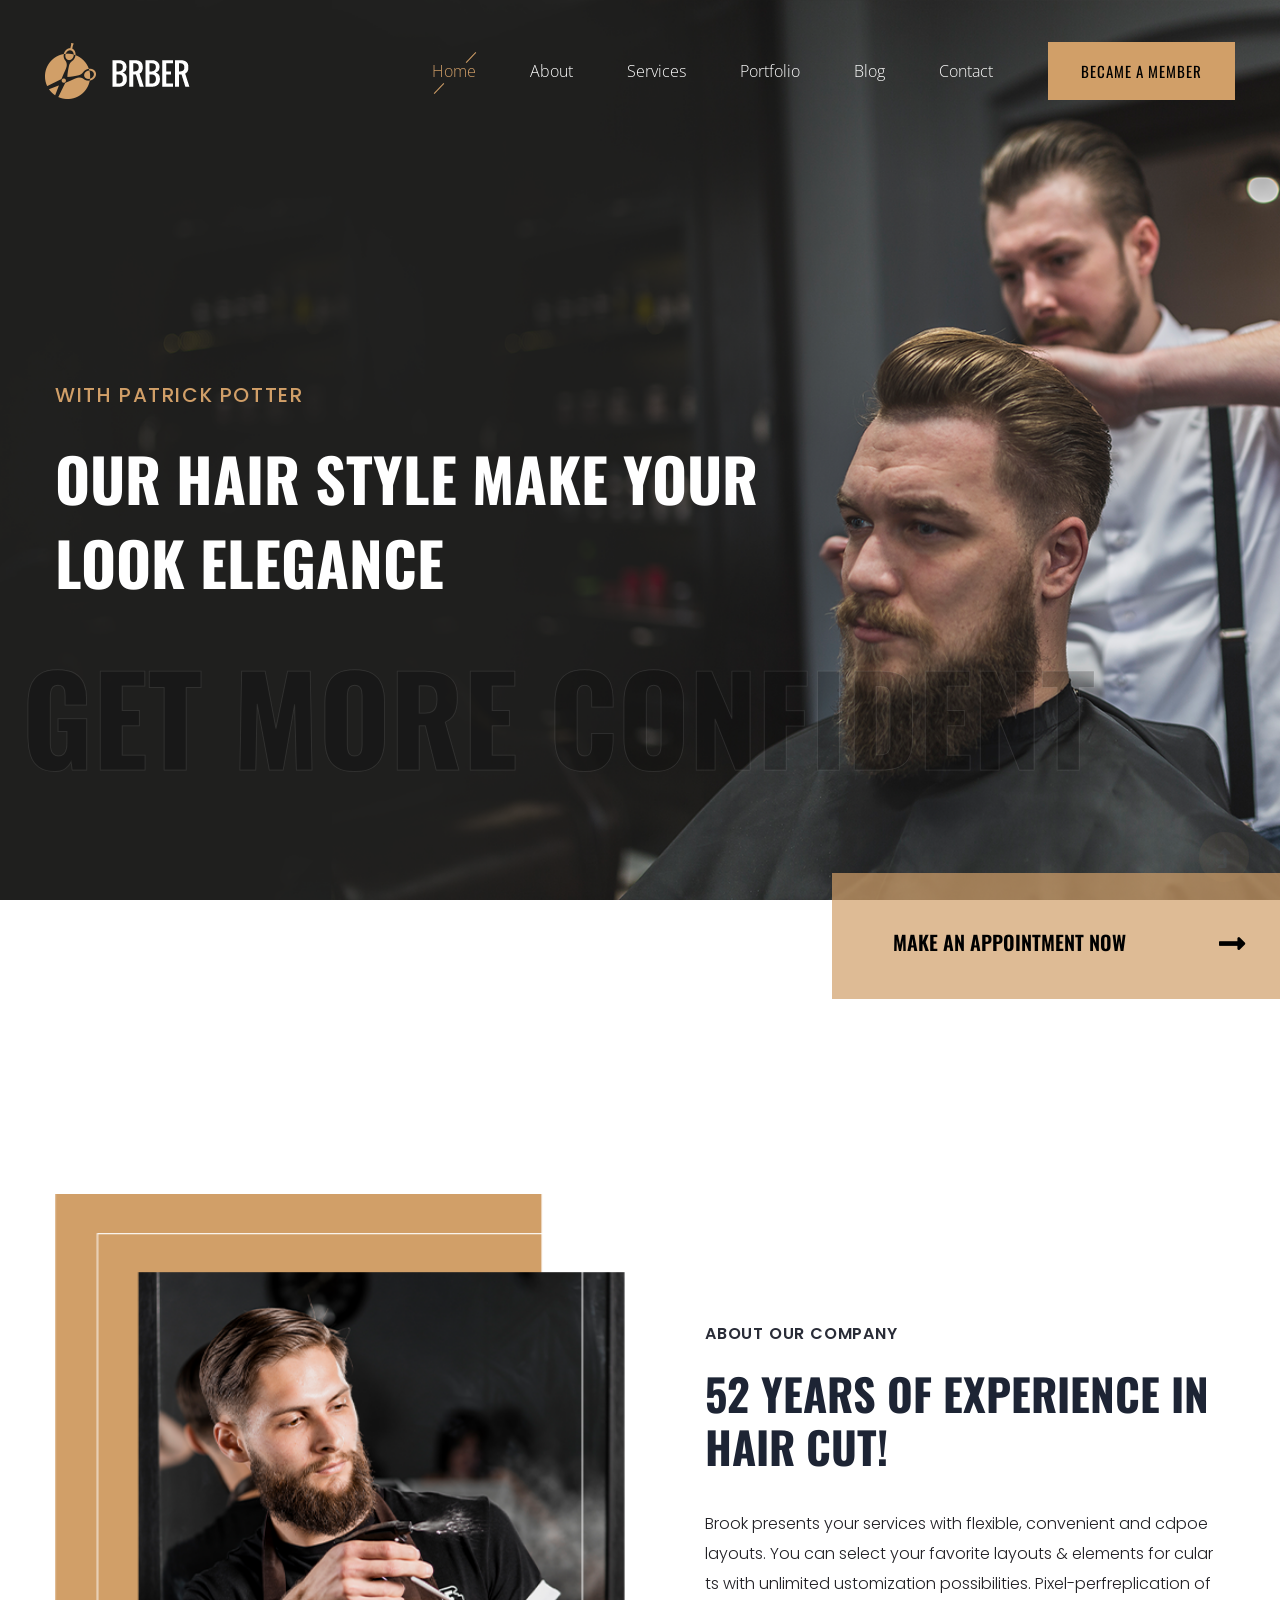
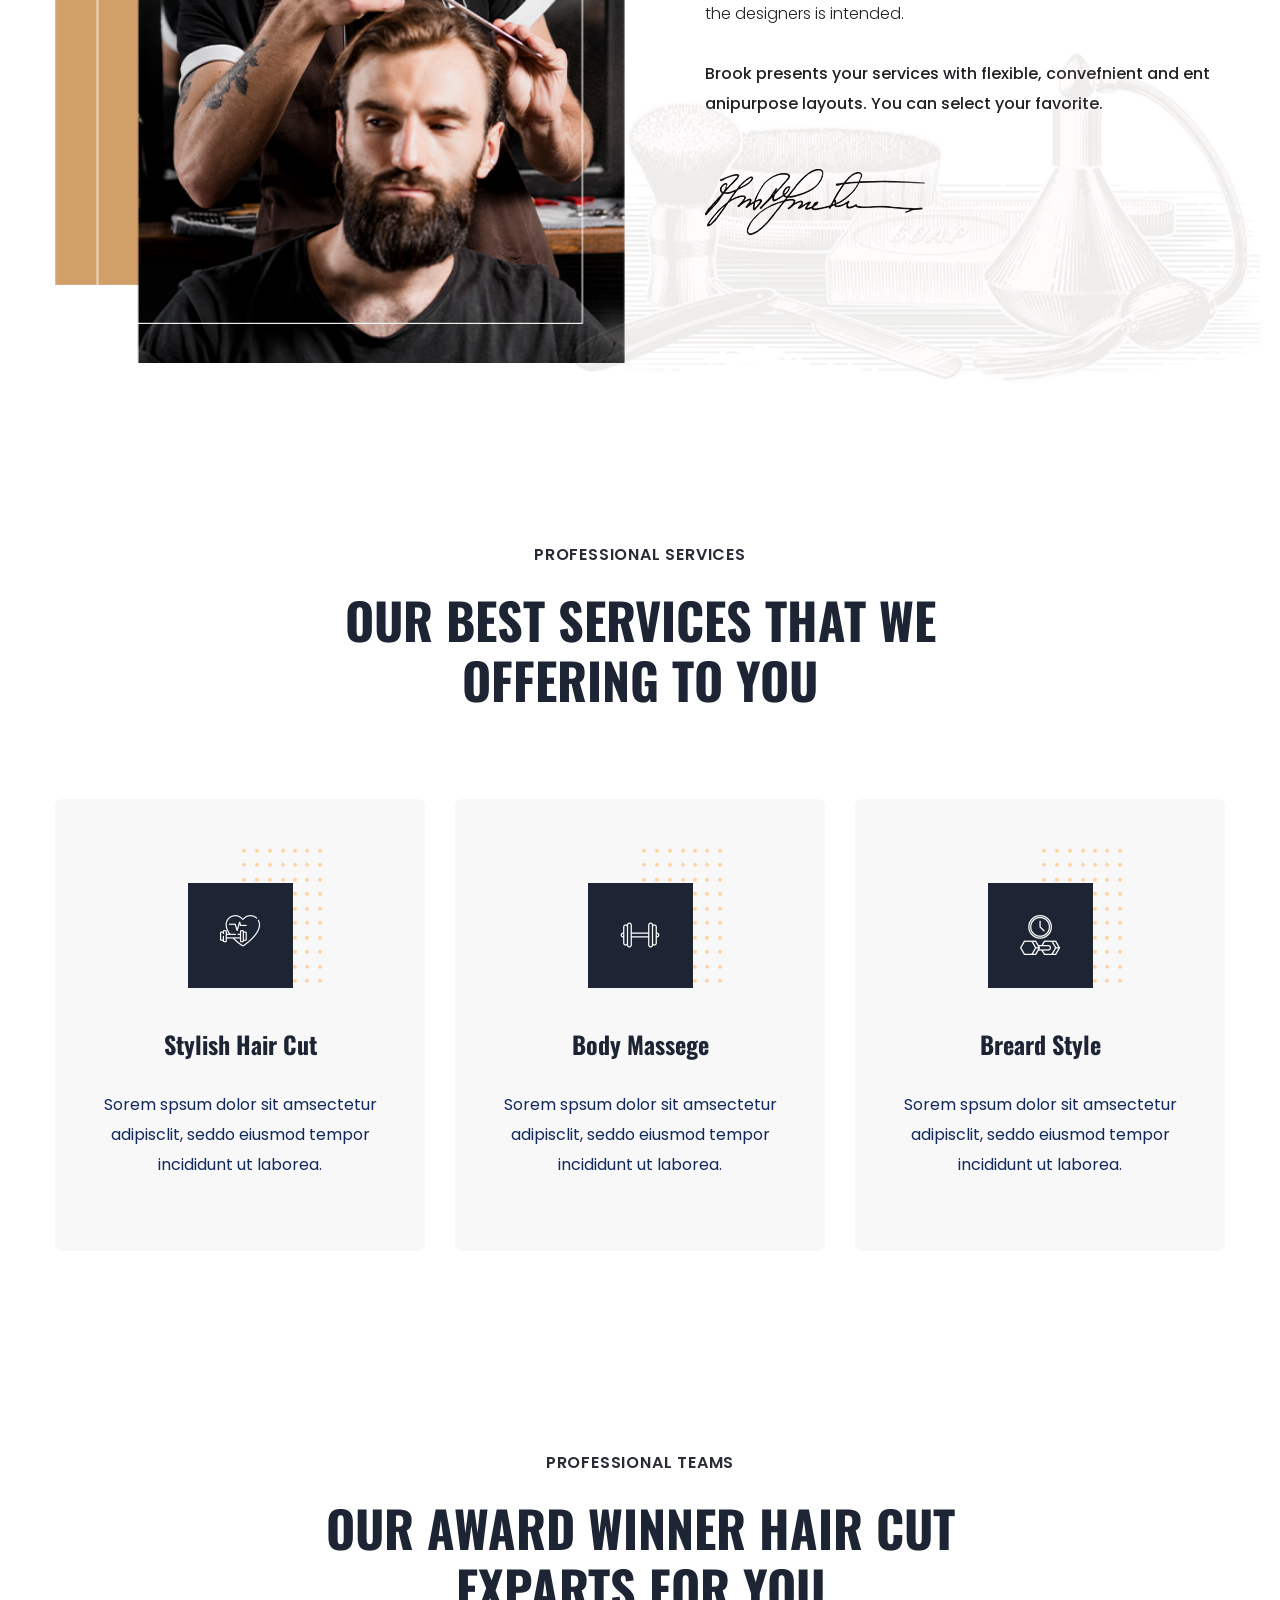
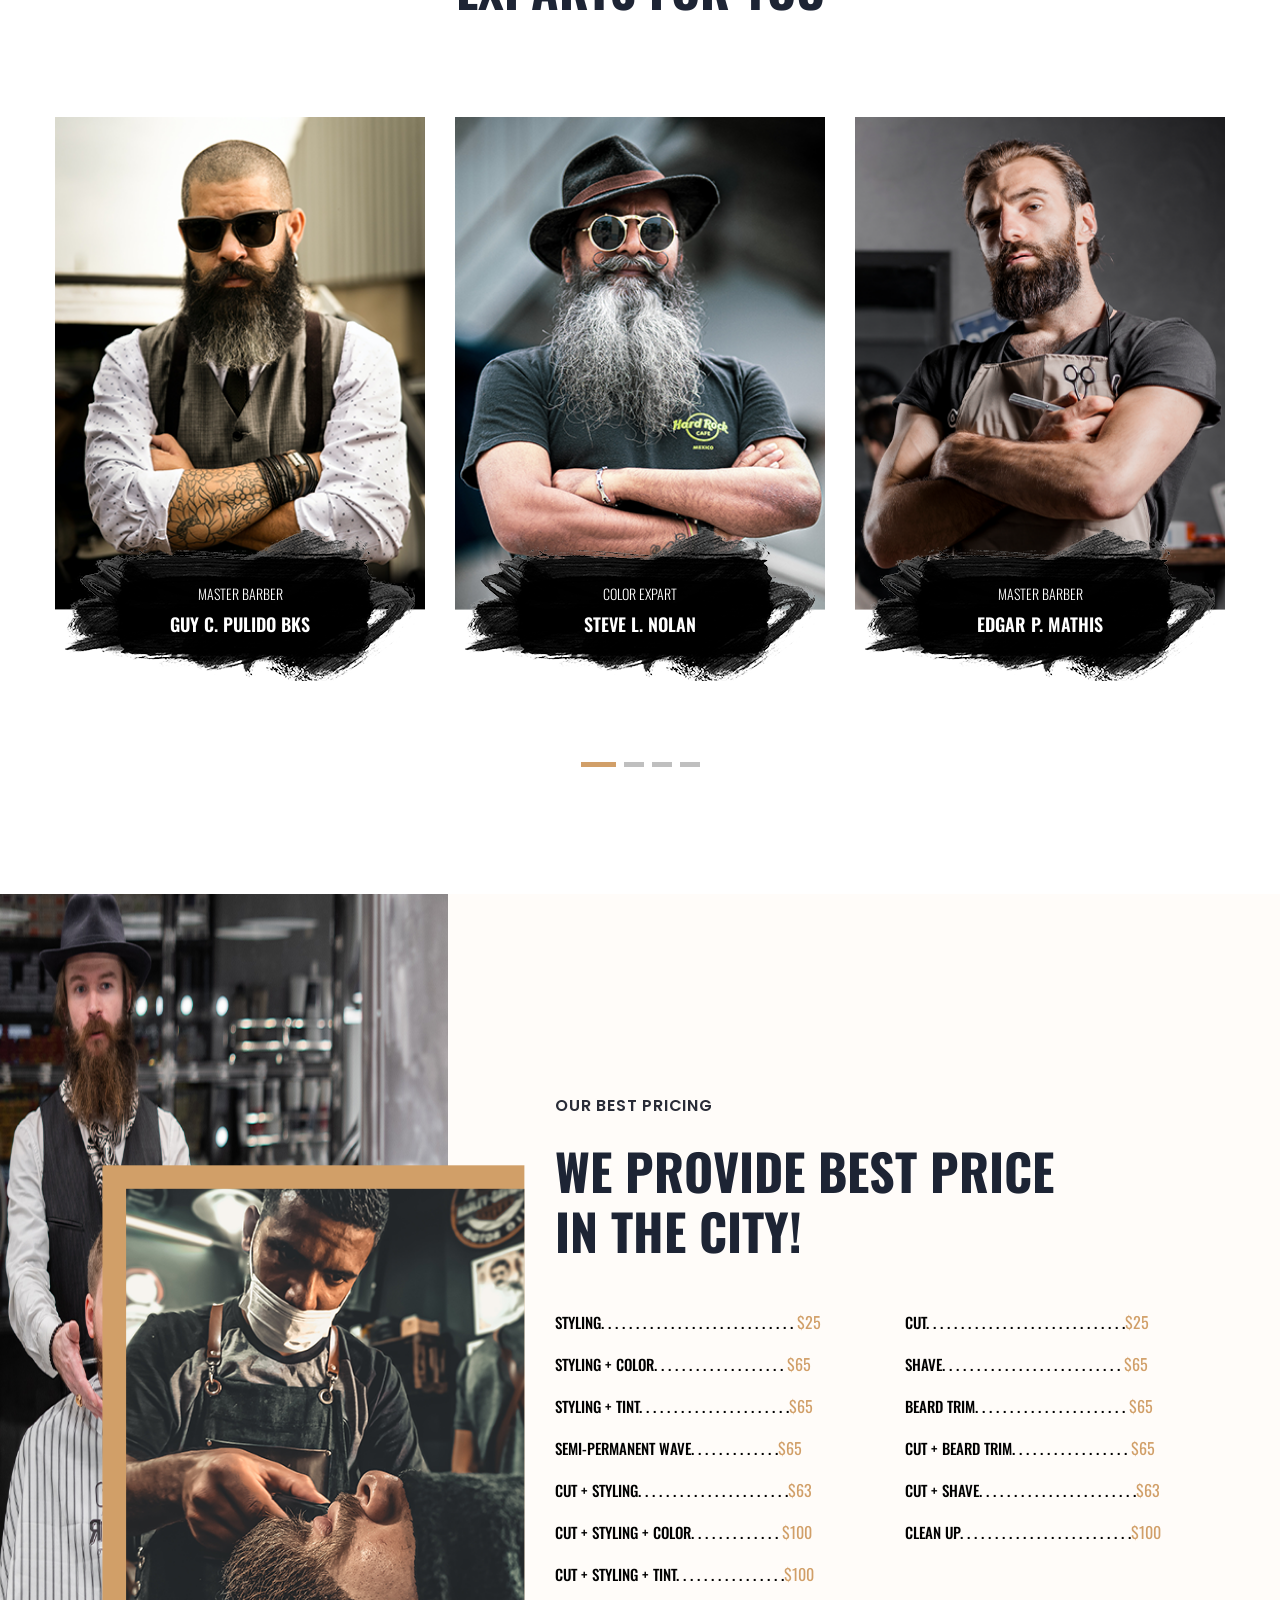
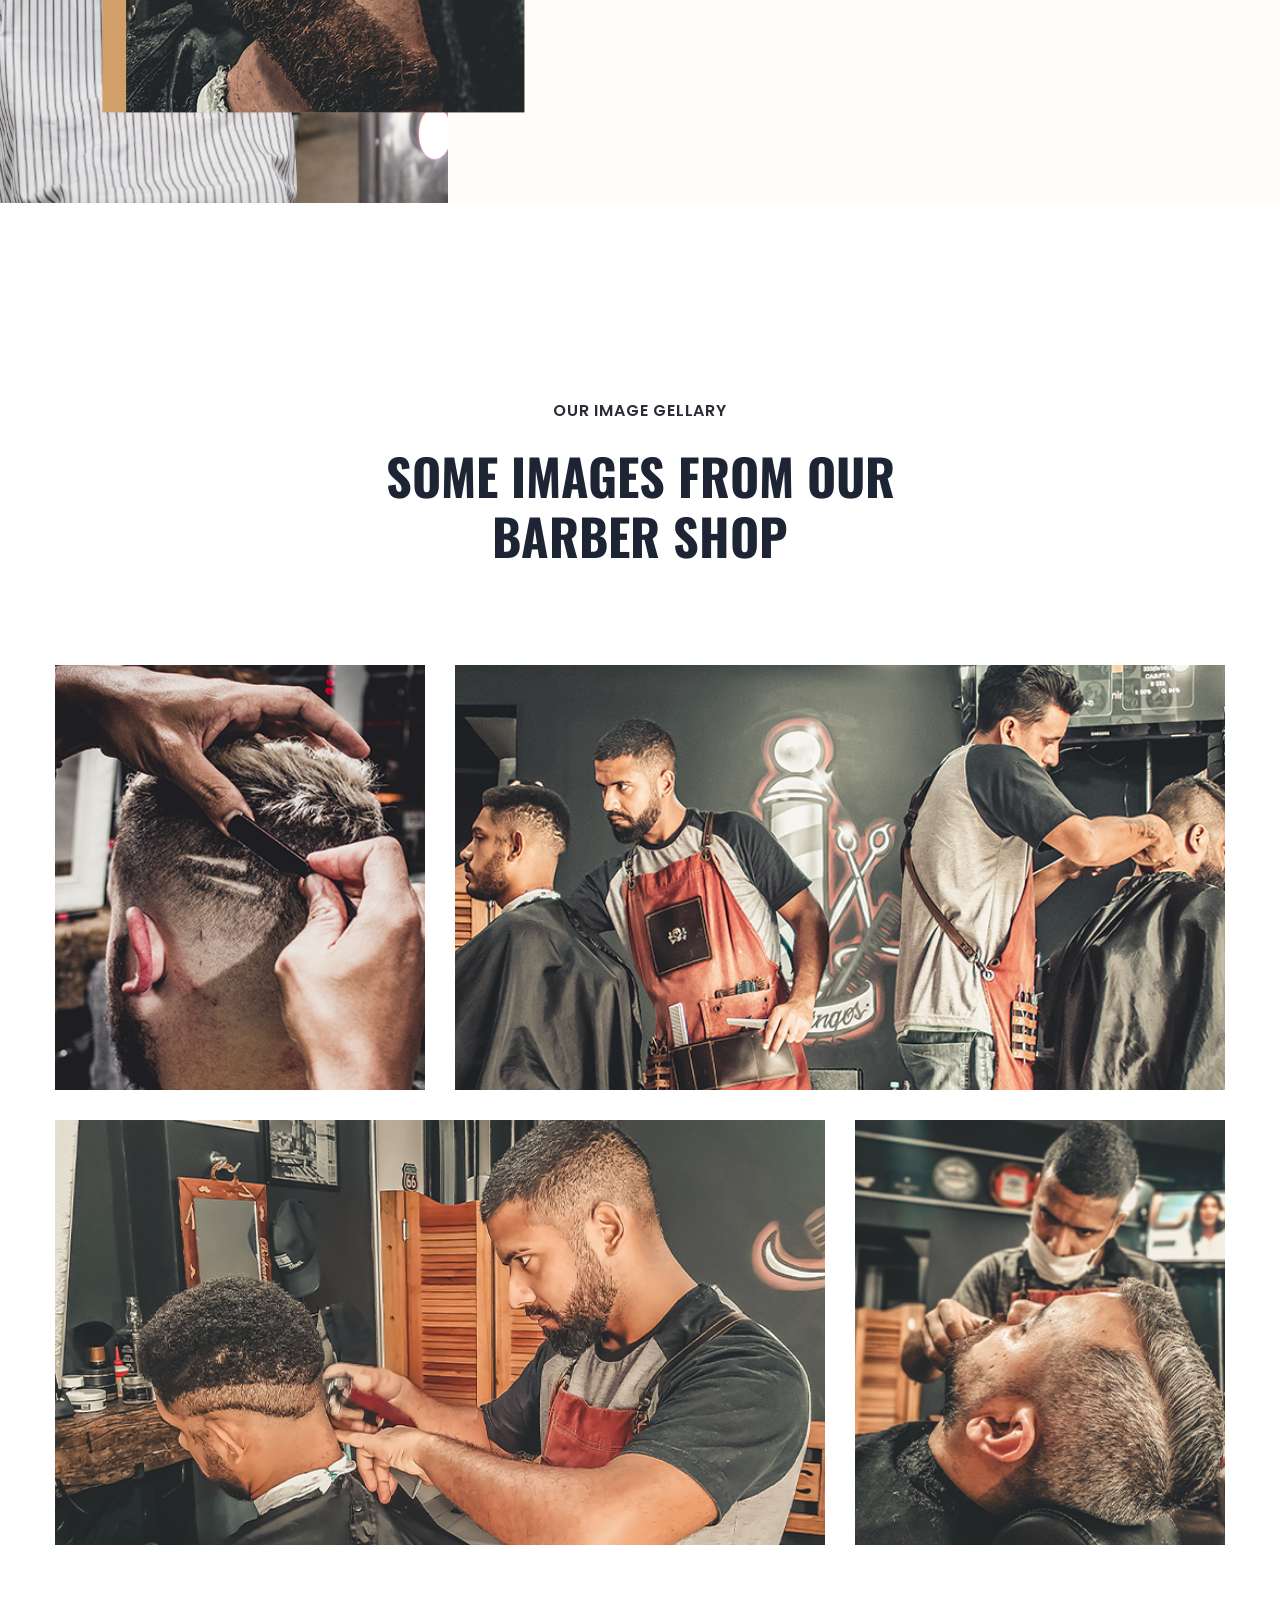
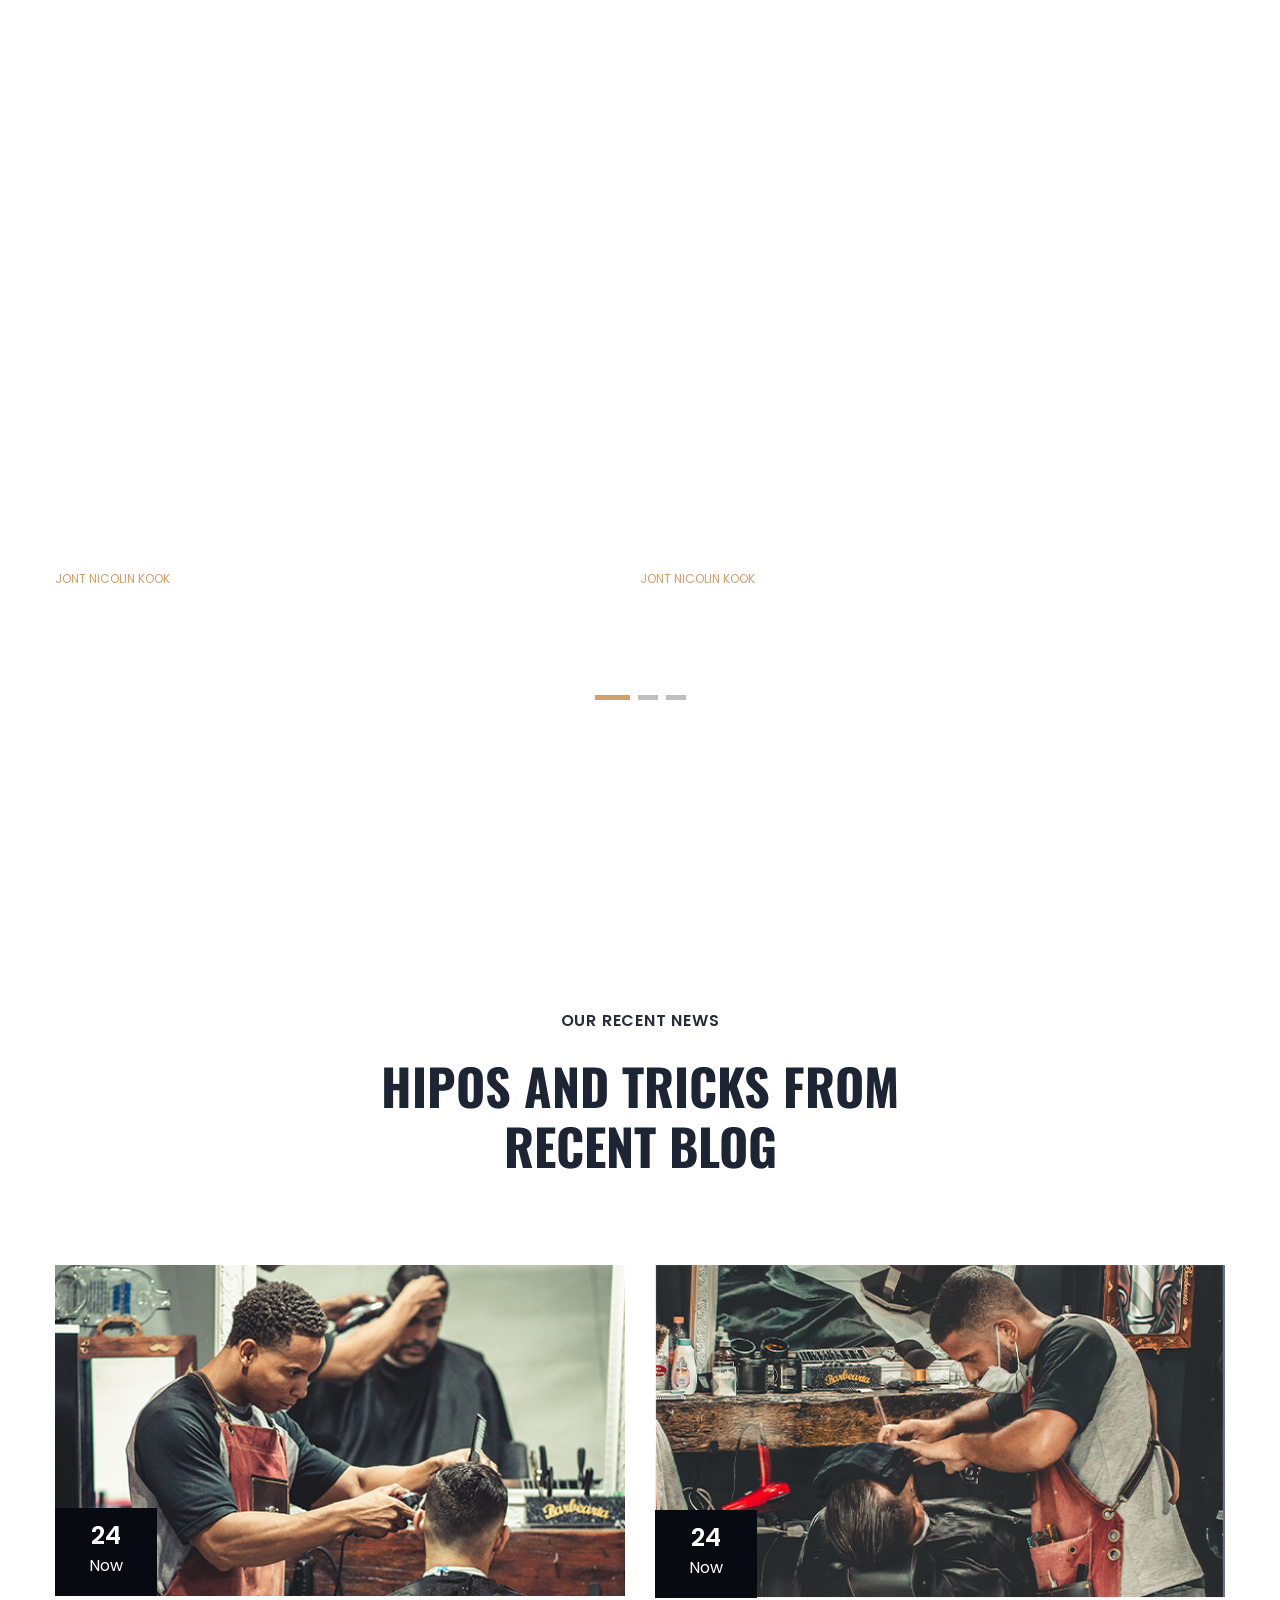
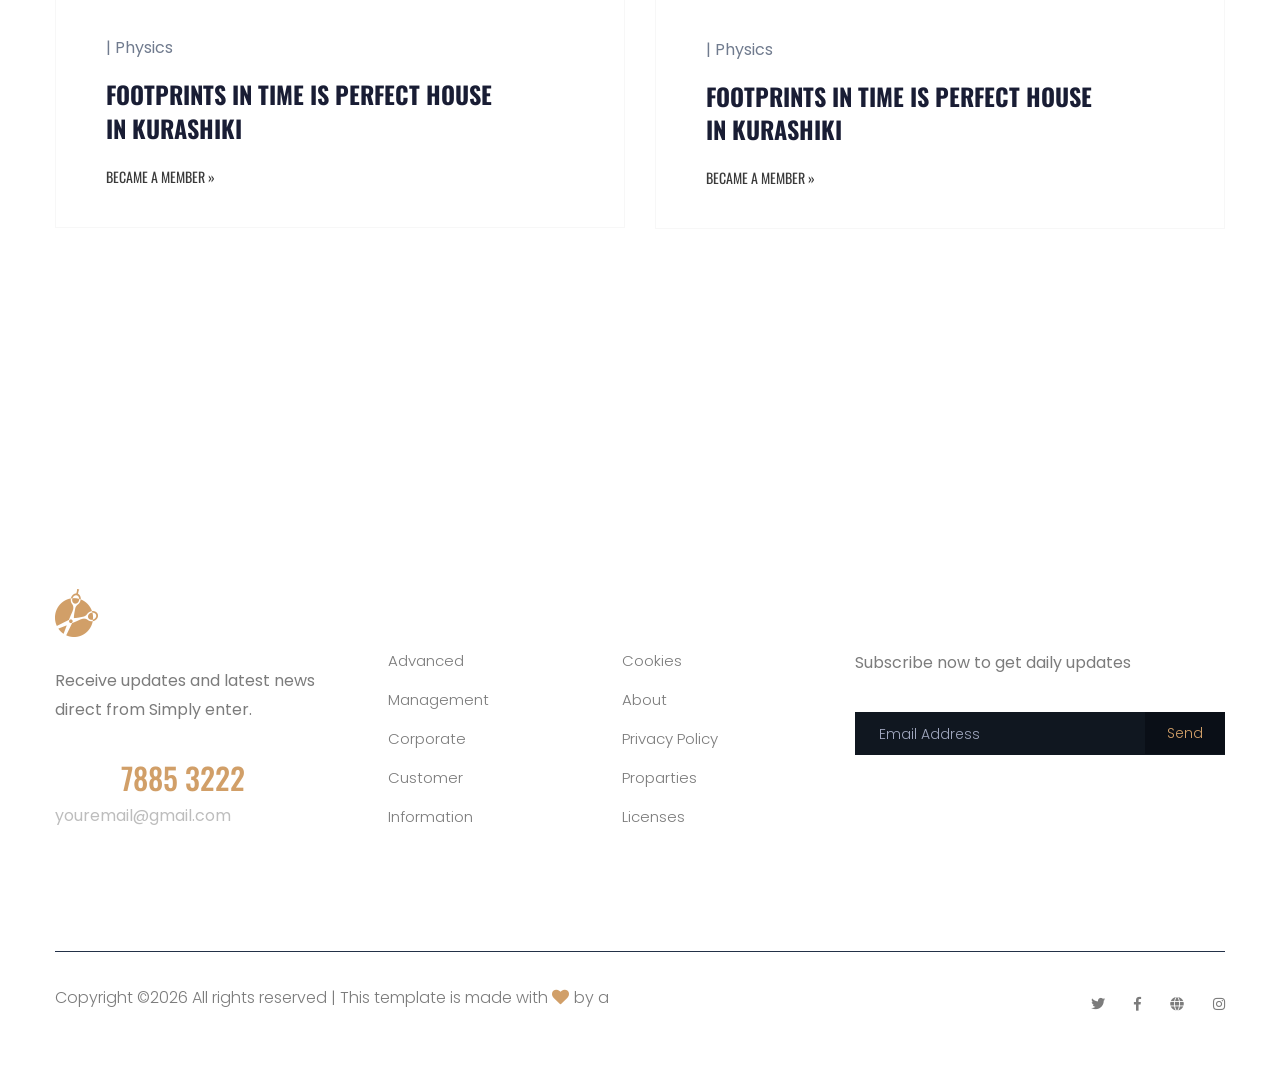
<file: index.html>
<!doctype html>
<html class="no-js" lang="zxx">
<head>
    <meta charset="utf-8">
    <meta http-equiv="x-ua-compatible" content="ie=edge">
    <title> Barber HTML-5 Template </title>
    <meta name="description" content="">
    <meta name="viewport" content="width=device-width, initial-scale=1">
    <link rel="manifest" href="site.webmanifest">
    <link rel="shortcut icon" type="image/x-icon" href="assets/img/favicon.ico">

	<!-- CSS here -->
	<link rel="stylesheet" href="assets/css/bootstrap.min.css">
	<link rel="stylesheet" href="assets/css/owl.carousel.min.css">
	<link rel="stylesheet" href="assets/css/slicknav.css">
    <link rel="stylesheet" href="assets/css/flaticon.css">
    <link rel="stylesheet" href="assets/css/gijgo.css">
    <link rel="stylesheet" href="assets/css/animate.min.css">
    <link rel="stylesheet" href="assets/css/animated-headline.css">
	<link rel="stylesheet" href="assets/css/magnific-popup.css">
	<link rel="stylesheet" href="assets/css/fontawesome-all.min.css">
	<link rel="stylesheet" href="assets/css/themify-icons.css">
	<link rel="stylesheet" href="assets/css/slick.css">
	<link rel="stylesheet" href="assets/css/nice-select.css">
	<link rel="stylesheet" href="assets/css/style.css">
</head>
<body>
    <!-- ? Preloader Start -->
    <div id="preloader-active">
        <div class="preloader d-flex align-items-center justify-content-center">
            <div class="preloader-inner position-relative">
                <div class="preloader-circle"></div>
                <div class="preloader-img pere-text">
                    <img src="assets/img/logo/loder.png" alt="">
                </div>
            </div>
        </div>
    </div>
    <!-- Preloader Start -->
    <header>
        <!--? Header Start -->
        <div class="header-area header-transparent pt-20">
            <div class="main-header header-sticky">
                <div class="container-fluid">
                    <div class="row align-items-center">
                        <!-- Logo -->
                        <div class="col-xl-2 col-lg-2 col-md-1">
                            <div class="logo">
                                <a href="index.html"><img src="assets/img/logo/logo.png" alt=""></a>
                            </div>
                        </div>
                        <div class="col-xl-10 col-lg-10 col-md-10">
                            <div class="menu-main d-flex align-items-center justify-content-end">
                                <!-- Main-menu -->
                                <div class="main-menu f-right d-none d-lg-block">
                                    <nav>
                                        <ul id="navigation">
                                            <li class="active"><a href="index.html">Home</a></li>
                                            <li><a href="about.html">About</a></li>
                                            <li><a href="services.html">Services</a></li>
                                            <li><a href="portfolio.html">Portfolio</a></li>
                                            <li><a href="blog.html">Blog</a>
                                                <ul class="submenu">
                                                    <li><a href="blog.html">Blog</a></li>
                                                    <li><a href="blog_details.html">Blog Details</a></li>
                                                    <li><a href="elements.html">Element</a></li>
                                                </ul>
                                            </li>
                                            <li><a href="contact.html">Contact</a></li>
                                        </ul>
                                    </nav>
                                </div>
                                <div class="header-right-btn f-right d-none d-lg-block ml-30">
                                    <a href="from.html" class="btn header-btn">became a member</a>
                                </div>
                            </div>
                        </div>   
                        <!-- Mobile Menu -->
                        <div class="col-12">
                            <div class="mobile_menu d-block d-lg-none"></div>
                        </div>
                    </div>
                </div>
            </div>
        </div>
        <!-- Header End -->
    </header>
    <main>
        <!--? slider Area Start-->
        <div class="slider-area position-relative fix">
            <div class="slider-active">
                <!-- Single Slider -->
                <div class="single-slider slider-height d-flex align-items-center">
                    <div class="container">
                        <div class="row">
                            <div class="col-xl-8 col-lg-9 col-md-11 col-sm-10">
                                <div class="hero__caption">
                                    <span data-animation="fadeInUp" data-delay="0.2s">with patrick potter</span>
                                    <h1 data-animation="fadeInUp" data-delay="0.5s">Our Hair Style make your look elegance</h1>
                                </div>
                            </div>
                        </div>
                    </div>          
                </div>
                <!-- Single Slider -->
                <div class="single-slider slider-height d-flex align-items-center">
                    <div class="container">
                        <div class="row">
                            <div class="col-xl-8 col-lg-9 col-md-11 col-sm-10">
                                <div class="hero__caption">
                                    <span data-animation="fadeInUp" data-delay="0.2s">with patrick potter</span>
                                    <h1 data-animation="fadeInUp" data-delay="0.5s">Our Hair Style make your look elegance</h1>
                                </div>
                            </div>
                        </div>
                    </div>          
                </div>
            </div>
            <!-- stroke Text -->
            <div class="stock-text">
                <h2>Get More confident</h2>
                <h2>Get More confident</h2>
            </div>
             <!-- Arrow -->
             <div class="thumb-content-box">
                <div class="thumb-content">
                    <h3>make an appointment now</h3>
                    <a href="#"> <i class="fas fa-long-arrow-alt-right"></i></a>
                </div>
            </div>
        </div>
        <!-- slider Area End-->
        <!--? About Area Start -->
        <section class="about-area section-padding30 position-relative">
            <div class="container">
                <div class="row align-items-center">
                    <div class="col-lg-6 col-md-11">
                        <!-- about-img -->
                        <div class="about-img ">
                            <img src="assets/img/gallery/about.png" alt="">
                        </div>
                    </div>
                    <div class="col-lg-6 col-md-12">
                        <div class="about-caption">
                            <!-- Section Tittle -->
                            <div class="section-tittle section-tittle3 mb-35">
                                <span>About Our company</span>
                                <h2>52 Years Of Experience In Hair cut!</h2>
                            </div>
                            <p class="mb-30 pera-bottom">Brook presents your services with flexible, convenient and cdpoe layouts. You can select your favorite layouts & elements for cular ts with unlimited ustomization possibilities. Pixel-perfreplication of the designers is intended.</p>
                            <p class="pera-top mb-50">Brook presents your services with flexible, convefnient and ent anipurpose layouts. You can select your favorite.</p>
                            <img src="assets/img/gallery/signature.png" alt="">
                        </div>
                    </div>
                </div>
            </div>
            <!-- About Shape -->
            <div class="about-shape">
                <img src="assets/img/gallery/about-shape.png" alt="">
            </div>
        </section>
        <!-- About-2 Area End -->
        <!--? Services Area Start -->
        <section class="service-area pb-170">
            <div class="container">
                <!-- Section Tittle -->
                <div class="row d-flex justify-content-center">
                    <div class="col-xl-7 col-lg-8 col-md-11 col-sm-11">
                        <div class="section-tittle text-center mb-90">
                            <span>Professional Services</span>
                            <h2>Our Best services that  we offering to you</h2>
                        </div>
                    </div>
                </div>
                <!-- Section caption -->
                <div class="row">
                    <div class="col-xl-4 col-lg-4 col-md-6">
                        <div class="services-caption text-center mb-30">
                            <div class="service-icon">
                                <i class="flaticon-healthcare-and-medical"></i>
                            </div> 
                            <div class="service-cap">
                                <h4><a href="#">Stylish Hair Cut</a></h4>
                                <p>Sorem spsum dolor sit amsectetur adipisclit, seddo eiusmod tempor incididunt ut laborea.</p>
                            </div>
                        </div>
                    </div>
                    <div class="col-xl-4 col-lg-4 col-md-6">
                        <div class="services-caption active text-center mb-30">
                            <div class="service-icon">
                                <i class="flaticon-fitness"></i>
                            </div> 
                            <div class="service-cap">
                                <h4><a href="#">Body Massege</a></h4>
                                <p>Sorem spsum dolor sit amsectetur adipisclit, seddo eiusmod tempor incididunt ut laborea.</p>
                            </div>
                        </div>
                    </div> 
                    <div class="col-xl-4 col-lg-4 col-md-6">
                        <div class="services-caption text-center mb-30">
                            <div class="service-icon">
                                <i class="flaticon-clock"></i>
                            </div> 
                            <div class="service-cap">
                                <h4><a href="#">Breard Style</a></h4>
                                <p>Sorem spsum dolor sit amsectetur adipisclit, seddo eiusmod tempor incididunt ut laborea.</p>
                            </div>
                        </div>
                    </div>
                </div>
            </div>
        </section>
        <!-- Services Area End -->
        <!--? Team Start -->
        <div class="team-area pb-180">
            <div class="container">
                <!-- Section Tittle -->
                <div class="row justify-content-center">
                    <div class="col-xl-8 col-lg-8 col-md-11 col-sm-11">
                        <div class="section-tittle text-center mb-100">
                            <span>Professional Teams</span>
                            <h2>Our award winner hair cut exparts for you</h2>
                        </div>
                    </div>
                </div>
                <div class="row team-active dot-style">
                    <!-- single Tem -->
                    <div class="col-xl-4 col-lg-4 col-md-6 col-sm-">
                        <div class="single-team mb-80 text-center">
                            <div class="team-img">
                                <img src="assets/img/gallery/team1.png" alt="">
                            </div>
                            <div class="team-caption">
                                <span>Master Barber</span>
                                <h3><a href="#">Guy C. Pulido bks</a></h3>
                            </div>
                        </div>
                    </div>
                    <div class="col-xl-4 col-lg-4 col-md-6 col-sm-">
                        <div class="single-team mb-80 text-center">
                            <div class="team-img">
                                <img src="assets/img/gallery/team2.png" alt="">
                            </div>
                            <div class="team-caption">
                                <span>Color Expart</span>
                                <h3><a href="#">Steve L. Nolan</a></h3>
                            </div>
                        </div>
                    </div>
                    <div class="col-xl-4 col-lg-4 col-md-6 col-sm-">
                        <div class="single-team mb-80 text-center">
                            <div class="team-img">
                                <img src="assets/img/gallery/team3.png" alt="">
                            </div>
                            <div class="team-caption">
                                <span>Master Barber</span>
                                <h3><a href="#">Edgar P. Mathis</a></h3>
                            </div>
                        </div>
                    </div>
                    <div class="col-xl-4 col-lg-4 col-md-6 col-sm-">
                        <div class="single-team mb-80 text-center">
                            <div class="team-img">
                                <img src="assets/img/gallery/team2.png" alt="">
                            </div>
                            <div class="team-caption">
                                <span>Master Barber</span>
                                <h3><a href="#">Edgar P. Mathis</a></h3>
                            </div>
                        </div>
                    </div>
                </div>
            </div>
        </div>
        <!-- Team End -->
        <!-- Best Pricing Area Start -->
        <div class="best-pricing section-padding2 position-relative">
            <div class="container">
                <div class="row justify-content-end">
                    <div class="col-xl-7 col-lg-7">
                        <div class="section-tittle mb-50">
                            <span>Our Best Pricing</span>
                            <h2>We provide best price<br> in the city!</h2>
                        </div>
                        <!-- Pricing  -->
                        <div class="row">
                            <div class="col-lg-6 col-md-6 col-sm-6">
                                <div class="pricing-list">
                                    <ul>
                                        <li>Styling. . . . . . . . . . . . . . . . . . . . . . . . . . . . <span>$25</span></li>
                                        <li>Styling + Color. . . . . . . . . . . . . . . . . . . <span>$65</span></li>
                                        <li>Styling + Tint. . . . . . . . . . . . . . . . . . . . . .<span>$65</span></li>
                                        <li>  Semi-permanent wave. . . . . . . . . . . . .<span>$65</span></li>
                                        <li> Cut + Styling. . . . . . . . . . . . . . . . . . . . . .<span>$63</span></li>
                                        <li> Cut + Styling + Color. . . . . . . . . . . . . <span>$100</span></li>
                                        <li> Cut + Styling + Tint. . . . . . . . . . . . . . . .<span>$100</span></li>
                                    </ul>
                                </div>
                            </div>
                            <div class="col-lg-6 col-md-6 col-sm-6">
                                <div class="pricing-list">
                                    <ul>
                                        <li>Cut. . . . . . . . . . . . . . . . . . . . . . . . . . . . .<span>$25</span></li>
                                        <li>Shave. . . . . . . . . . . . . . . . . . . . . . . . . . <span>$65</span></li>
                                        <li>Beard trim. . . . . . . . . . . . . . . . . . . . . .  <span>$65</span></li>
                                        <li>Cut + beard trim. . . . . . . . . . . . . . . . .  <span>$65</span></li>
                                        <li>Cut + shave. . . . . . . . . . . . . . . . . . . . . . .<span>$63</span></li>
                                        <li>Clean up. . . . . . . . . . . . . . . . . . . . . . . . .<span>$100</span></li>
                                    </ul>
                                </div>
                            </div>
                        </div>
                    </div>
                </div>
            </div>
            <!-- pricing img -->
            <div class="pricing-img">
                <img class="pricing-img1" src="assets/img/gallery/pricing1.png" alt="">
                <img class="pricing-img2" src="assets/img/gallery/pricing2.png" alt="">
            </div>
        </div>
        <!-- Best Pricing Area End -->
        <!--? Gallery Area Start -->
        <div class="gallery-area section-padding30">
            <div class="container">
                <!-- Section Tittle -->
                <div class="row justify-content-center">
                    <div class="col-xl-6 col-lg-7 col-md-9 col-sm-10">
                        <div class="section-tittle text-center mb-100">
                            <span>our image gellary</span>
                            <h2>some images from our barber shop</h2>
                        </div>
                    </div>
                </div>
                <div class="row">
                    <div class="col-lg-4 col-md-6 col-sm-6">
                        <div class="box snake mb-30">
                            <div class="gallery-img " style="background-image: url(assets/img/gallery/gallery1.png);"></div>
                            <div class="overlay"></div>
                        </div>
                    </div>
                    <div class="col-lg-8 col-md-6 col-sm-6">
                        <div class="box snake mb-30">
                            <div class="gallery-img " style="background-image: url(assets/img/gallery/gallery2.png);"></div>
                            <div class="overlay"></div>
                        </div>
                    </div>
                    <div class="col-lg-8 col-md-6 col-sm-6">
                        <div class="box snake mb-30">
                            <div class="gallery-img " style="background-image: url(assets/img/gallery/gallery3.png);"></div>
                            <div class="overlay"></div>
                        </div>
                    </div>
                    <div class="col-lg-4 col-md-6 col-sm-6">
                        <div class="box snake mb-30">
                            <div class="gallery-img " style="background-image: url(assets/img/gallery/gallery4.png);"></div>
                            <div class="overlay"></div>
                        </div>
                    </div>
                </div>
            </div>
        </div>
        <!-- Gallery Area End -->
        <!-- Cut Details Start -->
        <div class="cut-details section-bg section-padding2" data-background="assets/img/gallery/section_bg02.png">
           <div class="container">
            <div class="cut-active dot-style">
                <div class="single-cut">
                    <div class="cut-icon mb-20">
                        <svg xmlns="http://www.w3.org/2000/svg" xmlns:xlink="http://www.w3.org/1999/xlink" width="50px" height="50px">
                            <image  x="0px" y="0px" width="50px" height="50px"  xlink:href="[data-uri]" />
                        </svg>
                    </div>
                    <div class="cut-descriptions">
                        <p>Vestibulum varius, velit sit amet tempor efficitur, ligula mi lacinia libero, vehicula dui nisi eget purus. Integer cursus nibh non risus maximus dictum. Suspendis.</p>
                        <span>JONT NICOLIN KOOK</span>
                    </div>
                </div>
                <div class="single-cut">
                    <div class="cut-icon mb-20">
                        <svg xmlns="http://www.w3.org/2000/svg" xmlns:xlink="http://www.w3.org/1999/xlink" width="50px" height="50px">
                            <image  x="0px" y="0px" width="50px" height="50px"  xlink:href="[data-uri]" />
                        </svg>
                    </div>
                    <div class="cut-descriptions">
                        <p>Vestibulum varius, velit sit amet tempor efficitur, ligula mi lacinia libero, vehicula dui nisi eget purus. Integer cursus nibh non risus maximus dictum. Suspendis.</p>
                        <span>JONT NICOLIN KOOK</span>
                    </div>
                </div>
                <div class="single-cut">
                    <div class="cut-icon mb-20">
                        <svg xmlns="http://www.w3.org/2000/svg" xmlns:xlink="http://www.w3.org/1999/xlink" width="50px" height="50px">
                            <image  x="0px" y="0px" width="50px" height="50px"  xlink:href="[data-uri]" />
                        </svg>
                    </div>
                    <div class="cut-descriptions">
                        <p>Vestibulum varius, velit sit amet tempor efficitur, ligula mi lacinia libero, vehicula dui nisi eget purus. Integer cursus nibh non risus maximus dictum. Suspendis.</p>
                        <span>JONT NICOLIN KOOK</span>
                    </div>
                </div>
            </div>
           </div>
        </div>
        <!-- Cut Details End -->
        <!--? Blog Area Start -->
        <section class="home-blog-area section-padding30">
            <div class="container">
                <!-- Section Tittle -->
                <div class="row justify-content-center">
                    <div class="col-xl-6 col-lg-7 col-md-10 col-sm-10">
                        <div class="section-tittle text-center mb-90">
                            <span>our recent news</span>
                            <h2>Hipos and tricks from recent blog</h2>
                        </div>
                    </div>
                </div>
                <div class="row">
                    <div class="col-xl-6 col-lg-6 col-md-6">
                        <div class="home-blog-single mb-30">
                            <div class="blog-img-cap">
                                <div class="blog-img">
                                    <img src="assets/img/gallery/home-blog1.png" alt="">
                                    <!-- Blog date -->
                                    <div class="blog-date text-center">
                                        <span>24</span>
                                        <p>Now</p>
                                    </div>
                                </div>
                                <div class="blog-cap">
                                    <p>|   Physics</p>
                                    <h3><a href="blog_details.html">Footprints in Time is perfect House in Kurashiki</a></h3>
                                    <a href="blog_details.html" class="more-btn">became a member »</a>
                                </div>
                            </div>
                        </div>
                    </div>
                    <div class="col-xl-6 col-lg-6 col-md-6">
                        <div class="home-blog-single mb-30">
                            <div class="blog-img-cap">
                                <div class="blog-img">
                                    <img src="assets/img/gallery/home-blog2.png" alt="">
                                    <!-- Blog date -->
                                    <div class="blog-date text-center">
                                        <span>24</span>
                                        <p>Now</p>
                                    </div>
                                </div>
                                <div class="blog-cap">
                                    <p>|   Physics</p>
                                    <h3><a href="blog_details.html">Footprints in Time is perfect House in Kurashiki</a></h3>
                                    <a href="blog_details.html" class="more-btn">became a member »</a>
                                </div>
                            </div>
                        </div>
                    </div>
                </div>
            </div>
        </section>
        <!-- Blog Area End -->
    </main>
    <footer>
        <!--? Footer Start-->
        <div class="footer-area section-bg" data-background="assets/img/gallery/footer_bg.png">
            <div class="container">
                <div class="footer-top footer-padding">
                    <div class="row d-flex justify-content-between">
                        <div class="col-xl-3 col-lg-4 col-md-5 col-sm-8">
                            <div class="single-footer-caption mb-50">
                                <!-- logo -->
                                <div class="footer-logo">
                                    <a href="index.html"><img src="assets/img/logo/logo2_footer.png" alt=""></a>
                                </div>
                                <div class="footer-tittle">
                                    <div class="footer-pera">
                                        <p class="info1">Receive updates and latest news direct from Simply enter.</p>
                                    </div>
                                </div>
                                <div class="footer-number">
                                    <h4><span>+564 </span>7885 3222</h4>
                                    <p>youremail@gmail.com</p>
                                </div>
                            </div>
                        </div>
                        <div class="col-xl-2 col-lg-2 col-md-3 col-sm-5">
                            <div class="single-footer-caption mb-50">
                                <div class="footer-tittle">
                                    <h4>Location </h4>
                                    <ul>
                                        <li><a href="#">Advanced</a></li>
                                        <li><a href="#"> Management</a></li>
                                        <li><a href="#">Corporate</a></li>
                                        <li><a href="#">Customer</a></li>
                                        <li><a href="#">Information</a></li>
                                    </ul>
                                </div>
                            </div>
                        </div>
                        <div class="col-xl-2 col-lg-2 col-md-3 col-sm-5">
                            <div class="single-footer-caption mb-50">
                                <div class="footer-tittle">
                                    <h4>Explore</h4>
                                    <ul>
                                        <li><a href="#">Cookies</a></li>
                                        <li><a href="#">About</a></li>
                                        <li><a href="#">Privacy Policy</a></li>
                                        <li><a href="#">Proparties</a></li>
                                        <li><a href="#">Licenses</a></li>
                                    </ul>
                                </div>
                            </div>
                        </div>
                        <div class="col-xl-4 col-lg-4 col-md-6 col-sm-8">
                            <div class="single-footer-caption mb-50">
                                <div class="footer-tittle">
                                    <h4>Location</h4>
                                    <div class="footer-pera">
                                        <p class="info1">Subscribe now to get daily updates</p>
                                    </div>
                                </div>
                                <!-- Form -->
                                <div class="footer-form">
                                    <div id="mc_embed_signup">
                                        <form target="_blank" action="https://spondonit.us12.list-manage.com/subscribe/post?u=1462626880ade1ac87bd9c93a&amp;id=92a4423d01" method="get" class="subscribe_form relative mail_part" novalidate="true">
                                            <input type="email" name="EMAIL" id="newsletter-form-email" placeholder=" Email Address " class="placeholder hide-on-focus" onfocus="this.placeholder = ''" onblur="this.placeholder = 'Your email address'">
                                            <div class="form-icon">
                                                <button type="submit" name="submit" id="newsletter-submit" class="email_icon newsletter-submit button-contactForm">Send</button>
                                            </div>
                                            <div class="mt-10 info"></div>
                                        </form>
                                    </div>
                                </div>
                            </div>
                        </div>
                    </div>
                </div>
                <div class="footer-bottom">
                    <div class="row d-flex justify-content-between align-items-center">
                        <div class="col-xl-9 col-lg-8">
                            <div class="footer-copy-right">
                                <p>
  Copyright &copy;<script>document.write(new Date().getFullYear());</script> All rights reserved | This template is made with <i class="fa fa-heart" aria-hidden="true"></i> by a
  <!-- Link back to Colorlib can't be removed. Template is licensed under CC BY 3.0. --></p>
                            </div>
                        </div>
                        <div class="col-xl-3 col-lg-4">
                            <!-- Footer Social -->
                            <div class="footer-social f-right">
                                <a href="#"><i class="fab fa-twitter"></i></a>
                                <a href="https://www.facebook.com/sai4ull"><i class="fab fa-facebook-f"></i></a>
                                <a href="#"><i class="fas fa-globe"></i></a>
                                <a href="#"><i class="fab fa-instagram"></i></a>
                            </div>
                        </div>
                    </div>
                </div>
            </div>
        </div>
        <!-- Footer End-->
    </footer>
    <!-- Scroll Up -->
    <div id="back-top" >
        <a title="Go to Top" href="#"> <i class="fas fa-level-up-alt"></i></a>
    </div>

    <!-- JS here -->

    <script src="./assets/js/vendor/modernizr-3.5.0.min.js"></script>
    <!-- Jquery, Popper, Bootstrap -->
    <script src="./assets/js/vendor/jquery-1.12.4.min.js"></script>
    <script src="./assets/js/popper.min.js"></script>
    <script src="./assets/js/bootstrap.min.js"></script>
    <!-- Jquery Mobile Menu -->
    <script src="./assets/js/jquery.slicknav.min.js"></script>

    <!-- Jquery Slick , Owl-Carousel Plugins -->
    <script src="./assets/js/owl.carousel.min.js"></script>
    <script src="./assets/js/slick.min.js"></script>
    <!-- One Page, Animated-HeadLin -->
    <script src="./assets/js/wow.min.js"></script>
    <script src="./assets/js/animated.headline.js"></script>
    <script src="./assets/js/jquery.magnific-popup.js"></script>

    <!-- Date Picker -->
    <script src="./assets/js/gijgo.min.js"></script>
    <!-- Nice-select, sticky -->
    <script src="./assets/js/jquery.nice-select.min.js"></script>
    <script src="./assets/js/jquery.sticky.js"></script>
    
    <!-- counter , waypoint,Hover Direction -->
    <script src="./assets/js/jquery.counterup.min.js"></script>
    <script src="./assets/js/waypoints.min.js"></script>
    <script src="./assets/js/jquery.countdown.min.js"></script>
    <script src="./assets/js/hover-direction-snake.min.js"></script>

    <!-- contact js -->
    <script src="./assets/js/contact.js"></script>
    <script src="./assets/js/jquery.form.js"></script>
    <script src="./assets/js/jquery.validate.min.js"></script>
    <script src="./assets/js/mail-script.js"></script>
    <script src="./assets/js/jquery.ajaxchimp.min.js"></script>
    
    <!-- Jquery Plugins, main Jquery -->	
    <script src="./assets/js/plugins.js"></script>
    <script src="./assets/js/main.js"></script>
    
    </body>
</html>
</file>
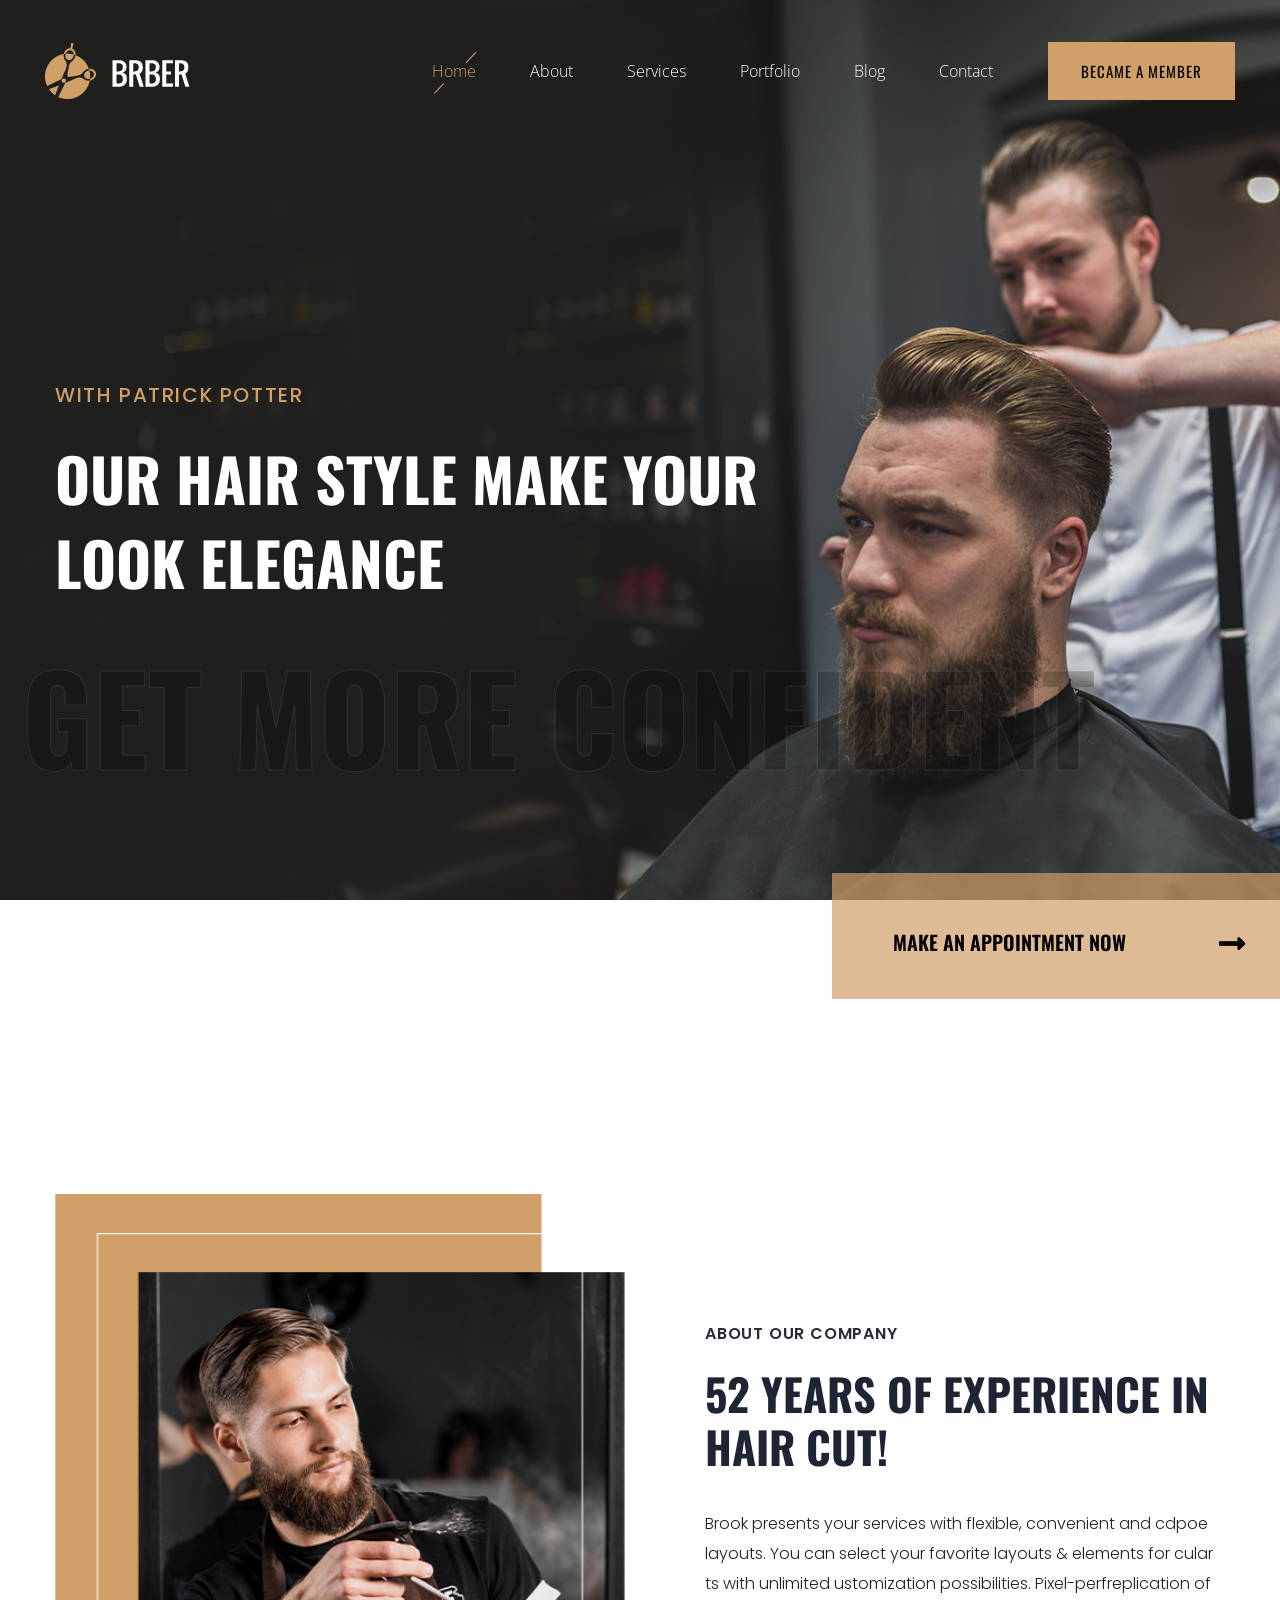
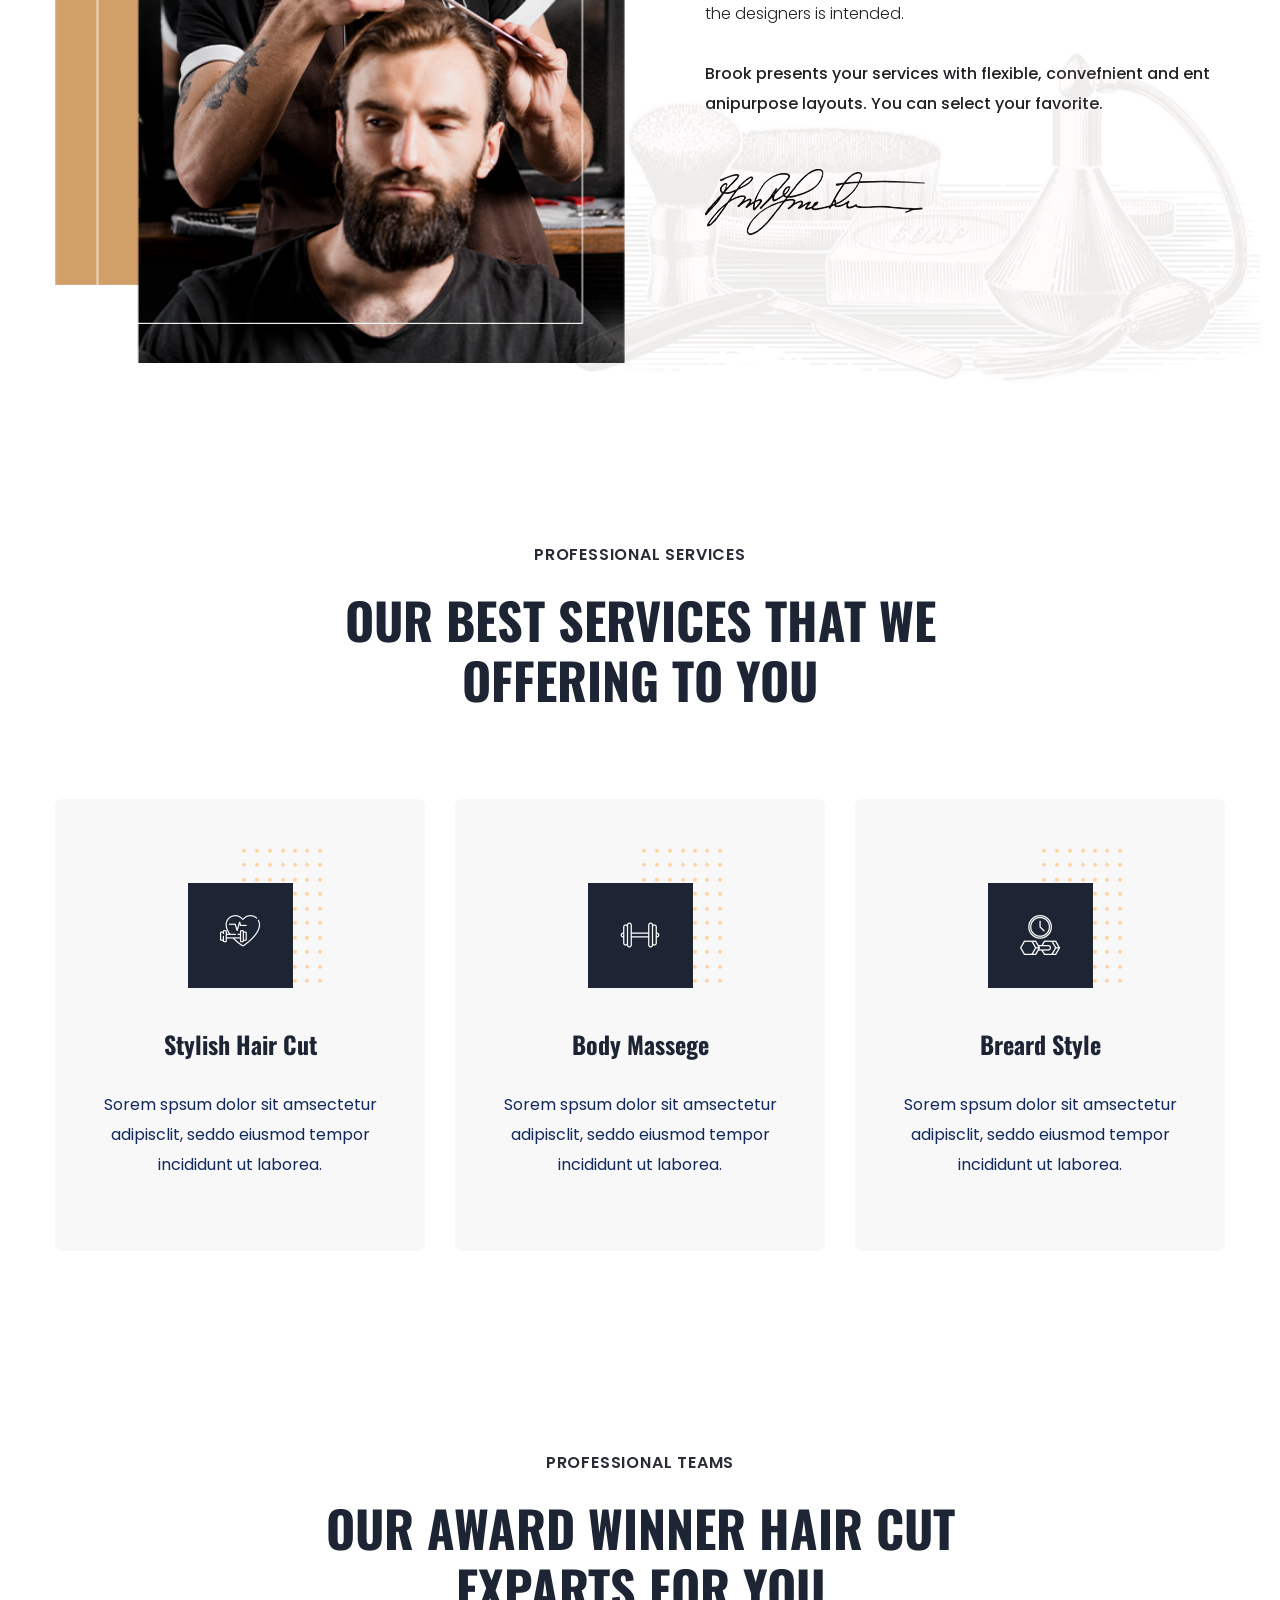
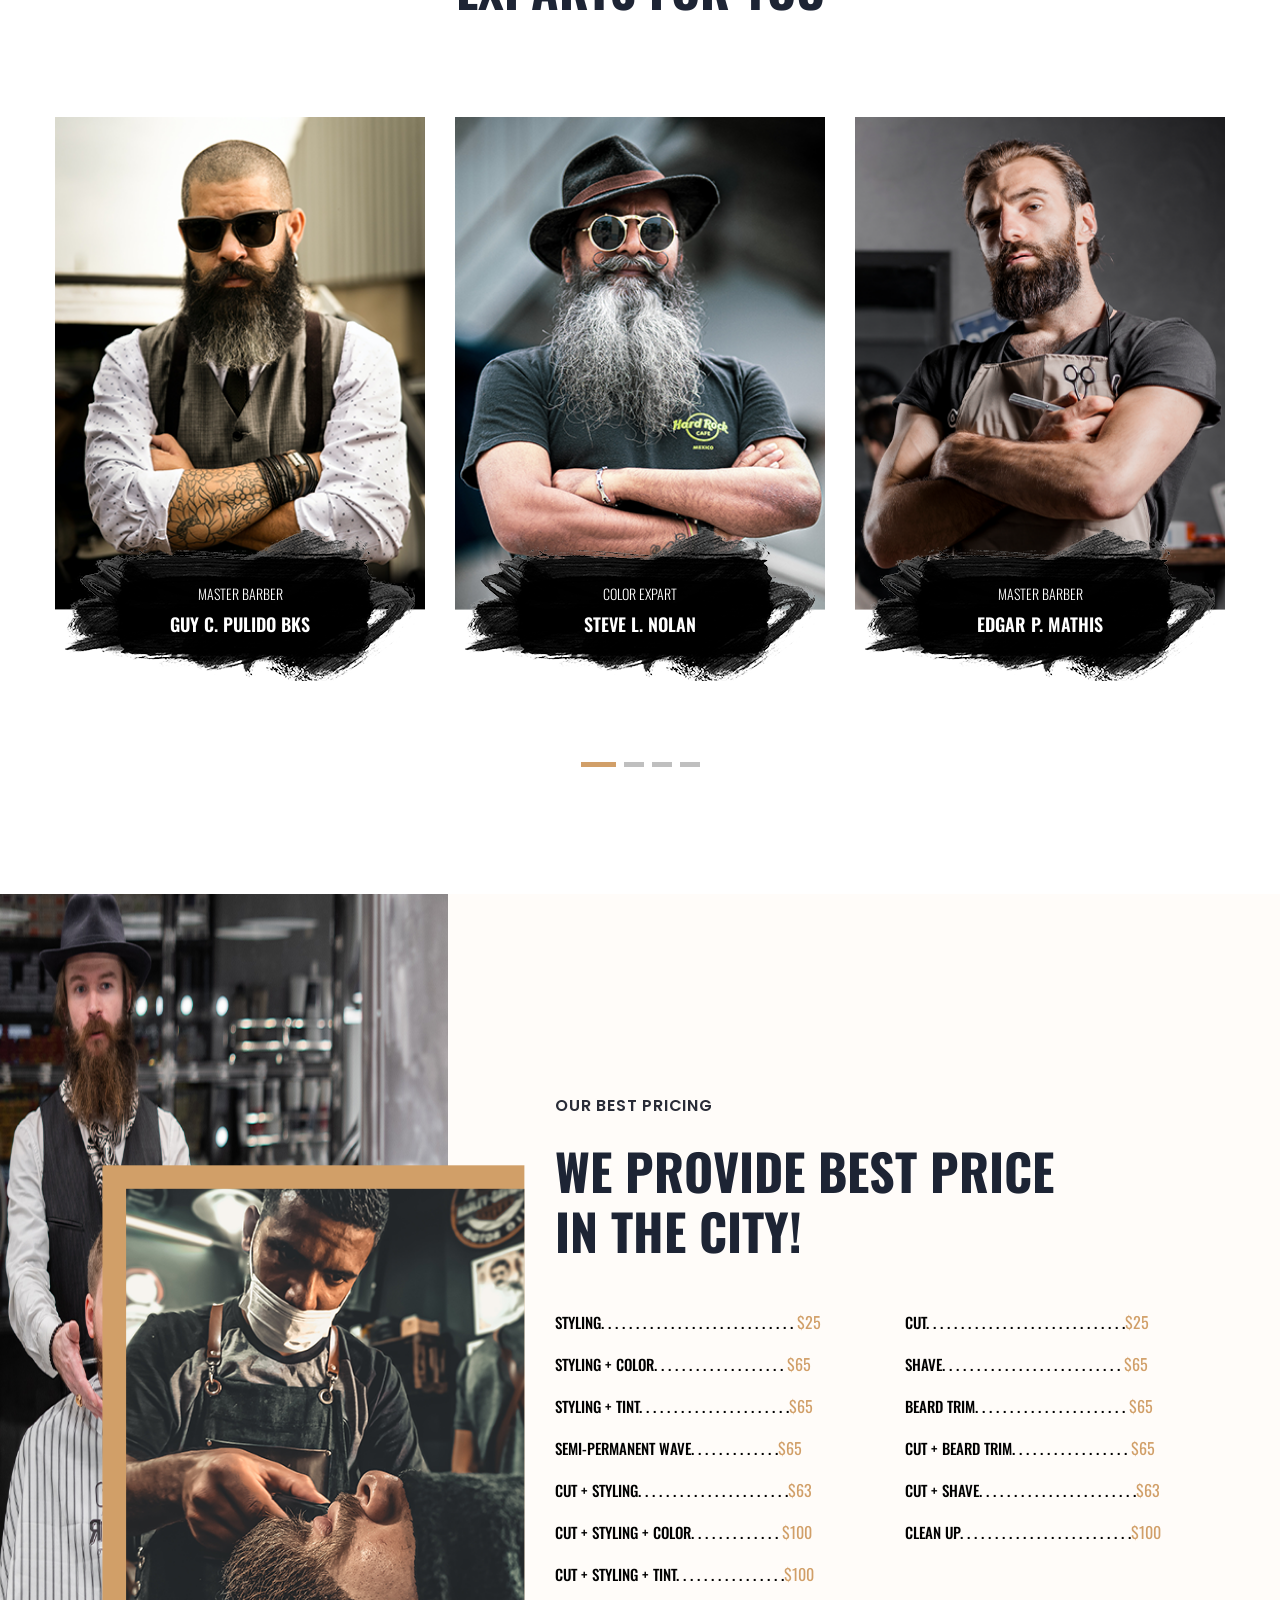
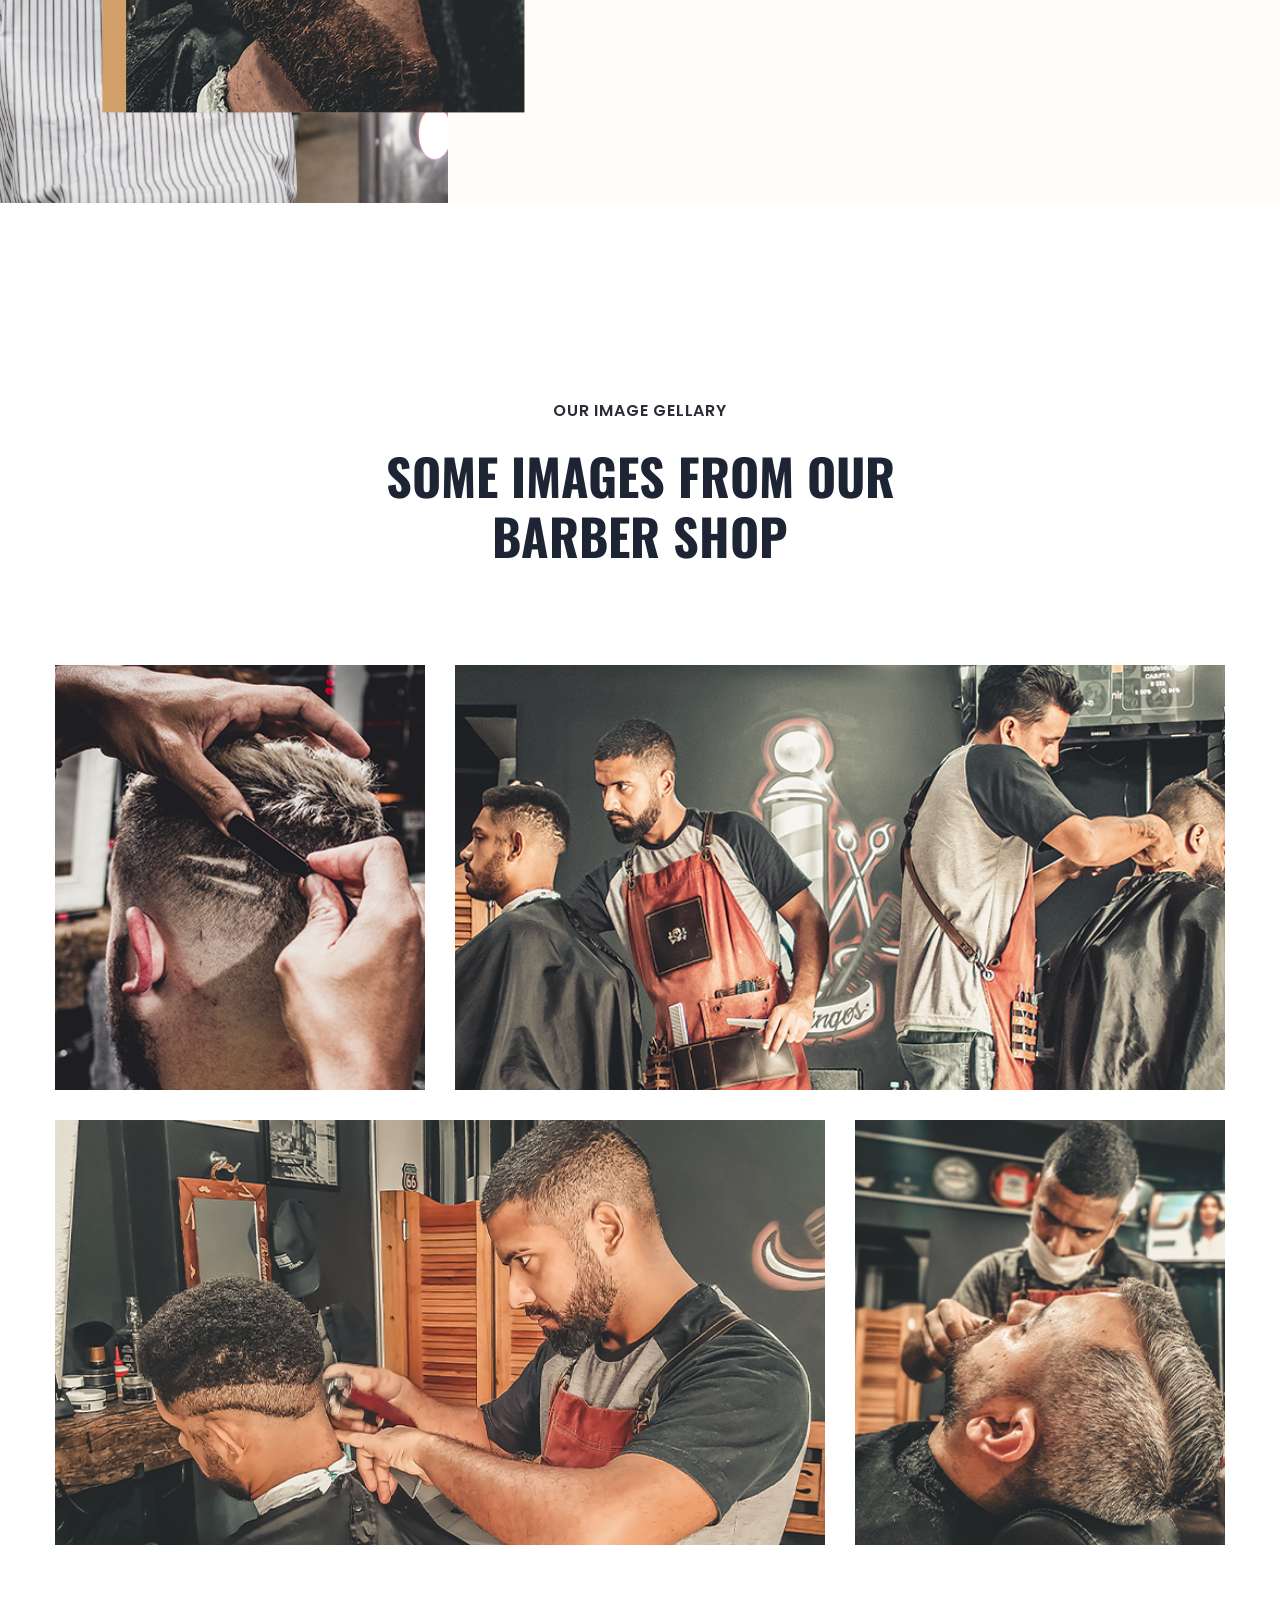
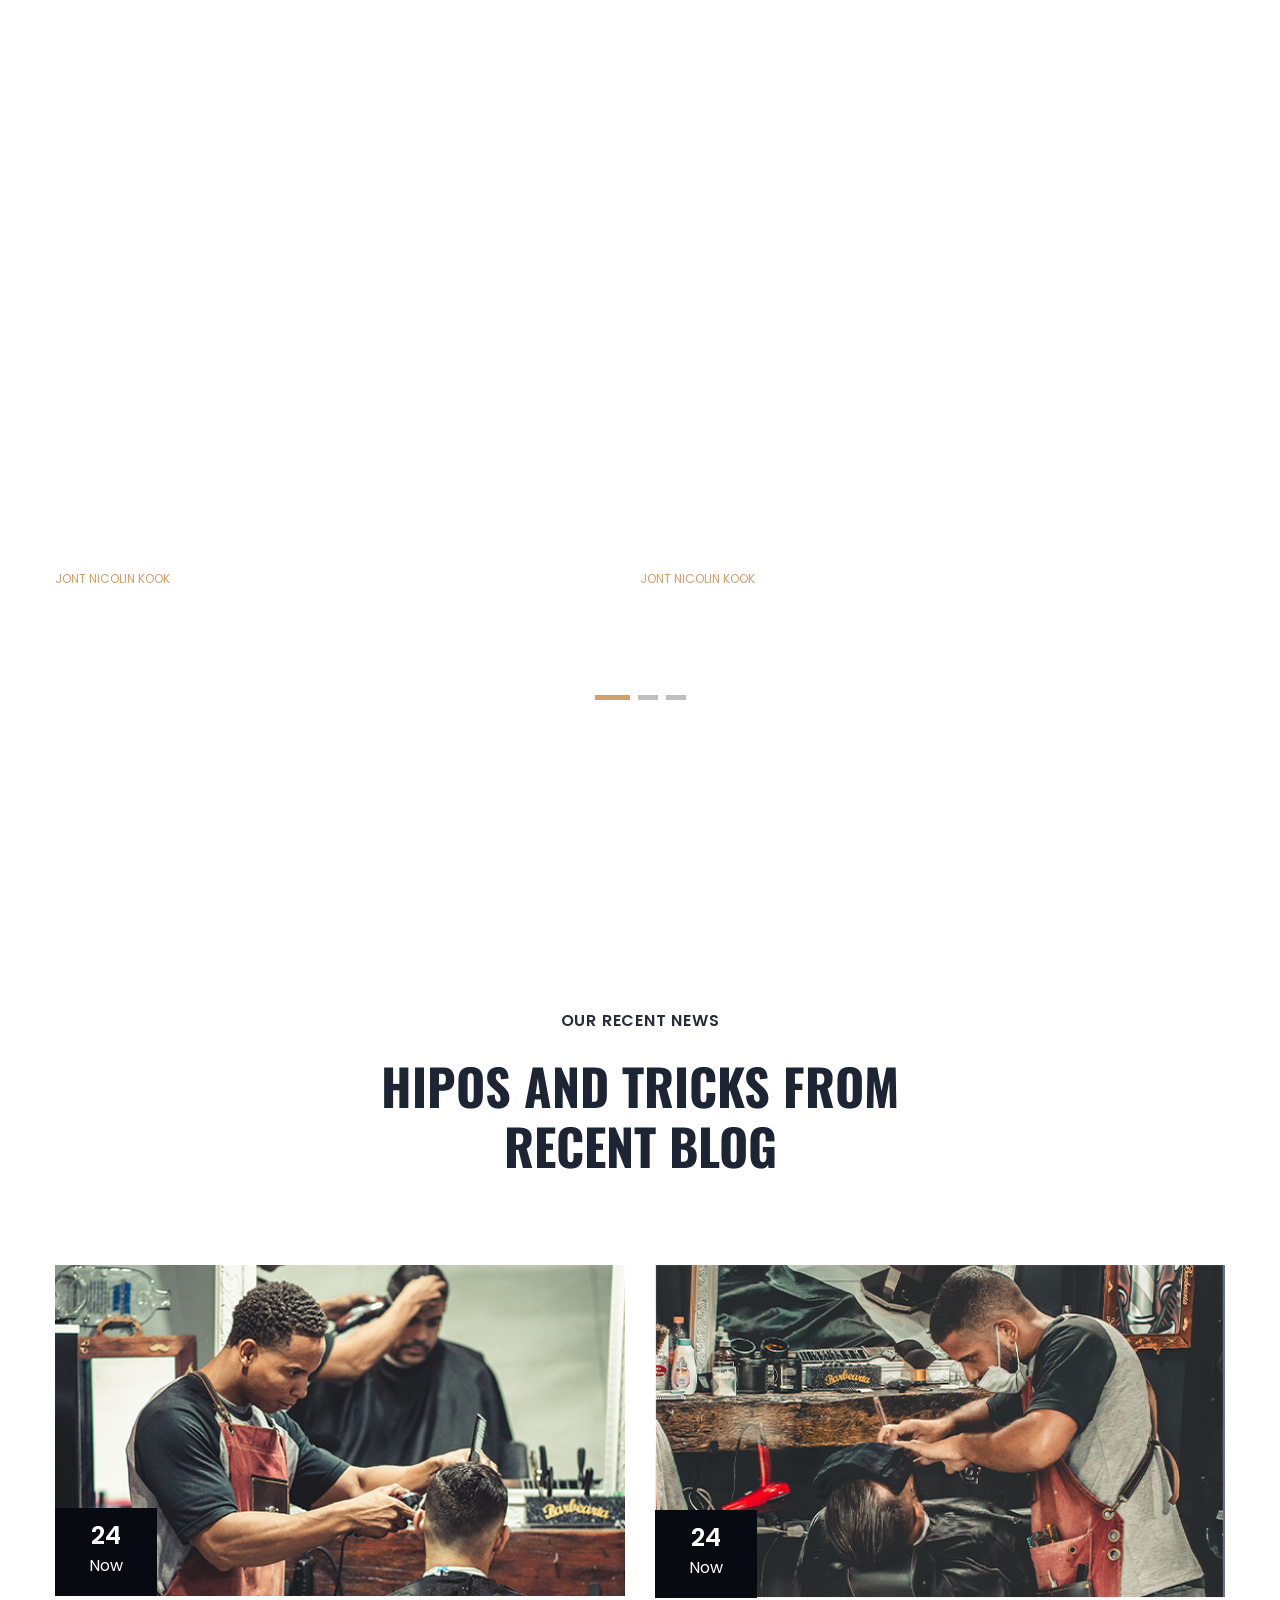
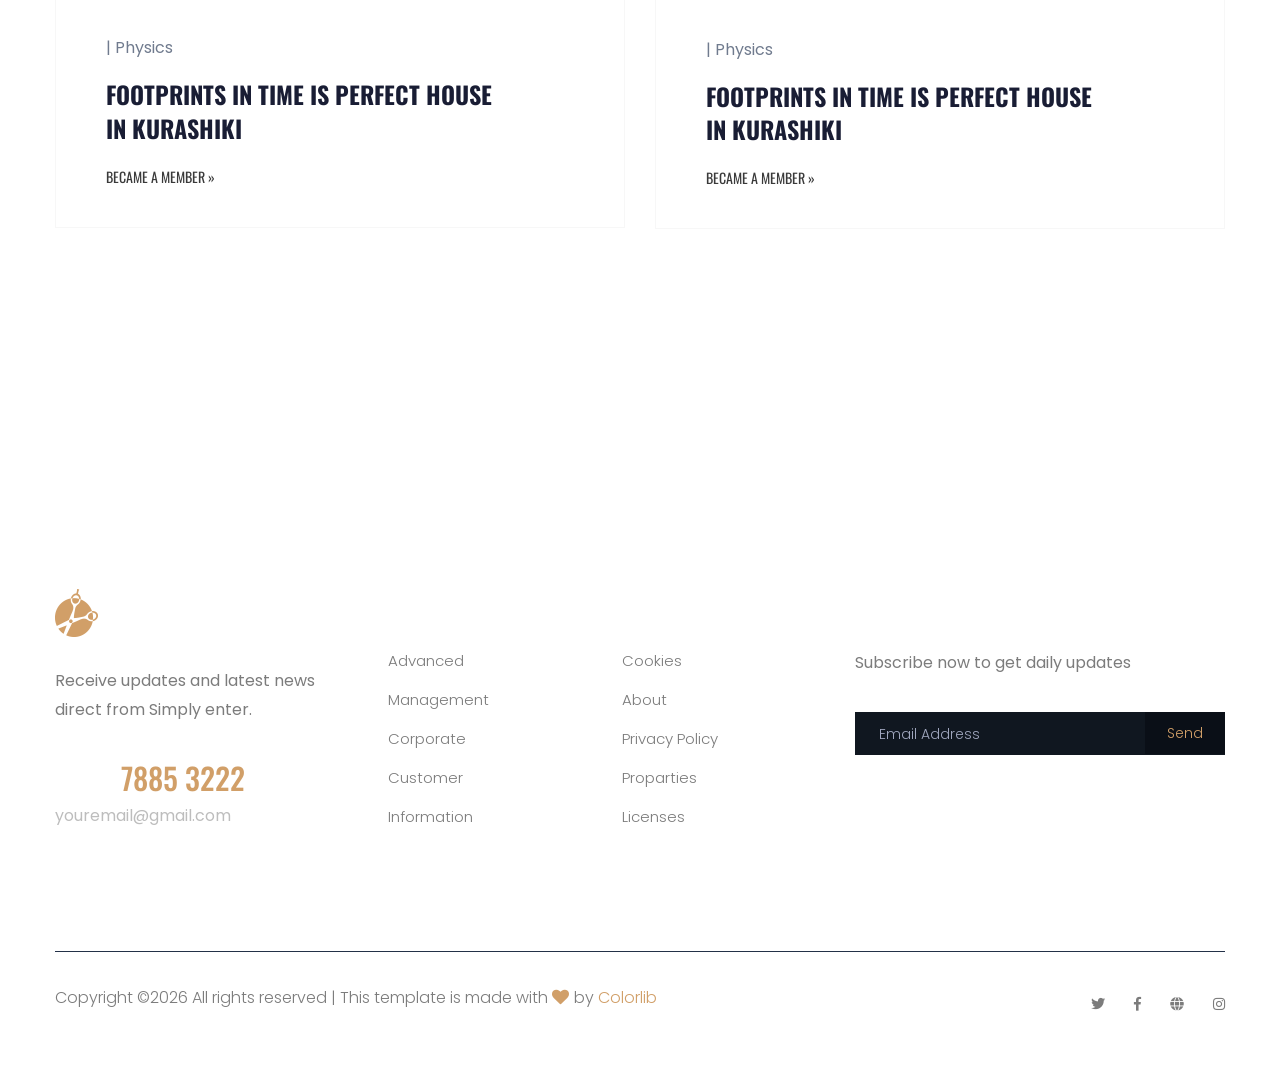
<file: brber-master/index.html>
<!doctype html>
<html class="no-js" lang="zxx">
<head>
    <meta charset="utf-8">
    <meta http-equiv="x-ua-compatible" content="ie=edge">
    <title> Barber HTML-5 Template </title>
    <meta name="description" content="">
    <meta name="viewport" content="width=device-width, initial-scale=1">
    <link rel="manifest" href="site.webmanifest">
    <link rel="shortcut icon" type="image/x-icon" href="assets/img/favicon.ico">

	<!-- CSS here -->
	<link rel="stylesheet" href="assets/css/bootstrap.min.css">
	<link rel="stylesheet" href="assets/css/owl.carousel.min.css">
	<link rel="stylesheet" href="assets/css/slicknav.css">
    <link rel="stylesheet" href="assets/css/flaticon.css">
    <link rel="stylesheet" href="assets/css/gijgo.css">
    <link rel="stylesheet" href="assets/css/animate.min.css">
    <link rel="stylesheet" href="assets/css/animated-headline.css">
	<link rel="stylesheet" href="assets/css/magnific-popup.css">
	<link rel="stylesheet" href="assets/css/fontawesome-all.min.css">
	<link rel="stylesheet" href="assets/css/themify-icons.css">
	<link rel="stylesheet" href="assets/css/slick.css">
	<link rel="stylesheet" href="assets/css/nice-select.css">
	<link rel="stylesheet" href="assets/css/style.css">
</head>
<body>
    <!-- ? Preloader Start -->
    <div id="preloader-active">
        <div class="preloader d-flex align-items-center justify-content-center">
            <div class="preloader-inner position-relative">
                <div class="preloader-circle"></div>
                <div class="preloader-img pere-text">
                    <img src="assets/img/logo/loder.png" alt="">
                </div>
            </div>
        </div>
    </div>
    <!-- Preloader Start -->
    <header>
        <!--? Header Start -->
        <div class="header-area header-transparent pt-20">
            <div class="main-header header-sticky">
                <div class="container-fluid">
                    <div class="row align-items-center">
                        <!-- Logo -->
                        <div class="col-xl-2 col-lg-2 col-md-1">
                            <div class="logo">
                                <a href="index.html"><img src="assets/img/logo/logo.png" alt=""></a>
                            </div>
                        </div>
                        <div class="col-xl-10 col-lg-10 col-md-10">
                            <div class="menu-main d-flex align-items-center justify-content-end">
                                <!-- Main-menu -->
                                <div class="main-menu f-right d-none d-lg-block">
                                    <nav>
                                        <ul id="navigation">
                                            <li class="active"><a href="index.html">Home</a></li>
                                            <li><a href="about.html">About</a></li>
                                            <li><a href="services.html">Services</a></li>
                                            <li><a href="portfolio.html">Portfolio</a></li>
                                            <li><a href="blog.html">Blog</a>
                                                <ul class="submenu">
                                                    <li><a href="blog.html">Blog</a></li>
                                                    <li><a href="blog_details.html">Blog Details</a></li>
                                                    <li><a href="elements.html">Element</a></li>
                                                </ul>
                                            </li>
                                            <li><a href="contact.html">Contact</a></li>
                                        </ul>
                                    </nav>
                                </div>
                                <div class="header-right-btn f-right d-none d-lg-block ml-30">
                                    <a href="from.html" class="btn header-btn">became a member</a>
                                </div>
                            </div>
                        </div>   
                        <!-- Mobile Menu -->
                        <div class="col-12">
                            <div class="mobile_menu d-block d-lg-none"></div>
                        </div>
                    </div>
                </div>
            </div>
        </div>
        <!-- Header End -->
    </header>
    <main>
        <!--? slider Area Start-->
        <div class="slider-area position-relative fix">
            <div class="slider-active">
                <!-- Single Slider -->
                <div class="single-slider slider-height d-flex align-items-center">
                    <div class="container">
                        <div class="row">
                            <div class="col-xl-8 col-lg-9 col-md-11 col-sm-10">
                                <div class="hero__caption">
                                    <span data-animation="fadeInUp" data-delay="0.2s">with patrick potter</span>
                                    <h1 data-animation="fadeInUp" data-delay="0.5s">Our Hair Style make your look elegance</h1>
                                </div>
                            </div>
                        </div>
                    </div>          
                </div>
                <!-- Single Slider -->
                <div class="single-slider slider-height d-flex align-items-center">
                    <div class="container">
                        <div class="row">
                            <div class="col-xl-8 col-lg-9 col-md-11 col-sm-10">
                                <div class="hero__caption">
                                    <span data-animation="fadeInUp" data-delay="0.2s">with patrick potter</span>
                                    <h1 data-animation="fadeInUp" data-delay="0.5s">Our Hair Style make your look elegance</h1>
                                </div>
                            </div>
                        </div>
                    </div>          
                </div>
            </div>
            <!-- stroke Text -->
            <div class="stock-text">
                <h2>Get More confident</h2>
                <h2>Get More confident</h2>
            </div>
             <!-- Arrow -->
             <div class="thumb-content-box">
                <div class="thumb-content">
                    <h3>make an appointment now</h3>
                    <a href="#"> <i class="fas fa-long-arrow-alt-right"></i></a>
                </div>
            </div>
        </div>
        <!-- slider Area End-->
        <!--? About Area Start -->
        <section class="about-area section-padding30 position-relative">
            <div class="container">
                <div class="row align-items-center">
                    <div class="col-lg-6 col-md-11">
                        <!-- about-img -->
                        <div class="about-img ">
                            <img src="assets/img/gallery/about.png" alt="">
                        </div>
                    </div>
                    <div class="col-lg-6 col-md-12">
                        <div class="about-caption">
                            <!-- Section Tittle -->
                            <div class="section-tittle section-tittle3 mb-35">
                                <span>About Our company</span>
                                <h2>52 Years Of Experience In Hair cut!</h2>
                            </div>
                            <p class="mb-30 pera-bottom">Brook presents your services with flexible, convenient and cdpoe layouts. You can select your favorite layouts & elements for cular ts with unlimited ustomization possibilities. Pixel-perfreplication of the designers is intended.</p>
                            <p class="pera-top mb-50">Brook presents your services with flexible, convefnient and ent anipurpose layouts. You can select your favorite.</p>
                            <img src="assets/img/gallery/signature.png" alt="">
                        </div>
                    </div>
                </div>
            </div>
            <!-- About Shape -->
            <div class="about-shape">
                <img src="assets/img/gallery/about-shape.png" alt="">
            </div>
        </section>
        <!-- About-2 Area End -->
        <!--? Services Area Start -->
        <section class="service-area pb-170">
            <div class="container">
                <!-- Section Tittle -->
                <div class="row d-flex justify-content-center">
                    <div class="col-xl-7 col-lg-8 col-md-11 col-sm-11">
                        <div class="section-tittle text-center mb-90">
                            <span>Professional Services</span>
                            <h2>Our Best services that  we offering to you</h2>
                        </div>
                    </div>
                </div>
                <!-- Section caption -->
                <div class="row">
                    <div class="col-xl-4 col-lg-4 col-md-6">
                        <div class="services-caption text-center mb-30">
                            <div class="service-icon">
                                <i class="flaticon-healthcare-and-medical"></i>
                            </div> 
                            <div class="service-cap">
                                <h4><a href="#">Stylish Hair Cut</a></h4>
                                <p>Sorem spsum dolor sit amsectetur adipisclit, seddo eiusmod tempor incididunt ut laborea.</p>
                            </div>
                        </div>
                    </div>
                    <div class="col-xl-4 col-lg-4 col-md-6">
                        <div class="services-caption active text-center mb-30">
                            <div class="service-icon">
                                <i class="flaticon-fitness"></i>
                            </div> 
                            <div class="service-cap">
                                <h4><a href="#">Body Massege</a></h4>
                                <p>Sorem spsum dolor sit amsectetur adipisclit, seddo eiusmod tempor incididunt ut laborea.</p>
                            </div>
                        </div>
                    </div> 
                    <div class="col-xl-4 col-lg-4 col-md-6">
                        <div class="services-caption text-center mb-30">
                            <div class="service-icon">
                                <i class="flaticon-clock"></i>
                            </div> 
                            <div class="service-cap">
                                <h4><a href="#">Breard Style</a></h4>
                                <p>Sorem spsum dolor sit amsectetur adipisclit, seddo eiusmod tempor incididunt ut laborea.</p>
                            </div>
                        </div>
                    </div>
                </div>
            </div>
        </section>
        <!-- Services Area End -->
        <!--? Team Start -->
        <div class="team-area pb-180">
            <div class="container">
                <!-- Section Tittle -->
                <div class="row justify-content-center">
                    <div class="col-xl-8 col-lg-8 col-md-11 col-sm-11">
                        <div class="section-tittle text-center mb-100">
                            <span>Professional Teams</span>
                            <h2>Our award winner hair cut exparts for you</h2>
                        </div>
                    </div>
                </div>
                <div class="row team-active dot-style">
                    <!-- single Tem -->
                    <div class="col-xl-4 col-lg-4 col-md-6 col-sm-">
                        <div class="single-team mb-80 text-center">
                            <div class="team-img">
                                <img src="assets/img/gallery/team1.png" alt="">
                            </div>
                            <div class="team-caption">
                                <span>Master Barber</span>
                                <h3><a href="#">Guy C. Pulido bks</a></h3>
                            </div>
                        </div>
                    </div>
                    <div class="col-xl-4 col-lg-4 col-md-6 col-sm-">
                        <div class="single-team mb-80 text-center">
                            <div class="team-img">
                                <img src="assets/img/gallery/team2.png" alt="">
                            </div>
                            <div class="team-caption">
                                <span>Color Expart</span>
                                <h3><a href="#">Steve L. Nolan</a></h3>
                            </div>
                        </div>
                    </div>
                    <div class="col-xl-4 col-lg-4 col-md-6 col-sm-">
                        <div class="single-team mb-80 text-center">
                            <div class="team-img">
                                <img src="assets/img/gallery/team3.png" alt="">
                            </div>
                            <div class="team-caption">
                                <span>Master Barber</span>
                                <h3><a href="#">Edgar P. Mathis</a></h3>
                            </div>
                        </div>
                    </div>
                    <div class="col-xl-4 col-lg-4 col-md-6 col-sm-">
                        <div class="single-team mb-80 text-center">
                            <div class="team-img">
                                <img src="assets/img/gallery/team2.png" alt="">
                            </div>
                            <div class="team-caption">
                                <span>Master Barber</span>
                                <h3><a href="#">Edgar P. Mathis</a></h3>
                            </div>
                        </div>
                    </div>
                </div>
            </div>
        </div>
        <!-- Team End -->
        <!-- Best Pricing Area Start -->
        <div class="best-pricing section-padding2 position-relative">
            <div class="container">
                <div class="row justify-content-end">
                    <div class="col-xl-7 col-lg-7">
                        <div class="section-tittle mb-50">
                            <span>Our Best Pricing</span>
                            <h2>We provide best price<br> in the city!</h2>
                        </div>
                        <!-- Pricing  -->
                        <div class="row">
                            <div class="col-lg-6 col-md-6 col-sm-6">
                                <div class="pricing-list">
                                    <ul>
                                        <li>Styling. . . . . . . . . . . . . . . . . . . . . . . . . . . . <span>$25</span></li>
                                        <li>Styling + Color. . . . . . . . . . . . . . . . . . . <span>$65</span></li>
                                        <li>Styling + Tint. . . . . . . . . . . . . . . . . . . . . .<span>$65</span></li>
                                        <li>  Semi-permanent wave. . . . . . . . . . . . .<span>$65</span></li>
                                        <li> Cut + Styling. . . . . . . . . . . . . . . . . . . . . .<span>$63</span></li>
                                        <li> Cut + Styling + Color. . . . . . . . . . . . . <span>$100</span></li>
                                        <li> Cut + Styling + Tint. . . . . . . . . . . . . . . .<span>$100</span></li>
                                    </ul>
                                </div>
                            </div>
                            <div class="col-lg-6 col-md-6 col-sm-6">
                                <div class="pricing-list">
                                    <ul>
                                        <li>Cut. . . . . . . . . . . . . . . . . . . . . . . . . . . . .<span>$25</span></li>
                                        <li>Shave. . . . . . . . . . . . . . . . . . . . . . . . . . <span>$65</span></li>
                                        <li>Beard trim. . . . . . . . . . . . . . . . . . . . . .  <span>$65</span></li>
                                        <li>Cut + beard trim. . . . . . . . . . . . . . . . .  <span>$65</span></li>
                                        <li>Cut + shave. . . . . . . . . . . . . . . . . . . . . . .<span>$63</span></li>
                                        <li>Clean up. . . . . . . . . . . . . . . . . . . . . . . . .<span>$100</span></li>
                                    </ul>
                                </div>
                            </div>
                        </div>
                    </div>
                </div>
            </div>
            <!-- pricing img -->
            <div class="pricing-img">
                <img class="pricing-img1" src="assets/img/gallery/pricing1.png" alt="">
                <img class="pricing-img2" src="assets/img/gallery/pricing2.png" alt="">
            </div>
        </div>
        <!-- Best Pricing Area End -->
        <!--? Gallery Area Start -->
        <div class="gallery-area section-padding30">
            <div class="container">
                <!-- Section Tittle -->
                <div class="row justify-content-center">
                    <div class="col-xl-6 col-lg-7 col-md-9 col-sm-10">
                        <div class="section-tittle text-center mb-100">
                            <span>our image gellary</span>
                            <h2>some images from our barber shop</h2>
                        </div>
                    </div>
                </div>
                <div class="row">
                    <div class="col-lg-4 col-md-6 col-sm-6">
                        <div class="box snake mb-30">
                            <div class="gallery-img " style="background-image: url(assets/img/gallery/gallery1.png);"></div>
                            <div class="overlay"></div>
                        </div>
                    </div>
                    <div class="col-lg-8 col-md-6 col-sm-6">
                        <div class="box snake mb-30">
                            <div class="gallery-img " style="background-image: url(assets/img/gallery/gallery2.png);"></div>
                            <div class="overlay"></div>
                        </div>
                    </div>
                    <div class="col-lg-8 col-md-6 col-sm-6">
                        <div class="box snake mb-30">
                            <div class="gallery-img " style="background-image: url(assets/img/gallery/gallery3.png);"></div>
                            <div class="overlay"></div>
                        </div>
                    </div>
                    <div class="col-lg-4 col-md-6 col-sm-6">
                        <div class="box snake mb-30">
                            <div class="gallery-img " style="background-image: url(assets/img/gallery/gallery4.png);"></div>
                            <div class="overlay"></div>
                        </div>
                    </div>
                </div>
            </div>
        </div>
        <!-- Gallery Area End -->
        <!-- Cut Details Start -->
        <div class="cut-details section-bg section-padding2" data-background="assets/img/gallery/section_bg02.png">
           <div class="container">
            <div class="cut-active dot-style">
                <div class="single-cut">
                    <div class="cut-icon mb-20">
                        <svg xmlns="http://www.w3.org/2000/svg" xmlns:xlink="http://www.w3.org/1999/xlink" width="50px" height="50px">
                            <image  x="0px" y="0px" width="50px" height="50px"  xlink:href="[data-uri]" />
                        </svg>
                    </div>
                    <div class="cut-descriptions">
                        <p>Vestibulum varius, velit sit amet tempor efficitur, ligula mi lacinia libero, vehicula dui nisi eget purus. Integer cursus nibh non risus maximus dictum. Suspendis.</p>
                        <span>JONT NICOLIN KOOK</span>
                    </div>
                </div>
                <div class="single-cut">
                    <div class="cut-icon mb-20">
                        <svg xmlns="http://www.w3.org/2000/svg" xmlns:xlink="http://www.w3.org/1999/xlink" width="50px" height="50px">
                            <image  x="0px" y="0px" width="50px" height="50px"  xlink:href="[data-uri]" />
                        </svg>
                    </div>
                    <div class="cut-descriptions">
                        <p>Vestibulum varius, velit sit amet tempor efficitur, ligula mi lacinia libero, vehicula dui nisi eget purus. Integer cursus nibh non risus maximus dictum. Suspendis.</p>
                        <span>JONT NICOLIN KOOK</span>
                    </div>
                </div>
                <div class="single-cut">
                    <div class="cut-icon mb-20">
                        <svg xmlns="http://www.w3.org/2000/svg" xmlns:xlink="http://www.w3.org/1999/xlink" width="50px" height="50px">
                            <image  x="0px" y="0px" width="50px" height="50px"  xlink:href="[data-uri]" />
                        </svg>
                    </div>
                    <div class="cut-descriptions">
                        <p>Vestibulum varius, velit sit amet tempor efficitur, ligula mi lacinia libero, vehicula dui nisi eget purus. Integer cursus nibh non risus maximus dictum. Suspendis.</p>
                        <span>JONT NICOLIN KOOK</span>
                    </div>
                </div>
            </div>
           </div>
        </div>
        <!-- Cut Details End -->
        <!--? Blog Area Start -->
        <section class="home-blog-area section-padding30">
            <div class="container">
                <!-- Section Tittle -->
                <div class="row justify-content-center">
                    <div class="col-xl-6 col-lg-7 col-md-10 col-sm-10">
                        <div class="section-tittle text-center mb-90">
                            <span>our recent news</span>
                            <h2>Hipos and tricks from recent blog</h2>
                        </div>
                    </div>
                </div>
                <div class="row">
                    <div class="col-xl-6 col-lg-6 col-md-6">
                        <div class="home-blog-single mb-30">
                            <div class="blog-img-cap">
                                <div class="blog-img">
                                    <img src="assets/img/gallery/home-blog1.png" alt="">
                                    <!-- Blog date -->
                                    <div class="blog-date text-center">
                                        <span>24</span>
                                        <p>Now</p>
                                    </div>
                                </div>
                                <div class="blog-cap">
                                    <p>|   Physics</p>
                                    <h3><a href="blog_details.html">Footprints in Time is perfect House in Kurashiki</a></h3>
                                    <a href="blog_details.html" class="more-btn">became a member »</a>
                                </div>
                            </div>
                        </div>
                    </div>
                    <div class="col-xl-6 col-lg-6 col-md-6">
                        <div class="home-blog-single mb-30">
                            <div class="blog-img-cap">
                                <div class="blog-img">
                                    <img src="assets/img/gallery/home-blog2.png" alt="">
                                    <!-- Blog date -->
                                    <div class="blog-date text-center">
                                        <span>24</span>
                                        <p>Now</p>
                                    </div>
                                </div>
                                <div class="blog-cap">
                                    <p>|   Physics</p>
                                    <h3><a href="blog_details.html">Footprints in Time is perfect House in Kurashiki</a></h3>
                                    <a href="blog_details.html" class="more-btn">became a member »</a>
                                </div>
                            </div>
                        </div>
                    </div>
                </div>
            </div>
        </section>
        <!-- Blog Area End -->
    </main>
    <footer>
        <!--? Footer Start-->
        <div class="footer-area section-bg" data-background="assets/img/gallery/footer_bg.png">
            <div class="container">
                <div class="footer-top footer-padding">
                    <div class="row d-flex justify-content-between">
                        <div class="col-xl-3 col-lg-4 col-md-5 col-sm-8">
                            <div class="single-footer-caption mb-50">
                                <!-- logo -->
                                <div class="footer-logo">
                                    <a href="index.html"><img src="assets/img/logo/logo2_footer.png" alt=""></a>
                                </div>
                                <div class="footer-tittle">
                                    <div class="footer-pera">
                                        <p class="info1">Receive updates and latest news direct from Simply enter.</p>
                                    </div>
                                </div>
                                <div class="footer-number">
                                    <h4><span>+564 </span>7885 3222</h4>
                                    <p>youremail@gmail.com</p>
                                </div>
                            </div>
                        </div>
                        <div class="col-xl-2 col-lg-2 col-md-3 col-sm-5">
                            <div class="single-footer-caption mb-50">
                                <div class="footer-tittle">
                                    <h4>Location </h4>
                                    <ul>
                                        <li><a href="#">Advanced</a></li>
                                        <li><a href="#"> Management</a></li>
                                        <li><a href="#">Corporate</a></li>
                                        <li><a href="#">Customer</a></li>
                                        <li><a href="#">Information</a></li>
                                    </ul>
                                </div>
                            </div>
                        </div>
                        <div class="col-xl-2 col-lg-2 col-md-3 col-sm-5">
                            <div class="single-footer-caption mb-50">
                                <div class="footer-tittle">
                                    <h4>Explore</h4>
                                    <ul>
                                        <li><a href="#">Cookies</a></li>
                                        <li><a href="#">About</a></li>
                                        <li><a href="#">Privacy Policy</a></li>
                                        <li><a href="#">Proparties</a></li>
                                        <li><a href="#">Licenses</a></li>
                                    </ul>
                                </div>
                            </div>
                        </div>
                        <div class="col-xl-4 col-lg-4 col-md-6 col-sm-8">
                            <div class="single-footer-caption mb-50">
                                <div class="footer-tittle">
                                    <h4>Location</h4>
                                    <div class="footer-pera">
                                        <p class="info1">Subscribe now to get daily updates</p>
                                    </div>
                                </div>
                                <!-- Form -->
                                <div class="footer-form">
                                    <div id="mc_embed_signup">
                                        <form target="_blank" action="https://spondonit.us12.list-manage.com/subscribe/post?u=1462626880ade1ac87bd9c93a&amp;id=92a4423d01" method="get" class="subscribe_form relative mail_part" novalidate="true">
                                            <input type="email" name="EMAIL" id="newsletter-form-email" placeholder=" Email Address " class="placeholder hide-on-focus" onfocus="this.placeholder = ''" onblur="this.placeholder = 'Your email address'">
                                            <div class="form-icon">
                                                <button type="submit" name="submit" id="newsletter-submit" class="email_icon newsletter-submit button-contactForm">Send</button>
                                            </div>
                                            <div class="mt-10 info"></div>
                                        </form>
                                    </div>
                                </div>
                            </div>
                        </div>
                    </div>
                </div>
                <div class="footer-bottom">
                    <div class="row d-flex justify-content-between align-items-center">
                        <div class="col-xl-9 col-lg-8">
                            <div class="footer-copy-right">
                                <p><!-- Link back to Colorlib can't be removed. Template is licensed under CC BY 3.0. -->
  Copyright &copy;<script>document.write(new Date().getFullYear());</script> All rights reserved | This template is made with <i class="fa fa-heart" aria-hidden="true"></i> by <a href="https://colorlib.com" target="_blank">Colorlib</a>
  <!-- Link back to Colorlib can't be removed. Template is licensed under CC BY 3.0. --></p>
                            </div>
                        </div>
                        <div class="col-xl-3 col-lg-4">
                            <!-- Footer Social -->
                            <div class="footer-social f-right">
                                <a href="#"><i class="fab fa-twitter"></i></a>
                                <a href="https://www.facebook.com/sai4ull"><i class="fab fa-facebook-f"></i></a>
                                <a href="#"><i class="fas fa-globe"></i></a>
                                <a href="#"><i class="fab fa-instagram"></i></a>
                            </div>
                        </div>
                    </div>
                </div>
            </div>
        </div>
        <!-- Footer End-->
    </footer>
    <!-- Scroll Up -->
    <div id="back-top" >
        <a title="Go to Top" href="#"> <i class="fas fa-level-up-alt"></i></a>
    </div>

    <!-- JS here -->

    <script src="./assets/js/vendor/modernizr-3.5.0.min.js"></script>
    <!-- Jquery, Popper, Bootstrap -->
    <script src="./assets/js/vendor/jquery-1.12.4.min.js"></script>
    <script src="./assets/js/popper.min.js"></script>
    <script src="./assets/js/bootstrap.min.js"></script>
    <!-- Jquery Mobile Menu -->
    <script src="./assets/js/jquery.slicknav.min.js"></script>

    <!-- Jquery Slick , Owl-Carousel Plugins -->
    <script src="./assets/js/owl.carousel.min.js"></script>
    <script src="./assets/js/slick.min.js"></script>
    <!-- One Page, Animated-HeadLin -->
    <script src="./assets/js/wow.min.js"></script>
    <script src="./assets/js/animated.headline.js"></script>
    <script src="./assets/js/jquery.magnific-popup.js"></script>

    <!-- Date Picker -->
    <script src="./assets/js/gijgo.min.js"></script>
    <!-- Nice-select, sticky -->
    <script src="./assets/js/jquery.nice-select.min.js"></script>
    <script src="./assets/js/jquery.sticky.js"></script>
    
    <!-- counter , waypoint,Hover Direction -->
    <script src="./assets/js/jquery.counterup.min.js"></script>
    <script src="./assets/js/waypoints.min.js"></script>
    <script src="./assets/js/jquery.countdown.min.js"></script>
    <script src="./assets/js/hover-direction-snake.min.js"></script>

    <!-- contact js -->
    <script src="./assets/js/contact.js"></script>
    <script src="./assets/js/jquery.form.js"></script>
    <script src="./assets/js/jquery.validate.min.js"></script>
    <script src="./assets/js/mail-script.js"></script>
    <script src="./assets/js/jquery.ajaxchimp.min.js"></script>
    
    <!-- Jquery Plugins, main Jquery -->	
    <script src="./assets/js/plugins.js"></script>
    <script src="./assets/js/main.js"></script>
    
    </body>
</html>
</file>
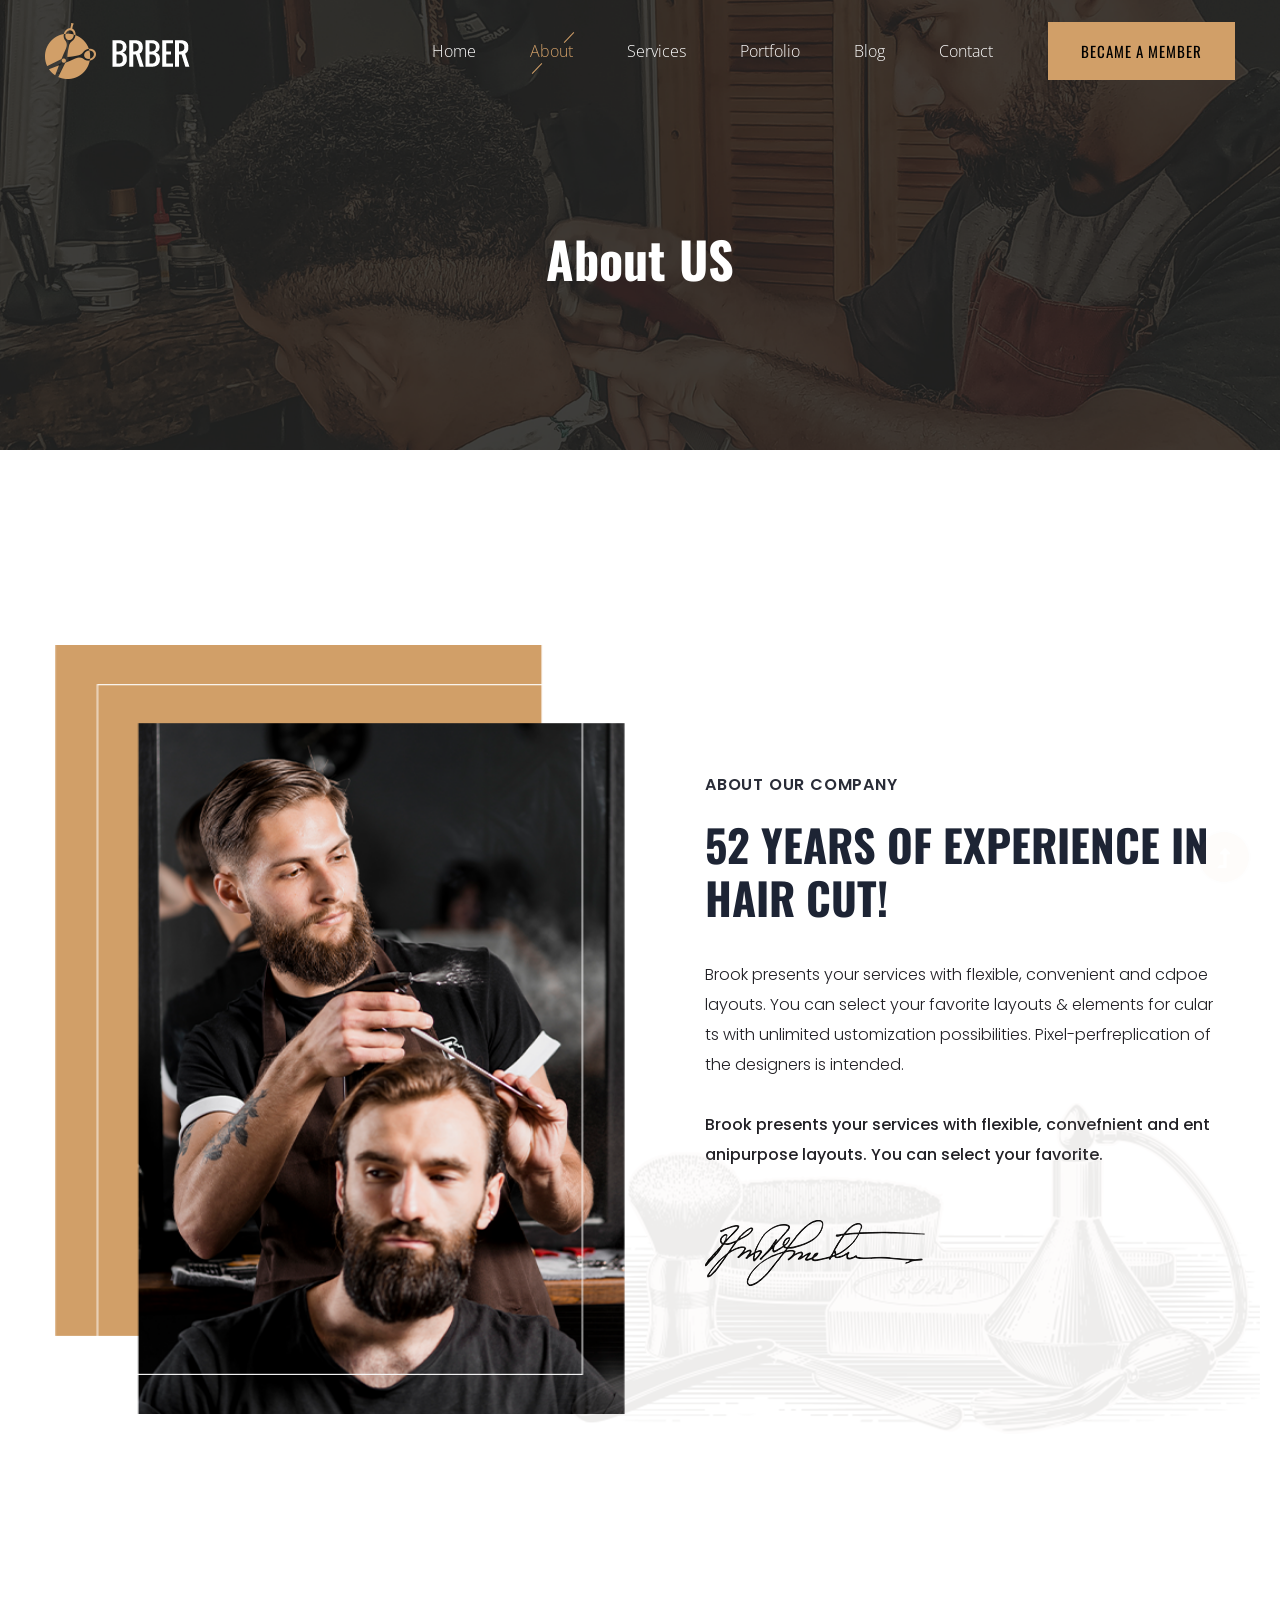
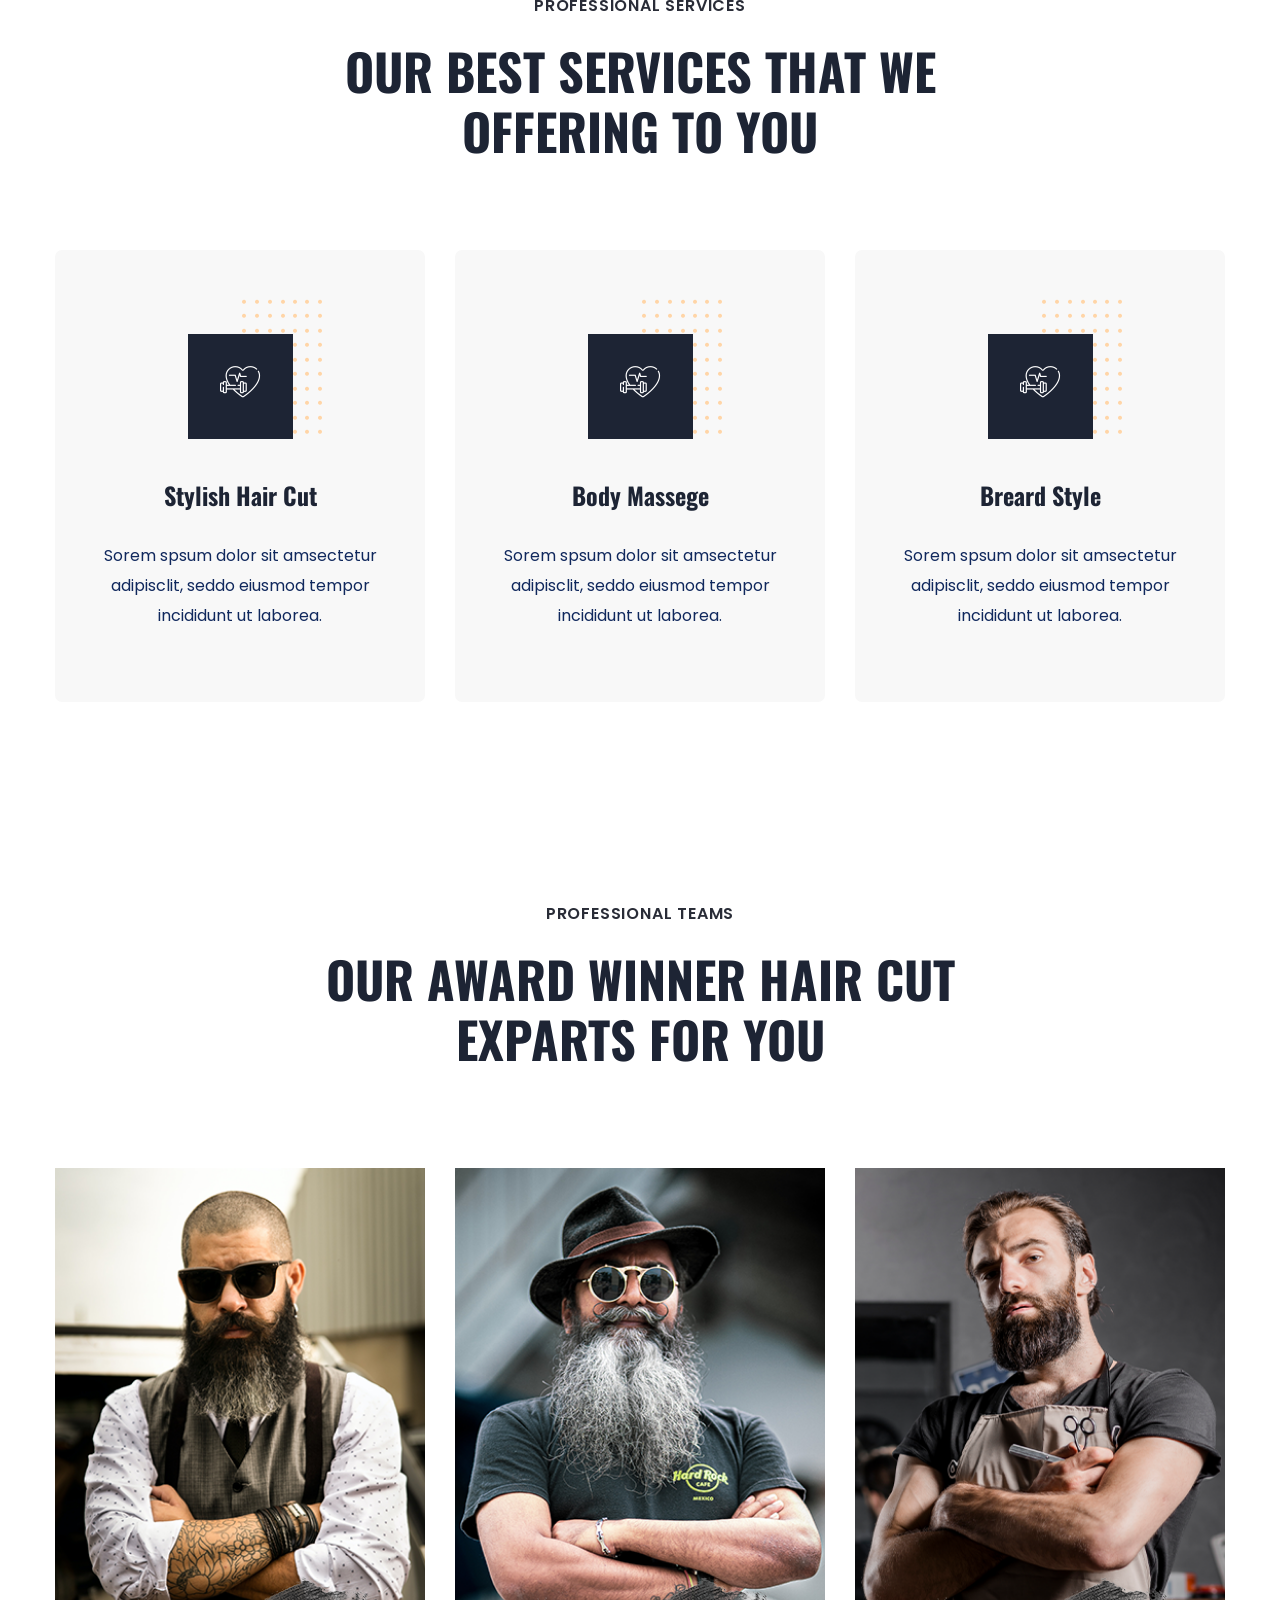
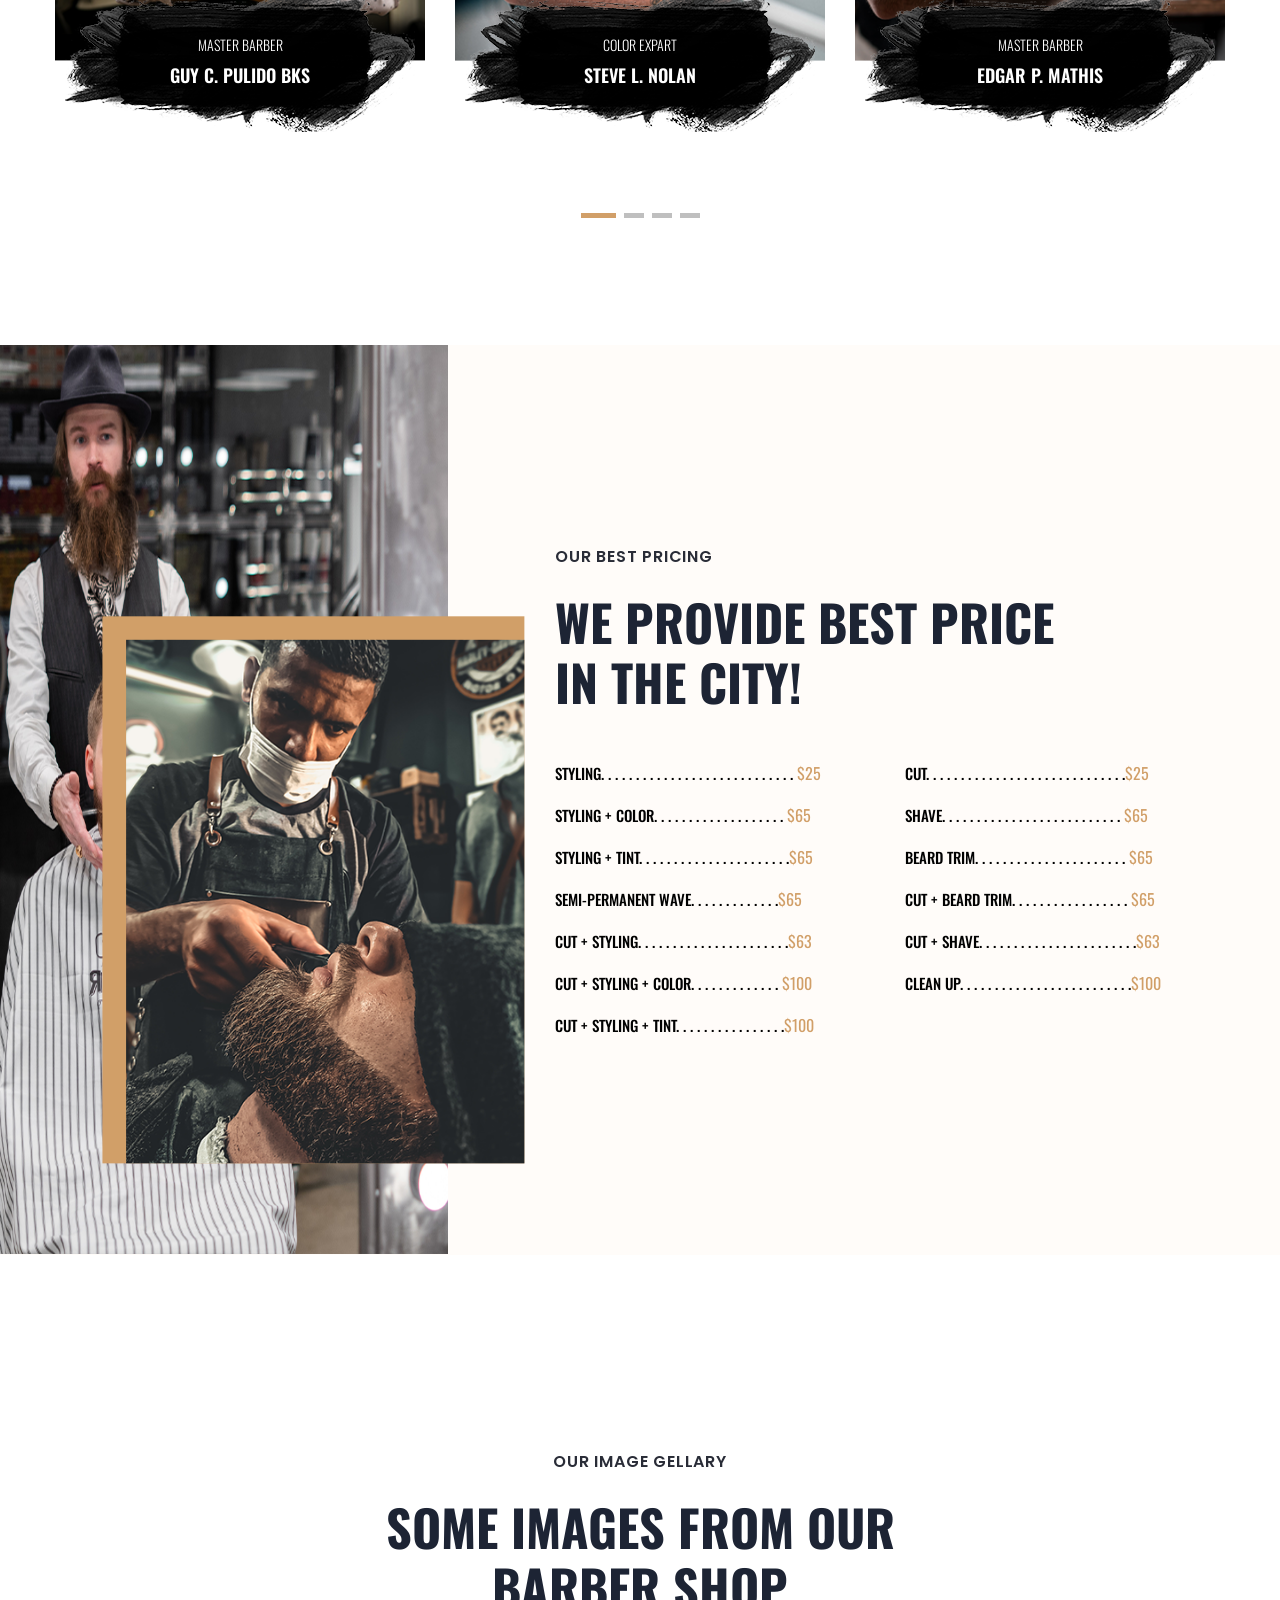
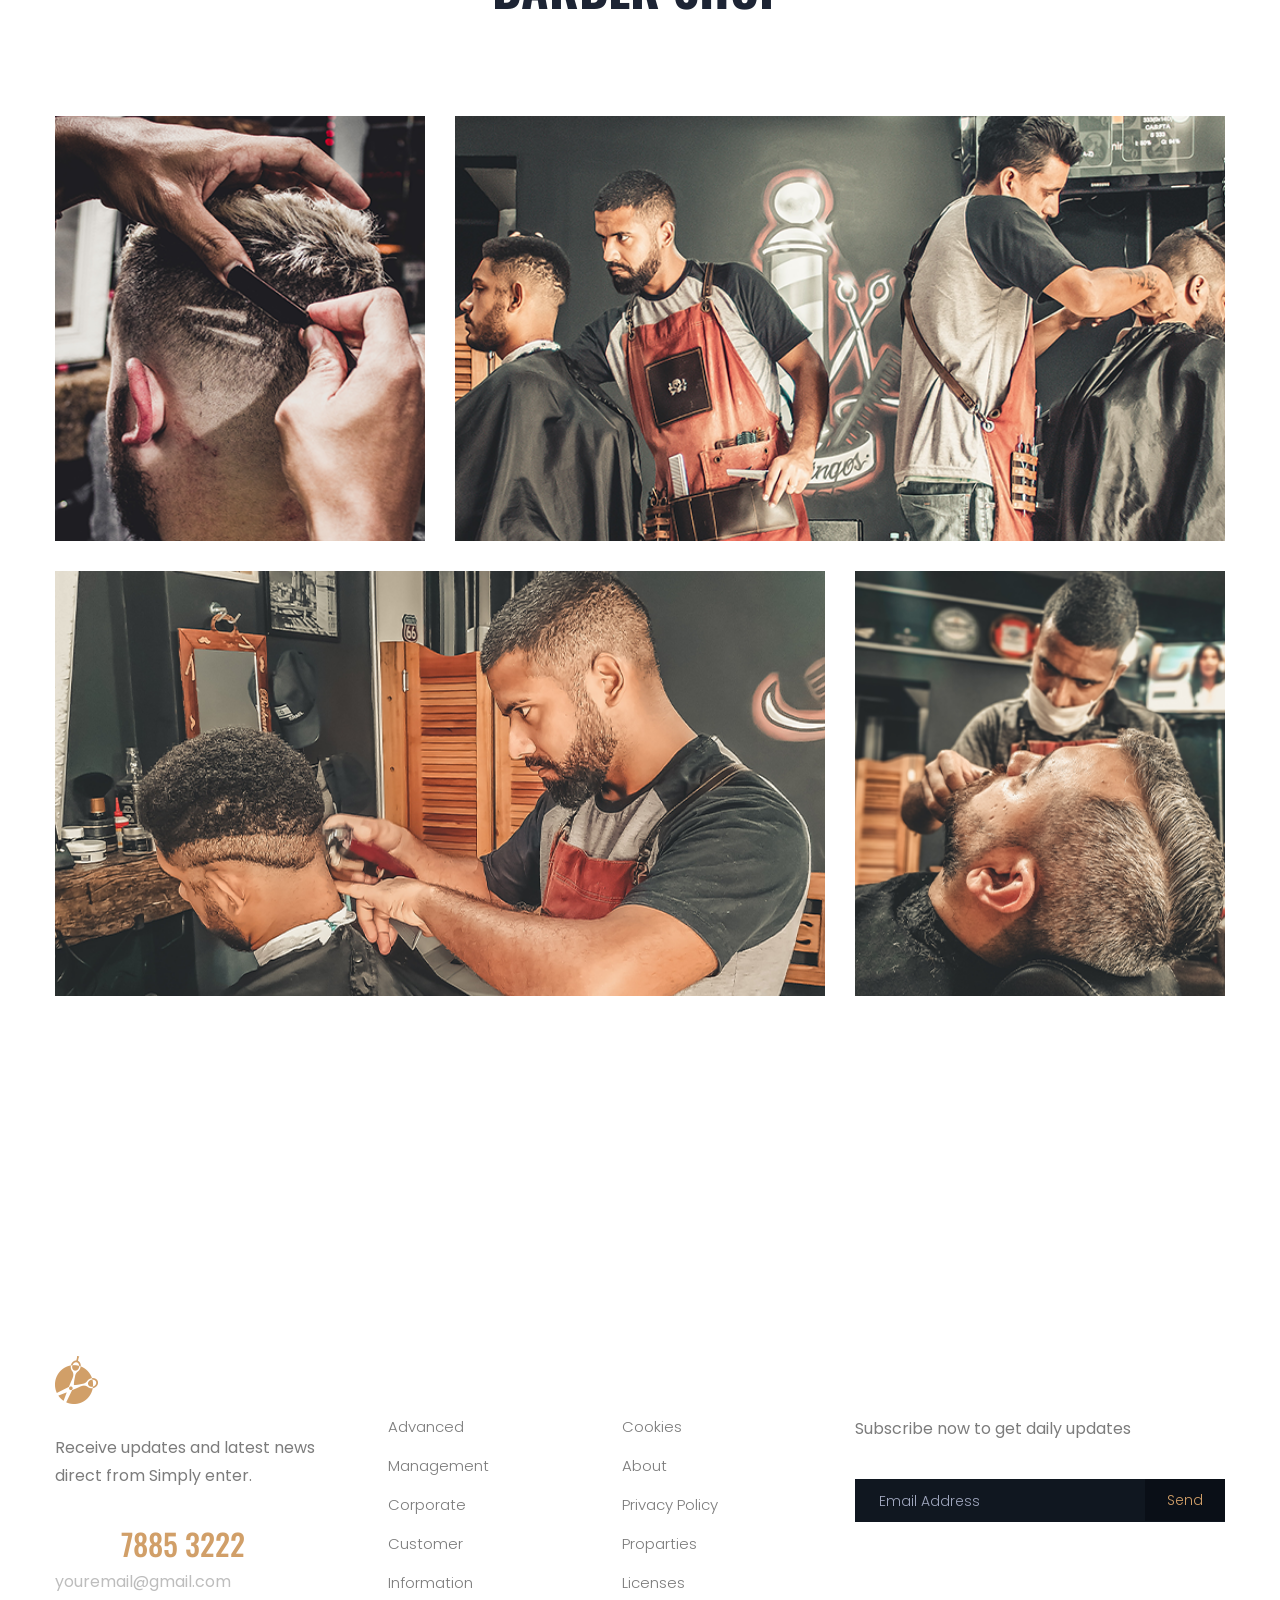
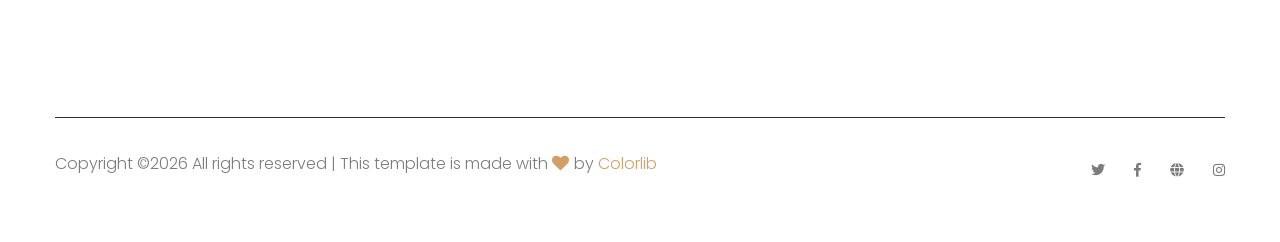
<file: about.html>
<!doctype html>
<html class="no-js" lang="zxx">
<head>
    <meta charset="utf-8">
    <meta http-equiv="x-ua-compatible" content="ie=edge">
    <title> Barber HTML-5 Template </title>
    <meta name="description" content="">
    <meta name="viewport" content="width=device-width, initial-scale=1">
    <link rel="manifest" href="site.webmanifest">
    <link rel="shortcut icon" type="image/x-icon" href="assets/img/favicon.ico">

	<!-- CSS here -->
	<link rel="stylesheet" href="assets/css/bootstrap.min.css">
	<link rel="stylesheet" href="assets/css/owl.carousel.min.css">
	<link rel="stylesheet" href="assets/css/slicknav.css">
    <link rel="stylesheet" href="assets/css/flaticon.css">
    <link rel="stylesheet" href="assets/css/gijgo.css">
    <link rel="stylesheet" href="assets/css/animate.min.css">
    <link rel="stylesheet" href="assets/css/animated-headline.css">
	<link rel="stylesheet" href="assets/css/magnific-popup.css">
	<link rel="stylesheet" href="assets/css/fontawesome-all.min.css">
	<link rel="stylesheet" href="assets/css/themify-icons.css">
	<link rel="stylesheet" href="assets/css/slick.css">
	<link rel="stylesheet" href="assets/css/nice-select.css">
	<link rel="stylesheet" href="assets/css/style.css">
</head>
<body>
    <!-- ? Preloader Start -->
    <div id="preloader-active">
        <div class="preloader d-flex align-items-center justify-content-center">
            <div class="preloader-inner position-relative">
                <div class="preloader-circle"></div>
                <div class="preloader-img pere-text">
                    <img src="assets/img/logo/loder.png" alt="">
                </div>
            </div>
        </div>
    </div>
    <!-- Preloader Start -->
    <header>
        <!--? Header Start -->
        <div class="header-area header-transparent">
            <div class="main-header header-sticky">
                <div class="container-fluid">
                    <div class="row align-items-center">
                        <!-- Logo -->
                        <div class="col-xl-2 col-lg-2 col-md-1">
                            <div class="logo">
                                <a href="index.html"><img src="assets/img/logo/logo.png" alt=""></a>
                            </div>
                        </div>
                        <div class="col-xl-10 col-lg-10 col-md-10">
                            <div class="menu-main d-flex align-items-center justify-content-end">
                                <!-- Main-menu -->
                                <div class="main-menu f-right d-none d-lg-block">
                                    <nav>
                                        <ul id="navigation">
                                            <li><a href="index.html">Home</a></li>
                                            <li class="active"><a href="about.html">About</a></li>
                                            <li><a href="services.html">Services</a></li>
                                            <li><a href="portfolio.html">Portfolio</a></li>
                                            <li><a href="blog.html">Blog</a>
                                                <ul class="submenu">
                                                    <li><a href="blog.html">Blog</a></li>
                                                    <li><a href="blog_details.html">Blog Details</a></li>
                                                    <li><a href="elements.html">Element</a></li>
                                                </ul>
                                            </li>
                                            <li><a href="contact.html">Contact</a></li>
                                        </ul>
                                    </nav>
                                </div>
                                <div class="header-right-btn f-right d-none d-lg-block ml-30">
                                    <a href="from.html" class="btn header-btn">became a member</a>
                                </div>
                            </div>
                        </div>   
                        <!-- Mobile Menu -->
                        <div class="col-12">
                            <div class="mobile_menu d-block d-lg-none"></div>
                        </div>
                    </div>
                </div>
            </div>
        </div>
        <!-- Header End -->
    </header>
    <main>
        <!--? Hero Start -->
        <div class="slider-area2">
            <div class="slider-height2 d-flex align-items-center">
                <div class="container">
                    <div class="row">
                        <div class="col-xl-12">
                            <div class="hero-cap hero-cap2 pt-70 text-center">
                                <h2>About US</h2>
                            </div>
                        </div>
                    </div>
                </div>
            </div>
        </div>
        <!-- Hero End -->
        <!--? About Area Start -->
        <section class="about-area section-padding30 position-relative">
            <div class="container">
                <div class="row align-items-center">
                    <div class="col-lg-6 col-md-11">
                        <!-- about-img -->
                        <div class="about-img ">
                            <img src="assets/img/gallery/about.png" alt="">
                        </div>
                    </div>
                    <div class="col-lg-6 col-md-12">
                        <div class="about-caption">
                            <!-- Section Tittle -->
                            <div class="section-tittle section-tittle3 mb-35">
                                <span>About Our company</span>
                                <h2>52 Years Of Experience In Hair cut!</h2>
                            </div>
                            <p class="mb-30 pera-bottom">Brook presents your services with flexible, convenient and cdpoe layouts. You can select your favorite layouts & elements for cular ts with unlimited ustomization possibilities. Pixel-perfreplication of the designers is intended.</p>
                            <p class="pera-top mb-50">Brook presents your services with flexible, convefnient and ent anipurpose layouts. You can select your favorite.</p>
                            <img src="assets/img/gallery/signature.png" alt="">
                        </div>
                    </div>
                </div>
            </div>
            <!-- About Shape -->
            <div class="about-shape">
                <img src="assets/img/gallery/about-shape.png" alt="">
            </div>
        </section>
        <!-- About-2 Area End -->
        <!--? Services Area Start -->
        <section class="service-area pb-170">
            <div class="container">
                <!-- Section Tittle -->
                <div class="row d-flex justify-content-center">
                    <div class="col-xl-7 col-lg-8 col-md-11 col-sm-11">
                        <div class="section-tittle text-center mb-90">
                            <span>Professional Services</span>
                            <h2>Our Best services that  we offering to you</h2>
                        </div>
                    </div>
                </div>
                <!-- Section caption -->
                <div class="row">
                    <div class="col-xl-4 col-lg-4 col-md-6">
                        <div class="services-caption text-center mb-30">
                            <div class="service-icon">
                                <i class="flaticon-healthcare-and-medical"></i>
                            </div> 
                            <div class="service-cap">
                                <h4><a href="#">Stylish Hair Cut</a></h4>
                                <p>Sorem spsum dolor sit amsectetur adipisclit, seddo eiusmod tempor incididunt ut laborea.</p>
                            </div>
                        </div>
                    </div>
                    <div class="col-xl-4 col-lg-4 col-md-6">
                        <div class="services-caption active text-center mb-30">
                            <div class="service-icon">
                                <i class="flaticon-healthcare-and-medical"></i>
                            </div> 
                            <div class="service-cap">
                                <h4><a href="#">Body Massege</a></h4>
                                <p>Sorem spsum dolor sit amsectetur adipisclit, seddo eiusmod tempor incididunt ut laborea.</p>
                            </div>
                        </div>
                    </div> 
                    <div class="col-xl-4 col-lg-4 col-md-6">
                        <div class="services-caption text-center mb-30">
                            <div class="service-icon">
                                <i class="flaticon-healthcare-and-medical"></i>
                            </div> 
                            <div class="service-cap">
                                <h4><a href="#">Breard Style</a></h4>
                                <p>Sorem spsum dolor sit amsectetur adipisclit, seddo eiusmod tempor incididunt ut laborea.</p>
                            </div>
                        </div>
                    </div>
                </div>
            </div>
        </section>
        <!-- Services Area End -->
        <!--? Team Start -->
        <div class="team-area pb-180">
            <div class="container">
                <!-- Section Tittle -->
                <div class="row justify-content-center">
                    <div class="col-xl-8 col-lg-8 col-md-11 col-sm-11">
                        <div class="section-tittle text-center mb-100">
                            <span>Professional Teams</span>
                            <h2>Our award winner hair cut exparts for you</h2>
                        </div>
                    </div>
                </div>
                <div class="row team-active dot-style">
                    <!-- single Tem -->
                    <div class="col-xl-4 col-lg-4 col-md-6 col-sm-">
                        <div class="single-team mb-80 text-center">
                            <div class="team-img">
                                <img src="assets/img/gallery/team1.png" alt="">
                            </div>
                            <div class="team-caption">
                                <span>Master Barber</span>
                                <h3><a href="#">Guy C. Pulido bks</a></h3>
                            </div>
                        </div>
                    </div>
                    <div class="col-xl-4 col-lg-4 col-md-6 col-sm-">
                        <div class="single-team mb-80 text-center">
                            <div class="team-img">
                                <img src="assets/img/gallery/team2.png" alt="">
                            </div>
                            <div class="team-caption">
                                <span>Color Expart</span>
                                <h3><a href="#">Steve L. Nolan</a></h3>
                            </div>
                        </div>
                    </div>
                    <div class="col-xl-4 col-lg-4 col-md-6 col-sm-">
                        <div class="single-team mb-80 text-center">
                            <div class="team-img">
                                <img src="assets/img/gallery/team3.png" alt="">
                            </div>
                            <div class="team-caption">
                                <span>Master Barber</span>
                                <h3><a href="#">Edgar P. Mathis</a></h3>
                            </div>
                        </div>
                    </div>
                    <div class="col-xl-4 col-lg-4 col-md-6 col-sm-">
                        <div class="single-team mb-80 text-center">
                            <div class="team-img">
                                <img src="assets/img/gallery/team2.png" alt="">
                            </div>
                            <div class="team-caption">
                                <span>Master Barber</span>
                                <h3><a href="#">Edgar P. Mathis</a></h3>
                            </div>
                        </div>
                    </div>
                </div>
            </div>
        </div>
        <!-- Team End -->
        <!-- Best Pricing Area Start -->
        <div class="best-pricing section-padding2 position-relative">
            <div class="container">
                <div class="row justify-content-end">
                    <div class="col-xl-7 col-lg-7">
                        <div class="section-tittle mb-50">
                            <span>Our Best Pricing</span>
                            <h2>We provide best price<br> in the city!</h2>
                        </div>
                        <!-- Pricing  -->
                        <div class="row">
                            <div class="col-lg-6 col-md-6 col-sm-6">
                                <div class="pricing-list">
                                    <ul>
                                        <li>Styling. . . . . . . . . . . . . . . . . . . . . . . . . . . . <span>$25</span></li>
                                        <li>Styling + Color. . . . . . . . . . . . . . . . . . . <span>$65</span></li>
                                        <li>Styling + Tint. . . . . . . . . . . . . . . . . . . . . .<span>$65</span></li>
                                        <li>  Semi-permanent wave. . . . . . . . . . . . .<span>$65</span></li>
                                        <li> Cut + Styling. . . . . . . . . . . . . . . . . . . . . .<span>$63</span></li>
                                        <li> Cut + Styling + Color. . . . . . . . . . . . . <span>$100</span></li>
                                        <li> Cut + Styling + Tint. . . . . . . . . . . . . . . .<span>$100</span></li>
                                    </ul>
                                </div>
                            </div>
                            <div class="col-lg-6 col-md-6 col-sm-6">
                                <div class="pricing-list">
                                    <ul>
                                        <li>Cut. . . . . . . . . . . . . . . . . . . . . . . . . . . . .<span>$25</span></li>
                                        <li>Shave. . . . . . . . . . . . . . . . . . . . . . . . . . <span>$65</span></li>
                                        <li>Beard trim. . . . . . . . . . . . . . . . . . . . . .  <span>$65</span></li>
                                        <li>Cut + beard trim. . . . . . . . . . . . . . . . .  <span>$65</span></li>
                                        <li>Cut + shave. . . . . . . . . . . . . . . . . . . . . . .<span>$63</span></li>
                                        <li>Clean up. . . . . . . . . . . . . . . . . . . . . . . . .<span>$100</span></li>
                                    </ul>
                                </div>
                            </div>
                        </div>
                    </div>
                </div>
            </div>
            <!-- pricing img -->
            <div class="pricing-img">
                <img class="pricing-img1" src="assets/img/gallery/pricing1.png" alt="">
                <img class="pricing-img2" src="assets/img/gallery/pricing2.png" alt="">
            </div>
        </div>
        <!-- Best Pricing Area End -->
        <!--? Gallery Area Start -->
        <div class="gallery-area section-padding30">
            <div class="container">
                <!-- Section Tittle -->
                <div class="row justify-content-center">
                    <div class="col-xl-6 col-lg-7 col-md-9 col-sm-10">
                        <div class="section-tittle text-center mb-100">
                            <span>our image gellary</span>
                            <h2>some images from our barber shop</h2>
                        </div>
                    </div>
                </div>
                <div class="row">
                    <div class="col-lg-4 col-md-6 col-sm-6">
                        <div class="box snake mb-30">
                            <div class="gallery-img " style="background-image: url(assets/img/gallery/gallery1.png);"></div>
                            <div class="overlay"></div>
                        </div>
                    </div>
                    <div class="col-lg-8 col-md-6 col-sm-6">
                        <div class="box snake mb-30">
                            <div class="gallery-img " style="background-image: url(assets/img/gallery/gallery2.png);"></div>
                            <div class="overlay"></div>
                        </div>
                    </div>
                    <div class="col-lg-8 col-md-6 col-sm-6">
                        <div class="box snake mb-30">
                            <div class="gallery-img " style="background-image: url(assets/img/gallery/gallery3.png);"></div>
                            <div class="overlay"></div>
                        </div>
                    </div>
                    <div class="col-lg-4 col-md-6 col-sm-6">
                        <div class="box snake mb-30">
                            <div class="gallery-img " style="background-image: url(assets/img/gallery/gallery4.png);"></div>
                            <div class="overlay"></div>
                        </div>
                    </div>
                </div>
            </div>
        </div>
        <!-- Gallery Area End -->


    </main>
    <footer>
        <!--? Footer Start-->
        <div class="footer-area section-bg" data-background="assets/img/gallery/footer_bg.png">
            <div class="container">
                <div class="footer-top footer-padding">
                    <div class="row d-flex justify-content-between">
                        <div class="col-xl-3 col-lg-4 col-md-5 col-sm-8">
                            <div class="single-footer-caption mb-50">
                                <!-- logo -->
                                <div class="footer-logo">
                                    <a href="index.html"><img src="assets/img/logo/logo2_footer.png" alt=""></a>
                                </div>
                                <div class="footer-tittle">
                                    <div class="footer-pera">
                                        <p class="info1">Receive updates and latest news direct from Simply enter.</p>
                                    </div>
                                </div>
                                <div class="footer-number">
                                    <h4><span>+564 </span>7885 3222</h4>
                                    <p>youremail@gmail.com</p>
                                </div>
                            </div>
                        </div>
                        <div class="col-xl-2 col-lg-2 col-md-3 col-sm-5">
                            <div class="single-footer-caption mb-50">
                                <div class="footer-tittle">
                                    <h4>Location </h4>
                                    <ul>
                                        <li><a href="#">Advanced</a></li>
                                        <li><a href="#"> Management</a></li>
                                        <li><a href="#">Corporate</a></li>
                                        <li><a href="#">Customer</a></li>
                                        <li><a href="#">Information</a></li>
                                    </ul>
                                </div>
                            </div>
                        </div>
                        <div class="col-xl-2 col-lg-2 col-md-3 col-sm-5">
                            <div class="single-footer-caption mb-50">
                                <div class="footer-tittle">
                                    <h4>Explore</h4>
                                    <ul>
                                        <li><a href="#">Cookies</a></li>
                                        <li><a href="#">About</a></li>
                                        <li><a href="#">Privacy Policy</a></li>
                                        <li><a href="#">Proparties</a></li>
                                        <li><a href="#">Licenses</a></li>
                                    </ul>
                                </div>
                            </div>
                        </div>
                        <div class="col-xl-4 col-lg-4 col-md-6 col-sm-8">
                            <div class="single-footer-caption mb-50">
                                <div class="footer-tittle">
                                    <h4>Location</h4>
                                    <div class="footer-pera">
                                        <p class="info1">Subscribe now to get daily updates</p>
                                    </div>
                                </div>
                                <!-- Form -->
                                <div class="footer-form">
                                    <div id="mc_embed_signup">
                                        <form target="_blank" action="https://spondonit.us12.list-manage.com/subscribe/post?u=1462626880ade1ac87bd9c93a&amp;id=92a4423d01" method="get" class="subscribe_form relative mail_part" novalidate="true">
                                            <input type="email" name="EMAIL" id="newsletter-form-email" placeholder=" Email Address " class="placeholder hide-on-focus" onfocus="this.placeholder = ''" onblur="this.placeholder = 'Your email address'">
                                            <div class="form-icon">
                                                <button type="submit" name="submit" id="newsletter-submit" class="email_icon newsletter-submit button-contactForm">Send</button>
                                            </div>
                                            <div class="mt-10 info"></div>
                                        </form>
                                    </div>
                                </div>
                            </div>
                        </div>
                    </div>
                </div>
                <div class="footer-bottom">
                    <div class="row d-flex justify-content-between align-items-center">
                        <div class="col-xl-9 col-lg-8">
                            <div class="footer-copy-right">
                                <p><!-- Link back to Colorlib can't be removed. Template is licensed under CC BY 3.0. -->
  Copyright &copy;<script>document.write(new Date().getFullYear());</script> All rights reserved | This template is made with <i class="fa fa-heart" aria-hidden="true"></i> by <a href="https://colorlib.com" target="_blank">Colorlib</a>
  <!-- Link back to Colorlib can't be removed. Template is licensed under CC BY 3.0. --></p>
                            </div>
                        </div>
                        <div class="col-xl-3 col-lg-4">
                            <!-- Footer Social -->
                            <div class="footer-social f-right">
                                <a href="#"><i class="fab fa-twitter"></i></a>
                                <a href="https://www.facebook.com/sai4ull"><i class="fab fa-facebook-f"></i></a>
                                <a href="#"><i class="fas fa-globe"></i></a>
                                <a href="#"><i class="fab fa-instagram"></i></a>
                            </div>
                        </div>
                    </div>
                </div>
            </div>
        </div>
        <!-- Footer End-->
    </footer>
    <!-- Scroll Up -->
    <div id="back-top" >
        <a title="Go to Top" href="#"> <i class="fas fa-level-up-alt"></i></a>
    </div>

    <!-- JS here -->

    <script src="./assets/js/vendor/modernizr-3.5.0.min.js"></script>
    <!-- Jquery, Popper, Bootstrap -->
    <script src="./assets/js/vendor/jquery-1.12.4.min.js"></script>
    <script src="./assets/js/popper.min.js"></script>
    <script src="./assets/js/bootstrap.min.js"></script>
    <!-- Jquery Mobile Menu -->
    <script src="./assets/js/jquery.slicknav.min.js"></script>

    <!-- Jquery Slick , Owl-Carousel Plugins -->
    <script src="./assets/js/owl.carousel.min.js"></script>
    <script src="./assets/js/slick.min.js"></script>
    <!-- One Page, Animated-HeadLin -->
    <script src="./assets/js/wow.min.js"></script>
    <script src="./assets/js/animated.headline.js"></script>
    <script src="./assets/js/jquery.magnific-popup.js"></script>

    <!-- Date Picker -->
    <script src="./assets/js/gijgo.min.js"></script>
    <!-- Nice-select, sticky -->
    <script src="./assets/js/jquery.nice-select.min.js"></script>
    <script src="./assets/js/jquery.sticky.js"></script>
    
    <!-- counter , waypoint,Hover Direction -->
    <script src="./assets/js/jquery.counterup.min.js"></script>
    <script src="./assets/js/waypoints.min.js"></script>
    <script src="./assets/js/jquery.countdown.min.js"></script>
    <script src="./assets/js/hover-direction-snake.min.js"></script>

    <!-- contact js -->
    <script src="./assets/js/contact.js"></script>
    <script src="./assets/js/jquery.form.js"></script>
    <script src="./assets/js/jquery.validate.min.js"></script>
    <script src="./assets/js/mail-script.js"></script>
    <script src="./assets/js/jquery.ajaxchimp.min.js"></script>
    
    <!-- Jquery Plugins, main Jquery -->	
    <script src="./assets/js/plugins.js"></script>
    <script src="./assets/js/main.js"></script>
    
    </body>
</html>
</file>
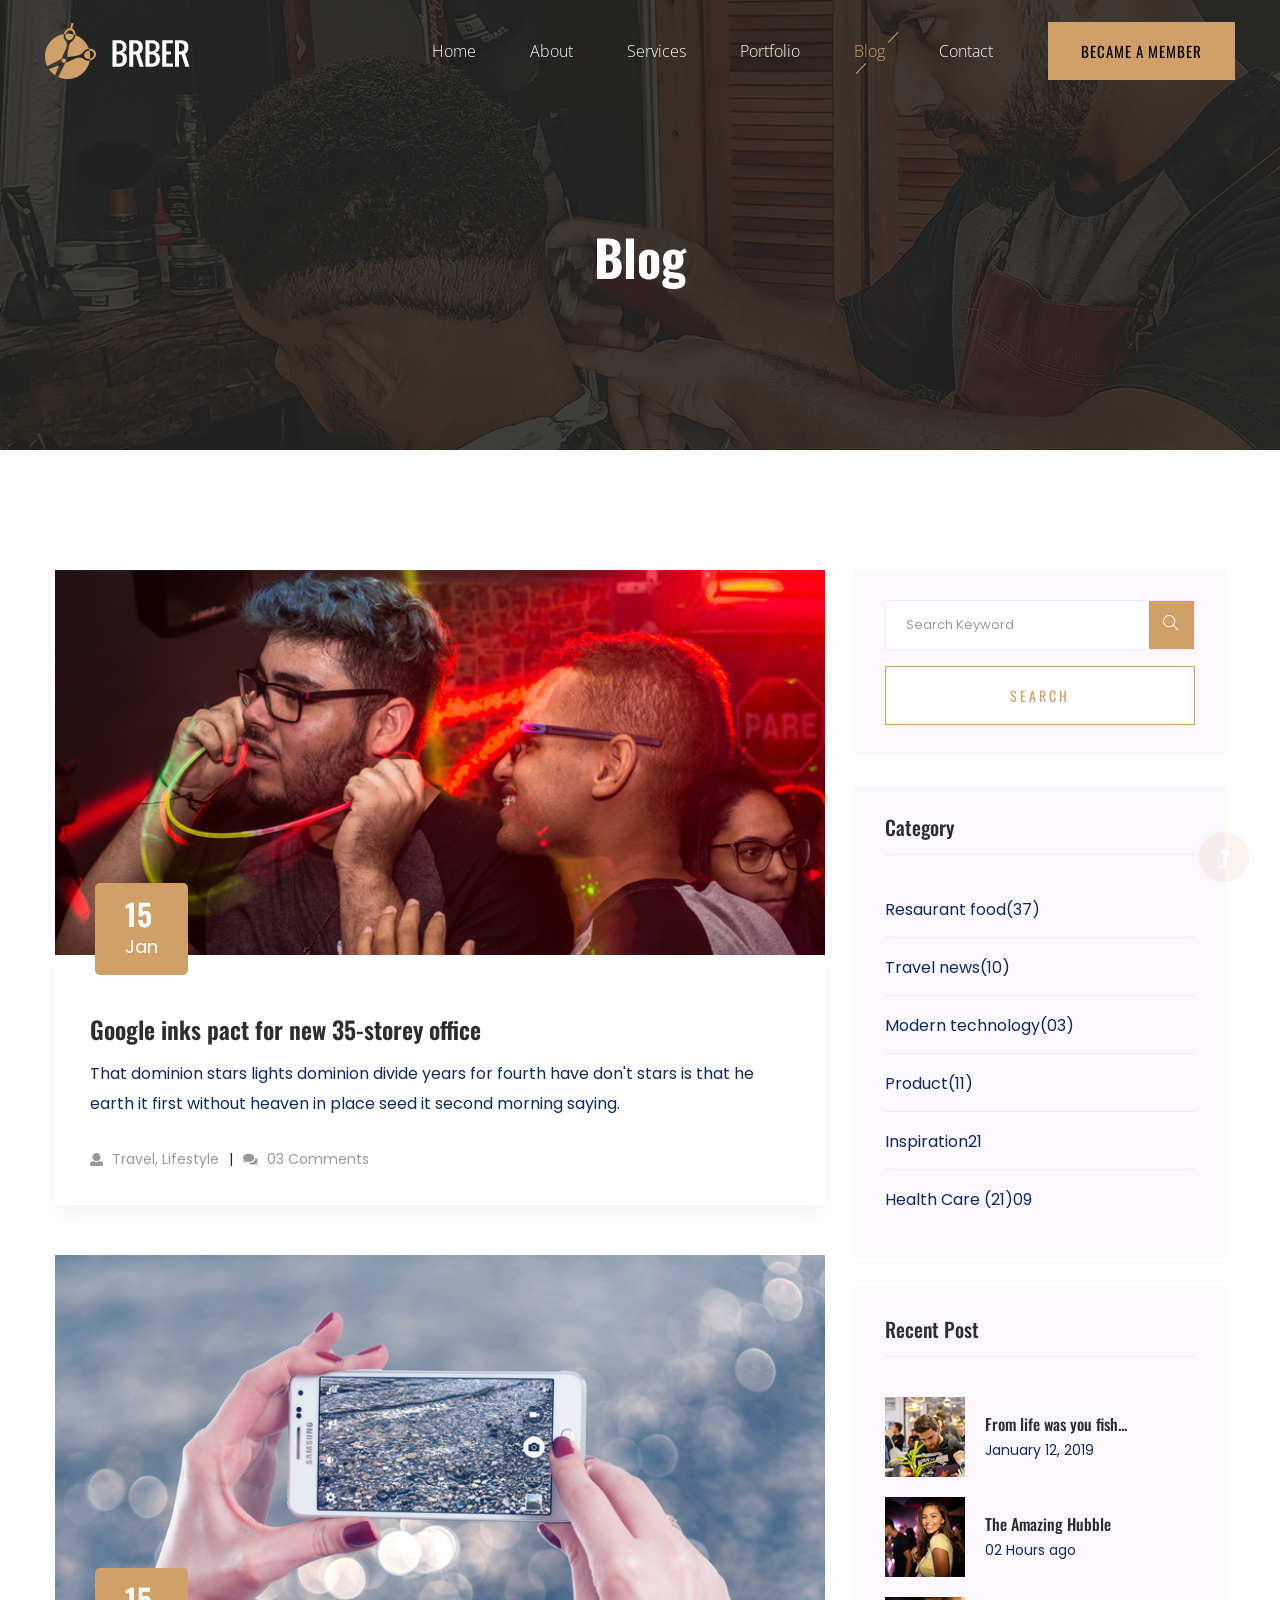
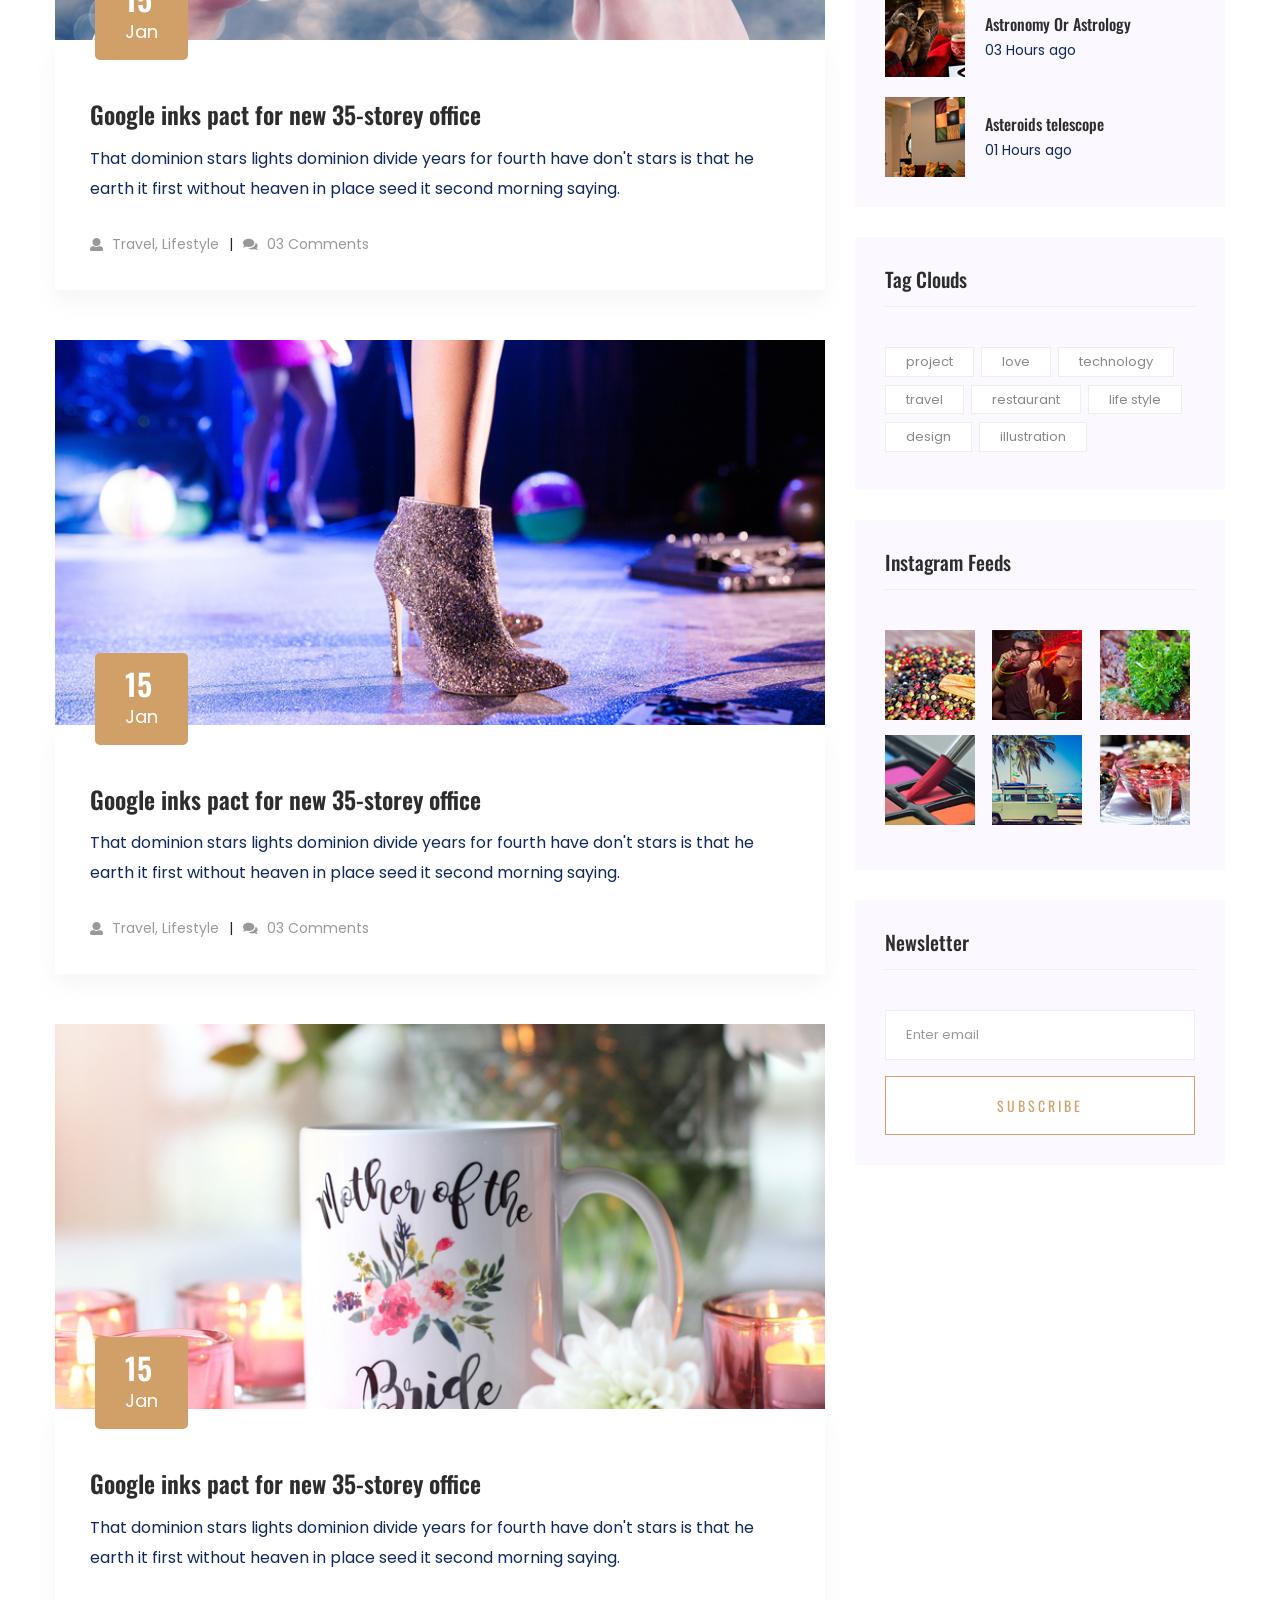
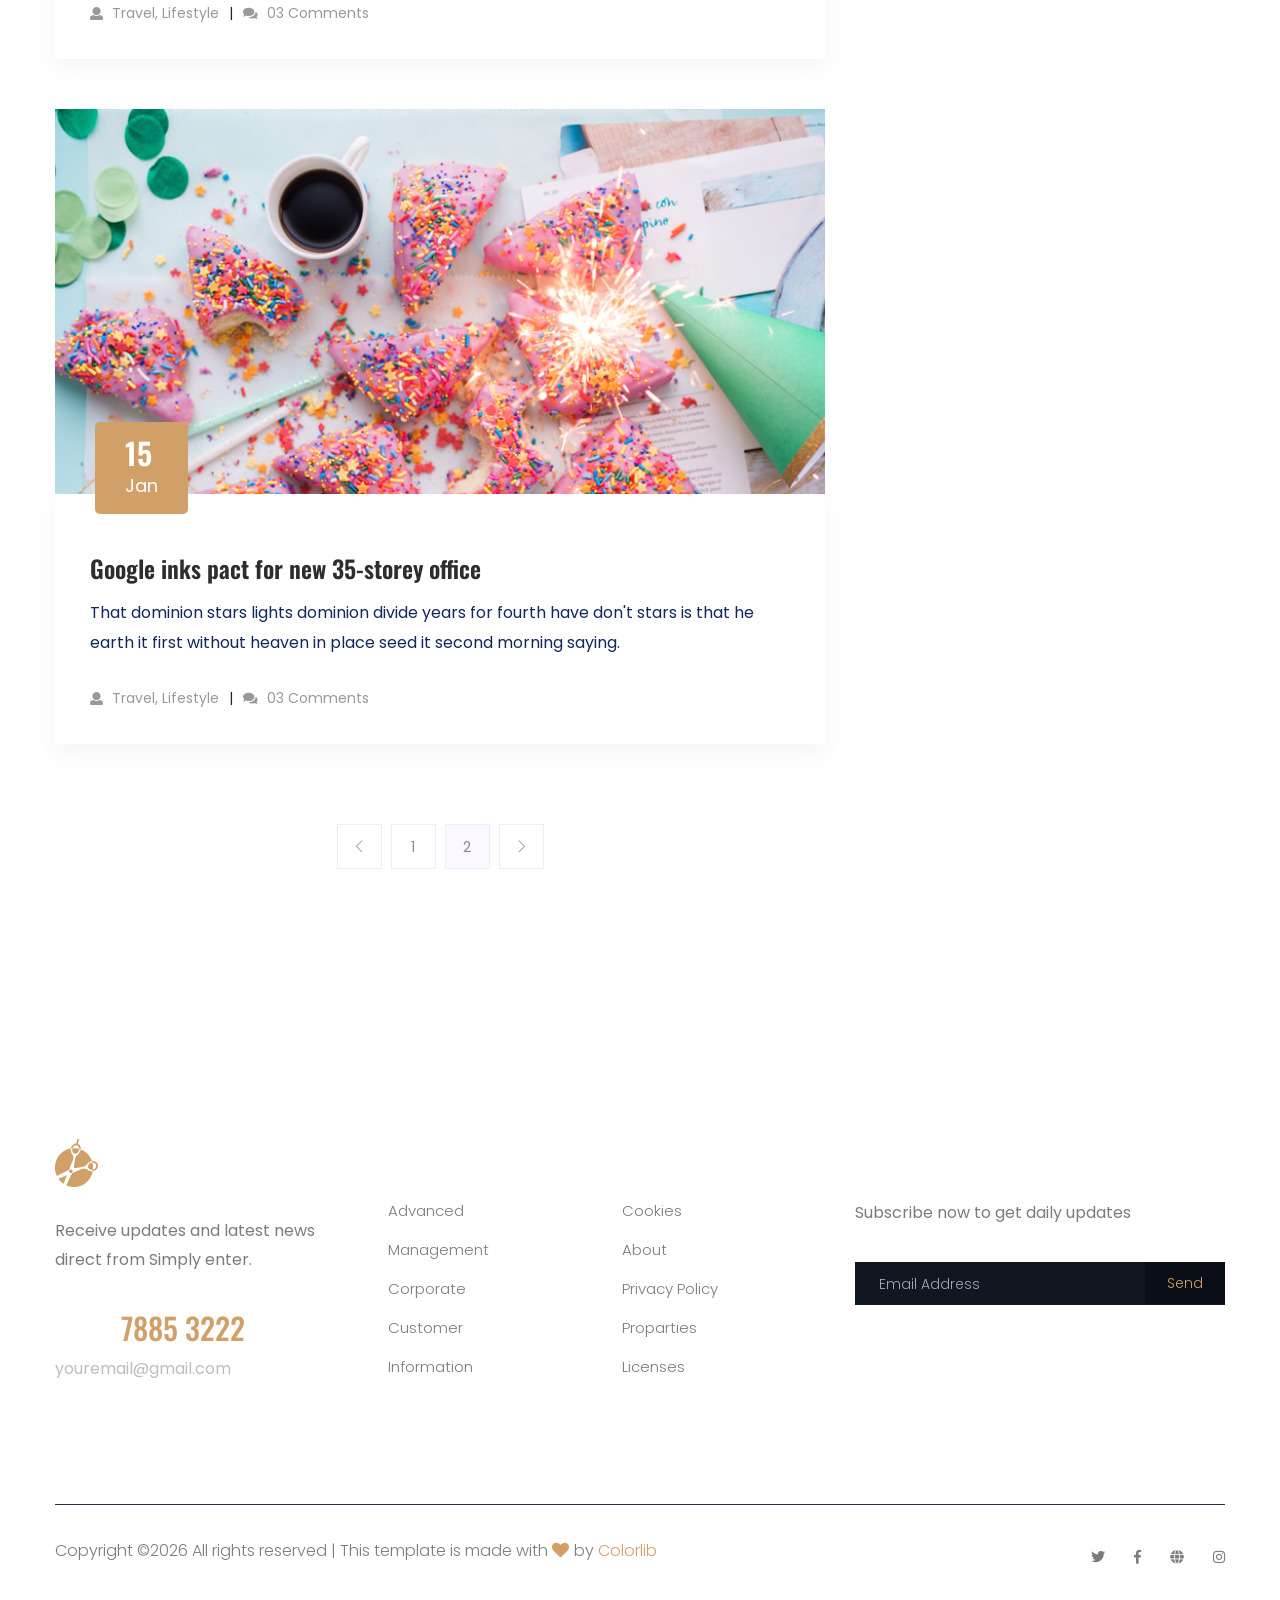
<file: blog.html>
<!doctype html>
<html class="no-js" lang="zxx">
<head>
    <meta charset="utf-8">
    <meta http-equiv="x-ua-compatible" content="ie=edge">
    <title> Barber HTML-5 Template </title>
    <meta name="description" content="">
    <meta name="viewport" content="width=device-width, initial-scale=1">
    <link rel="shortcut icon" type="image/x-icon" href="assets/img/favicon.ico">

    <!-- CSS here -->
    <link rel="stylesheet" href="assets/css/bootstrap.min.css">
    <link rel="stylesheet" href="assets/css/owl.carousel.min.css">
    <link rel="stylesheet" href="assets/css/slicknav.css">
    <link rel="stylesheet" href="assets/css/animate.min.css">
    <link rel="stylesheet" href="assets/css/magnific-popup.css">
    <link rel="stylesheet" href="assets/css/fontawesome-all.min.css">
    <link rel="stylesheet" href="assets/css/themify-icons.css">
    <link rel="stylesheet" href="assets/css/themify-icons.css">
    <link rel="stylesheet" href="assets/css/slick.css">
    <link rel="stylesheet" href="assets/css/nice-select.css">
    <link rel="stylesheet" href="assets/css/style.css">
    <link rel="stylesheet" href="assets/css/responsive.css">
</head>
<body>
    <!--? Preloader Start -->
    <div id="preloader-active">
        <div class="preloader d-flex align-items-center justify-content-center">
            <div class="preloader-inner position-relative">
                <div class="preloader-circle"></div>
                <div class="preloader-img pere-text">
                    <img src="assets/img/logo/loder.png" alt="">
                </div>
            </div>
        </div>
    </div>
    <!-- Preloader Start -->
    <header>
        <!--? Header Start -->
        <div class="header-area header-transparent">
            <div class="main-header header-sticky">
                <div class="container-fluid">
                    <div class="row align-items-center">
                        <!-- Logo -->
                        <div class="col-xl-2 col-lg-2 col-md-1">
                            <div class="logo">
                                <a href="index.html"><img src="assets/img/logo/logo.png" alt=""></a>
                            </div>
                        </div>
                        <div class="col-xl-10 col-lg-10 col-md-10">
                            <div class="menu-main d-flex align-items-center justify-content-end">
                                <!-- Main-menu -->
                                <div class="main-menu f-right d-none d-lg-block">
                                    <nav>
                                        <ul id="navigation">
                                            <li><a href="index.html">Home</a></li>
                                            <li><a href="about.html">About</a></li>
                                            <li><a href="services.html">Services</a></li>
                                            <li><a href="portfolio.html">Portfolio</a></li>
                                            <li class="active"><a href="blog.html">Blog</a>
                                                <ul class="submenu">
                                                    <li><a href="blog.html">Blog</a></li>
                                                    <li><a href="blog_details.html">Blog Details</a></li>
                                      
                                                    <li><a href="elements.html">Element</a></li>
                                                </ul>
                                            </li>
                                            <li><a href="contact.html">Contact</a></li>
                                        </ul>
                                    </nav>
                                </div>
                                <div class="header-right-btn f-right d-none d-lg-block ml-30">
                                    <a href="from.html" class="btn header-btn">became a member</a>
                                </div>
                            </div>
                        </div>   
                        <!-- Mobile Menu -->
                        <div class="col-12">
                            <div class="mobile_menu d-block d-lg-none"></div>
                        </div>
                    </div>
                </div>
            </div>
        </div>
        <!-- Header End -->
    </header>
    <main>
        <!--? Hero Start -->
        <div class="slider-area2">
            <div class="slider-height2 d-flex align-items-center">
                <div class="container">
                    <div class="row">
                        <div class="col-xl-12">
                            <div class="hero-cap hero-cap2 pt-70 text-center">
                                <h2>Blog</h2>
                            </div>
                        </div>
                    </div>
                </div>
            </div>
        </div>
        <!-- Hero End -->
        <!--? Blog Area Start-->
        <section class="blog_area section-padding">
            <div class="container">
                <div class="row">
                    <div class="col-lg-8 mb-5 mb-lg-0">
                        <div class="blog_left_sidebar">
                            <article class="blog_item">
                                <div class="blog_item_img">
                                    <img class="card-img rounded-0" src="assets/img/blog/single_blog_1.png" alt="">
                                    <a href="#" class="blog_item_date">
                                        <h3>15</h3>
                                        <p>Jan</p>
                                    </a>
                                </div>
                                <div class="blog_details">
                                    <a class="d-inline-block" href="blog_details.html">
                                        <h2 class="blog-head" style="color: #2d2d2d;">Google inks pact for new 35-storey office</h2>
                                    </a>
                                    <p>That dominion stars lights dominion divide years for fourth have don't stars is that
                                        he earth it first without heaven in place seed it second morning saying.</p>
                                    <ul class="blog-info-link">
                                        <li><a href="#"><i class="fa fa-user"></i> Travel, Lifestyle</a></li>
                                        <li><a href="#"><i class="fa fa-comments"></i> 03 Comments</a></li>
                                    </ul>
                                </div>
                            </article>
                            <article class="blog_item">
                                <div class="blog_item_img">
                                    <img class="card-img rounded-0" src="assets/img/blog/single_blog_2.png" alt="">
                                    <a href="#" class="blog_item_date">
                                        <h3>15</h3>
                                        <p>Jan</p>
                                    </a>
                                </div>
                                <div class="blog_details">
                                    <a class="d-inline-block" href="blog_details.html">
                                        <h2 class="blog-head" style="color: #2d2d2d;">Google inks pact for new 35-storey office</h2>
                                    </a>
                                    <p>That dominion stars lights dominion divide years for fourth have don't stars is that
                                        he earth it first without heaven in place seed it second morning saying.</p>
                                    <ul class="blog-info-link">
                                        <li><a href="#"><i class="fa fa-user"></i> Travel, Lifestyle</a></li>
                                        <li><a href="#"><i class="fa fa-comments"></i> 03 Comments</a></li>
                                    </ul>
                                </div>
                            </article>
                            <article class="blog_item">
                                <div class="blog_item_img">
                                    <img class="card-img rounded-0" src="assets/img/blog/single_blog_3.png" alt="">
                                    <a href="#" class="blog_item_date">
                                        <h3>15</h3>
                                        <p>Jan</p>
                                    </a>
                                </div>
                                <div class="blog_details">
                                    <a class="d-inline-block" href="blog_details.html">
                                        <h2 class="blog-head" style="color: #2d2d2d;">Google inks pact for new 35-storey office</h2>
                                    </a>
                                    <p>That dominion stars lights dominion divide years for fourth have don't stars is that
                                        he earth it first without heaven in place seed it second morning saying.</p>
                                    <ul class="blog-info-link">
                                        <li><a href="#"><i class="fa fa-user"></i> Travel, Lifestyle</a></li>
                                        <li><a href="#"><i class="fa fa-comments"></i> 03 Comments</a></li>
                                    </ul>
                                </div>
                            </article>
                            <article class="blog_item">
                                <div class="blog_item_img">
                                    <img class="card-img rounded-0" src="assets/img/blog/single_blog_4.png" alt="">
                                    <a href="#" class="blog_item_date">
                                        <h3>15</h3>
                                        <p>Jan</p>
                                    </a>
                                </div>
                                <div class="blog_details">
                                    <a class="d-inline-block" href="blog_details.html">
                                        <h2 class="blog-head" style="color: #2d2d2d;">Google inks pact for new 35-storey office</h2>
                                    </a>
                                    <p>That dominion stars lights dominion divide years for fourth have don't stars is that
                                        he earth it first without heaven in place seed it second morning saying.</p>
                                    <ul class="blog-info-link">
                                        <li><a href="#"><i class="fa fa-user"></i> Travel, Lifestyle</a></li>
                                        <li><a href="#"><i class="fa fa-comments"></i> 03 Comments</a></li>
                                    </ul>
                                </div>
                            </article>
                            <article class="blog_item">
                                <div class="blog_item_img">
                                    <img class="card-img rounded-0" src="assets/img/blog/single_blog_5.png" alt="">
                                    <a href="#" class="blog_item_date">
                                        <h3>15</h3>
                                        <p>Jan</p>
                                    </a>
                                </div>
                                <div class="blog_details">
                                    <a class="d-inline-block" href="blog_details.html">
                                        <h2 class="blog-head" style="color: #2d2d2d;">Google inks pact for new 35-storey office</h2>
                                    </a>
                                    <p>That dominion stars lights dominion divide years for fourth have don't stars is that
                                        he earth it first without heaven in place seed it second morning saying.</p>
                                    <ul class="blog-info-link">
                                        <li><a href="#"><i class="fa fa-user"></i> Travel, Lifestyle</a></li>
                                        <li><a href="#"><i class="fa fa-comments"></i> 03 Comments</a></li>
                                    </ul>
                                </div>
                            </article>
                            <nav class="blog-pagination justify-content-center d-flex">
                                <ul class="pagination">
                                    <li class="page-item">
                                        <a href="#" class="page-link" aria-label="Previous">
                                            <i class="ti-angle-left"></i>
                                        </a>
                                    </li>
                                    <li class="page-item">
                                        <a href="#" class="page-link">1</a>
                                    </li>
                                    <li class="page-item active">
                                        <a href="#" class="page-link">2</a>
                                    </li>
                                    <li class="page-item">
                                        <a href="#" class="page-link" aria-label="Next">
                                            <i class="ti-angle-right"></i>
                                        </a>
                                    </li>
                                </ul>
                            </nav>
                        </div>
                    </div>
                    <div class="col-lg-4">
                        <div class="blog_right_sidebar">
                            <aside class="single_sidebar_widget search_widget">
                                <form action="#">
                                    <div class="form-group">
                                        <div class="input-group mb-3">
                                            <input type="text" class="form-control" placeholder='Search Keyword'
                                                onfocus="this.placeholder = ''"
                                                onblur="this.placeholder = 'Search Keyword'">
                                            <div class="input-group-append">
                                                <button class="btns" type="button"><i class="ti-search"></i></button>
                                            </div>
                                        </div>
                                    </div>
                                    <button class="button rounded-0 primary-bg text-white w-100 btn_1 boxed-btn"
                                        type="submit">Search</button>
                                </form>
                            </aside>
                            <aside class="single_sidebar_widget post_category_widget">
                                <h4 class="widget_title" style="color: #2d2d2d;">Category</h4>
                                <ul class="list cat-list">
                                    <li>
                                        <a href="#" class="d-flex">
                                            <p>Resaurant food</p>
                                            <p>(37)</p>
                                        </a>
                                    </li>
                                    <li>
                                        <a href="#" class="d-flex">
                                            <p>Travel news</p>
                                            <p>(10)</p>
                                        </a>
                                    </li>
                                    <li>
                                        <a href="#" class="d-flex">
                                            <p>Modern technology</p>
                                            <p>(03)</p>
                                        </a>
                                    </li>
                                    <li>
                                        <a href="#" class="d-flex">
                                            <p>Product</p>
                                            <p>(11)</p>
                                        </a>
                                    </li>
                                    <li>
                                        <a href="#" class="d-flex">
                                            <p>Inspiration</p>
                                            <p>21</p>
                                        </a>
                                    </li>
                                    <li>
                                        <a href="#" class="d-flex">
                                            <p>Health Care (21)</p>
                                            <p>09</p>
                                        </a>
                                    </li>
                                </ul>
                            </aside>
                            <aside class="single_sidebar_widget popular_post_widget">
                                <h3 class="widget_title" style="color: #2d2d2d;">Recent Post</h3>
                                <div class="media post_item">
                                    <img src="assets/img/post/post_1.png" alt="post">
                                    <div class="media-body">
                                        <a href="blog_details.html">
                                            <h3 style="color: #2d2d2d;">From life was you fish...</h3>
                                        </a>
                                        <p>January 12, 2019</p>
                                    </div>
                                </div>
                                <div class="media post_item">
                                    <img src="assets/img/post/post_2.png" alt="post">
                                    <div class="media-body">
                                        <a href="blog_details.html">
                                            <h3 style="color: #2d2d2d;">The Amazing Hubble</h3>
                                        </a>
                                        <p>02 Hours ago</p>
                                    </div>
                                </div>
                                <div class="media post_item">
                                    <img src="assets/img/post/post_3.png" alt="post">
                                    <div class="media-body">
                                        <a href="blog_details.html">
                                            <h3 style="color: #2d2d2d;">Astronomy Or Astrology</h3>
                                        </a>
                                        <p>03 Hours ago</p>
                                    </div>
                                </div>
                                <div class="media post_item">
                                    <img src="assets/img/post/post_4.png" alt="post">
                                    <div class="media-body">
                                        <a href="blog_details.html">
                                            <h3 style="color: #2d2d2d;">Asteroids telescope</h3>
                                        </a>
                                        <p>01 Hours ago</p>
                                    </div>
                                </div>
                            </aside>
                            <aside class="single_sidebar_widget tag_cloud_widget">
                                <h4 class="widget_title" style="color: #2d2d2d;">Tag Clouds</h4>
                                <ul class="list">
                                    <li>
                                        <a href="#">project</a>
                                    </li>
                                    <li>
                                        <a href="#">love</a>
                                    </li>
                                    <li>
                                        <a href="#">technology</a>
                                    </li>
                                    <li>
                                        <a href="#">travel</a>
                                    </li>
                                    <li>
                                        <a href="#">restaurant</a>
                                    </li>
                                    <li>
                                        <a href="#">life style</a>
                                    </li>
                                    <li>
                                        <a href="#">design</a>
                                    </li>
                                    <li>
                                        <a href="#">illustration</a>
                                    </li>
                                </ul>
                            </aside>

                            <aside class="single_sidebar_widget instagram_feeds">
                                <h4 class="widget_title" style="color: #2d2d2d;">Instagram Feeds</h4>
                                <ul class="instagram_row flex-wrap">
                                    <li>
                                        <a href="#">
                                            <img class="img-fluid" src="assets/img/post/post_5.png" alt="">
                                        </a>
                                    </li>
                                    <li>
                                        <a href="#">
                                            <img class="img-fluid" src="assets/img/post/post_6.png" alt="">
                                        </a>
                                    </li>
                                    <li>
                                        <a href="#">
                                            <img class="img-fluid" src="assets/img/post/post_7.png" alt="">
                                        </a>
                                    </li>
                                    <li>
                                        <a href="#">
                                            <img class="img-fluid" src="assets/img/post/post_8.png" alt="">
                                        </a>
                                    </li>
                                    <li>
                                        <a href="#">
                                            <img class="img-fluid" src="assets/img/post/post_9.png" alt="">
                                        </a>
                                    </li>
                                    <li>
                                        <a href="#">
                                            <img class="img-fluid" src="assets/img/post/post_10.png" alt="">
                                        </a>
                                    </li>
                                </ul>
                            </aside>
                            <aside class="single_sidebar_widget newsletter_widget">
                                <h4 class="widget_title" style="color: #2d2d2d;">Newsletter</h4>
                                <form action="#">
                                    <div class="form-group">
                                        <input type="email" class="form-control" onfocus="this.placeholder = ''"
                                            onblur="this.placeholder = 'Enter email'" placeholder='Enter email' required>
                                    </div>
                                    <button class="button rounded-0 primary-bg text-white w-100 btn_1 boxed-btn"
                                        type="submit">Subscribe</button>
                                </form>
                            </aside>
                        </div>
                    </div>
                </div>
            </div>
        </section>
        <!-- Blog Area End -->
    </main>
    <footer>
        <!--? Footer Start-->
        <div class="footer-area section-bg" data-background="assets/img/gallery/footer_bg.png">
            <div class="container">
                <div class="footer-top footer-padding">
                    <div class="row d-flex justify-content-between">
                        <div class="col-xl-3 col-lg-4 col-md-5 col-sm-8">
                            <div class="single-footer-caption mb-50">
                                <!-- logo -->
                                <div class="footer-logo">
                                    <a href="index.html"><img src="assets/img/logo/logo2_footer.png" alt=""></a>
                                </div>
                                <div class="footer-tittle">
                                    <div class="footer-pera">
                                        <p class="info1">Receive updates and latest news direct from Simply enter.</p>
                                    </div>
                                </div>
                                <div class="footer-number">
                                    <h4><span>+564 </span>7885 3222</h4>
                                    <p>youremail@gmail.com</p>
                                </div>
                            </div>
                        </div>
                        <div class="col-xl-2 col-lg-2 col-md-3 col-sm-5">
                            <div class="single-footer-caption mb-50">
                                <div class="footer-tittle">
                                    <h4>Location </h4>
                                    <ul>
                                        <li><a href="#">Advanced</a></li>
                                        <li><a href="#"> Management</a></li>
                                        <li><a href="#">Corporate</a></li>
                                        <li><a href="#">Customer</a></li>
                                        <li><a href="#">Information</a></li>
                                    </ul>
                                </div>
                            </div>
                        </div>
                        <div class="col-xl-2 col-lg-2 col-md-3 col-sm-5">
                            <div class="single-footer-caption mb-50">
                                <div class="footer-tittle">
                                    <h4>Explore</h4>
                                    <ul>
                                        <li><a href="#">Cookies</a></li>
                                        <li><a href="#">About</a></li>
                                        <li><a href="#">Privacy Policy</a></li>
                                        <li><a href="#">Proparties</a></li>
                                        <li><a href="#">Licenses</a></li>
                                    </ul>
                                </div>
                            </div>
                        </div>
                        <div class="col-xl-4 col-lg-4 col-md-6 col-sm-8">
                            <div class="single-footer-caption mb-50">
                                <div class="footer-tittle">
                                    <h4>Location</h4>
                                    <div class="footer-pera">
                                        <p class="info1">Subscribe now to get daily updates</p>
                                    </div>
                                </div>
                                <!-- Form -->
                                <div class="footer-form">
                                    <div id="mc_embed_signup">
                                        <form target="_blank" action="https://spondonit.us12.list-manage.com/subscribe/post?u=1462626880ade1ac87bd9c93a&amp;id=92a4423d01" method="get" class="subscribe_form relative mail_part" novalidate="true">
                                            <input type="email" name="EMAIL" id="newsletter-form-email" placeholder=" Email Address " class="placeholder hide-on-focus" onfocus="this.placeholder = ''" onblur="this.placeholder = 'Your email address'">
                                            <div class="form-icon">
                                                <button type="submit" name="submit" id="newsletter-submit" class="email_icon newsletter-submit button-contactForm">Send</button>
                                            </div>
                                            <div class="mt-10 info"></div>
                                        </form>
                                    </div>
                                </div>
                            </div>
                        </div>
                    </div>
                </div>
                <div class="footer-bottom">
                    <div class="row d-flex justify-content-between align-items-center">
                        <div class="col-xl-9 col-lg-8">
                            <div class="footer-copy-right">
                                <p><!-- Link back to Colorlib can't be removed. Template is licensed under CC BY 3.0. -->
  Copyright &copy;<script>document.write(new Date().getFullYear());</script> All rights reserved | This template is made with <i class="fa fa-heart" aria-hidden="true"></i> by <a href="https://colorlib.com" target="_blank">Colorlib</a>
  <!-- Link back to Colorlib can't be removed. Template is licensed under CC BY 3.0. --></p>
                            </div>
                        </div>
                        <div class="col-xl-3 col-lg-4">
                            <!-- Footer Social -->
                            <div class="footer-social f-right">
                                <a href="#"><i class="fab fa-twitter"></i></a>
                                <a href="https://www.facebook.com/sai4ull"><i class="fab fa-facebook-f"></i></a>
                                <a href="#"><i class="fas fa-globe"></i></a>
                                <a href="#"><i class="fab fa-instagram"></i></a>
                            </div>
                        </div>
                    </div>
                </div>
            </div>
        </div>
        <!-- Footer End-->
    </footer>
    <!-- Scroll Up -->
    <div id="back-top" >
        <a title="Go to Top" href="#"> <i class="fas fa-level-up-alt"></i></a>
    </div>

    <!-- JS here -->
	
    <script src="./assets/js/vendor/modernizr-3.5.0.min.js"></script>
    <!-- Jquery, Popper, Bootstrap -->
    <script src="./assets/js/vendor/jquery-1.12.4.min.js"></script>
    <script src="./assets/js/popper.min.js"></script>
    <script src="./assets/js/bootstrap.min.js"></script>
    <!-- Jquery Mobile Menu -->
    <script src="./assets/js/jquery.slicknav.min.js"></script>

    <!-- Jquery Slick , Owl-Carousel Plugins -->
    <script src="./assets/js/owl.carousel.min.js"></script>
    <script src="./assets/js/slick.min.js"></script>
    <!-- One Page, Animated-HeadLin -->
    <script src="./assets/js/wow.min.js"></script>
    <script src="./assets/js/animated.headline.js"></script>
    
    <!-- Nice-select, sticky -->
    <script src="./assets/js/jquery.nice-select.min.js"></script>
    <script src="./assets/js/jquery.sticky.js"></script>
    <script src="./assets/js/jquery.magnific-popup.js"></script>

    <!-- contact js -->
    <script src="./assets/js/contact.js"></script>
    <script src="./assets/js/jquery.form.js"></script>
    <script src="./assets/js/jquery.validate.min.js"></script>
    <script src="./assets/js/mail-script.js"></script>
    <script src="./assets/js/jquery.ajaxchimp.min.js"></script>
    
    <!-- Jquery Plugins, main Jquery -->	
    <script src="./assets/js/plugins.js"></script>
    <script src="./assets/js/main.js"></script>
    
    </body>
</html>
</file>
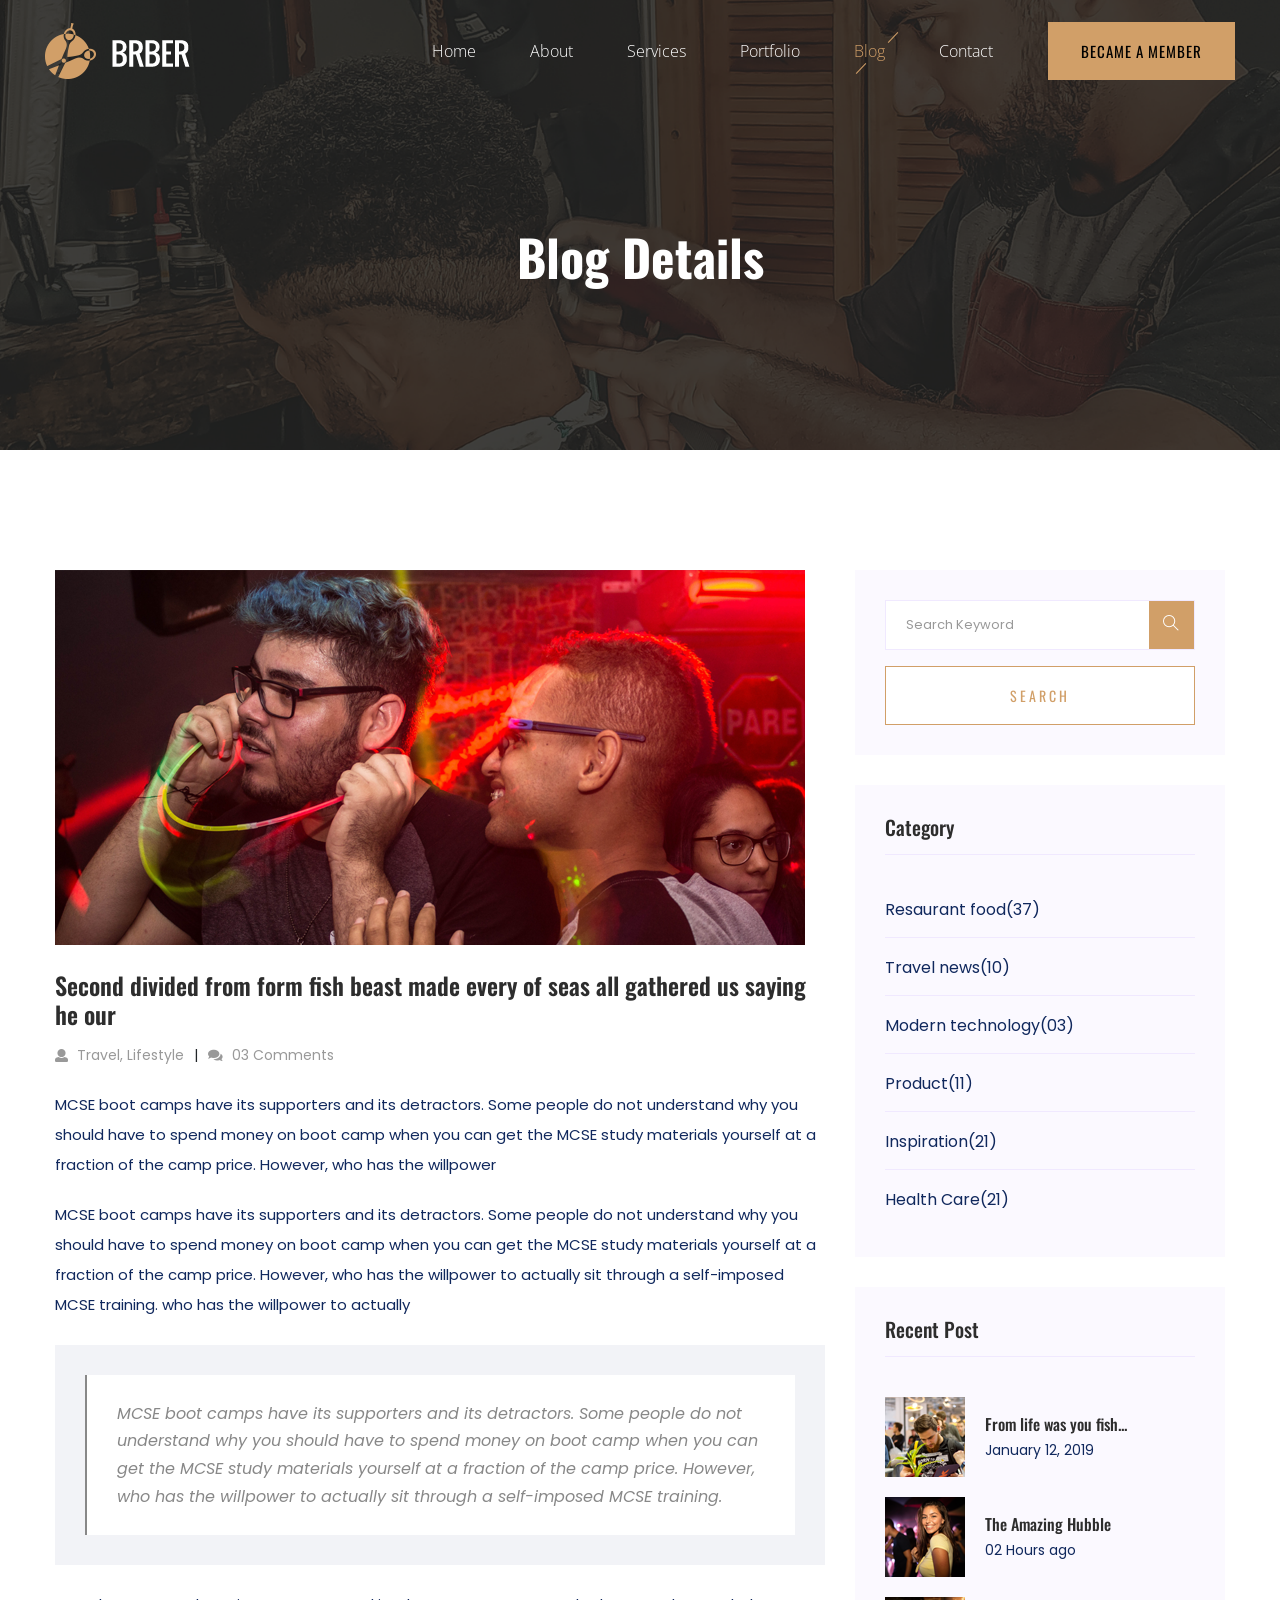
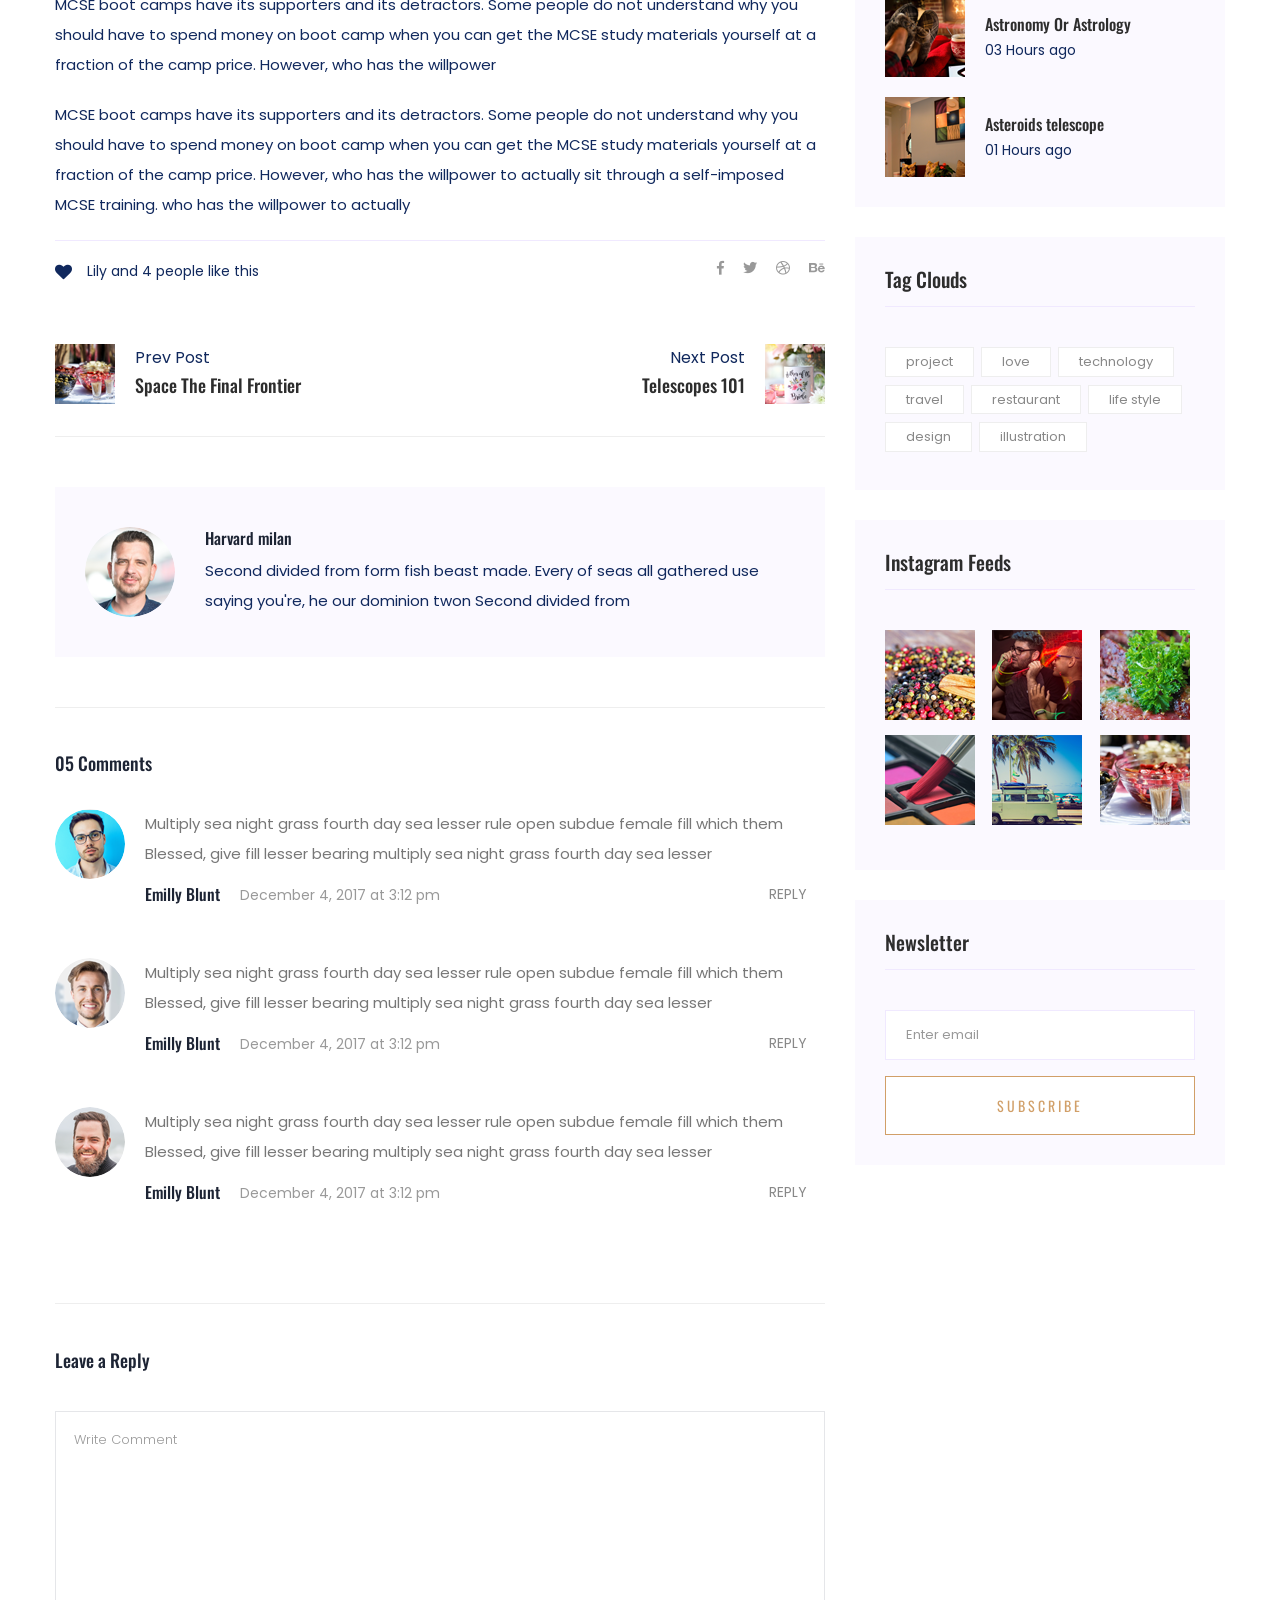
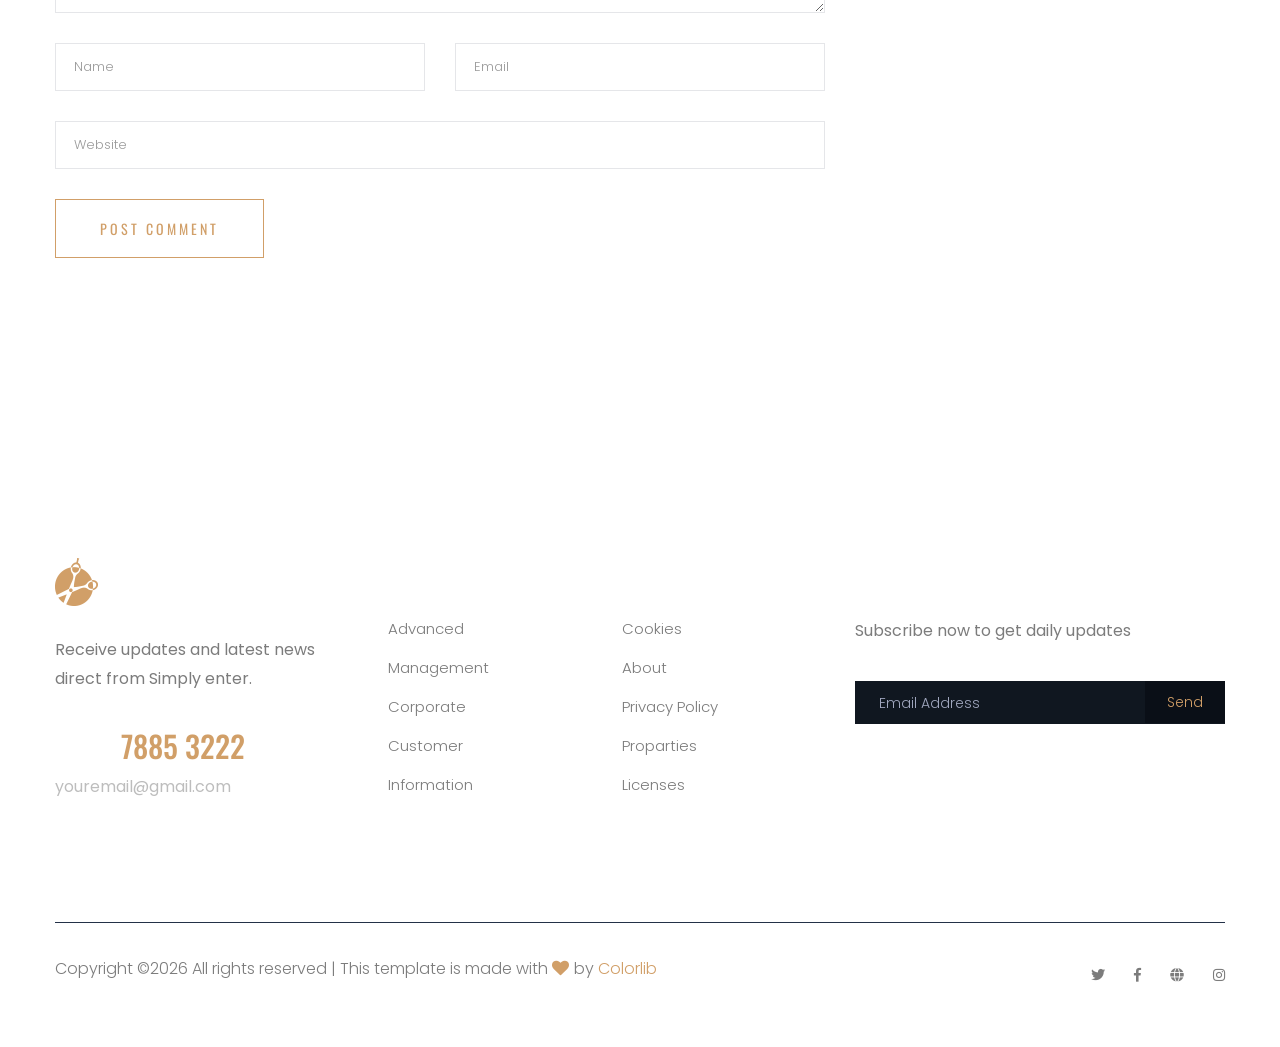
<file: blog_details.html>
<!doctype html>
<html class="no-js" lang="zxx">
<head>
   <meta charset="utf-8">
   <meta http-equiv="x-ua-compatible" content="ie=edge">
   <title> Barber HTML-5 Template </title>
   <meta name="description" content="">
   <meta name="viewport" content="width=device-width, initial-scale=1">
   <link rel="shortcut icon" type="image/x-icon" href="assets/img/favicon.ico">

  <!-- CSS here -->
   <link rel="stylesheet" href="assets/css/bootstrap.min.css">
   <link rel="stylesheet" href="assets/css/owl.carousel.min.css">
   <link rel="stylesheet" href="assets/css/slicknav.css">
   <link rel="stylesheet" href="assets/css/animate.min.css">
   <link rel="stylesheet" href="assets/css/magnific-popup.css">
   <link rel="stylesheet" href="assets/css/fontawesome-all.min.css">
   <link rel="stylesheet" href="assets/css/themify-icons.css">
   <link rel="stylesheet" href="assets/css/slick.css">
   <link rel="stylesheet" href="assets/css/nice-select.css">
   <link rel="stylesheet" href="assets/css/style.css">
</head>

<body>
   <!--? Preloader Start -->
   <div id="preloader-active">
      <div class="preloader d-flex align-items-center justify-content-center">
          <div class="preloader-inner position-relative">
              <div class="preloader-circle"></div>
              <div class="preloader-img pere-text">
                  <img src="assets/img/logo/loder.png" alt="">
              </div>
          </div>
      </div>
   </div>
   <!-- Preloader Start -->
   <header>
      <!--? Header Start -->
      <div class="header-area header-transparent">
          <div class="main-header header-sticky">
              <div class="container-fluid">
                  <div class="row align-items-center">
                      <!-- Logo -->
                      <div class="col-xl-2 col-lg-2 col-md-1">
                          <div class="logo">
                              <a href="index.html"><img src="assets/img/logo/logo.png" alt=""></a>
                          </div>
                      </div>
                      <div class="col-xl-10 col-lg-10 col-md-10">
                          <div class="menu-main d-flex align-items-center justify-content-end">
                              <!-- Main-menu -->
                              <div class="main-menu f-right d-none d-lg-block">
                                  <nav>
                                      <ul id="navigation">
                                          <li><a href="index.html">Home</a></li>
                                          <li><a href="about.html">About</a></li>
                                          <li><a href="services.html">Services</a></li>
                                          <li><a href="portfolio.html">Portfolio</a></li>
                                          <li class="active"><a href="blog.html">Blog</a>
                                              <ul class="submenu">
                                                  <li><a href="blog.html">Blog</a></li>
                                                  <li><a href="blog_details.html">Blog Details</a></li>
                                                  <li><a href="elements.html">Element</a></li>
                                              </ul>
                                          </li>
                                          <li><a href="contact.html">Contact</a></li>
                                      </ul>
                                  </nav>
                              </div>
                              <div class="header-right-btn f-right d-none d-lg-block ml-30">
                                  <a href="from.html" class="btn header-btn">became a member</a>
                              </div>
                          </div>
                      </div>   
                      <!-- Mobile Menu -->
                      <div class="col-12">
                          <div class="mobile_menu d-block d-lg-none"></div>
                      </div>
                  </div>
              </div>
          </div>
      </div>
      <!-- Header End -->
  </header>
   <main>
      <!--? Hero Start -->
      <div class="slider-area2">
         <div class="slider-height2 d-flex align-items-center">
               <div class="container">
                  <div class="row">
                     <div class="col-xl-12">
                           <div class="hero-cap hero-cap2 pt-70 text-center">
                              <h2>Blog Details</h2>
                           </div>
                     </div>
                  </div>
               </div>
         </div>
      </div>
      <!-- Hero End -->
      <!--? Blog Area Start -->
      <section class="blog_area single-post-area section-padding">
         <div class="container">
            <div class="row">
               <div class="col-lg-8 posts-list">
                  <div class="single-post">
                     <div class="feature-img">
                        <img class="img-fluid" src="assets/img/blog/single_blog_1.png" alt="">
                     </div>
                     <div class="blog_details">
                        <h2 style="color: #2d2d2d;">Second divided from form fish beast made every of seas
                           all gathered us saying he our
                        </h2>
                        <ul class="blog-info-link mt-3 mb-4">
                           <li><a href="#"><i class="fa fa-user"></i> Travel, Lifestyle</a></li>
                           <li><a href="#"><i class="fa fa-comments"></i> 03 Comments</a></li>
                        </ul>
                        <p class="excert">
                           MCSE boot camps have its supporters and its detractors. Some people do not understand why you
                           should have to spend money on boot camp when you can get the MCSE study materials yourself at a
                           fraction of the camp price. However, who has the willpower
                        </p>
                        <p>
                           MCSE boot camps have its supporters and its detractors. Some people do not understand why you
                           should have to spend money on boot camp when you can get the MCSE study materials yourself at a
                           fraction of the camp price. However, who has the willpower to actually sit through a
                           self-imposed MCSE training. who has the willpower to actually
                        </p>
                        <div class="quote-wrapper">
                           <div class="quotes">
                              MCSE boot camps have its supporters and its detractors. Some people do not understand why you
                              should have to spend money on boot camp when you can get the MCSE study materials yourself at
                              a fraction of the camp price. However, who has the willpower to actually sit through a
                              self-imposed MCSE training.
                           </div>
                        </div>
                        <p>
                           MCSE boot camps have its supporters and its detractors. Some people do not understand why you
                           should have to spend money on boot camp when you can get the MCSE study materials yourself at a
                           fraction of the camp price. However, who has the willpower
                        </p>
                        <p>
                           MCSE boot camps have its supporters and its detractors. Some people do not understand why you
                           should have to spend money on boot camp when you can get the MCSE study materials yourself at a
                           fraction of the camp price. However, who has the willpower to actually sit through a
                           self-imposed MCSE training. who has the willpower to actually
                        </p>
                     </div>
                  </div>
                  <div class="navigation-top">
                     <div class="d-sm-flex justify-content-between text-center">
                        <p class="like-info"><span class="align-middle"><i class="fa fa-heart"></i></span> Lily and 4
                           people like this</p>
                        <div class="col-sm-4 text-center my-2 my-sm-0">
                           <!-- <p class="comment-count"><span class="align-middle"><i class="fa fa-comment"></i></span> 06 Comments</p> -->
                        </div>
                        <ul class="social-icons">
                           <li><a href="https://www.facebook.com/sai4ull"><i class="fab fa-facebook-f"></i></a></li>
                           <li><a href="#"><i class="fab fa-twitter"></i></a></li>
                           <li><a href="#"><i class="fab fa-dribbble"></i></a></li>
                           <li><a href="#"><i class="fab fa-behance"></i></a></li>
                        </ul>
                     </div>
                     <div class="navigation-area">
                        <div class="row">
                           <div
                              class="col-lg-6 col-md-6 col-12 nav-left flex-row d-flex justify-content-start align-items-center">
                              <div class="thumb">
                                 <a href="#">
                                    <img class="img-fluid" src="assets/img/post/preview.png" alt="">
                                 </a>
                              </div>
                              <div class="arrow">
                                 <a href="#">
                                    <span class="lnr text-white ti-arrow-left"></span>
                                 </a>
                              </div>
                              <div class="detials">
                                 <p>Prev Post</p>
                                 <a href="#">
                                    <h4 style="color: #2d2d2d;">Space The Final Frontier</h4>
                                 </a>
                              </div>
                           </div>
                           <div
                              class="col-lg-6 col-md-6 col-12 nav-right flex-row d-flex justify-content-end align-items-center">
                              <div class="detials">
                                 <p>Next Post</p>
                                 <a href="#">
                                    <h4 style="color: #2d2d2d;">Telescopes 101</h4>
                                 </a>
                              </div>
                              <div class="arrow">
                                 <a href="#">
                                    <span class="lnr text-white ti-arrow-right"></span>
                                 </a>
                              </div>
                              <div class="thumb">
                                 <a href="#">
                                    <img class="img-fluid" src="assets/img/post/next.png" alt="">
                                 </a>
                              </div>
                           </div>
                        </div>
                     </div>
                  </div>
                  <div class="blog-author">
                     <div class="media align-items-center">
                        <img src="assets/img/blog/author.png" alt="">
                        <div class="media-body">
                           <a href="#">
                              <h4>Harvard milan</h4>
                           </a>
                           <p>Second divided from form fish beast made. Every of seas all gathered use saying you're, he
                              our dominion twon Second divided from</p>
                        </div>
                     </div>
                  </div>
                  <div class="comments-area">
                     <h4>05 Comments</h4>
                     <div class="comment-list">
                        <div class="single-comment justify-content-between d-flex">
                           <div class="user justify-content-between d-flex">
                              <div class="thumb">
                                 <img src="assets/img/blog/comment_1.png" alt="">
                              </div>
                              <div class="desc">
                                 <p class="comment">
                                    Multiply sea night grass fourth day sea lesser rule open subdue female fill which them
                                    Blessed, give fill lesser bearing multiply sea night grass fourth day sea lesser
                                 </p>
                                 <div class="d-flex justify-content-between">
                                    <div class="d-flex align-items-center">
                                       <h5>
                                          <a href="#">Emilly Blunt</a>
                                       </h5>
                                       <p class="date">December 4, 2017 at 3:12 pm </p>
                                    </div>
                                    <div class="reply-btn">
                                       <a href="#" class="btn-reply text-uppercase">reply</a>
                                    </div>
                                 </div>
                              </div>
                           </div>
                        </div>
                     </div>
                     <div class="comment-list">
                        <div class="single-comment justify-content-between d-flex">
                           <div class="user justify-content-between d-flex">
                              <div class="thumb">
                                 <img src="assets/img/blog/comment_2.png" alt="">
                              </div>
                              <div class="desc">
                                 <p class="comment">
                                    Multiply sea night grass fourth day sea lesser rule open subdue female fill which them
                                    Blessed, give fill lesser bearing multiply sea night grass fourth day sea lesser
                                 </p>
                                 <div class="d-flex justify-content-between">
                                    <div class="d-flex align-items-center">
                                       <h5>
                                          <a href="#">Emilly Blunt</a>
                                       </h5>
                                       <p class="date">December 4, 2017 at 3:12 pm </p>
                                    </div>
                                    <div class="reply-btn">
                                       <a href="#" class="btn-reply text-uppercase">reply</a>
                                    </div>
                                 </div>
                              </div>
                           </div>
                        </div>
                     </div>
                     <div class="comment-list">
                        <div class="single-comment justify-content-between d-flex">
                           <div class="user justify-content-between d-flex">
                              <div class="thumb">
                                 <img src="assets/img/blog/comment_3.png" alt="">
                              </div>
                              <div class="desc">
                                 <p class="comment">
                                    Multiply sea night grass fourth day sea lesser rule open subdue female fill which them
                                    Blessed, give fill lesser bearing multiply sea night grass fourth day sea lesser
                                 </p>
                                 <div class="d-flex justify-content-between">
                                    <div class="d-flex align-items-center">
                                       <h5>
                                          <a href="#">Emilly Blunt</a>
                                       </h5>
                                       <p class="date">December 4, 2017 at 3:12 pm </p>
                                    </div>
                                    <div class="reply-btn">
                                       <a href="#" class="btn-reply text-uppercase">reply</a>
                                    </div>
                                 </div>
                              </div>
                           </div>
                        </div>
                     </div>
                  </div>
                  <div class="comment-form">
                     <h4>Leave a Reply</h4>
                     <form class="form-contact comment_form" action="#" id="commentForm">
                        <div class="row">
                           <div class="col-12">
                              <div class="form-group">
                                 <textarea class="form-control w-100" name="comment" id="comment" cols="30" rows="9"
                                    placeholder="Write Comment"></textarea>
                              </div>
                           </div>
                           <div class="col-sm-6">
                              <div class="form-group">
                                 <input class="form-control" name="name" id="name" type="text" placeholder="Name">
                              </div>
                           </div>
                           <div class="col-sm-6">
                              <div class="form-group">
                                 <input class="form-control" name="email" id="email" type="email" placeholder="Email">
                              </div>
                           </div>
                           <div class="col-12">
                              <div class="form-group">
                                 <input class="form-control" name="website" id="website" type="text" placeholder="Website">
                              </div>
                           </div>
                        </div>
                        <div class="form-group">
                           <button type="submit" class="button button-contactForm btn_1 boxed-btn">Post Comment</button>
                        </div>
                     </form>
                  </div>
               </div>
               <div class="col-lg-4">
                  <div class="blog_right_sidebar">
                     <aside class="single_sidebar_widget search_widget">
                        <form action="#">
                           <div class="form-group">
                              <div class="input-group mb-3">
                                 <input type="text" class="form-control" placeholder='Search Keyword'
                                    onfocus="this.placeholder = ''" onblur="this.placeholder = 'Search Keyword'">
                                 <div class="input-group-append">
                                    <button class="btns" type="button"><i class="ti-search"></i></button>
                                 </div>
                              </div>
                           </div>
                           <button class="button rounded-0 primary-bg text-white w-100 btn_1 boxed-btn"
                              type="submit">Search</button>
                        </form>
                     </aside>
                     <aside class="single_sidebar_widget post_category_widget">
                        <h4 class="widget_title" style="color: #2d2d2d;">Category</h4>
                        <ul class="list cat-list">
                           <li>
                              <a href="#" class="d-flex">
                                 <p>Resaurant food</p>
                                 <p>(37)</p>
                              </a>
                           </li>
                           <li>
                              <a href="#" class="d-flex">
                                 <p>Travel news</p>
                                 <p>(10)</p>
                              </a>
                           </li>
                           <li>
                              <a href="#" class="d-flex">
                                 <p>Modern technology</p>
                                 <p>(03)</p>
                              </a>
                           </li>
                           <li>
                              <a href="#" class="d-flex">
                                 <p>Product</p>
                                 <p>(11)</p>
                              </a>
                           </li>
                           <li>
                              <a href="#" class="d-flex">
                                 <p>Inspiration</p>
                                 <p>(21)</p>
                              </a>
                           </li>
                           <li>
                              <a href="#" class="d-flex">
                                 <p>Health Care</p>
                                 <p>(21)</p>
                              </a>
                           </li>
                        </ul>
                     </aside>
                     <aside class="single_sidebar_widget popular_post_widget">
                        <h3 class="widget_title" style="color: #2d2d2d;">Recent Post</h3>
                        <div class="media post_item">
                           <img src="assets/img/post/post_1.png" alt="post">
                           <div class="media-body">
                              <a href="blog_details.html">
                                 <h3 style="color: #2d2d2d;">From life was you fish...</h3>
                              </a>
                              <p>January 12, 2019</p>
                           </div>
                        </div>
                        <div class="media post_item">
                           <img src="assets/img/post/post_2.png" alt="post">
                           <div class="media-body">
                              <a href="blog_details.html">
                                 <h3 style="color: #2d2d2d;">The Amazing Hubble</h3>
                              </a>
                              <p>02 Hours ago</p>
                           </div>
                        </div>
                        <div class="media post_item">
                           <img src="assets/img/post/post_3.png" alt="post">
                           <div class="media-body">
                              <a href="blog_details.html">
                                 <h3 style="color: #2d2d2d;">Astronomy Or Astrology</h3>
                              </a>
                              <p>03 Hours ago</p>
                           </div>
                        </div>
                        <div class="media post_item">
                           <img src="assets/img/post/post_4.png" alt="post">
                           <div class="media-body">
                              <a href="blog_details.html">
                                 <h3 style="color: #2d2d2d;">Asteroids telescope</h3>
                              </a>
                              <p>01 Hours ago</p>
                           </div>
                        </div>
                     </aside>
                     <aside class="single_sidebar_widget tag_cloud_widget">
                        <h4 class="widget_title" style="color: #2d2d2d;">Tag Clouds</h4>
                        <ul class="list">
                           <li>
                              <a href="#">project</a>
                           </li>
                           <li>
                              <a href="#">love</a>
                           </li>
                           <li>
                              <a href="#">technology</a>
                           </li>
                           <li>
                              <a href="#">travel</a>
                           </li>
                           <li>
                              <a href="#">restaurant</a>
                           </li>
                           <li>
                              <a href="#">life style</a>
                           </li>
                           <li>
                              <a href="#">design</a>
                           </li>
                           <li>
                              <a href="#">illustration</a>
                           </li>
                        </ul>
                     </aside>
                     <aside class="single_sidebar_widget instagram_feeds">
                        <h4 class="widget_title" style="color: #2d2d2d;">Instagram Feeds</h4>
                        <ul class="instagram_row flex-wrap">
                           <li>
                              <a href="#">
                                 <img class="img-fluid" src="assets/img/post/post_5.png" alt="">
                              </a>
                           </li>
                           <li>
                              <a href="#">
                                 <img class="img-fluid" src="assets/img/post/post_6.png" alt="">
                              </a>
                           </li>
                           <li>
                              <a href="#">
                                 <img class="img-fluid" src="assets/img/post/post_7.png" alt="">
                              </a>
                           </li>
                           <li>
                              <a href="#">
                                 <img class="img-fluid" src="assets/img/post/post_8.png" alt="">
                              </a>
                           </li>
                           <li>
                              <a href="#">
                                 <img class="img-fluid" src="assets/img/post/post_9.png" alt="">
                              </a>
                           </li>
                           <li>
                              <a href="#">
                                 <img class="img-fluid" src="assets/img/post/post_10.png" alt="">
                              </a>
                           </li>
                        </ul>
                     </aside>
                     <aside class="single_sidebar_widget newsletter_widget">
                        <h4 class="widget_title" style="color: #2d2d2d;">Newsletter</h4>
                        <form action="#">
                           <div class="form-group">
                              <input type="email" class="form-control" onfocus="this.placeholder = ''"
                                 onblur="this.placeholder = 'Enter email'" placeholder='Enter email' required>
                           </div>
                           <button class="button rounded-0 primary-bg text-white w-100 btn_1 boxed-btn" type="submit">Subscribe</button>
                        </form>
                     </aside>
                  </div>
               </div>
            </div>
         </div>
      </section>
      <!-- Blog Area End -->
   </main>
   <footer>
      <!--? Footer Start-->
      <div class="footer-area section-bg" data-background="assets/img/gallery/footer_bg.png">
          <div class="container">
              <div class="footer-top footer-padding">
                  <div class="row d-flex justify-content-between">
                      <div class="col-xl-3 col-lg-4 col-md-5 col-sm-8">
                          <div class="single-footer-caption mb-50">
                              <!-- logo -->
                              <div class="footer-logo">
                                  <a href="index.html"><img src="assets/img/logo/logo2_footer.png" alt=""></a>
                              </div>
                              <div class="footer-tittle">
                                  <div class="footer-pera">
                                      <p class="info1">Receive updates and latest news direct from Simply enter.</p>
                                  </div>
                              </div>
                              <div class="footer-number">
                                  <h4><span>+564 </span>7885 3222</h4>
                                  <p>youremail@gmail.com</p>
                              </div>
                          </div>
                      </div>
                      <div class="col-xl-2 col-lg-2 col-md-3 col-sm-5">
                          <div class="single-footer-caption mb-50">
                              <div class="footer-tittle">
                                  <h4>Location </h4>
                                  <ul>
                                      <li><a href="#">Advanced</a></li>
                                      <li><a href="#"> Management</a></li>
                                      <li><a href="#">Corporate</a></li>
                                      <li><a href="#">Customer</a></li>
                                      <li><a href="#">Information</a></li>
                                  </ul>
                              </div>
                          </div>
                      </div>
                      <div class="col-xl-2 col-lg-2 col-md-3 col-sm-5">
                          <div class="single-footer-caption mb-50">
                              <div class="footer-tittle">
                                  <h4>Explore</h4>
                                  <ul>
                                      <li><a href="#">Cookies</a></li>
                                      <li><a href="#">About</a></li>
                                      <li><a href="#">Privacy Policy</a></li>
                                      <li><a href="#">Proparties</a></li>
                                      <li><a href="#">Licenses</a></li>
                                  </ul>
                              </div>
                          </div>
                      </div>
                      <div class="col-xl-4 col-lg-4 col-md-6 col-sm-8">
                          <div class="single-footer-caption mb-50">
                              <div class="footer-tittle">
                                  <h4>Location</h4>
                                  <div class="footer-pera">
                                      <p class="info1">Subscribe now to get daily updates</p>
                                  </div>
                              </div>
                              <!-- Form -->
                              <div class="footer-form">
                                  <div id="mc_embed_signup">
                                      <form target="_blank" action="https://spondonit.us12.list-manage.com/subscribe/post?u=1462626880ade1ac87bd9c93a&amp;id=92a4423d01" method="get" class="subscribe_form relative mail_part" novalidate="true">
                                          <input type="email" name="EMAIL" id="newsletter-form-email" placeholder=" Email Address " class="placeholder hide-on-focus" onfocus="this.placeholder = ''" onblur="this.placeholder = 'Your email address'">
                                          <div class="form-icon">
                                              <button type="submit" name="submit" id="newsletter-submit" class="email_icon newsletter-submit button-contactForm">Send</button>
                                          </div>
                                          <div class="mt-10 info"></div>
                                      </form>
                                  </div>
                              </div>
                          </div>
                      </div>
                  </div>
              </div>
              <div class="footer-bottom">
                  <div class="row d-flex justify-content-between align-items-center">
                      <div class="col-xl-9 col-lg-8">
                          <div class="footer-copy-right">
                              <p><!-- Link back to Colorlib can't be removed. Template is licensed under CC BY 3.0. -->
  Copyright &copy;<script>document.write(new Date().getFullYear());</script> All rights reserved | This template is made with <i class="fa fa-heart" aria-hidden="true"></i> by <a href="https://colorlib.com" target="_blank">Colorlib</a>
  <!-- Link back to Colorlib can't be removed. Template is licensed under CC BY 3.0. --></p>
                          </div>
                      </div>
                      <div class="col-xl-3 col-lg-4">
                          <!-- Footer Social -->
                          <div class="footer-social f-right">
                              <a href="#"><i class="fab fa-twitter"></i></a>
                              <a href="https://www.facebook.com/sai4ull"><i class="fab fa-facebook-f"></i></a>
                              <a href="#"><i class="fas fa-globe"></i></a>
                              <a href="#"><i class="fab fa-instagram"></i></a>
                          </div>
                      </div>
                  </div>
              </div>
          </div>
      </div>
      <!-- Footer End-->
  </footer>
   <!-- Scroll Up -->
   <div id="back-top" >
         <a title="Go to Top" href="#"> <i class="fas fa-level-up-alt"></i></a>
   </div>

   <!-- JS here -->
   
   <script src="./assets/js/vendor/modernizr-3.5.0.min.js"></script>
   <!-- Jquery, Popper, Bootstrap -->
   <script src="./assets/js/vendor/jquery-1.12.4.min.js"></script>
   <script src="./assets/js/popper.min.js"></script>
   <script src="./assets/js/bootstrap.min.js"></script>
   <!-- Jquery Mobile Menu -->
   <script src="./assets/js/jquery.slicknav.min.js"></script>

   <!-- Jquery Slick , Owl-Carousel Plugins -->
   <script src="./assets/js/owl.carousel.min.js"></script>
   <script src="./assets/js/slick.min.js"></script>

   <!-- One Page, Animated-HeadLin -->
   <script src="./assets/js/wow.min.js"></script>
   <script src="./assets/js/animated.headline.js"></script>
   <script src="./assets/js/jquery.magnific-popup.js"></script>

   <!-- Nice-select, sticky -->
   <script src="./assets/js/jquery.nice-select.min.js"></script>
   <script src="./assets/js/jquery.sticky.js"></script>
      
   <!-- contact js -->
   <script src="./assets/js/contact.js"></script>
   <script src="./assets/js/jquery.form.js"></script>
   <script src="./assets/js/jquery.validate.min.js"></script>
   <script src="./assets/js/mail-script.js"></script>
   <script src="./assets/js/jquery.ajaxchimp.min.js"></script>
      
   <!-- Jquery Plugins, main Jquery -->	
   <script src="./assets/js/plugins.js"></script>
   <script src="./assets/js/main.js"></script>

   </body>
</html>
</file>
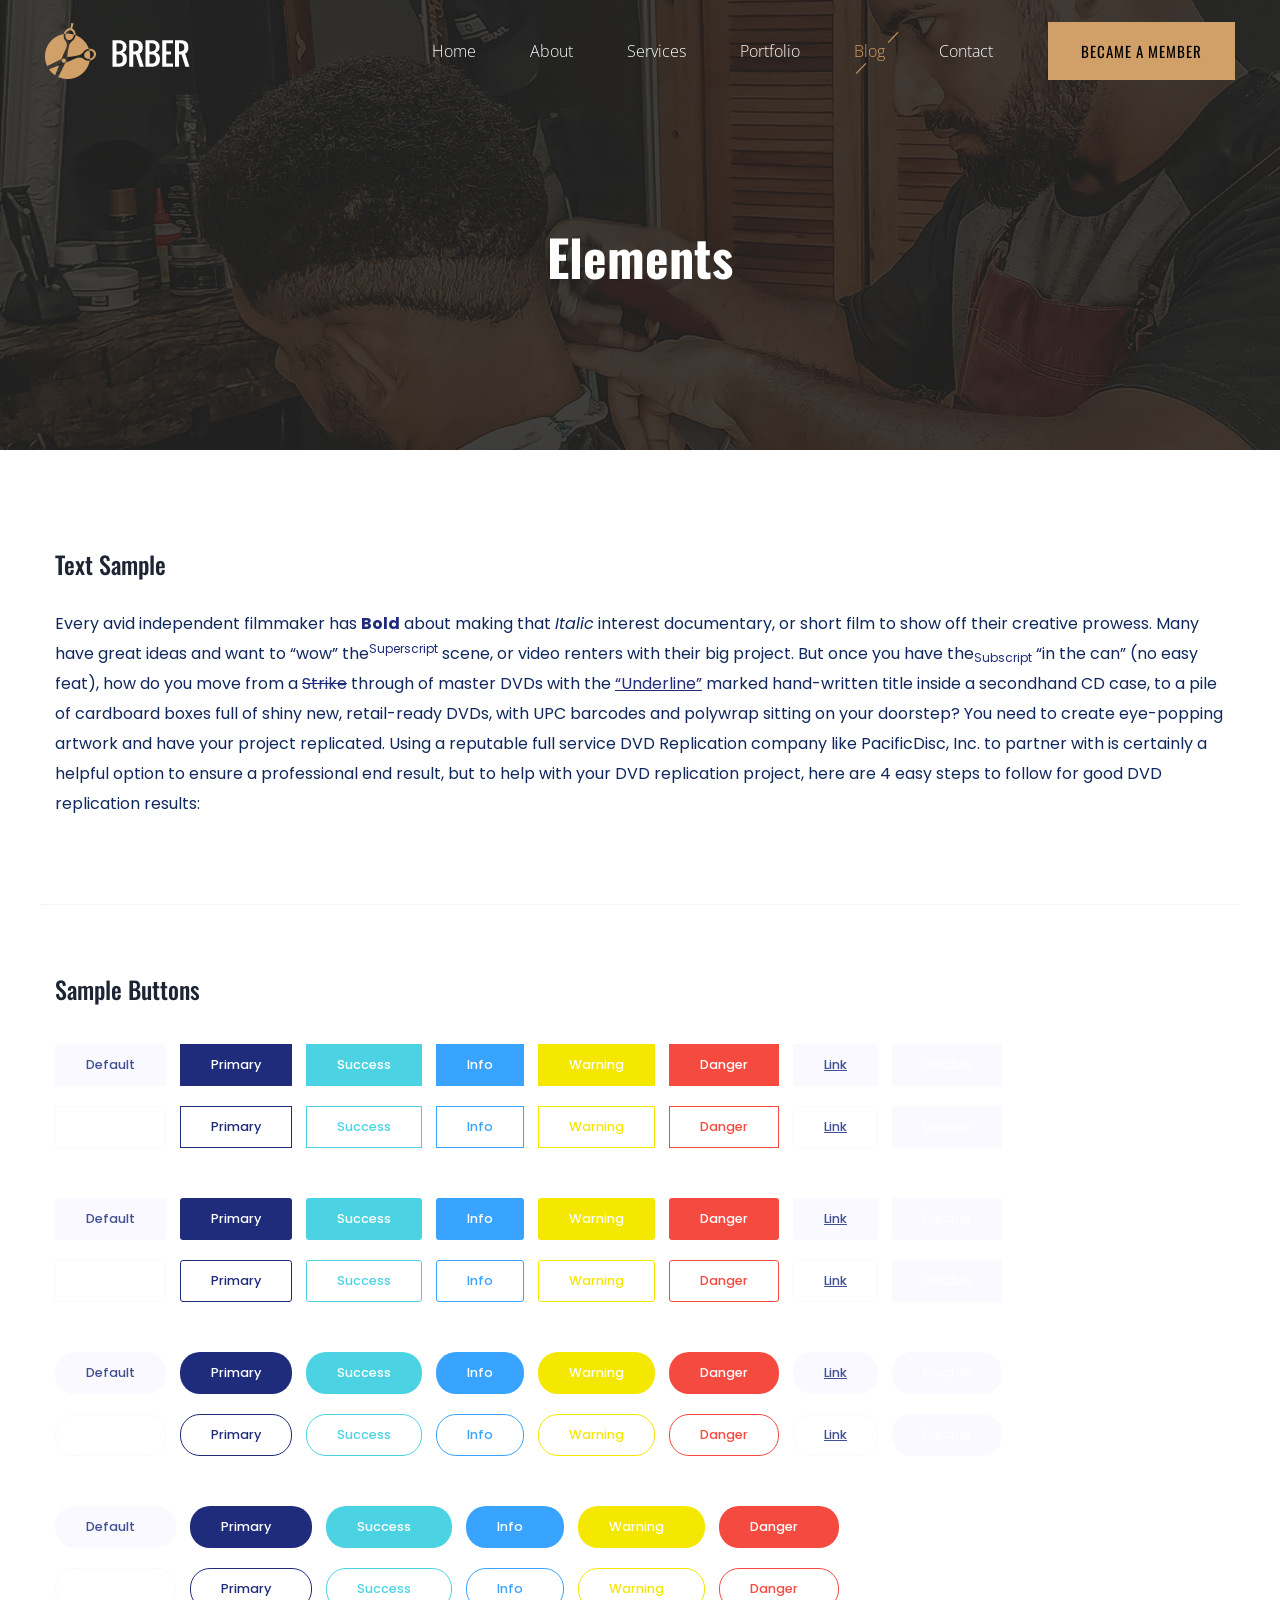
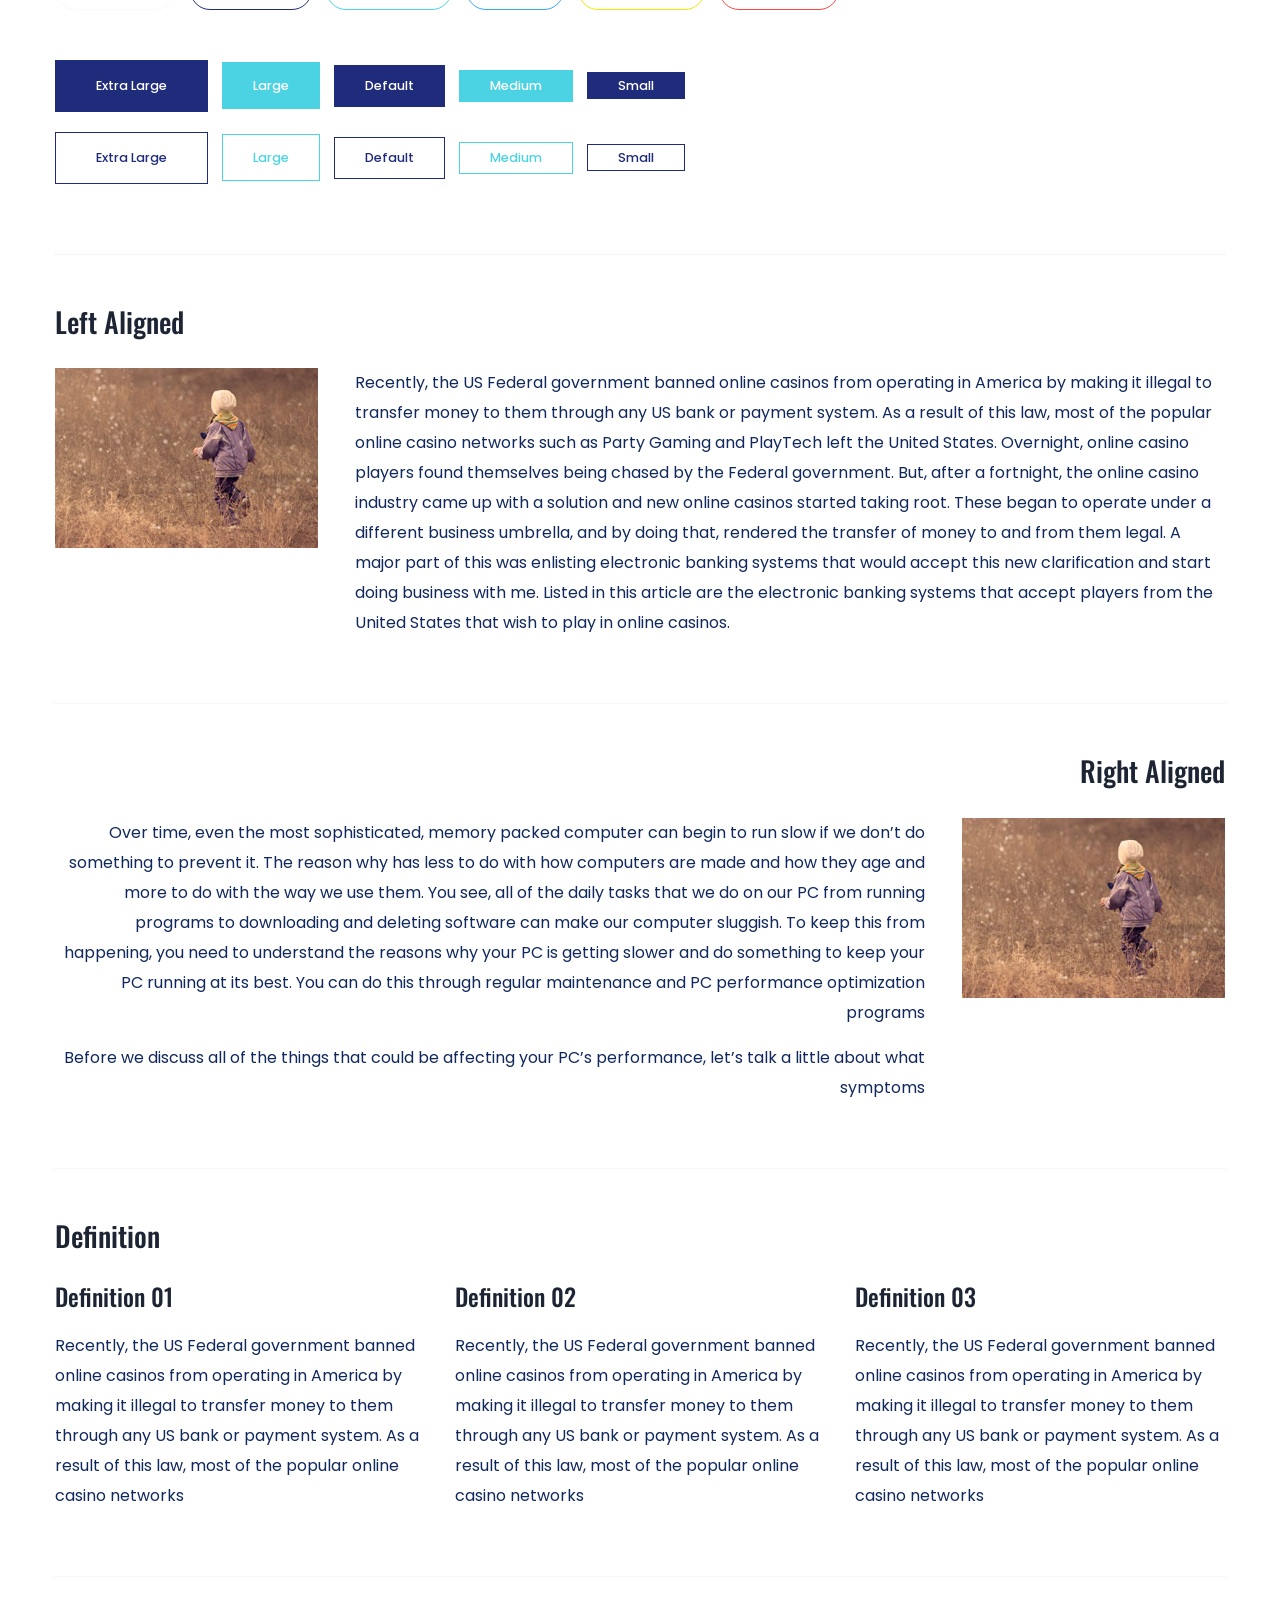
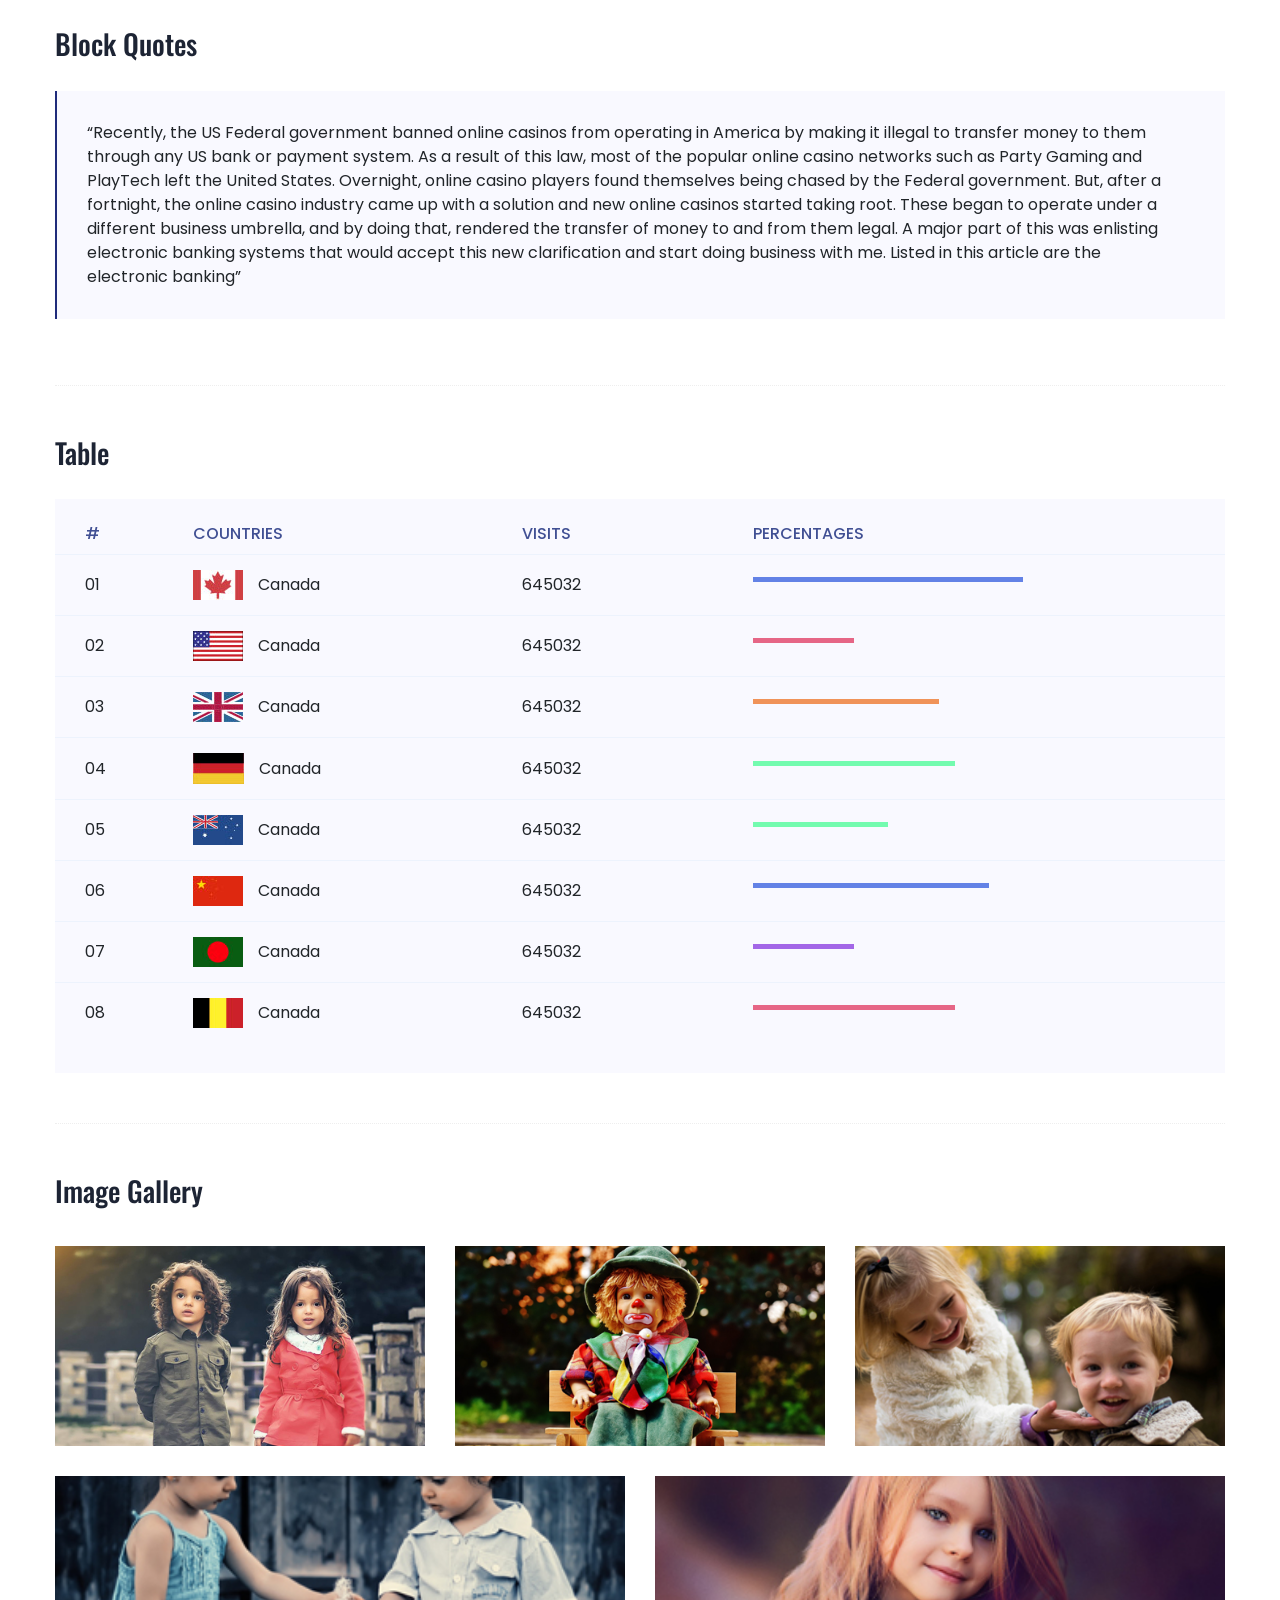
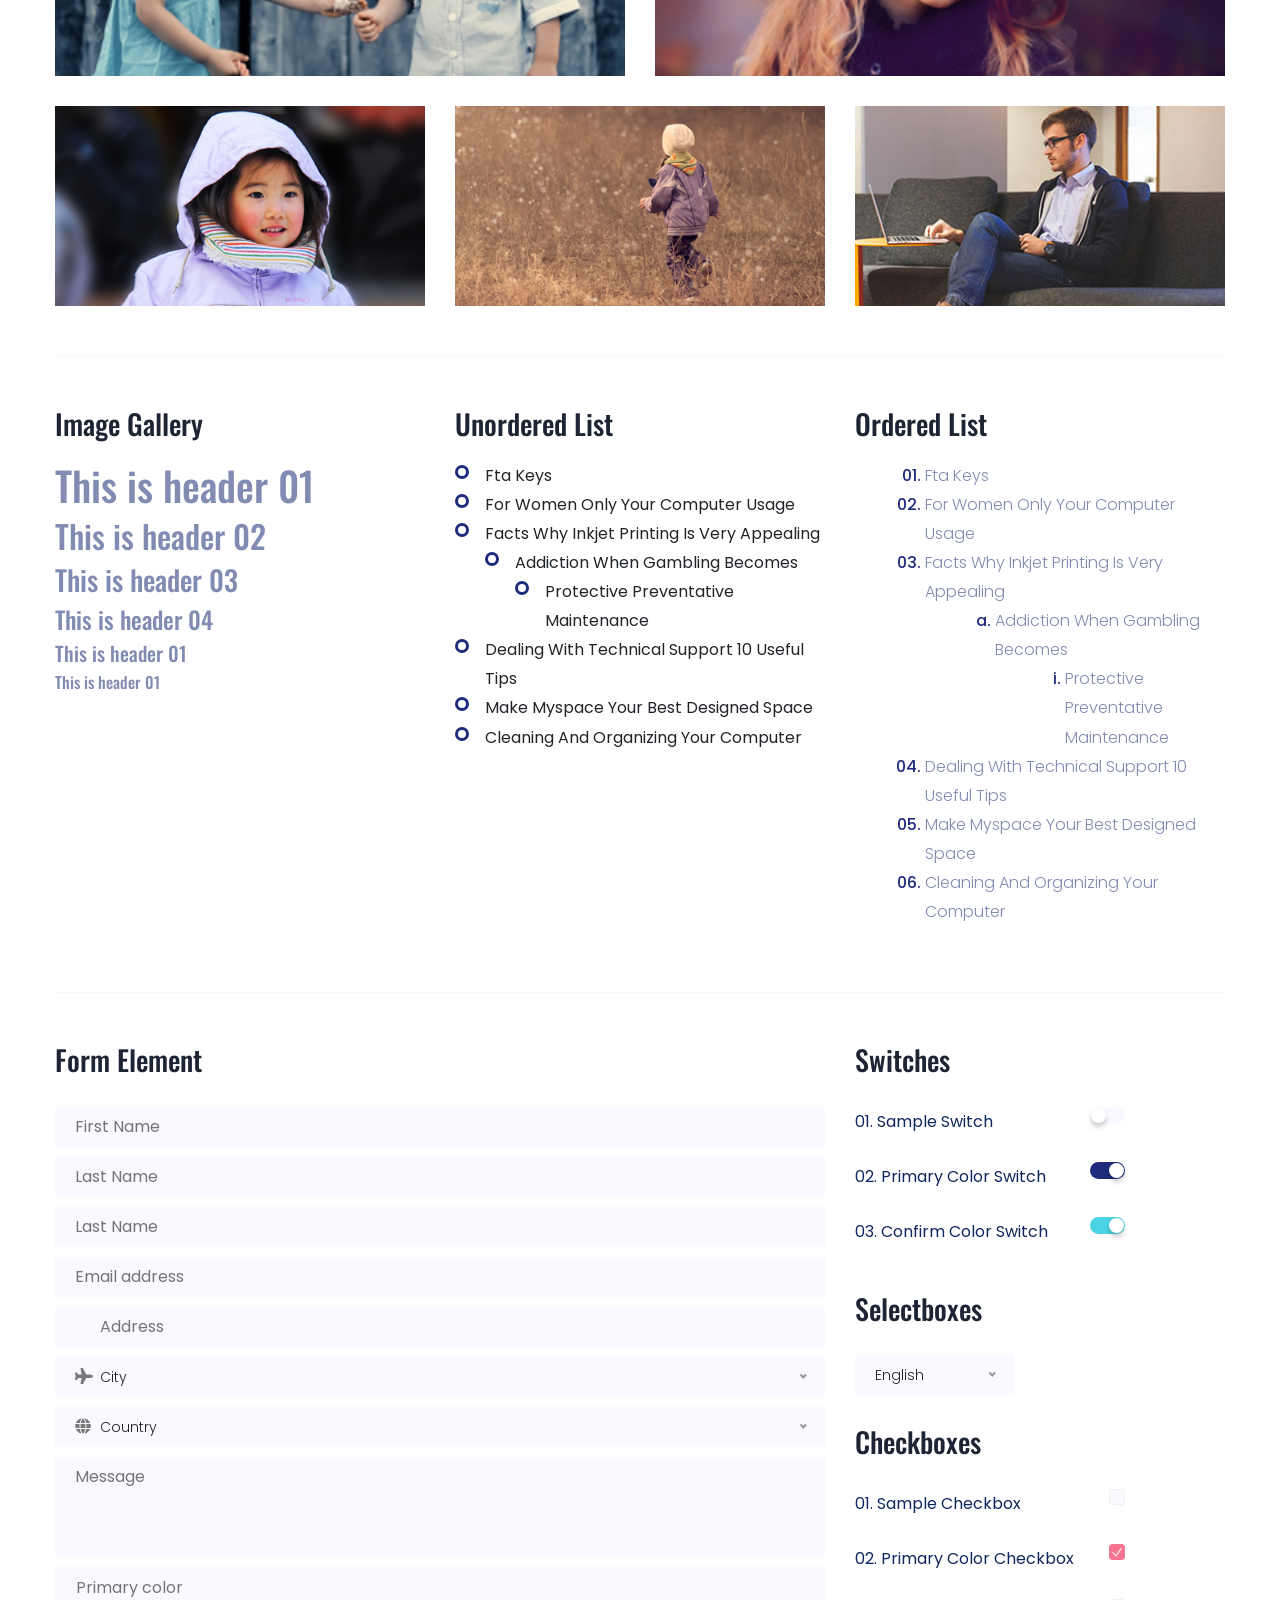
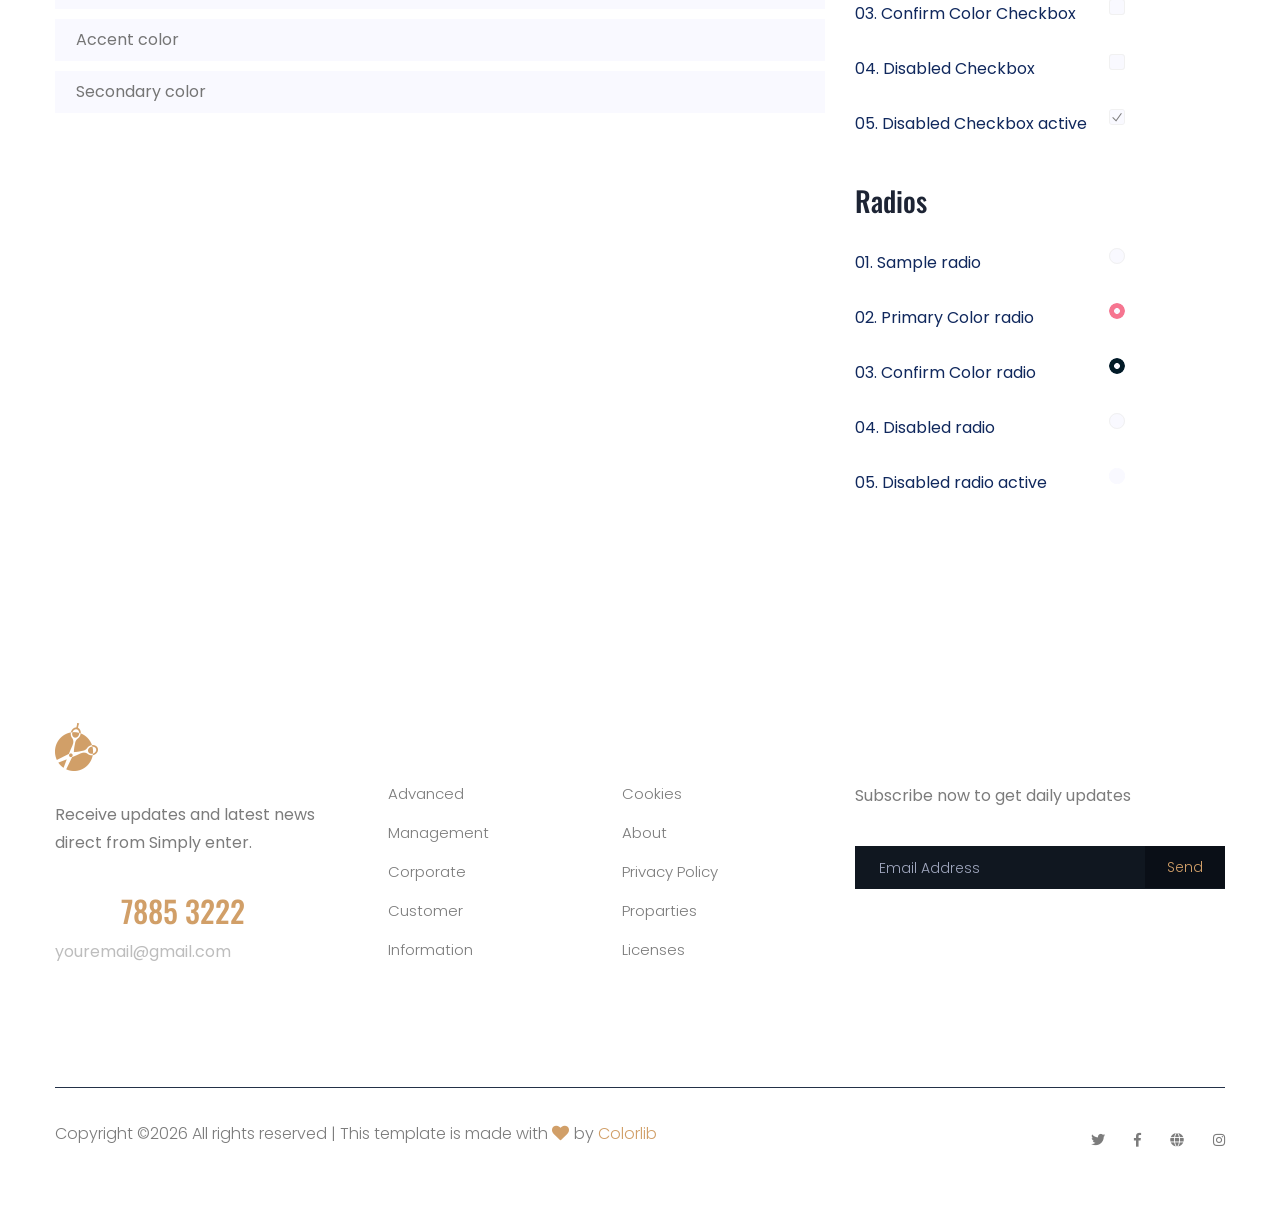
<file: elements.html>
<!doctype html>
<html class="no-js" lang="zxx">
<head>
	<meta charset="utf-8">
	<meta http-equiv="x-ua-compatible" content="ie=edge">
    <title> Barber HTML-5 Template </title>
	<meta name="description" content="">
	<meta name="viewport" content="width=device-width, initial-scale=1">
	<link rel="shortcut icon" type="image/x-icon" href="assets/img/favicon.ico">

 	<!-- CSS here -->
	<link rel="stylesheet" href="assets/css/bootstrap.min.css">
	<link rel="stylesheet" href="assets/css/owl.carousel.min.css">
	<link rel="stylesheet" href="assets/css/slicknav.css">
	<link rel="stylesheet" href="assets/css/animate.min.css">
	<link rel="stylesheet" href="assets/css/magnific-popup.css">
	<link rel="stylesheet" href="assets/css/fontawesome-all.min.css">
	<link rel="stylesheet" href="assets/css/themify-icons.css">
	<link rel="stylesheet" href="assets/css/slick.css">
	<link rel="stylesheet" href="assets/css/nice-select.css">
	<link rel="stylesheet" href="assets/css/style.css">
</head>
<body>
    <!--? Preloader Start -->
    <div id="preloader-active">
        <div class="preloader d-flex align-items-center justify-content-center">
            <div class="preloader-inner position-relative">
                <div class="preloader-circle"></div>
                <div class="preloader-img pere-text">
                    <img src="assets/img/logo/loder.png" alt="">
                </div>
            </div>
        </div>
    </div>
    <!-- Preloader Start -->
    <header>
        <!--? Header Start -->
        <div class="header-area header-transparent">
            <div class="main-header header-sticky">
                <div class="container-fluid">
                    <div class="row align-items-center">
                        <!-- Logo -->
                        <div class="col-xl-2 col-lg-2 col-md-1">
                            <div class="logo">
                                <a href="index.html"><img src="assets/img/logo/logo.png" alt=""></a>
                            </div>
                        </div>
                        <div class="col-xl-10 col-lg-10 col-md-10">
                            <div class="menu-main d-flex align-items-center justify-content-end">
                                <!-- Main-menu -->
                                <div class="main-menu f-right d-none d-lg-block">
                                    <nav>
                                        <ul id="navigation">
                                            <li><a href="index.html">Home</a></li>
                                            <li><a href="about.html">About</a></li>
                                            <li><a href="services.html">Services</a></li>
                                            <li><a href="portfolio.html">Portfolio</a></li>
                                            <li class="active"><a href="blog.html">Blog</a>
                                                <ul class="submenu">
                                                    <li><a href="blog.html">Blog</a></li>
                                                    <li><a href="blog_details.html">Blog Details</a></li>
                                                    <li><a href="elements.html">Element</a></li>
                                                </ul>
                                            </li>
                                            <li><a href="contact.html">Contact</a></li>
                                        </ul>
                                    </nav>
                                </div>
                                <div class="header-right-btn f-right d-none d-lg-block ml-30">
                                    <a href="from.html" class="btn header-btn">became a member</a>
                                </div>
                            </div>
                        </div>   
                        <!-- Mobile Menu -->
                        <div class="col-12">
                            <div class="mobile_menu d-block d-lg-none"></div>
                        </div>
                    </div>
                </div>
            </div>
        </div>
        <!-- Header End -->
    </header>
	<main>
        <!--? Hero Start -->
        <div class="slider-area2">
            <div class="slider-height2 d-flex align-items-center">
                <div class="container">
                    <div class="row">
                        <div class="col-xl-12">
                            <div class="hero-cap hero-cap2 pt-70 text-center">
                                <h2>Elements</h2>
                            </div>
                        </div>
                    </div>
                </div>
            </div>
        </div>
        <!-- Hero End -->
		<!--? Start Sample Area -->
		<section class="sample-text-area">
			<div class="container box_1170">
				<h3 class="text-heading">Text Sample</h3>
				<p class="sample-text">
					Every avid independent filmmaker has <b>Bold</b> about making that <i>Italic</i> interest documentary,
					or short
					film to show off their creative prowess. Many have great ideas and want to “wow”
					the<sup>Superscript</sup> scene,
					or video renters with their big project. But once you have the<sub>Subscript</sub> “in the can” (no easy
					feat), how
					do you move from a <del>Strike</del> through of master DVDs with the <u>“Underline”</u> marked
					hand-written title
					inside a secondhand CD case, to a pile of cardboard boxes full of shiny new, retail-ready DVDs, with UPC
					barcodes
					and polywrap sitting on your doorstep? You need to create eye-popping artwork and have your project
					replicated.
					Using a reputable full service DVD Replication company like PacificDisc, Inc. to partner with is
					certainly a
					helpful option to ensure a professional end result, but to help with your DVD replication project, here
					are 4 easy
					steps to follow for good DVD replication results:
	
				</p>
			</div>
		</section>
		<!-- End Sample Area -->
		<!--? Start Button -->
		<section class="button-area">
			<div class="container box_1170 border-top-generic">
				<h3 class="text-heading">Sample Buttons</h3>
				<div class="button-group-area">
					<a href="#" class="genric-btn default">Default</a>
					<a href="#" class="genric-btn primary">Primary</a>
					<a href="#" class="genric-btn success">Success</a>
					<a href="#" class="genric-btn info">Info</a>
					<a href="#" class="genric-btn warning">Warning</a>
					<a href="#" class="genric-btn danger">Danger</a>
					<a href="#" class="genric-btn link">Link</a>
					<a href="#" class="genric-btn disable">Disable</a>
				</div>
				<div class="button-group-area mt-10">
					<a href="#" class="genric-btn default-border">Default</a>
					<a href="#" class="genric-btn primary-border">Primary</a>
					<a href="#" class="genric-btn success-border">Success</a>
					<a href="#" class="genric-btn info-border">Info</a>
					<a href="#" class="genric-btn warning-border">Warning</a>
					<a href="#" class="genric-btn danger-border">Danger</a>
					<a href="#" class="genric-btn link-border">Link</a>
					<a href="#" class="genric-btn disable">Disable</a>
				</div>
				<div class="button-group-area mt-40">
					<a href="#" class="genric-btn default radius">Default</a>
					<a href="#" class="genric-btn primary radius">Primary</a>
					<a href="#" class="genric-btn success radius">Success</a>
					<a href="#" class="genric-btn info radius">Info</a>
					<a href="#" class="genric-btn warning radius">Warning</a>
					<a href="#" class="genric-btn danger radius">Danger</a>
					<a href="#" class="genric-btn link radius">Link</a>
					<a href="#" class="genric-btn disable radius">Disable</a>
				</div>
				<div class="button-group-area mt-10">
					<a href="#" class="genric-btn default-border radius">Default</a>
					<a href="#" class="genric-btn primary-border radius">Primary</a>
					<a href="#" class="genric-btn success-border radius">Success</a>
					<a href="#" class="genric-btn info-border radius">Info</a>
					<a href="#" class="genric-btn warning-border radius">Warning</a>
					<a href="#" class="genric-btn danger-border radius">Danger</a>
					<a href="#" class="genric-btn link-border radius">Link</a>
					<a href="#" class="genric-btn disable radius">Disable</a>
				</div>
				<div class="button-group-area mt-40">
					<a href="#" class="genric-btn default circle">Default</a>
					<a href="#" class="genric-btn primary circle">Primary</a>
					<a href="#" class="genric-btn success circle">Success</a>
					<a href="#" class="genric-btn info circle">Info</a>
					<a href="#" class="genric-btn warning circle">Warning</a>
					<a href="#" class="genric-btn danger circle">Danger</a>
					<a href="#" class="genric-btn link circle">Link</a>
					<a href="#" class="genric-btn disable circle">Disable</a>
				</div>
				<div class="button-group-area mt-10">
					<a href="#" class="genric-btn default-border circle">Default</a>
					<a href="#" class="genric-btn primary-border circle">Primary</a>
					<a href="#" class="genric-btn success-border circle">Success</a>
					<a href="#" class="genric-btn info-border circle">Info</a>
					<a href="#" class="genric-btn warning-border circle">Warning</a>
					<a href="#" class="genric-btn danger-border circle">Danger</a>
					<a href="#" class="genric-btn link-border circle">Link</a>
					<a href="#" class="genric-btn disable circle">Disable</a>
				</div>
				<div class="button-group-area mt-40">
					<a href="#" class="genric-btn default circle arrow">Default<span class="lnr lnr-arrow-right"></span></a>
					<a href="#" class="genric-btn primary circle arrow">Primary<span class="lnr lnr-arrow-right"></span></a>
					<a href="#" class="genric-btn success circle arrow">Success<span class="lnr lnr-arrow-right"></span></a>
					<a href="#" class="genric-btn info circle arrow">Info<span class="lnr lnr-arrow-right"></span></a>
					<a href="#" class="genric-btn warning circle arrow">Warning<span class="lnr lnr-arrow-right"></span></a>
					<a href="#" class="genric-btn danger circle arrow">Danger<span class="lnr lnr-arrow-right"></span></a>
				</div>
				<div class="button-group-area mt-10">
					<a href="#" class="genric-btn default-border circle arrow">Default<span
							class="lnr lnr-arrow-right"></span></a>
					<a href="#" class="genric-btn primary-border circle arrow">Primary<span
							class="lnr lnr-arrow-right"></span></a>
					<a href="#" class="genric-btn success-border circle arrow">Success<span
							class="lnr lnr-arrow-right"></span></a>
					<a href="#" class="genric-btn info-border circle arrow">Info<span
							class="lnr lnr-arrow-right"></span></a>
					<a href="#" class="genric-btn warning-border circle arrow">Warning<span
							class="lnr lnr-arrow-right"></span></a>
					<a href="#" class="genric-btn danger-border circle arrow">Danger<span
							class="lnr lnr-arrow-right"></span></a>
				</div>
				<div class="button-group-area mt-40">
					<a href="#" class="genric-btn primary e-large">Extra Large</a>
					<a href="#" class="genric-btn success large">Large</a>
					<a href="#" class="genric-btn primary">Default</a>
					<a href="#" class="genric-btn success medium">Medium</a>
					<a href="#" class="genric-btn primary small">Small</a>
				</div>
				<div class="button-group-area mt-10">
					<a href="#" class="genric-btn primary-border e-large">Extra Large</a>
					<a href="#" class="genric-btn success-border large">Large</a>
					<a href="#" class="genric-btn primary-border">Default</a>
					<a href="#" class="genric-btn success-border medium">Medium</a>
					<a href="#" class="genric-btn primary-border small">Small</a>
				</div>
			</div>
		</section>
		<!-- End Button -->
		<!--? Start Align Area -->
		<div class="whole-wrap">
			<div class="container box_1170">
				<div class="section-top-border">
					<h3 class="mb-30">Left Aligned</h3>
					<div class="row">
						<div class="col-md-3">
							<img src="assets/img/elements/d.jpg" alt="" class="img-fluid">
						</div>
						<div class="col-md-9 mt-sm-20">
							<p>Recently, the US Federal government banned online casinos from operating in America by making
								it illegal to
								transfer money to them through any US bank or payment system. As a result of this law, most
								of the popular
								online casino networks such as Party Gaming and PlayTech left the United States. Overnight,
								online casino
								players found themselves being chased by the Federal government. But, after a fortnight, the
								online casino
								industry came up with a solution and new online casinos started taking root. These began to
								operate under a
								different business umbrella, and by doing that, rendered the transfer of money to and from
								them legal. A major
								part of this was enlisting electronic banking systems that would accept this new
								clarification and start doing
								business with me. Listed in this article are the electronic banking systems that accept
								players from the United
								States that wish to play in online casinos.</p>
						</div>
					</div>
				</div>
				<div class="section-top-border text-right">
					<h3 class="mb-30">Right Aligned</h3>
					<div class="row">
						<div class="col-md-9">
							<p class="text-right">Over time, even the most sophisticated, memory packed computer can begin
								to run slow if we
								don’t do something to prevent it. The reason why has less to do with how computers are made
								and how they age and
								more to do with the way we use them. You see, all of the daily tasks that we do on our PC
								from running programs
								to downloading and deleting software can make our computer sluggish. To keep this from
								happening, you need to
								understand the reasons why your PC is getting slower and do something to keep your PC
								running at its best. You
								can do this through regular maintenance and PC performance optimization programs</p>
							<p class="text-right">Before we discuss all of the things that could be affecting your PC’s
								performance, let’s
								talk a little about what symptoms</p>
						</div>
						<div class="col-md-3">
							<img src="assets/img/elements/d.jpg" alt="" class="img-fluid">
						</div>
					</div>
				</div>
				<div class="section-top-border">
					<h3 class="mb-30">Definition</h3>
					<div class="row">
						<div class="col-md-4">
							<div class="single-defination">
								<h4 class="mb-20">Definition 01</h4>
								<p>Recently, the US Federal government banned online casinos from operating in America by
									making it illegal to
									transfer money to them through any US bank or payment system. As a result of this law,
									most of the popular
									online casino networks</p>
							</div>
						</div>
						<div class="col-md-4">
							<div class="single-defination">
								<h4 class="mb-20">Definition 02</h4>
								<p>Recently, the US Federal government banned online casinos from operating in America by
									making it illegal to
									transfer money to them through any US bank or payment system. As a result of this law,
									most of the popular
									online casino networks</p>
							</div>
						</div>
						<div class="col-md-4">
							<div class="single-defination">
								<h4 class="mb-20">Definition 03</h4>
								<p>Recently, the US Federal government banned online casinos from operating in America by
									making it illegal to
									transfer money to them through any US bank or payment system. As a result of this law,
									most of the popular
									online casino networks</p>
							</div>
						</div>
					</div>
				</div>
				<div class="section-top-border">
					<h3 class="mb-30">Block Quotes</h3>
					<div class="row">
						<div class="col-lg-12">
							<blockquote class="generic-blockquote">
								“Recently, the US Federal government banned online casinos from operating in America by
								making it illegal to
								transfer money to them through any US bank or payment system. As a result of this law, most
								of the popular
								online casino networks such as Party Gaming and PlayTech left the United States. Overnight,
								online casino
								players found themselves being chased by the Federal government. But, after a fortnight, the
								online casino
								industry came up with a solution and new online casinos started taking root. These began to
								operate under a
								different business umbrella, and by doing that, rendered the transfer of money to and from
								them legal. A major
								part of this was enlisting electronic banking systems that would accept this new
								clarification and start doing
								business with me. Listed in this article are the electronic banking”
							</blockquote>
						</div>
					</div>
				</div>
				<div class="section-top-border">
					<h3 class="mb-30">Table</h3>
					<div class="progress-table-wrap">
						<div class="progress-table">
							<div class="table-head">
								<div class="serial">#</div>
								<div class="country">Countries</div>
								<div class="visit">Visits</div>
								<div class="percentage">Percentages</div>
							</div>
							<div class="table-row">
								<div class="serial">01</div>
								<div class="country"> <img src="assets/img/elements/f1.jpg" alt="flag">Canada</div>
								<div class="visit">645032</div>
								<div class="percentage">
									<div class="progress">
										<div class="progress-bar color-1" role="progressbar" style="width: 80%"
											aria-valuenow="80" aria-valuemin="0" aria-valuemax="100"></div>
									</div>
								</div>
							</div>
							<div class="table-row">
								<div class="serial">02</div>
								<div class="country"> <img src="assets/img/elements/f2.jpg" alt="flag">Canada</div>
								<div class="visit">645032</div>
								<div class="percentage">
									<div class="progress">
										<div class="progress-bar color-2" role="progressbar" style="width: 30%"
											aria-valuenow="30" aria-valuemin="0" aria-valuemax="100"></div>
									</div>
								</div>
							</div>
							<div class="table-row">
								<div class="serial">03</div>
								<div class="country"> <img src="assets/img/elements/f3.jpg" alt="flag">Canada</div>
								<div class="visit">645032</div>
								<div class="percentage">
									<div class="progress">
										<div class="progress-bar color-3" role="progressbar" style="width: 55%"
											aria-valuenow="55" aria-valuemin="0" aria-valuemax="100"></div>
									</div>
								</div>
							</div>
							<div class="table-row">
								<div class="serial">04</div>
								<div class="country"> <img src="assets/img/elements/f4.jpg" alt="flag">Canada</div>
								<div class="visit">645032</div>
								<div class="percentage">
									<div class="progress">
										<div class="progress-bar color-4" role="progressbar" style="width: 60%"
											aria-valuenow="60" aria-valuemin="0" aria-valuemax="100"></div>
									</div>
								</div>
							</div>
							<div class="table-row">
								<div class="serial">05</div>
								<div class="country"> <img src="assets/img/elements/f5.jpg" alt="flag">Canada</div>
								<div class="visit">645032</div>
								<div class="percentage">
									<div class="progress">
										<div class="progress-bar color-5" role="progressbar" style="width: 40%"
											aria-valuenow="40" aria-valuemin="0" aria-valuemax="100"></div>
									</div>
								</div>
							</div>
							<div class="table-row">
								<div class="serial">06</div>
								<div class="country"> <img src="assets/img/elements/f6.jpg" alt="flag">Canada</div>
								<div class="visit">645032</div>
								<div class="percentage">
									<div class="progress">
										<div class="progress-bar color-6" role="progressbar" style="width: 70%"
											aria-valuenow="70" aria-valuemin="0" aria-valuemax="100"></div>
									</div>
								</div>
							</div>
							<div class="table-row">
								<div class="serial">07</div>
								<div class="country"> <img src="assets/img/elements/f7.jpg" alt="flag">Canada</div>
								<div class="visit">645032</div>
								<div class="percentage">
									<div class="progress">
										<div class="progress-bar color-7" role="progressbar" style="width: 30%"
											aria-valuenow="30" aria-valuemin="0" aria-valuemax="100"></div>
									</div>
								</div>
							</div>
							<div class="table-row">
								<div class="serial">08</div>
								<div class="country"> <img src="assets/img/elements/f8.jpg" alt="flag">Canada</div>
								<div class="visit">645032</div>
								<div class="percentage">
									<div class="progress">
										<div class="progress-bar color-8" role="progressbar" style="width: 60%"
											aria-valuenow="60" aria-valuemin="0" aria-valuemax="100"></div>
									</div>
								</div>
							</div>
						</div>
					</div>
				</div>
				<div class="section-top-border">
					<h3>Image Gallery</h3>
					<div class="row gallery-item">
						<div class="col-md-4">
							<a href="assets/img/elements/g1.jpg" class="img-pop-up">
								<div class="single-gallery-image" style="background: url(assets/img/elements/g1.jpg);"></div>
							</a>
						</div>
						<div class="col-md-4">
							<a href="assets/img/elements/g2.jpg" class="img-pop-up">
								<div class="single-gallery-image" style="background: url(assets/img/elements/g2.jpg);"></div>
							</a>
						</div>
						<div class="col-md-4">
							<a href="assets/img/elements/g3.jpg" class="img-pop-up">
								<div class="single-gallery-image" style="background: url(assets/img/elements/g3.jpg);"></div>
							</a>
						</div>
						<div class="col-md-6">
							<a href="assets/img/elements/g4.jpg" class="img-pop-up">
								<div class="single-gallery-image" style="background: url(assets/img/elements/g4.jpg);"></div>
							</a>
						</div>
						<div class="col-md-6">
							<a href="assets/img/elements/g5.jpg" class="img-pop-up">
								<div class="single-gallery-image" style="background: url(assets/img/elements/g5.jpg);"></div>
							</a>
						</div>
						<div class="col-md-4">
							<a href="assets/img/elements/g6.jpg" class="img-pop-up">
								<div class="single-gallery-image" style="background: url(assets/img/elements/g6.jpg);"></div>
							</a>
						</div>
						<div class="col-md-4">
							<a href="assets/img/elements/g7.jpg" class="img-pop-up">
								<div class="single-gallery-image" style="background: url(assets/img/elements/g7.jpg);"></div>
							</a>
						</div>
						<div class="col-md-4">
							<a href="assets/img/elements/g8.jpg" class="img-pop-up">
								<div class="single-gallery-image" style="background: url(assets/img/elements/g8.jpg);"></div>
							</a>
						</div>
					</div>
				</div>
				<div class="section-top-border">
					<div class="row">
						<div class="col-md-4">
							<h3 class="mb-20">Image Gallery</h3>
							<div class="typography">
								<h1>This is header 01</h1>
								<h2>This is header 02</h2>
								<h3>This is header 03</h3>
								<h4>This is header 04</h4>
								<h5>This is header 01</h5>
								<h6>This is header 01</h6>
							</div>
						</div>
						<div class="col-md-4 mt-sm-30">
							<h3 class="mb-20">Unordered List</h3>
							<div class="">
								<ul class="unordered-list">
									<li>Fta Keys</li>
									<li>For Women Only Your Computer Usage</li>
									<li>Facts Why Inkjet Printing Is Very Appealing
										<ul>
											<li>Addiction When Gambling Becomes
												<ul>
													<li>Protective Preventative Maintenance</li>
												</ul>
											</li>
										</ul>
									</li>
									<li>Dealing With Technical Support 10 Useful Tips</li>
									<li>Make Myspace Your Best Designed Space</li>
									<li>Cleaning And Organizing Your Computer</li>
								</ul>
							</div>
						</div>
						<div class="col-md-4 mt-sm-30">
							<h3 class="mb-20">Ordered List</h3>
							<div class="">
								<ol class="ordered-list">
									<li><span>Fta Keys</span></li>
									<li><span>For Women Only Your Computer Usage</span></li>
									<li><span>Facts Why Inkjet Printing Is Very Appealing</span>
										<ol class="ordered-list-alpha">
											<li><span>Addiction When Gambling Becomes</span>
												<ol class="ordered-list-roman">
													<li><span>Protective Preventative Maintenance</span></li>
												</ol>
											</li>
										</ol>
									</li>
									<li><span>Dealing With Technical Support 10 Useful Tips</span></li>
									<li><span>Make Myspace Your Best Designed Space</span></li>
									<li><span>Cleaning And Organizing Your Computer</span></li>
								</ol>
							</div>
						</div>
					</div>
				</div>
				<div class="section-top-border">
					<div class="row">
						<div class="col-lg-8 col-md-8">
							<h3 class="mb-30">Form Element</h3>
							<form action="#">
								<div class="mt-10">
									<input type="text" name="first_name" placeholder="First Name"
										onfocus="this.placeholder = ''" onblur="this.placeholder = 'First Name'" required
										class="single-input">
								</div>
								<div class="mt-10">
									<input type="text" name="last_name" placeholder="Last Name"
										onfocus="this.placeholder = ''" onblur="this.placeholder = 'Last Name'" required
										class="single-input">
								</div>
								<div class="mt-10">
									<input type="text" name="last_name" placeholder="Last Name"
										onfocus="this.placeholder = ''" onblur="this.placeholder = 'Last Name'" required
										class="single-input">
								</div>
								<div class="mt-10">
									<input type="email" name="EMAIL" placeholder="Email address"
										onfocus="this.placeholder = ''" onblur="this.placeholder = 'Email address'" required
										class="single-input">
								</div>
								<div class="input-group-icon mt-10">
									<div class="icon"><i class="fa fa-thumb-tack" aria-hidden="true"></i></div>
									<input type="text" name="address" placeholder="Address" onfocus="this.placeholder = ''"
										onblur="this.placeholder = 'Address'" required class="single-input">
								</div>
								<div class="input-group-icon mt-10">
									<div class="icon"><i class="fa fa-plane" aria-hidden="true"></i></div>
									<div class="form-select" id="default-select"">
												<select>
													<option value=" 1">City</option>
										<option value="1">Dhaka</option>
										<option value="1">Dilli</option>
										<option value="1">Newyork</option>
										<option value="1">Islamabad</option>
										</select>
									</div>
								</div>
								<div class="input-group-icon mt-10">
									<div class="icon"><i class="fa fa-globe" aria-hidden="true"></i></div>
									<div class="form-select" id="default-select"">
												<select>
													<option value=" 1">Country</option>
										<option value="1">Bangladesh</option>
										<option value="1">India</option>
										<option value="1">England</option>
										<option value="1">Srilanka</option>
										</select>
									</div>
								</div>
	
								<div class="mt-10">
									<textarea class="single-textarea" placeholder="Message" onfocus="this.placeholder = ''"
										onblur="this.placeholder = 'Message'" required></textarea>
								</div>
								<div class="mt-10">
									<input type="text" name="first_name" placeholder="Primary color"
										onfocus="this.placeholder = ''" onblur="this.placeholder = 'Primary color'" required
										class="single-input-primary">
								</div>
								<div class="mt-10">
									<input type="text" name="first_name" placeholder="Accent color"
										onfocus="this.placeholder = ''" onblur="this.placeholder = 'Accent color'" required
										class="single-input-accent">
								</div>
								<div class="mt-10">
									<input type="text" name="first_name" placeholder="Secondary color"
										onfocus="this.placeholder = ''" onblur="this.placeholder = 'Secondary color'"
										required class="single-input-secondary">
								</div>
							</form>
						</div>
						<div class="col-lg-3 col-md-4 mt-sm-30">
							<div class="single-element-widget">
								<h3 class="mb-30">Switches</h3>
								<div class="switch-wrap d-flex justify-content-between">
									<p>01. Sample Switch</p>
									<div class="primary-switch">
										<input type="checkbox" id="default-switch">
										<label for="default-switch"></label>
									</div>
								</div>
								<div class="switch-wrap d-flex justify-content-between">
									<p>02. Primary Color Switch</p>
									<div class="primary-switch">
										<input type="checkbox" id="primary-switch" checked>
										<label for="primary-switch"></label>
									</div>
								</div>
								<div class="switch-wrap d-flex justify-content-between">
									<p>03. Confirm Color Switch</p>
									<div class="confirm-switch">
										<input type="checkbox" id="confirm-switch" checked>
										<label for="confirm-switch"></label>
									</div>
								</div>
							</div>
							<div class="single-element-widget mt-30">
								<h3 class="mb-30">Selectboxes</h3>
								<div class="default-select" id="default-select"">
											<select>
												<option value=" 1">English</option>
									<option value="1">Spanish</option>
									<option value="1">Arabic</option>
									<option value="1">Portuguise</option>
									<option value="1">Bengali</option>
									</select>
								</div>
							</div>
							<div class="single-element-widget mt-30">
								<h3 class="mb-30">Checkboxes</h3>
								<div class="switch-wrap d-flex justify-content-between">
									<p>01. Sample Checkbox</p>
									<div class="primary-checkbox">
										<input type="checkbox" id="default-checkbox">
										<label for="default-checkbox"></label>
									</div>
								</div>
								<div class="switch-wrap d-flex justify-content-between">
									<p>02. Primary Color Checkbox</p>
									<div class="primary-checkbox">
										<input type="checkbox" id="primary-checkbox" checked>
										<label for="primary-checkbox"></label>
									</div>
								</div>
								<div class="switch-wrap d-flex justify-content-between">
									<p>03. Confirm Color Checkbox</p>
									<div class="confirm-checkbox">
										<input type="checkbox" id="confirm-checkbox">
										<label for="confirm-checkbox"></label>
									</div>
								</div>
								<div class="switch-wrap d-flex justify-content-between">
									<p>04. Disabled Checkbox</p>
									<div class="disabled-checkbox">
										<input type="checkbox" id="disabled-checkbox" disabled>
										<label for="disabled-checkbox"></label>
									</div>
								</div>
								<div class="switch-wrap d-flex justify-content-between">
									<p>05. Disabled Checkbox active</p>
									<div class="disabled-checkbox">
										<input type="checkbox" id="disabled-checkbox-active" checked disabled>
										<label for="disabled-checkbox-active"></label>
									</div>
								</div>
							</div>
							<div class="single-element-widget mt-30">
								<h3 class="mb-30">Radios</h3>
								<div class="switch-wrap d-flex justify-content-between">
									<p>01. Sample radio</p>
									<div class="primary-radio">
										<input type="checkbox" id="default-radio">
										<label for="default-radio"></label>
									</div>
								</div>
								<div class="switch-wrap d-flex justify-content-between">
									<p>02. Primary Color radio</p>
									<div class="primary-radio">
										<input type="checkbox" id="primary-radio" checked>
										<label for="primary-radio"></label>
									</div>
								</div>
								<div class="switch-wrap d-flex justify-content-between">
									<p>03. Confirm Color radio</p>
									<div class="confirm-radio">
										<input type="checkbox" id="confirm-radio" checked>
										<label for="confirm-radio"></label>
									</div>
								</div>
								<div class="switch-wrap d-flex justify-content-between">
									<p>04. Disabled radio</p>
									<div class="disabled-radio">
										<input type="checkbox" id="disabled-radio" disabled>
										<label for="disabled-radio"></label>
									</div>
								</div>
								<div class="switch-wrap d-flex justify-content-between">
									<p>05. Disabled radio active</p>
									<div class="disabled-radio">
										<input type="checkbox" id="disabled-radio-active" checked disabled>
										<label for="disabled-radio-active"></label>
									</div>
								</div>
							</div>
						</div>
					</div>
				</div>
			</div>
		</div>
		<!-- End Align Area -->
	</main>
    <footer>
        <!--? Footer Start-->
        <div class="footer-area section-bg" data-background="assets/img/gallery/footer_bg.png">
            <div class="container">
                <div class="footer-top footer-padding">
                    <div class="row d-flex justify-content-between">
                        <div class="col-xl-3 col-lg-4 col-md-5 col-sm-8">
                            <div class="single-footer-caption mb-50">
                                <!-- logo -->
                                <div class="footer-logo">
                                    <a href="index.html"><img src="assets/img/logo/logo2_footer.png" alt=""></a>
                                </div>
                                <div class="footer-tittle">
                                    <div class="footer-pera">
                                        <p class="info1">Receive updates and latest news direct from Simply enter.</p>
                                    </div>
                                </div>
                                <div class="footer-number">
                                    <h4><span>+564 </span>7885 3222</h4>
                                    <p>youremail@gmail.com</p>
                                </div>
                            </div>
                        </div>
                        <div class="col-xl-2 col-lg-2 col-md-3 col-sm-5">
                            <div class="single-footer-caption mb-50">
                                <div class="footer-tittle">
                                    <h4>Location </h4>
                                    <ul>
                                        <li><a href="#">Advanced</a></li>
                                        <li><a href="#"> Management</a></li>
                                        <li><a href="#">Corporate</a></li>
                                        <li><a href="#">Customer</a></li>
                                        <li><a href="#">Information</a></li>
                                    </ul>
                                </div>
                            </div>
                        </div>
                        <div class="col-xl-2 col-lg-2 col-md-3 col-sm-5">
                            <div class="single-footer-caption mb-50">
                                <div class="footer-tittle">
                                    <h4>Explore</h4>
                                    <ul>
                                        <li><a href="#">Cookies</a></li>
                                        <li><a href="#">About</a></li>
                                        <li><a href="#">Privacy Policy</a></li>
                                        <li><a href="#">Proparties</a></li>
                                        <li><a href="#">Licenses</a></li>
                                    </ul>
                                </div>
                            </div>
                        </div>
                        <div class="col-xl-4 col-lg-4 col-md-6 col-sm-8">
                            <div class="single-footer-caption mb-50">
                                <div class="footer-tittle">
                                    <h4>Location</h4>
                                    <div class="footer-pera">
                                        <p class="info1">Subscribe now to get daily updates</p>
                                    </div>
                                </div>
                                <!-- Form -->
                                <div class="footer-form">
                                    <div id="mc_embed_signup">
                                        <form target="_blank" action="https://spondonit.us12.list-manage.com/subscribe/post?u=1462626880ade1ac87bd9c93a&amp;id=92a4423d01" method="get" class="subscribe_form relative mail_part" novalidate="true">
                                            <input type="email" name="EMAIL" id="newsletter-form-email" placeholder=" Email Address " class="placeholder hide-on-focus" onfocus="this.placeholder = ''" onblur="this.placeholder = 'Your email address'">
                                            <div class="form-icon">
                                                <button type="submit" name="submit" id="newsletter-submit" class="email_icon newsletter-submit button-contactForm">Send</button>
                                            </div>
                                            <div class="mt-10 info"></div>
                                        </form>
                                    </div>
                                </div>
                            </div>
                        </div>
                    </div>
                </div>
                <div class="footer-bottom">
                    <div class="row d-flex justify-content-between align-items-center">
                        <div class="col-xl-9 col-lg-8">
                            <div class="footer-copy-right">
                                <p><!-- Link back to Colorlib can't be removed. Template is licensed under CC BY 3.0. -->
  Copyright &copy;<script>document.write(new Date().getFullYear());</script> All rights reserved | This template is made with <i class="fa fa-heart" aria-hidden="true"></i> by <a href="https://colorlib.com" target="_blank">Colorlib</a>
  <!-- Link back to Colorlib can't be removed. Template is licensed under CC BY 3.0. --></p>
                            </div>
                        </div>
                        <div class="col-xl-3 col-lg-4">
                            <!-- Footer Social -->
                            <div class="footer-social f-right">
                                <a href="#"><i class="fab fa-twitter"></i></a>
                                <a href="https://www.facebook.com/sai4ull"><i class="fab fa-facebook-f"></i></a>
                                <a href="#"><i class="fas fa-globe"></i></a>
                                <a href="#"><i class="fab fa-instagram"></i></a>
                            </div>
                        </div>
                    </div>
                </div>
            </div>
        </div>
        <!-- Footer End-->
    </footer>
    <!-- Scroll Up -->
    <div id="back-top" >
        <a title="Go to Top" href="#"> <i class="fas fa-level-up-alt"></i></a>
    </div>

	<!-- JS here -->

	<script src="./assets/js/vendor/modernizr-3.5.0.min.js"></script>
	<!-- Jquery, Popper, Bootstrap -->
	<script src="./assets/js/vendor/jquery-1.12.4.min.js"></script>
	<script src="./assets/js/popper.min.js"></script>
	<script src="./assets/js/bootstrap.min.js"></script>
	<!-- Jquery Mobile Menu -->
	<script src="./assets/js/jquery.slicknav.min.js"></script>

	<!-- Jquery Slick , Owl-Carousel Plugins -->
	<script src="./assets/js/owl.carousel.min.js"></script>
	<script src="./assets/js/slick.min.js"></script>
	<!-- One Page, Animated-HeadLin -->
	<script src="./assets/js/wow.min.js"></script>
	<script src="./assets/js/animated.headline.js"></script>
	<script src="./assets/js/jquery.magnific-popup.js"></script>
	
	<!-- Nice-select, sticky -->
	<script src="./assets/js/jquery.nice-select.min.js"></script>
	<script src="./assets/js/jquery.sticky.js"></script>
	
	<!-- contact js -->
	<script src="./assets/js/contact.js"></script>
	<script src="./assets/js/jquery.form.js"></script>
	<script src="./assets/js/jquery.validate.min.js"></script>
	<script src="./assets/js/mail-script.js"></script>
	<script src="./assets/js/jquery.ajaxchimp.min.js"></script>
	
	<!-- Jquery Plugins, main Jquery -->	
	<script src="./assets/js/plugins.js"></script>
	<script src="./assets/js/main.js"></script>
		
	</body>
</html>
</file>
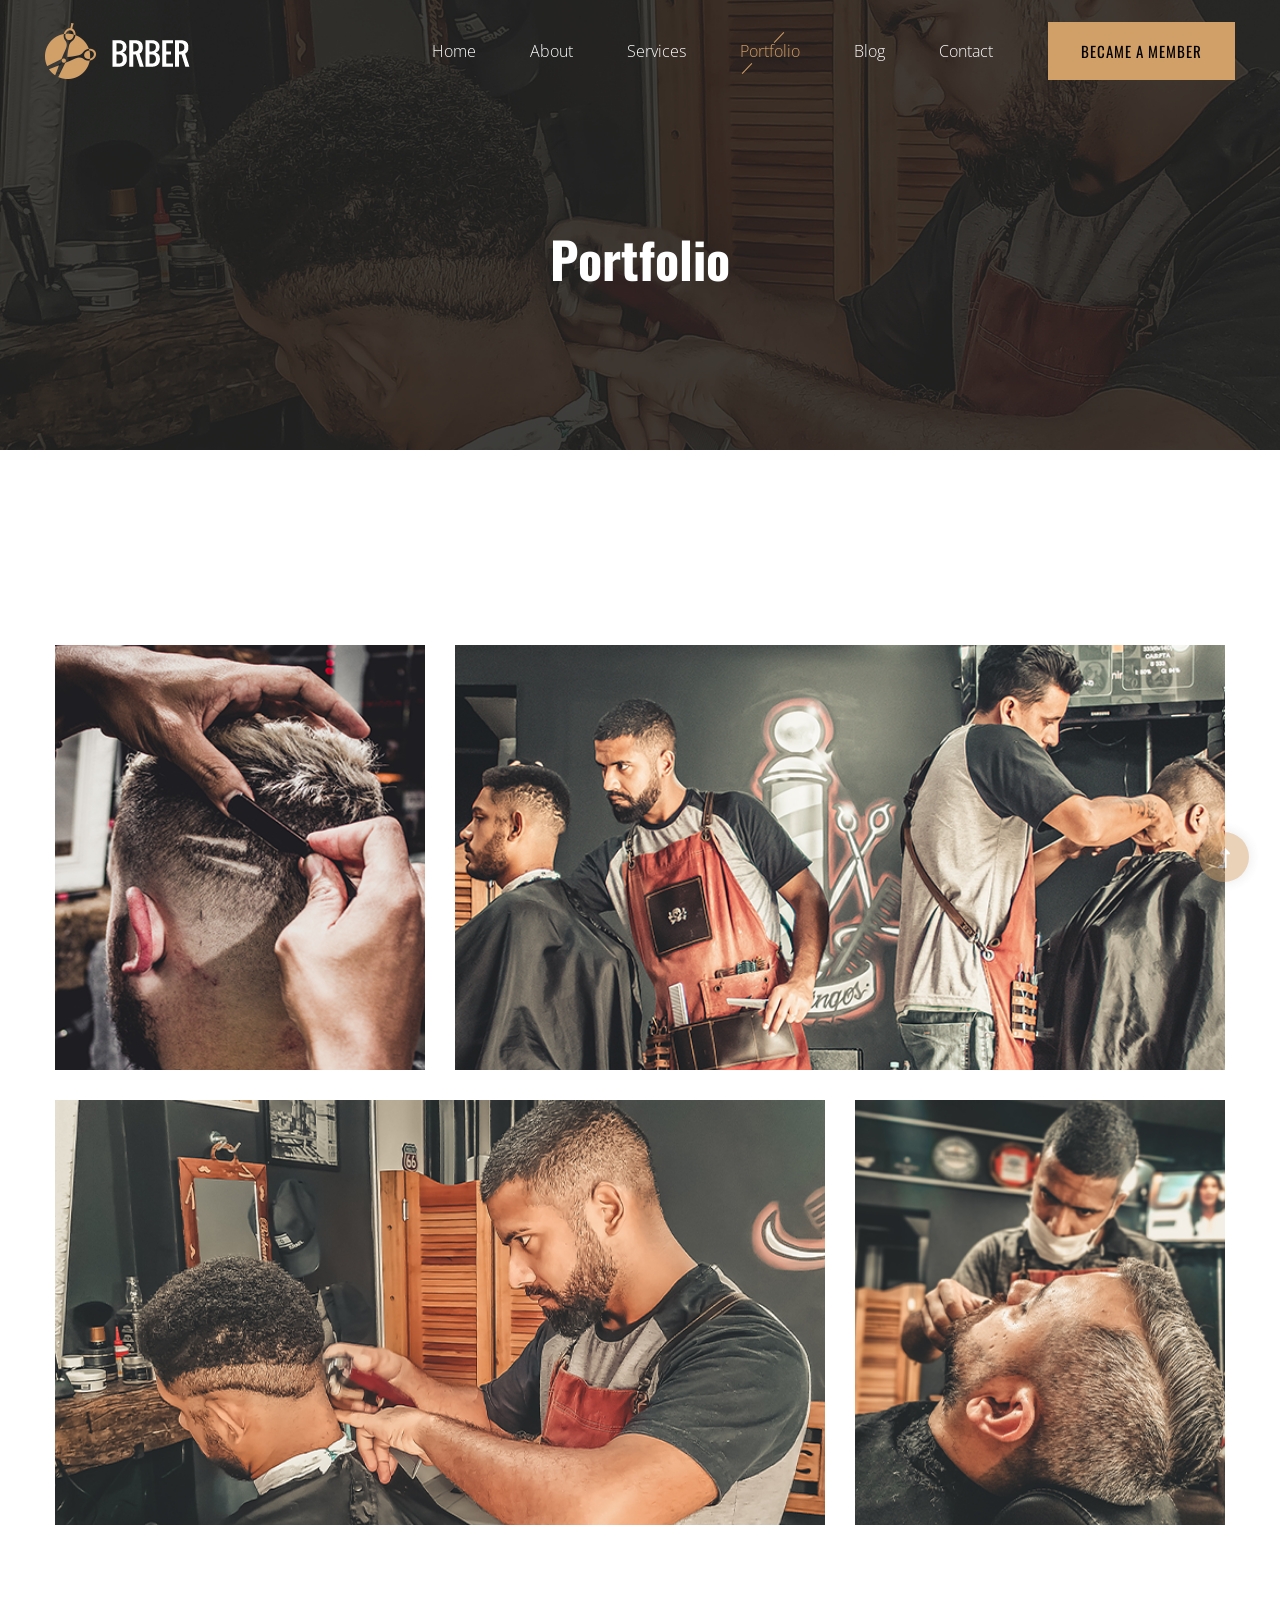
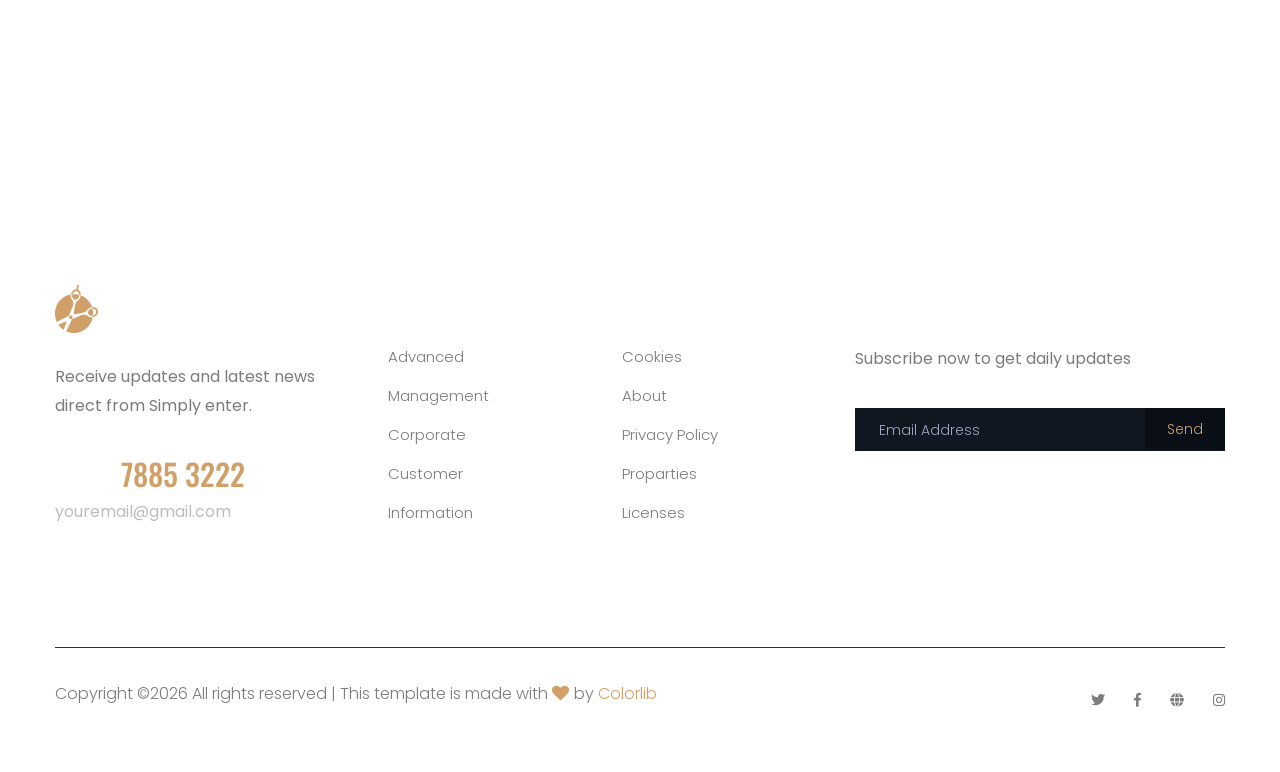
<file: portfolio.html>
<!doctype html>
<html class="no-js" lang="zxx">
<head>
    <meta charset="utf-8">
    <meta http-equiv="x-ua-compatible" content="ie=edge">
    <title> Barber HTML-5 Template </title>
    <meta name="description" content="">
    <meta name="viewport" content="width=device-width, initial-scale=1">
    <link rel="manifest" href="site.webmanifest">
    <link rel="shortcut icon" type="image/x-icon" href="assets/img/favicon.ico">

	<!-- CSS here -->
	<link rel="stylesheet" href="assets/css/bootstrap.min.css">
	<link rel="stylesheet" href="assets/css/owl.carousel.min.css">
	<link rel="stylesheet" href="assets/css/slicknav.css">
    <link rel="stylesheet" href="assets/css/flaticon.css">
    <link rel="stylesheet" href="assets/css/gijgo.css">
    <link rel="stylesheet" href="assets/css/animate.min.css">
    <link rel="stylesheet" href="assets/css/animated-headline.css">
	<link rel="stylesheet" href="assets/css/magnific-popup.css">
	<link rel="stylesheet" href="assets/css/fontawesome-all.min.css">
	<link rel="stylesheet" href="assets/css/themify-icons.css">
	<link rel="stylesheet" href="assets/css/slick.css">
	<link rel="stylesheet" href="assets/css/nice-select.css">
	<link rel="stylesheet" href="assets/css/style.css">
</head>
<body>
    <!-- ? Preloader Start -->
    <div id="preloader-active">
        <div class="preloader d-flex align-items-center justify-content-center">
            <div class="preloader-inner position-relative">
                <div class="preloader-circle"></div>
                <div class="preloader-img pere-text">
                    <img src="assets/img/logo/loder.png" alt="">
                </div>
            </div>
        </div>
    </div>
    <!-- Preloader Start -->
    <header>
        <!--? Header Start -->
        <div class="header-area header-transparent">
            <div class="main-header header-sticky">
                <div class="container-fluid">
                    <div class="row align-items-center">
                        <!-- Logo -->
                        <div class="col-xl-2 col-lg-2 col-md-1">
                            <div class="logo">
                                <a href="index.html"><img src="assets/img/logo/logo.png" alt=""></a>
                            </div>
                        </div>
                        <div class="col-xl-10 col-lg-10 col-md-10">
                            <div class="menu-main d-flex align-items-center justify-content-end">
                                <!-- Main-menu -->
                                <div class="main-menu f-right d-none d-lg-block">
                                    <nav>
                                        <ul id="navigation">
                                            <li><a href="index.html">Home</a></li>
                                            <li><a href="about.html">About</a></li>
                                            <li><a href="services.html">Services</a></li>
                                            <li class="active"><a href="portfolio.html">Portfolio</a></li>
                                            <li><a href="blog.html">Blog</a>
                                                <ul class="submenu">
                                                    <li><a href="blog.html">Blog</a></li>
                                                    <li><a href="blog_details.html">Blog Details</a></li>
                                                    <li><a href="elements.html">Element</a></li>
                                                </ul>
                                            </li>
                                            <li><a href="contact.html">Contact</a></li>
                                        </ul>
                                    </nav>
                                </div>
                                <div class="header-right-btn f-right d-none d-lg-block ml-30">
                                    <a href="from.html" class="btn header-btn">became a member</a>
                                </div>
                            </div>
                        </div>   
                        <!-- Mobile Menu -->
                        <div class="col-12">
                            <div class="mobile_menu d-block d-lg-none"></div>
                        </div>
                    </div>
                </div>
            </div>
        </div>
        <!-- Header End -->
    </header>
    <main>
        <!--? Hero Start -->
        <div class="slider-area2">
            <div class="slider-height2 d-flex align-items-center">
                <div class="container">
                    <div class="row">
                        <div class="col-xl-12">
                            <div class="hero-cap hero-cap2 pt-70 text-center">
                                <h2>Portfolio</h2>
                            </div>
                        </div>
                    </div>
                </div>
            </div>
        </div>
        <!-- Hero End -->
        <!--? Gallery Area Start -->
        <div class="gallery-area section-padding30">
            <div class="container">
                <div class="row">
                    <div class="col-lg-4 col-md-6 col-sm-6">
                        <div class="box snake mb-30">
                            <div class="gallery-img " style="background-image: url(assets/img/gallery/gallery1.png);"></div>
                            <div class="overlay"></div>
                        </div>
                    </div>
                    <div class="col-lg-8 col-md-6 col-sm-6">
                        <div class="box snake mb-30">
                            <div class="gallery-img " style="background-image: url(assets/img/gallery/gallery2.png);"></div>
                            <div class="overlay"></div>
                        </div>
                    </div>
                    <div class="col-lg-8 col-md-6 col-sm-6">
                        <div class="box snake mb-30">
                            <div class="gallery-img " style="background-image: url(assets/img/gallery/gallery3.png);"></div>
                            <div class="overlay"></div>
                        </div>
                    </div>
                    <div class="col-lg-4 col-md-6 col-sm-6">
                        <div class="box snake mb-30">
                            <div class="gallery-img " style="background-image: url(assets/img/gallery/gallery4.png);"></div>
                            <div class="overlay"></div>
                        </div>
                    </div>
                </div>
            </div>
        </div>
        <!-- Gallery Area End -->
    </main>
    <footer>
        <!--? Footer Start-->
        <div class="footer-area section-bg" data-background="assets/img/gallery/footer_bg.png">
            <div class="container">
                <div class="footer-top footer-padding">
                    <div class="row d-flex justify-content-between">
                        <div class="col-xl-3 col-lg-4 col-md-5 col-sm-8">
                            <div class="single-footer-caption mb-50">
                                <!-- logo -->
                                <div class="footer-logo">
                                    <a href="index.html"><img src="assets/img/logo/logo2_footer.png" alt=""></a>
                                </div>
                                <div class="footer-tittle">
                                    <div class="footer-pera">
                                        <p class="info1">Receive updates and latest news direct from Simply enter.</p>
                                    </div>
                                </div>
                                <div class="footer-number">
                                    <h4><span>+564 </span>7885 3222</h4>
                                    <p>youremail@gmail.com</p>
                                </div>
                            </div>
                        </div>
                        <div class="col-xl-2 col-lg-2 col-md-3 col-sm-5">
                            <div class="single-footer-caption mb-50">
                                <div class="footer-tittle">
                                    <h4>Location </h4>
                                    <ul>
                                        <li><a href="#">Advanced</a></li>
                                        <li><a href="#"> Management</a></li>
                                        <li><a href="#">Corporate</a></li>
                                        <li><a href="#">Customer</a></li>
                                        <li><a href="#">Information</a></li>
                                    </ul>
                                </div>
                            </div>
                        </div>
                        <div class="col-xl-2 col-lg-2 col-md-3 col-sm-5">
                            <div class="single-footer-caption mb-50">
                                <div class="footer-tittle">
                                    <h4>Explore</h4>
                                    <ul>
                                        <li><a href="#">Cookies</a></li>
                                        <li><a href="#">About</a></li>
                                        <li><a href="#">Privacy Policy</a></li>
                                        <li><a href="#">Proparties</a></li>
                                        <li><a href="#">Licenses</a></li>
                                    </ul>
                                </div>
                            </div>
                        </div>
                        <div class="col-xl-4 col-lg-4 col-md-6 col-sm-8">
                            <div class="single-footer-caption mb-50">
                                <div class="footer-tittle">
                                    <h4>Location</h4>
                                    <div class="footer-pera">
                                        <p class="info1">Subscribe now to get daily updates</p>
                                    </div>
                                </div>
                                <!-- Form -->
                                <div class="footer-form">
                                    <div id="mc_embed_signup">
                                        <form target="_blank" action="https://spondonit.us12.list-manage.com/subscribe/post?u=1462626880ade1ac87bd9c93a&amp;id=92a4423d01" method="get" class="subscribe_form relative mail_part" novalidate="true">
                                            <input type="email" name="EMAIL" id="newsletter-form-email" placeholder=" Email Address " class="placeholder hide-on-focus" onfocus="this.placeholder = ''" onblur="this.placeholder = 'Your email address'">
                                            <div class="form-icon">
                                                <button type="submit" name="submit" id="newsletter-submit" class="email_icon newsletter-submit button-contactForm">Send</button>
                                            </div>
                                            <div class="mt-10 info"></div>
                                        </form>
                                    </div>
                                </div>
                            </div>
                        </div>
                    </div>
                </div>
                <div class="footer-bottom">
                    <div class="row d-flex justify-content-between align-items-center">
                        <div class="col-xl-9 col-lg-8">
                            <div class="footer-copy-right">
                                <p><!-- Link back to Colorlib can't be removed. Template is licensed under CC BY 3.0. -->
  Copyright &copy;<script>document.write(new Date().getFullYear());</script> All rights reserved | This template is made with <i class="fa fa-heart" aria-hidden="true"></i> by <a href="https://colorlib.com" target="_blank">Colorlib</a>
  <!-- Link back to Colorlib can't be removed. Template is licensed under CC BY 3.0. --></p>
                            </div>
                        </div>
                        <div class="col-xl-3 col-lg-4">
                            <!-- Footer Social -->
                            <div class="footer-social f-right">
                                <a href="#"><i class="fab fa-twitter"></i></a>
                                <a href="https://www.facebook.com/sai4ull"><i class="fab fa-facebook-f"></i></a>
                                <a href="#"><i class="fas fa-globe"></i></a>
                                <a href="#"><i class="fab fa-instagram"></i></a>
                            </div>
                        </div>
                    </div>
                </div>
            </div>
        </div>
        <!-- Footer End-->
    </footer>
    <!-- Scroll Up -->
    <div id="back-top" >
        <a title="Go to Top" href="#"> <i class="fas fa-level-up-alt"></i></a>
    </div>

    <!-- JS here -->

    <script src="./assets/js/vendor/modernizr-3.5.0.min.js"></script>
    <!-- Jquery, Popper, Bootstrap -->
    <script src="./assets/js/vendor/jquery-1.12.4.min.js"></script>
    <script src="./assets/js/popper.min.js"></script>
    <script src="./assets/js/bootstrap.min.js"></script>
    <!-- Jquery Mobile Menu -->
    <script src="./assets/js/jquery.slicknav.min.js"></script>

    <!-- Jquery Slick , Owl-Carousel Plugins -->
    <script src="./assets/js/owl.carousel.min.js"></script>
    <script src="./assets/js/slick.min.js"></script>
    <!-- One Page, Animated-HeadLin -->
    <script src="./assets/js/wow.min.js"></script>
    <script src="./assets/js/animated.headline.js"></script>
    <script src="./assets/js/jquery.magnific-popup.js"></script>

    <!-- Date Picker -->
    <script src="./assets/js/gijgo.min.js"></script>
    <!-- Nice-select, sticky -->
    <script src="./assets/js/jquery.nice-select.min.js"></script>
    <script src="./assets/js/jquery.sticky.js"></script>
    
    <!-- counter , waypoint,Hover Direction -->
    <script src="./assets/js/jquery.counterup.min.js"></script>
    <script src="./assets/js/waypoints.min.js"></script>
    <script src="./assets/js/jquery.countdown.min.js"></script>
    <script src="./assets/js/hover-direction-snake.min.js"></script>

    <!-- contact js -->
    <script src="./assets/js/contact.js"></script>
    <script src="./assets/js/jquery.form.js"></script>
    <script src="./assets/js/jquery.validate.min.js"></script>
    <script src="./assets/js/mail-script.js"></script>
    <script src="./assets/js/jquery.ajaxchimp.min.js"></script>
    
    <!-- Jquery Plugins, main Jquery -->	
    <script src="./assets/js/plugins.js"></script>
    <script src="./assets/js/main.js"></script>
    
    </body>
</html>
</file>
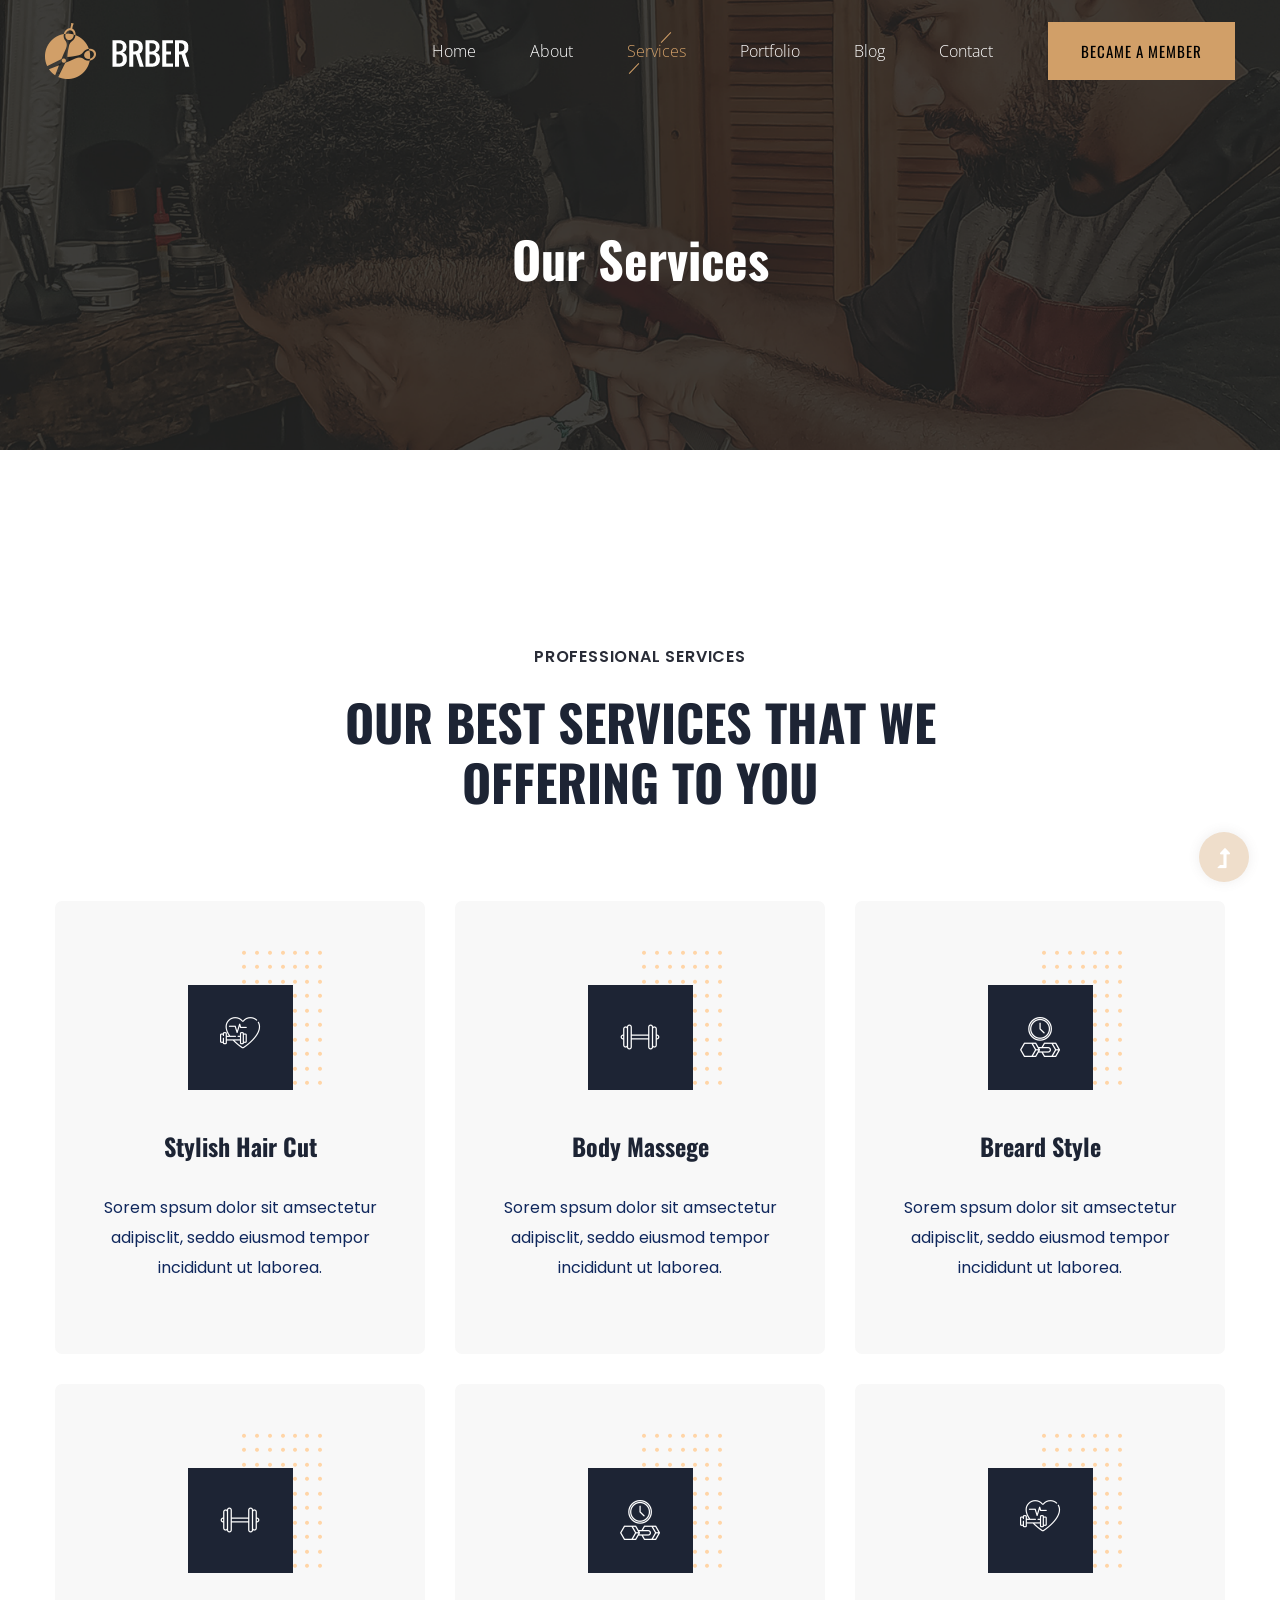
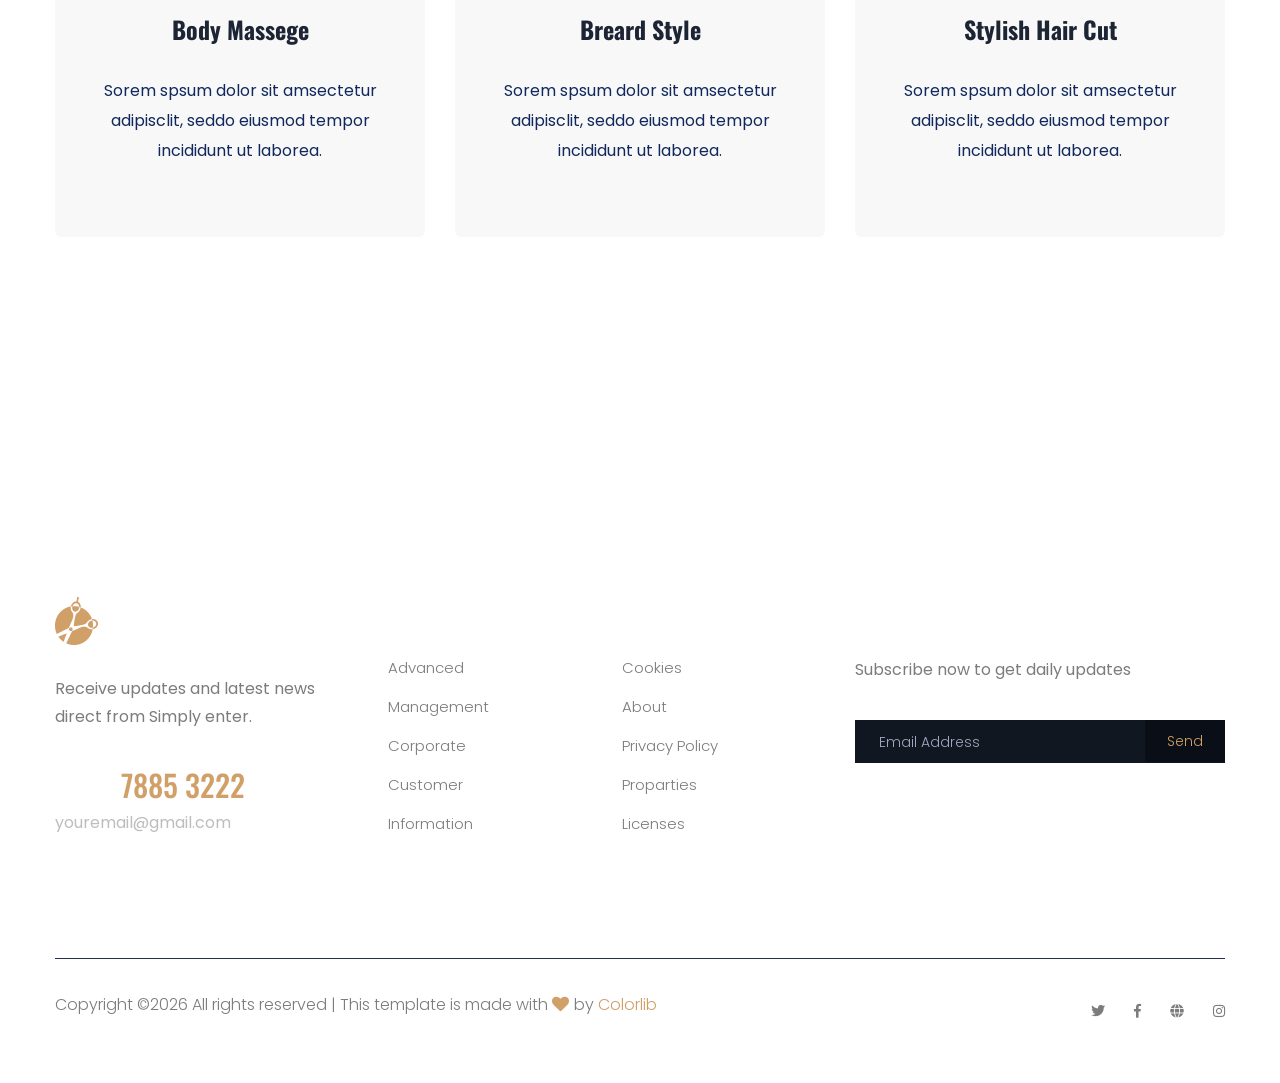
<file: services.html>
<!doctype html>
<html class="no-js" lang="zxx">
<head>
    <meta charset="utf-8">
    <meta http-equiv="x-ua-compatible" content="ie=edge">
    <title> Barber HTML-5 Template </title>
    <meta name="description" content="">
    <meta name="viewport" content="width=device-width, initial-scale=1">
    <link rel="manifest" href="site.webmanifest">
    <link rel="shortcut icon" type="image/x-icon" href="assets/img/favicon.ico">

	<!-- CSS here -->
	<link rel="stylesheet" href="assets/css/bootstrap.min.css">
	<link rel="stylesheet" href="assets/css/owl.carousel.min.css">
	<link rel="stylesheet" href="assets/css/slicknav.css">
    <link rel="stylesheet" href="assets/css/flaticon.css">
    <link rel="stylesheet" href="assets/css/gijgo.css">
    <link rel="stylesheet" href="assets/css/animate.min.css">
    <link rel="stylesheet" href="assets/css/animated-headline.css">
	<link rel="stylesheet" href="assets/css/magnific-popup.css">
	<link rel="stylesheet" href="assets/css/fontawesome-all.min.css">
	<link rel="stylesheet" href="assets/css/themify-icons.css">
	<link rel="stylesheet" href="assets/css/slick.css">
	<link rel="stylesheet" href="assets/css/nice-select.css">
	<link rel="stylesheet" href="assets/css/style.css">
</head>
<body>
    <!-- ? Preloader Start -->
    <div id="preloader-active">
        <div class="preloader d-flex align-items-center justify-content-center">
            <div class="preloader-inner position-relative">
                <div class="preloader-circle"></div>
                <div class="preloader-img pere-text">
                    <img src="assets/img/logo/loder.png" alt="">
                </div>
            </div>
        </div>
    </div>
    <!-- Preloader Start -->
    <header>
        <!--? Header Start -->
        <div class="header-area header-transparent">
            <div class="main-header header-sticky">
                <div class="container-fluid">
                    <div class="row align-items-center">
                        <!-- Logo -->
                        <div class="col-xl-2 col-lg-2 col-md-1">
                            <div class="logo">
                                <a href="index.html"><img src="assets/img/logo/logo.png" alt=""></a>
                            </div>
                        </div>
                        <div class="col-xl-10 col-lg-10 col-md-10">
                            <div class="menu-main d-flex align-items-center justify-content-end">
                                <!-- Main-menu -->
                                <div class="main-menu f-right d-none d-lg-block">
                                    <nav>
                                        <ul id="navigation">
                                            <li><a href="index.html">Home</a></li>
                                            <li><a href="about.html">About</a></li>
                                            <li class="active"><a href="services.html">Services</a></li>
                                            <li><a href="portfolio.html">Portfolio</a></li>
                                            <li><a href="blog.html">Blog</a>
                                                <ul class="submenu">
                                                    <li><a href="blog.html">Blog</a></li>
                                                    <li><a href="blog_details.html">Blog Details</a></li>
                                                    <li><a href="elements.html">Element</a></li>
                                                </ul>
                                            </li>
                                            <li><a href="contact.html">Contact</a></li>
                                        </ul>
                                    </nav>
                                </div>
                                <div class="header-right-btn f-right d-none d-lg-block ml-30">
                                    <a href="from.html" class="btn header-btn">became a member</a>
                                </div>
                            </div>
                        </div>   
                        <!-- Mobile Menu -->
                        <div class="col-12">
                            <div class="mobile_menu d-block d-lg-none"></div>
                        </div>
                    </div>
                </div>
            </div>
        </div>
        <!-- Header End -->
    </header>
    <main>
        <!--? Hero Start -->
        <div class="slider-area2">
            <div class="slider-height2 d-flex align-items-center">
                <div class="container">
                    <div class="row">
                        <div class="col-xl-12">
                            <div class="hero-cap hero-cap2 pt-70 text-center">
                                <h2>Our Services</h2>
                            </div>
                        </div>
                    </div>
                </div>
            </div>
        </div>
        <!-- Hero End -->
        <!--? Services Area Start -->
        <section class="service-area section-padding30">
            <div class="container">
                <!-- Section Tittle -->
                <div class="row d-flex justify-content-center">
                    <div class="col-xl-7 col-lg-8 col-md-11 col-sm-11">
                        <div class="section-tittle text-center mb-90">
                            <span>Professional Services</span>
                            <h2>Our Best services that  we offering to you</h2>
                        </div>
                    </div>
                </div>
                <!-- Section caption -->
                <div class="row">
                    <div class="col-xl-4 col-lg-4 col-md-6">
                        <div class="services-caption text-center mb-30">
                            <div class="service-icon">
                                <i class="flaticon-healthcare-and-medical"></i>
                            </div> 
                            <div class="service-cap">
                                <h4><a href="#">Stylish Hair Cut</a></h4>
                                <p>Sorem spsum dolor sit amsectetur adipisclit, seddo eiusmod tempor incididunt ut laborea.</p>
                            </div>
                        </div>
                    </div>
                    <div class="col-xl-4 col-lg-4 col-md-6">
                        <div class="services-caption active text-center mb-30">
                            <div class="service-icon">
                                <i class="flaticon-fitness"></i>
                            </div> 
                            <div class="service-cap">
                                <h4><a href="#">Body Massege</a></h4>
                                <p>Sorem spsum dolor sit amsectetur adipisclit, seddo eiusmod tempor incididunt ut laborea.</p>
                            </div>
                        </div>
                    </div> 
                    <div class="col-xl-4 col-lg-4 col-md-6">
                        <div class="services-caption text-center mb-30">
                            <div class="service-icon">
                                <i class="flaticon-clock"></i>
                            </div> 
                            <div class="service-cap">
                                <h4><a href="#">Breard Style</a></h4>
                                <p>Sorem spsum dolor sit amsectetur adipisclit, seddo eiusmod tempor incididunt ut laborea.</p>
                            </div>
                        </div>
                    </div>
                    <div class="col-xl-4 col-lg-4 col-md-6">
                        <div class="services-caption active text-center mb-30">
                            <div class="service-icon">
                                <i class="flaticon-fitness"></i>
                            </div> 
                            <div class="service-cap">
                                <h4><a href="#">Body Massege</a></h4>
                                <p>Sorem spsum dolor sit amsectetur adipisclit, seddo eiusmod tempor incididunt ut laborea.</p>
                            </div>
                        </div>
                    </div> 
                    <div class="col-xl-4 col-lg-4 col-md-6">
                        <div class="services-caption text-center mb-30">
                            <div class="service-icon">
                                <i class="flaticon-clock"></i>
                            </div> 
                            <div class="service-cap">
                                <h4><a href="#">Breard Style</a></h4>
                                <p>Sorem spsum dolor sit amsectetur adipisclit, seddo eiusmod tempor incididunt ut laborea.</p>
                            </div>
                        </div>
                    </div>
                    <div class="col-xl-4 col-lg-4 col-md-6">
                        <div class="services-caption text-center mb-30">
                            <div class="service-icon">
                                <i class="flaticon-healthcare-and-medical"></i>
                            </div> 
                            <div class="service-cap">
                                <h4><a href="#">Stylish Hair Cut</a></h4>
                                <p>Sorem spsum dolor sit amsectetur adipisclit, seddo eiusmod tempor incididunt ut laborea.</p>
                            </div>
                        </div>
                    </div>
                </div>
            </div>
        </section>
        <!-- Services Area End -->
    </main>
    <footer>
        <!--? Footer Start-->
        <div class="footer-area section-bg" data-background="assets/img/gallery/footer_bg.png">
            <div class="container">
                <div class="footer-top footer-padding">
                    <div class="row d-flex justify-content-between">
                        <div class="col-xl-3 col-lg-4 col-md-5 col-sm-8">
                            <div class="single-footer-caption mb-50">
                                <!-- logo -->
                                <div class="footer-logo">
                                    <a href="index.html"><img src="assets/img/logo/logo2_footer.png" alt=""></a>
                                </div>
                                <div class="footer-tittle">
                                    <div class="footer-pera">
                                        <p class="info1">Receive updates and latest news direct from Simply enter.</p>
                                    </div>
                                </div>
                                <div class="footer-number">
                                    <h4><span>+564 </span>7885 3222</h4>
                                    <p>youremail@gmail.com</p>
                                </div>
                            </div>
                        </div>
                        <div class="col-xl-2 col-lg-2 col-md-3 col-sm-5">
                            <div class="single-footer-caption mb-50">
                                <div class="footer-tittle">
                                    <h4>Location </h4>
                                    <ul>
                                        <li><a href="#">Advanced</a></li>
                                        <li><a href="#"> Management</a></li>
                                        <li><a href="#">Corporate</a></li>
                                        <li><a href="#">Customer</a></li>
                                        <li><a href="#">Information</a></li>
                                    </ul>
                                </div>
                            </div>
                        </div>
                        <div class="col-xl-2 col-lg-2 col-md-3 col-sm-5">
                            <div class="single-footer-caption mb-50">
                                <div class="footer-tittle">
                                    <h4>Explore</h4>
                                    <ul>
                                        <li><a href="#">Cookies</a></li>
                                        <li><a href="#">About</a></li>
                                        <li><a href="#">Privacy Policy</a></li>
                                        <li><a href="#">Proparties</a></li>
                                        <li><a href="#">Licenses</a></li>
                                    </ul>
                                </div>
                            </div>
                        </div>
                        <div class="col-xl-4 col-lg-4 col-md-6 col-sm-8">
                            <div class="single-footer-caption mb-50">
                                <div class="footer-tittle">
                                    <h4>Location</h4>
                                    <div class="footer-pera">
                                        <p class="info1">Subscribe now to get daily updates</p>
                                    </div>
                                </div>
                                <!-- Form -->
                                <div class="footer-form">
                                    <div id="mc_embed_signup">
                                        <form target="_blank" action="https://spondonit.us12.list-manage.com/subscribe/post?u=1462626880ade1ac87bd9c93a&amp;id=92a4423d01" method="get" class="subscribe_form relative mail_part" novalidate="true">
                                            <input type="email" name="EMAIL" id="newsletter-form-email" placeholder=" Email Address " class="placeholder hide-on-focus" onfocus="this.placeholder = ''" onblur="this.placeholder = 'Your email address'">
                                            <div class="form-icon">
                                                <button type="submit" name="submit" id="newsletter-submit" class="email_icon newsletter-submit button-contactForm">Send</button>
                                            </div>
                                            <div class="mt-10 info"></div>
                                        </form>
                                    </div>
                                </div>
                            </div>
                        </div>
                    </div>
                </div>
                <div class="footer-bottom">
                    <div class="row d-flex justify-content-between align-items-center">
                        <div class="col-xl-9 col-lg-8">
                            <div class="footer-copy-right">
                                <p><!-- Link back to Colorlib can't be removed. Template is licensed under CC BY 3.0. -->
  Copyright &copy;<script>document.write(new Date().getFullYear());</script> All rights reserved | This template is made with <i class="fa fa-heart" aria-hidden="true"></i> by <a href="https://colorlib.com" target="_blank">Colorlib</a>
  <!-- Link back to Colorlib can't be removed. Template is licensed under CC BY 3.0. --></p>
                            </div>
                        </div>
                        <div class="col-xl-3 col-lg-4">
                            <!-- Footer Social -->
                            <div class="footer-social f-right">
                                <a href="#"><i class="fab fa-twitter"></i></a>
                                <a href="https://www.facebook.com/sai4ull"><i class="fab fa-facebook-f"></i></a>
                                <a href="#"><i class="fas fa-globe"></i></a>
                                <a href="#"><i class="fab fa-instagram"></i></a>
                            </div>
                        </div>
                    </div>
                </div>
            </div>
        </div>
        <!-- Footer End-->
    </footer>
    <!-- Scroll Up -->
    <div id="back-top" >
        <a title="Go to Top" href="#"> <i class="fas fa-level-up-alt"></i></a>
    </div>

    <!-- JS here -->

    <script src="./assets/js/vendor/modernizr-3.5.0.min.js"></script>
    <!-- Jquery, Popper, Bootstrap -->
    <script src="./assets/js/vendor/jquery-1.12.4.min.js"></script>
    <script src="./assets/js/popper.min.js"></script>
    <script src="./assets/js/bootstrap.min.js"></script>
    <!-- Jquery Mobile Menu -->
    <script src="./assets/js/jquery.slicknav.min.js"></script>

    <!-- Jquery Slick , Owl-Carousel Plugins -->
    <script src="./assets/js/owl.carousel.min.js"></script>
    <script src="./assets/js/slick.min.js"></script>
    <!-- One Page, Animated-HeadLin -->
    <script src="./assets/js/wow.min.js"></script>
    <script src="./assets/js/animated.headline.js"></script>
    <script src="./assets/js/jquery.magnific-popup.js"></script>

    <!-- Date Picker -->
    <script src="./assets/js/gijgo.min.js"></script>
    <!-- Nice-select, sticky -->
    <script src="./assets/js/jquery.nice-select.min.js"></script>
    <script src="./assets/js/jquery.sticky.js"></script>
    
    <!-- counter , waypoint,Hover Direction -->
    <script src="./assets/js/jquery.counterup.min.js"></script>
    <script src="./assets/js/waypoints.min.js"></script>
    <script src="./assets/js/jquery.countdown.min.js"></script>
    <script src="./assets/js/hover-direction-snake.min.js"></script>

    <!-- contact js -->
    <script src="./assets/js/contact.js"></script>
    <script src="./assets/js/jquery.form.js"></script>
    <script src="./assets/js/jquery.validate.min.js"></script>
    <script src="./assets/js/mail-script.js"></script>
    <script src="./assets/js/jquery.ajaxchimp.min.js"></script>
    
    <!-- Jquery Plugins, main Jquery -->	
    <script src="./assets/js/plugins.js"></script>
    <script src="./assets/js/main.js"></script>
    
    </body>
</html>
</file>
<file: assets/css/flaticon.css>
/*
  	Flaticon icon font: Flaticon
  	Creation date: 16/05/2020 07:37
  	*/

@font-face {
  font-family: "Flaticon";
  src: url("../fonts/Flaticon.eot");
  src: url("../fonts/Flaticon.eot?#iefix") format("embedded-opentype"),
       url("../fonts/Flaticon.woff2") format("woff2"),
       url("../fonts/Flaticon.woff") format("woff"),
       url("../fonts/Flaticon.ttf") format("truetype"),
       url("../fonts/Flaticon.svg#Flaticon") format("svg");
  font-weight: normal;
  font-style: normal;
}

@media screen and (-webkit-min-device-pixel-ratio:0) {
  @font-face {
    font-family: "Flaticon";
    src: url("../fonts/Flaticon.svg#Flaticon") format("svg");
  }
}

[class^="flaticon-"]:before, [class*=" flaticon-"]:before,
[class^="flaticon-"]:after, [class*=" flaticon-"]:after {   
  font-family: Flaticon;
font-style: normal;
}

.flaticon-healthcare-and-medical:before { content: "\f100"; }
.flaticon-fitness:before { content: "\f101"; }
.flaticon-clock:before { content: "\f102"; }
</file>
<file: assets/css/gijgo.css>
.gj-button {
    background-color: #f5f5f5;
    border: 1px solid #ddd;
    color: #000;
    border-radius: 3px;
    padding: 6px 10px;
    cursor: pointer;
}

.gj-unselectable {
    -webkit-touch-callout: none;
    -webkit-user-select: none;
    -khtml-user-select: none;
    -moz-user-select: none;
    -ms-user-select: none;
    user-select: none;
}

.gj-row {
    display: -webkit-box;
    display: -ms-flexbox;
    display: flex;
    -ms-flex-wrap: wrap;
    flex-wrap: wrap;
}

.gj-margin-left-5 {
    margin-left: 5px;
}

.gj-margin-left-10 {
    margin-left: 10px;
}

.gj-width-full {
    width: 100%;
}

.gj-cursor-pointer {
    cursor: pointer;
}

.gj-text-align-center {
    text-align: center;
}

.gj-font-size-16 {
    font-size: 16px;
}

.gj-hidden {
    display: none;
}

/** Material Design */
.gj-button-md {
    background: 0 0;
    border: none;
    border-radius: 2px;
    color: rgba(0, 0, 0, 0.87);
    position: relative;
    height: 36px;
    margin: 0;
    min-width: 64px;
    padding: 0 16px;
    display: inline-block;
    font-family: "Roboto","Helvetica","Arial",sans-serif;
    font-size: 1rem;
    font-weight: 500;
    text-transform: uppercase;
    letter-spacing: 0;
    overflow: hidden;
    will-change: box-shadow;
    transition: box-shadow .2s cubic-bezier(.4,0,1,1),background-color .2s cubic-bezier(.4,0,.2,1),color .2s cubic-bezier(.4,0,.2,1);
    outline: none;
    cursor: pointer;
    text-decoration: none;
    text-align: center;
    line-height: 36px;
    vertical-align: middle;
    overflow: hidden;
    -webkit-user-select: none;
    -moz-user-select: none;
    -ms-user-select: none;
    user-select: none;
}

.gj-button-md:hover {
    background-color: rgba(158,158,158,.2);
}

.gj-button-md:disabled {
    color: rgba(0,0,0,.26);
    background: 0 0;
}

.gj-button-md .material-icons,
.gj-button-md .gj-icon {
    vertical-align: middle;
    /*font-size: 1.3rem;
    margin-right: 4px;*/
}

.gj-button-md.gj-button-md-icon {
    width: 24px;
    height: 31px;
    min-width: 24px;
    padding: 0px;
    display: table;
}

.gj-button-md.gj-button-md-icon .material-icons,
.gj-button-md.gj-button-md-icon .gj-icon {
    display: table-cell;
    margin-right: 0px;
    width: 24px;
    height: 24px;
}

.gj-button-md.active {
    background-color: rgba(158,158,158,.4);
}

.gj-button-md-group {
    position: relative;
    display: inline-block;
    vertical-align: middle;
}
.gj-textbox-md {
	/* border: none; */
	/* border-bottom: 1px solid rgba(0,0,0,.42); */
	display: block;
	font-family: "Helvetica","Arial",sans-serif;
	font-size: 16px;
	line-height: 16px;
	/* padding: 4px 0px; */
	margin: 0;
	/* width: 100%; */
	background: 0 0;
	/* text-align: ; */
	color: rgba(0,0,0,.87);
	padding-left: 44px;
	border: 1px solid #dca73a;
	/* padding: 15px 15px; */
	/* text-align: center; */
	width: 177px;
	height: 55px;
	border-radius: 5px;
}
.gj-textbox-md:focus,
.gj-textbox-md:active {
    /* border-bottom: 2px solid rgba(0,0,0,.42); */
    outline: none;
}

.gj-textbox-md::placeholder {
    color: #8e8e8e;
}

.gj-textbox-md:-ms-input-placeholder {
    color: #8e8e8e;
}

.gj-textbox-md::-ms-input-placeholder {
    color: #8e8e8e;
}

.gj-md-spacer-24 {
    min-width: 24px;
    width: 24px;
    display: inline-block;
}

.gj-md-spacer-32 {
    min-width: 32px;
    width: 32px;
    display: inline-block;
}

.gj-modal {
    position: fixed;
    top: 0;
    right: 0;
    bottom: 0;
    left: 0;
    z-index: 1203;
    display: none;
    overflow: hidden;
    -webkit-overflow-scrolling: touch;
    outline: 0;
    background-color: rgba(0, 0, 0, 0.54118);
    transition: 200ms ease opacity;
    will-change: opacity;
}

/* List */
ul.gj-list li [data-role="wrapper"] {
    display: table;
    width: 100%;
}

ul.gj-list li [data-role="checkbox"] {
    display: table-cell;
    vertical-align:middle;
    text-align:center;
}

ul.gj-list li [data-role="image"] {
    display: table-cell;
    vertical-align:middle;
    text-align:center;
}

ul.gj-list li [data-role="display"] {
    display: table-cell;
    vertical-align:middle;
    cursor: pointer;
}

ul.gj-list li [data-role="display"]:empty:before {
  content: "\200b"; /* unicode zero width space character */
}

/* List - Bootstrap */
ul.gj-list-bootstrap {
    padding-left: 0px;
    margin-bottom: 0px;
}

ul.gj-list-bootstrap li {
    padding: 0px;
}

ul.gj-list-bootstrap li [data-role="wrapper"] {
    padding: 0px 10px;
}

ul.gj-list-bootstrap li [data-role="checkbox"] {
    width: 24px;
    padding: 3px;
}

ul.gj-list-bootstrap li [data-role="image"] {
    width: 24px;
    height: 24px;
}

ul.gj-list-bootstrap li [data-role="display"] {
    padding: 8px 0px 8px 4px;
}

.list-group-item.active ul li, .list-group-item.active:focus ul li, .list-group-item.active:hover ul li {
    text-shadow: none;
    color:initial;
}

/* List - Material Design */
ul.gj-list-md {
    padding: 0px;
    list-style: none;
    list-style-type: none;
    line-height: 24px;
    letter-spacing: 0;
    color: #616161; /* Gray 700 */
}

ul.gj-list-md li {
    display: list-item;
    list-style-type: none;
    padding: 0px;
    min-height: unset;
    box-sizing: border-box;
    align-items: center;
    cursor: default;
    overflow: hidden;

    font-family: "Roboto","Helvetica","Arial",sans-serif;
    font-size: 16px;
    font-weight: 400;
    letter-spacing: .04em;
    line-height: 1;
    
    -webkit-flex-direction: row;
    -ms-flex-direction: row;
    flex-direction: row;
    -webkit-flex-wrap: nowrap;
    -ms-flex-wrap: nowrap;
    flex-wrap: nowrap;
}

ul.gj-list-md li [data-role="checkbox"] {
    height: 24px;
    width: 24px;
}

ul.gj-list-md li [data-role="image"] {
    height: 24px;
    width: 24px;
}

ul.gj-list-md li [data-role="display"] {
    padding: 8px 0px 8px 5px;
    order: 0;
    flex-grow: 2;
    text-decoration: none;
    box-sizing: border-box;
    align-items: center;
    text-align: left;
    color: rgba(0,0,0,.87);
}

ul.gj-list-md li.disabled>[data-role="wrapper"]>[data-role="display"] {
    color: #9E9E9E; /* Gray 500 */
}

.gj-list-md-active {
    background: #e0e0e0;
    color: #3f51b5;
}


/* Picker */
.gj-picker {
    position: absolute;
    z-index: 1203;
    background-color: #fff;
}

.gj-picker .selected {
    color: #fff;
}

/* Material Design */
.gj-picker-md {
    font-family: "Roboto","Helvetica","Arial",sans-serif;
    font-size: 16px;
    font-weight: 400;
    letter-spacing: .04em;
    line-height: 1;
    color: rgba(0,0,0,.87);
    border: 1px solid #E0E0E0;
}

.gj-modal .gj-picker-md {
    border: 0px;
}

.gj-picker-md [role="header"] {
    color: rgba(255, 255, 255, 0.54);
    display: flex;
    background: #2196f3;
    align-items: baseline;
    user-select: none;
    justify-content: center;
}

.gj-picker-md [role="footer"] {
    float: right;
    padding: 10px;
}

.gj-picker-md [role="footer"] button.gj-button-md {
    color: #2196f3;
    font-weight: bold;
    font-size: 13px;
}

/* Bootstrap */
.gj-picker-bootstrap {
    border-radius: 4px;
    border: 1px solid #E0E0E0;
}

.gj-picker-bootstrap .selected {
    color: #888;
}

.gj-picker-bootstrap [role="header"] {
    background: #eee;
    color: #AAA;
}
@font-face {
    font-family: 'gijgo-material';
    src: url('../fonts/gijgo-material.eot?235541');
    src: url('../fonts/gijgo-material.eot?235541#iefix') format('embedded-opentype'), url('../fonts/gijgo-material.ttf?235541') format('truetype'), url('../fonts/gijgo-material.woff?235541') format('woff'), url('../fonts/gijgo-material.svg?235541#gijgo-material') format('svg');
    font-weight: normal;
    font-style: normal;
}

.gj-icon {
    /* use !important to prevent issues with browser extensions that change fonts */
    font-family: 'gijgo-material' !important;
    font-size: 24px;
    speak: none;
    font-style: normal;
    font-weight: normal;
    font-variant: normal;
    text-transform: none;
    line-height: 1;
    /* Enable Ligatures ================ */
    letter-spacing: 0;
    -webkit-font-feature-settings: "liga";
    -moz-font-feature-settings: "liga=1";
    -moz-font-feature-settings: "liga";
    -ms-font-feature-settings: "liga" 1;
    font-feature-settings: "liga";
    -webkit-font-variant-ligatures: discretionary-ligatures;
    font-variant-ligatures: discretionary-ligatures;
    /* Better Font Rendering =========== */
    -webkit-font-smoothing: antialiased;
    -moz-osx-font-smoothing: grayscale;
}

.gj-icon.undo:before {
    content: "\e900";
}

.gj-icon.vertical-align-top:before {
    content: "\e901";
}

.gj-icon.vertical-align-center:before {
    content: "\e902";
}

.gj-icon.vertical-align-bottom:before {
    content: "\e903";
}

.gj-icon.arrow-dropup:before {
    content: "\e904";
}

.gj-icon.clock:before {
    content: "\e905";
}

.gj-icon.refresh:before {
    content: "\e906";
}

.gj-icon.last-page:before {
    content: "\e907";
}

.gj-icon.first-page:before {
    content: "\e908";
}

.gj-icon.cancel:before {
    content: "\e909";
}

.gj-icon.clear:before {
    content: "\e90a";
}

.gj-icon.check-circle:before {
    content: "\e90b";
}

.gj-icon.delete:before {
    content: "\e90c";
}

.gj-icon.arrow-upward:before {
    content: "\e90d";
}

.gj-icon.arrow-forward:before {
    content: "\e90e";
}

.gj-icon.arrow-downward:before {
    content: "\e90f";
}

.gj-icon.arrow-back:before {
    content: "\e910";
}

.gj-icon.list-numbered:before {
    content: "\e911";
}

.gj-icon.list-bulleted:before {
    content: "\e912";
}

.gj-icon.indent-increase:before {
    content: "\e913";
}

.gj-icon.indent-decrease:before {
    content: "\e914";
}

.gj-icon.redo:before {
    content: "\e915";
}

.gj-icon.align-right:before {
    content: "\e916";
}

.gj-icon.align-left:before {
    content: "\e917";
}

.gj-icon.align-justify:before {
    content: "\e918";
}

.gj-icon.align-center:before {
    content: "\e919";
}

.gj-icon.strikethrough:before {
    content: "\e91a";
}

.gj-icon.italic:before {
    content: "\e91b";
}

.gj-icon.underlined:before {
    content: "\e91c";
}

.gj-icon.bold:before {
    content: "\e91d";
}

.gj-icon.arrow-dropdown:before {
    content: "\e91e";
}

.gj-icon.done:before {
    content: "\e91f";
}

.gj-icon.pencil:before {
    content: "\e920";
}

.gj-icon.minus:before {
    content: "\e921";
}

.gj-icon.plus:before {
    content: "\e922";
}

.gj-icon.chevron-up:before {
    content: "\e923";
}

.gj-icon.chevron-right:before {
    content: "\e924";
}

.gj-icon.chevron-down:before {
    content: "\e925";
}

.gj-icon.chevron-left:before {
    content: "\e926";
}

.gj-icon.event:before {
    content: "\e927";
}
.gj-draggable {
    cursor: move;
}
.gj-resizable-handle {
    position: absolute;
    font-size: 0.1px;
    display: block;
    -ms-touch-action: none;
    touch-action: none;
    z-index: 1203;
}

.gj-resizable-n {
    cursor: n-resize;
    height: 7px;
    width: 100%;
    top: -5px;
    left: 0;
}
.gj-resizable-e {
    cursor: e-resize;
    width: 7px;
    right: -5px;
    top: 0;
    height: 100%;
}
.gj-resizable-s {
    cursor: s-resize;
    height: 7px;
    width: 100%;
    bottom: -5px;
    left: 0;
}
.gj-resizable-w {
	cursor: w-resize;
	width: 7px;
	left: -5px;
	top: 0;
	height: 100%;
}
.gj-resizable-se {
	cursor: se-resize;
	width: 12px;
	height: 12px;
	right: 1px;
	bottom: 1px;
}
.gj-resizable-sw {
	cursor: sw-resize;
	width: 9px;
	height: 9px;
	left: -5px;
	bottom: -5px;
}
.gj-resizable-nw {
	cursor: nw-resize;
	width: 9px;
	height: 9px;
	left: -5px;
	top: -5px;
}
.gj-resizable-ne {
	cursor: ne-resize;
	width: 9px;
	height: 9px;
	right: -5px;
	top: -5px;
}

.gj-dialog-footer {
    position: absolute;
    bottom: 0px;
    width: 100%;
    margin-top: 0px;
}

.gj-dialog-scrollable [data-role="body"] {
    overflow-x: hidden;
    overflow-y: scroll;
}

/** Bootstrap 3 **/
.gj-dialog-bootstrap {
    overflow: hidden;
    z-index: 1202;
}

.gj-dialog-bootstrap [data-role="title"] {
    display: inline;
}
.gj-dialog-bootstrap [data-role="close"] {
    line-height: 1.42857143;
}

/** Bootstrap 4 **/
.gj-dialog-bootstrap4 {
    overflow: hidden;
    z-index: 1202;
}

.gj-dialog-bootstrap4 [data-role="title"] {
    display: inline;
}
.gj-dialog-bootstrap4 [data-role="close"] {
    line-height: 1.5;
}

/** Material Design **/
.gj-dialog-md {
    background-color: #FFF;
    overflow: hidden;
    border: none;
    box-shadow: 0 11px 15px -7px rgba(0,0,0,.2), 0 24px 38px 3px rgba(0,0,0,.14), 0 9px 46px 8px rgba(0,0,0,.12);
    box-sizing: border-box;
    position: relative;
    display: -webkit-box;
    display: -webkit-flex;
    display: -ms-flexbox;
    display: flex;
    -webkit-box-orient: vertical;
    -webkit-box-direction: normal;
    -webkit-flex-direction: column;
    -ms-flex-direction: column;
    flex-direction: column;
    -webkit-background-clip: padding-box;
    background-clip: padding-box;
    outline: 0;
    z-index: 1202;
}

.gj-dialog-md-header {
    padding: 24px 24px 0px 24px;
    font-family: "Roboto","Helvetica","Arial",sans-serif;
}

.gj-dialog-md-title {
    margin: 0;
    font-weight: 400;
    display: inline;
    line-height: 28px;
    font-size: 20px;
}

.gj-dialog-md-close {
    -webkit-appearance: none;
    padding: 0;
    cursor: pointer;
    background: 0 0;
    border: 0;
    float: right;
    line-height: 28px;
    font-size: 28px;
}

.gj-dialog-md-body {
    padding: 20px 24px 24px 24px;
    color: rgba(0,0,0,.54);
    font-family: "Helvetica","Arial",sans-serif;
    font-size: 14px;
    font-weight: 400;
    line-height: 20px;
}

.gj-dialog-md-footer {
    padding: 8px 8px 8px 24px;
    display: -webkit-flex;
    display: -ms-flexbox;
    display: flex;
    -webkit-flex-direction: row-reverse;
    -ms-flex-direction: row-reverse;
    flex-direction: row-reverse;
    -webkit-flex-wrap: wrap;
    -ms-flex-wrap: wrap;
    flex-wrap: wrap;

    box-sizing: border-box;
}

.gj-dialog-md-footer>*:first-child {
    margin-right: 0;
}

.gj-dialog-md-footer>* {
    margin-right: 8px;
    height: 36px;
}
DIV.gj-grid-wrapper {
    margin: auto;
    position: relative;
    clear:both;
    z-index: 1;
}

TABLE.gj-grid {
    margin: auto;    
    border-collapse: collapse;
    width: 100%;
    table-layout: fixed;
}

TABLE.gj-grid THEAD TH [data-role="selectAll"] {
    margin: auto;
}

TABLE.gj-grid THEAD TH [data-role="title"] {
    display: inline-block;
}

TABLE.gj-grid THEAD TH [data-role="sorticon"] {
    display: inline-block;
}

TABLE.gj-grid THEAD TH {
    overflow: hidden;
    text-overflow: ellipsis;
}

TABLE.gj-grid.autogrow-header-row THEAD TH {
    overflow: auto;
    text-overflow: initial;
    white-space: pre-wrap;
    -ms-word-break: break-word;
    word-break: break-word;
}

TABLE.gj-grid > tbody > tr > td {
    overflow: hidden;
    position: relative;
}

table.gj-grid tbody div[data-role="display"] {
    vertical-align: middle;
    text-indent: 0;
    white-space: pre-wrap;
    -ms-word-break: break-word;
    word-break: break-word;
}

table.gj-grid.fixed-body-rows tbody div[data-role="display"] {
    overflow: hidden;
    text-overflow: ellipsis;
    white-space: nowrap;
    -ms-word-break: initial;
    word-break: initial;
}

table.gj-grid tfoot DIV[data-role="display"] {
    vertical-align: middle;
    text-indent: 0;
    display: flex;
}

TABLE.gj-grid .fa {
    padding: 2px;
}

TABLE.gj-grid > tbody > tr > td > div {
    padding: 2px;
    overflow: hidden;
}

DIV.gj-grid-wrapper DIV.gj-grid-loading-cover
{
    background: #BBBBBB;
    opacity: 0.5;
    position: absolute;
    vertical-align: middle;
}

DIV.gj-grid-wrapper DIV.gj-grid-loading-text
{
    position: absolute;
    font-weight: bold;
}

/* Bootstrap Theme */
table.gj-grid-bootstrap thead th {
    background-color: #f5f5f5;
    vertical-align:middle;
}

table.gj-grid-bootstrap thead th [data-role="sorticon"] {
    margin-left: 5px;
}

table.gj-grid-bootstrap thead th [data-role="sorticon"] i.gj-icon,
table.gj-grid-bootstrap thead th [data-role="sorticon"] i.material-icons {
    position: absolute;
    font-size: 20px;
    top: 15px;
}

table.gj-grid-bootstrap tbody tr td div[data-role="display"] {
    padding: 0px;
}

.gj-grid-bootstrap-4 .gj-checkbox-bootstrap {
    display: inline-block;
    padding-top: 2px;
}

.gj-grid-bootstrap-4 tbody tr.active {
    background-color: rgba(0,0,0,.075);
}

/* Material Design Theme */
.gj-grid-md {
    position: relative;
    border: 1px solid #e0e0e0;
    border-collapse: collapse;
    white-space: nowrap;
    font-size: 13px;
    font-family: "Roboto","Helvetica","Arial",sans-serif;
    background-color: #fff;
}

.gj-grid-md td:first-of-type, .gj-grid-md th:first-of-type {
    padding-left: 24px;
}

.gj-grid-md th {
    position: relative;
    vertical-align: bottom;
    font-weight: 700;
    line-height: 31px;
    letter-spacing: 0;
    height: 56px;
    font-size: 12px;
    color: rgba(0,0,0,.54);
    padding-bottom: 8px;
    box-sizing: border-box;
    padding: 12px 18px;
    text-align: right;
}

.gj-grid-md td {
    position: relative;
    height: 48px;
    border-top: 1px solid #e0e0e0;
    border-bottom: 1px solid #e0e0e0;
    padding: 12px 18px;
    box-sizing: border-box;
    text-align: left;
    color: rgba(0,0,0,.87);
}

.gj-grid-md tbody tr {
    position: relative;
    height: 48px;
    transition-duration: .28s;
    transition-timing-function: cubic-bezier(.4,0,.2,1);
    transition-property: background-color;
}

.gj-grid-md tbody tr:hover {
    background-color: #EEEEEE; /* Gray 200 */
}

.gj-grid-md tbody tr.gj-grid-md-select {
    background-color: #F5F5F5; /* Grey 100 */
}


table.gj-grid-md thead th [data-role="sorticon"] {
    margin-left: 5px;
}

table.gj-grid-md thead th [data-role="sorticon"] i.gj-icon,
table.gj-grid-md thead th [data-role="sorticon"] i.material-icons {
    position: absolute;
    font-size: 16px;
    top: 19px;
}

table.gj-grid-md thead th.gj-grid-select-all {
    padding-bottom: 3px;
}
/* Hide all prioritized columns by default */
@media only all {
	th.display-1120,
	td.display-1120,
	th.display-960,
	td.display-960,
	th.display-800,
	td.display-800,
	th.display-640,
	td.display-640,
	th.display-480,
	td.display-480,
	th.display-320,
	td.display-320 {
		display: none;
	}
}

/* Show at 320px (20em x 16px) */
@media screen and (min-width: 20em) {
	TABLE.gj-grid-bootstrap th.display-320,
	TABLE.gj-grid-bootstrap td.display-320 {
		display: table-cell;
	}
}
/* Show at 480px (30em x 16px) */
@media screen and (min-width: 30em) {
	TABLE.gj-grid-bootstrap th.display-480,
	TABLE.gj-grid-bootstrap td.display-480 {
		display: table-cell;
	}
}
/* Show at 640px (40em x 16px) */
@media screen and (min-width: 40em) {
	TABLE.gj-grid-bootstrap th.display-640,
	TABLE.gj-grid-bootstrap td.display-640 {
		display: table-cell;
	}
}
/* Show at 800px (50em x 16px) */
@media screen and (min-width: 50em) {
	TABLE.gj-grid-bootstrap th.display-800,
	TABLE.gj-grid-bootstrap td.display-800 {
		display: table-cell;
	}
}
/* Show at 960px (60em x 16px) */
@media screen and (min-width: 60em) {
	TABLE.gj-grid-bootstrap th.display-960,
	TABLE.gj-grid-bootstrap td.display-960 {
		display: table-cell;
	}
}
/* Show at 1,120px (70em x 16px) */
@media screen and (min-width: 70em) {
	TABLE.gj-grid-bootstrap th.display-1120,
	TABLE.gj-grid-bootstrap td.display-1120 {
		display: table-cell;
	}
}

/* Material Design Theme */
.gj-grid-md tfoot tr th {
    padding-right: 14px;
}

.gj-grid-md tfoot tr[data-role="pager"] .gj-grid-mdl-pager-label {
    padding-left: 5px;
    padding-right: 5px;
}

.gj-grid-md tfoot tr[data-role="pager"] .gj-dropdown-md {
    margin-left: 12px;
}

.gj-grid-md tfoot tr[data-role="pager"] .gj-dropdown-md [role="presenter"] {
    font-size: 12px;
    font-weight: bold;
    color: rgba(0,0,0,.54);
}

.gj-grid-md tfoot tr[data-role="pager"] .gj-dropdown-md [role="presenter"] [role="display"] {
    text-align: right;
}

.gj-grid-md tfoot tr[data-role="pager"] .gj-grid-md-limit-select {
    margin-left: 10px;
    font-size: 12px;
    font-weight: bold;
    color: rgba(0,0,0,.54);
}

/* Bootstrap */
.gj-grid-bootstrap tfoot tr[data-role="pager"] th {
    line-height: 30px;
    background-color: #f5f5f5;
}

.gj-grid-bootstrap tfoot tr[data-role="pager"] th > div > div {
    margin-right: 5px;
}

.gj-grid-bootstrap tfoot tr[data-role="pager"] th > div > button {
    margin-right: 5px;
}

.gj-grid-bootstrap-4 tfoot tr[data-role="pager"] th > div button {
    height: 34px;
}

.gj-grid-bootstrap-4 tfoot tr[data-role="pager"] th div .gj-dropdown-bootstrap-4 .gj-dropdown-expander-mi .gj-icon {
    top: 5px;
}

.gj-grid-bootstrap-3 tfoot tr[data-role="pager"] th > div > input {
    margin-right: 5px;
    width: 40px;
    text-align: right;
    display: inline-block;
    font-weight: bold;
}

.gj-grid-bootstrap-4 tfoot tr[data-role="pager"] th > div > div.input-group {
    width: 40px;
}

.gj-grid-bootstrap-4 tfoot tr[data-role="pager"] th > div > div.input-group input {
    text-align: right;
    font-weight: bold;
    height: 34px;
    padding-top: 2px;
    padding-bottom: 6px;
}

.gj-grid-bootstrap tfoot tr[data-role="pager"] th > div > select {
    display: inline-block;
    margin-right: 5px;
    width: 60px;
}

.gj-grid-bootstrap tfoot tr[data-role="pager"] th .gj-dropdown-bootstrap .gj-list-bootstrap [data-role="display"] {
    line-height: 14px;
}

.gj-grid-bootstrap tfoot tr[data-role="pager"] th .gj-dropdown-bootstrap [role="presenter"] [role="display"] {
    font-weight: bold;
}

.gj-grid-bootstrap tfoot tr[data-role="pager"] th .gj-dropdown-bootstrap-3 [role="presenter"] {
    padding: 2px 8px;
}

.gj-grid-bootstrap tfoot tr[data-role="pager"] th .gj-dropdown-bootstrap-4 [role="presenter"] {
    padding: 1px 8px;
}
.gj-grid thead tr th div.gj-grid-column-resizer-wrapper {
    position: relative;
    width: 100%;
    height: 0px; 
    top: 0px; 
    left: 0px; 
    padding: 0px;
}

span.gj-grid-column-resizer {
    position: absolute;
    right: 0px;
    width: 10px;
    top: -100px;
    height: 300px;
    z-index: 1203;
    cursor: e-resize;
}

.gj-grid-resize-cursor {
    cursor: e-resize;
}
.gj-grid-md tbody tr.gj-grid-top-border td {
  border-top: 2px solid #777;
}
.gj-grid-md tbody tr.gj-grid-bottom-border td {
  border-bottom: 2px solid #777;
}

.gj-grid-bootstrap tbody tr.gj-grid-top-border td {
  border-top: 2px solid #777;
}
.gj-grid-bootstrap tbody tr.gj-grid-bottom-border td {
  border-bottom: 2px solid #777;
}
.gj-grid-md thead tr th.gj-grid-left-border,
.gj-grid-md tbody tr td.gj-grid-left-border
{
    border-left: 3px solid #777;
}
.gj-grid-md thead tr th.gj-grid-right-border,
.gj-grid-md tbody tr td.gj-grid-right-border
{
    border-right: 3px solid #777;
}

.gj-grid-bootstrap thead tr th.gj-grid-left-border,
.gj-grid-bootstrap tbody tr td.gj-grid-left-border
{
    border-left: 5px solid #ddd;
}
.gj-grid-bootstrap thead tr th.gj-grid-right-border,
.gj-grid-bootstrap tbody tr td.gj-grid-right-border
{
    border-right: 5px solid #ddd;
}
.gj-dirty {
    position: absolute;
    top: 0px;
    left: 0px;
    border-style: solid;
    border-width: 3px;
    border-color: #f00 transparent transparent #f00;
    padding: 0;
    overflow: hidden;
    vertical-align: top;
}

/* Material Design */
.gj-grid-md tbody tr td.gj-grid-management-column {
    padding: 3px;
}

.gj-grid-md tbody tr td[data-mode="edit"] {
    padding: 0px 18px;
}

.gj-grid-md tbody .gj-dropdown-md [role="presenter"] [role="display"] {
    padding: 0px;
}

/* Bootstrap */
.gj-grid-bootstrap tbody tr td[data-mode="edit"] {
    padding: 0px;
}

.gj-grid-bootstrap tbody tr td[data-mode="edit"] [data-role="edit"] {
    padding: 0px;
}

/* Bootstrap 3 */
.gj-grid-bootstrap-3 tbody tr td.gj-grid-management-column {
    padding: 3px;
}

.gj-grid-bootstrap-3 tbody tr td[data-mode="edit"] {
    height: 38px;
}

.gj-grid-bootstrap-3 tbody tr td[data-mode="edit"] [data-role="edit"] input[type="text"] {
    height: 37px;
    padding: 8px;
}

.gj-grid-bootstrap-3 tbody tr td[data-mode="edit"] .gj-dropdown-bootstrap [role="presenter"] {
    border: 0px;
    border-radius: 0px;
    height: 37px;
    padding-left: 8px;
}

.gj-grid-bootstrap-3 tbody tr td[data-mode="edit"] .gj-datepicker-bootstrap {
    height: 37px;
}

.gj-grid-bootstrap-3 tbody tr td[data-mode="edit"] .gj-datepicker-bootstrap [role="input"] {
    height: 37px;
    border:0px;
    border-radius: 0px;
}

.gj-grid-bootstrap-3 tbody tr td[data-mode="edit"] .gj-datepicker-bootstrap [role="right-icon"] {
    border:0px;
    border-radius: 0px;
}

.gj-grid-bootstrap-3 tbody tr td[data-mode="edit"] .gj-checkbox-bootstrap {
    display: inline-block;
    padding-top: 10px;
    height: 32px;
}

/* Bootstrap 4 */
.gj-grid-bootstrap-4 tbody tr td.gj-grid-management-column {
    padding: 6px;
}

.gj-grid-bootstrap-4 tbody tr td[data-mode="edit"] [data-role="edit"] input[type="text"] {
    height: 48px;
    padding-left: 12px;
}

.gj-grid-bootstrap-4 tbody tr td[data-mode="edit"] .gj-dropdown-bootstrap [role="presenter"] {
    border: 0px;
    border-radius: 0px;
    height: 48px;
    padding-left: 12px;
    font-family: -apple-system,system-ui,BlinkMacSystemFont,"Segoe UI",Roboto,"Helvetica Neue",Arial,sans-serif;
}

.gj-grid-bootstrap-4 tbody tr td[data-mode="edit"] .gj-dropdown-bootstrap-4 [role="expander"].gj-dropdown-expander-mi .gj-icon,
.gj-grid-bootstrap-4 tbody tr td[data-mode="edit"] .gj-dropdown-bootstrap-4 [role="expander"].gj-dropdown-expander-mi .material-icons {
    top: 13px;
}

.gj-grid-bootstrap-4 tbody tr td[data-mode="edit"] .gj-datepicker-bootstrap {
    height: 48px;
}

.gj-grid-bootstrap-4 tbody tr td[data-mode="edit"] .gj-datepicker-bootstrap [role="input"] {
    height: 48px;
    border:0px;
    border-radius: 0px;
}

.gj-grid-bootstrap-4 tbody tr td[data-mode="edit"] .gj-datepicker-bootstrap [role="right-icon"] {
    background-color: #fff;
}

.gj-grid-bootstrap-4 tbody tr td[data-mode="edit"] .gj-datepicker-bootstrap [role="right-icon"] button {
    border: 0px;
    border-radius: 0px;
    width: 43px;
    position: relative;
}

.gj-grid-bootstrap-4 tbody tr td[data-mode="edit"] .gj-datepicker-bootstrap [role="right-icon"] .gj-icon,
.gj-grid-bootstrap-4 tbody tr td[data-mode="edit"] .gj-datepicker-bootstrap [role="right-icon"] .material-icons {
    top: 13px;
    left: 10px;
    font-size: 24px;
}

.gj-grid-bootstrap-4 tbody tr td[data-mode="edit"] .gj-checkbox-bootstrap {
    display: inline-block;
    padding-top: 15px;
    height: 42px;
}
.gj-grid-md thead tr[data-role="filter"] th {
    border-top: 1px solid #e0e0e0;
}

div.gj-grid-wrapper div.gj-grid-bootstrap-toolbar {
    background-color: #f5f5f5;
    padding: 8px;
    font-weight: bold;
    border: 1px solid #ddd;
}

div.gj-grid-wrapper div.gj-grid-bootstrap-4-toolbar {
    background-color: #f5f5f5;
    padding: 12px;
    font-weight: bold;
    border: 1px solid #ddd;
}

div.gj-grid-wrapper div.gj-grid-md-toolbar {
    font-weight: bold;
    font-size: 24px;
    font-family: "Helvetica","Arial",sans-serif;
    background-color: rgb(255, 255, 255);
    
    border-top: 1px solid #e0e0e0;
    border-left: 1px solid #e0e0e0;
    border-right: 1px solid #e0e0e0;
    border-bottom: 0px;
    border-collapse: collapse;

    padding: 0 18px 0px 18px;
    line-height: 56px;
}
table.gj-grid-scrollable tbody {
    overflow-y: auto;
    overflow-x: hidden;
    display: block;
}

/* Material Design */
table.gj-grid-md.gj-grid-scrollable {
    border-bottom: 0px;
}

table.gj-grid-md.gj-grid-scrollable tbody {
    border-right: 1px solid #e0e0e0;
    border-bottom: 1px solid #e0e0e0;
}

table.gj-grid-md.gj-grid-scrollable tfoot {
    border-bottom: 1px solid #e0e0e0;
}

/* Bootstrap 3 */
table.gj-grid-bootstrap.gj-grid-scrollable {
    border-bottom: 0px;
}

table.gj-grid-bootstrap.gj-grid-scrollable tbody {
    border-right: 1px solid #ddd;
    border-bottom: 1px solid #ddd;
}

table.gj-grid-bootstrap.gj-grid-scrollable tbody tr[data-role="row"]:first-child td {
    border-top: 0px;
}

table.gj-grid-bootstrap.gj-grid-scrollable tbody tr[data-role="row"] td:first-child {
    border-left: 0px;
}

table.gj-grid-bootstrap.gj-grid-scrollable tbody tr[data-role="row"] td:last-child {
    border-right: 0px;
}

table.gj-grid-bootstrap.gj-grid-scrollable tfoot {
    border-bottom: 1px solid #ddd;
}

ul.gj-list li [data-role="spacer"] {
    display: table-cell;
}

ul.gj-list li [data-role="expander"] {
    display: table-cell;
    vertical-align:middle;
    text-align:center;
    cursor: pointer;
}

[data-type="tree"] ul li [data-role="expander"].gj-tree-material-icons-expander {
    width: 24px;
}

[data-type="tree"] ul li [data-role="expander"].gj-tree-font-awesome-expander {
    width: 24px;
}

[data-type="tree"] ul li [data-role="expander"].gj-tree-glyphicons-expander {
    width: 24px;
}

[data-type="tree"] ul li [data-role="expander"].gj-tree-glyphicons-expander .glyphicon {
    top: 4px;
    height: 24px;
}

/* Bootstrap Theme */
.gj-tree-bootstrap-3 ul.gj-list-bootstrap li {
    border: 0px;
    border-radius: 0px;
    color: #333;
}

.gj-tree-bootstrap-3 ul.gj-list-bootstrap li.active {
    color: #fff;
}

.gj-tree-bootstrap-3 ul.gj-list-bootstrap li.disabled {
    color: #777;
    background-color: #eee;
}

.gj-tree-bootstrap-4 ul.gj-list-bootstrap li {
    border: 0px;
    border-radius: 0px;
    color: #212529;
}

.gj-tree-bootstrap-4 ul.gj-list-bootstrap li.active {
    color: #fff;
}

.gj-tree-bootstrap-4 ul.gj-list-bootstrap li.disabled {
    color: #868e96;
}

.gj-tree-bootstrap-4 ul.gj-list-bootstrap li ul.gj-list-bootstrap {
    width: 100%;
}

.gj-tree-bootstrap-border ul.gj-list-bootstrap li {
    border: 1px solid #ddd;
}

.gj-tree-bootstrap-border ul.gj-list-bootstrap li ul.gj-list-bootstrap li {
    border-left: 0px;
    border-right: 0px;
}

.gj-tree-bootstrap-border ul.gj-list-bootstrap li:first-child {
    border-top-left-radius: 4px;
    border-top-right-radius: 4px;
}

.gj-tree-bootstrap-border ul.gj-list-bootstrap li:last-child {
    border-bottom-left-radius: 4px;
    border-bottom-right-radius: 4px;
}

.gj-tree-bootstrap-border ul.gj-list-bootstrap li ul.gj-list-bootstrap li:first-child {
    border-top-left-radius: 0px;
    border-top-right-radius: 0px;
}

.gj-tree-bootstrap-border ul.gj-list-bootstrap li ul.gj-list-bootstrap li:last-child {
    border-bottom: 0px;
    border-bottom-left-radius: 0px;
    border-bottom-right-radius: 0px;
}

ul.gj-list-bootstrap li [data-role="expander"].gj-tree-material-icons-expander {
    padding-top: 8px;
    padding-bottom: 4px;
}

ul.gj-list-bootstrap li [data-role="expander"].gj-tree-material-icons-expander .gj-icon {
    width: 24px;
    height: 24px;
}

/* Material Design Theme */
ul.gj-list-md li.disabled > [data-role="wrapper"] > [data-role="expander"] {
    color: #9E9E9E; /* Gray 500 */
}

.gj-tree-md-border ul.gj-list-md li {
    border: 1px solid #616161; /* Gray 700 */
    margin-bottom: -1px;
}

.gj-tree-md-border ul.gj-list-md li ul.gj-list-md li {
    border-left: 0px;
    border-right: 0px;
}

.gj-tree-md-border ul.gj-list-md li ul.gj-list-md li:last-child {
    border-bottom: 0px;
}
.gj-tree-drop-above {    
    border-top: 1px solid #000;
}

.gj-tree-drop-below {
    border-bottom: 1px solid #000;
}

.gj-tree-bootstrap-3 ul.gj-list-bootstrap li [data-role="wrapper"].drop-above {
    border-top: 2px solid #000;
}

.gj-tree-bootstrap-3 ul.gj-list-bootstrap li [data-role="wrapper"].drop-below {
    border-bottom: 2px solid #000;
}

.gj-tree-bootstrap-4 ul.gj-list-bootstrap li [data-role="wrapper"].drop-above {
    border-top: 2px solid #000;
}

.gj-tree-bootstrap-4 ul.gj-list-bootstrap li [data-role="wrapper"].drop-below {
    border-bottom: 2px solid #000;
}

.gj-tree-drag-el {
    padding: 0px;
    margin: 0px;
    z-index: 1203;
}

.gj-tree-drag-el li {
    padding: 0px;
    margin: 0px;
}

.gj-tree-drag-el [data-role="wrapper"] {
    cursor: move;
    display: table;
}

.gj-tree-drag-el [data-role="indicator"] {
    width: 14px;
    padding: 0px 3px;
    display: table-cell;
    vertical-align: middle;
    text-align: center;
}

.gj-tree-bootstrap-drag-el li.list-group-item {
    border: 0px;
    background: unset;
}

.gj-tree-bootstrap-drag-el [data-role="indicator"] {
    width: 24px;
    height: 24px;
    padding: 0px;
}

.gj-tree-md-drag-el [data-role="indicator"] {
    width: 24px;
    height: 24px;
    padding: 0px;
}
/* Bootstrap */
.gj-checkbox-bootstrap {
    min-width: 0;
    font-size: 0;
    font-weight: normal;
    margin: 0px;
    text-align: center;
    width: 18px;
    height: 18px;
    position: relative;
    display: inline;
}

.gj-checkbox-bootstrap input[type="checkbox"] {
    display: none;
    margin-bottom: -12px;
}

.gj-checkbox-bootstrap span {
    background: #fff;
    display: block;
    content: " ";
    width: 18px;
    height: 18px;
    line-height: 11px;
    font-size: 11px;
    padding: 2px;
    color: #555555;
    border: 1px solid #CCCCCC;
    border-radius: 3px;
    transition: box-shadow 0.2s linear, border-color 0.2s linear;
    cursor: pointer;
    margin: auto;
}

.gj-checkbox-bootstrap input[type="checkbox"]:focus + span:before {
    outline: 0;
    box-shadow: 0 0 0 0 #66afe9, 0 0 6px rgba(102, 175, 233, .6);
    border-color: #66afe9;
}

.gj-checkbox-bootstrap input[type="checkbox"][disabled] + span {
    opacity: 0.6;
    cursor: not-allowed;
}

/* Bootstrap 4 */
.gj-checkbox-bootstrap.gj-checkbox-bootstrap-4 span {
    line-height: 16px;
    padding: 0px;
}

.gj-checkbox-bootstrap-4.gj-checkbox-material-icons input[type="checkbox"]:checked + span:after {
    font-size: 16px;
}

.gj-checkbox-bootstrap-4.gj-checkbox-material-icons input[type="checkbox"]:indeterminate + span:after {
    font-size: 16px;
}

/* Material Design */
.gj-checkbox-md {
    min-width: 0;
    font-size: 0;
    font-weight: normal;
    margin: 0px;
    text-align: center;
    width: 16px;
    height: 16px;
    position: relative;
}

.gj-checkbox-md input[type="checkbox"] {
    display: none;
    margin-bottom: -12px;
}

.gj-checkbox-md span {
    display: inline-block;
    box-sizing: border-box;
    width: 16px;
    height: 16px;
    margin: 0;
    cursor: pointer;
    overflow: hidden;
    border: 2px solid #616161; /* Gray 700 */
    border-radius: 2px;
    z-index: 2;
}

.gj-checkbox-md input[type="checkbox"]:checked + span {
    border: 2px solid #536DFE; /* Indigo A200 */
}

.gj-checkbox-md input[type="checkbox"]:checked + span:after {
    color: #FFF;
    background-color: #536DFE; /* Indigo A200 */
    position: absolute;
    left: 1px;
    top: -15px;
}

.gj-checkbox-md input[type="checkbox"]:indeterminate + span {
    border: 2px solid #616161; /* Gray 700 */
}

.gj-checkbox-md input[type="checkbox"]:indeterminate + span:after {    
    color: #616161;/*color: rgba(0, 0, 0, 1);*/
    position: absolute;
    left: 1px;
    top: -15px;
}

.gj-checkbox-md input[type="checkbox"][disabled] + span {
    border: 2px solid #9E9E9E;
}

.gj-checkbox-md input[type="checkbox"][disabled] + span:after {
    background-color: #9E9E9E;
}

.gj-checkbox-md input[type="checkbox"][disabled]:indeterminate + span:after {
    color: #FFFFFF;
}

/* Material Icons */
.gj-checkbox-material-icons input[type="checkbox"]:checked + span:after {
    content: "\e91f";
    font-size: 14px;
    font-weight: bold;
    white-space: pre;
}

.gj-checkbox-material-icons input[type="checkbox"]:indeterminate + span:after {
    content: "\e921";
    font-size: 14px;
    font-weight: bold;
    white-space: pre;
}

/* Glyphicons */
.gj-checkbox-glyphicons input[type="checkbox"]:checked + span:after {
    display: inline-block;
    font-family: 'Glyphicons Halflings';
    content: "\e013 ";
}

.gj-checkbox-glyphicons input[type="checkbox"]:indeterminate + span:after {
    display: inline-block;
    font-family: 'Glyphicons Halflings';
    content: "\2212 ";
    padding-right: 1px;
}

/* fontawesome */
.gj-checkbox-fontawesome .fa {
    font-size: 14px;
}
.gj-checkbox-bootstrap.gj-checkbox-fontawesome .fa {
    line-height: 18px;
}

.gj-checkbox-fontawesome input[type="checkbox"]:checked + span:before {
    content: "\f00c ";
}

.gj-checkbox-fontawesome input[type="checkbox"]:indeterminate + span:before {
    content: "\f068 ";
}
.gj-editor [role="body"] {
    overflow: auto;
    outline: 0px solid transparent;
    box-sizing: border-box;
}

/* Material Design */
.gj-editor-md {
    padding: 7px;
    font-family: "Roboto","Helvetica","Arial",sans-serif;
    font-size: 14px;
    font-weight: 500;
    letter-spacing: 0;
    border: 1px solid rgba(158,158,158,.2);
}

.gj-editor-md [role="toolbar"] {
    margin-bottom: 7px;
}

.gj-editor-md [role="toolbar"] .gj-button-md {
    min-width: 54px;
    margin-right: 5px;
}

.gj-editor-md [role="toolbar"] .gj-button-md .gj-icon {
    width: 24px;
    height: 24px;
}

.gj-editor-md [role="body"] {
    border: 1px solid rgba(158,158,158,.2);
}

.gj-editor-md p {
    margin: 0;
    padding: 0;
}

.gj-editor-md blockquote {
    font-size: 14px;
}

/* Bootstrap */
.gj-editor-bootstrap {
    padding: 7px;
    border: 1px solid #eceeef;
}

.gj-editor-bootstrap [role="toolbar"] {
    margin-bottom: 7px;
}

.gj-editor-bootstrap [role="toolbar"] .btn-group {
    margin-right: 10px;
}

.gj-editor-bootstrap [role="toolbar"] button {
    height: 36px;
}

.gj-editor-bootstrap [role="body"] {
    border: 1px solid #eceeef;
}

.gj-editor-bootstrap p {
    margin: 0;
    padding: 0;
}

.gj-editor-bootstrap blockquote {
    font-size: 14px;
}
.gj-dropdown {
    position: relative;
    border-collapse: separate;
}

.gj-dropdown [role="presenter"] {
    display: table;
    cursor: pointer;
    outline: none;
    position: relative;
}

.gj-dropdown [role="presenter"] [role="display"] {
    display: table-cell;
    text-align: left;
    width: 100%;
}

.gj-dropdown [role="presenter"] [role="expander"] {
    display: table-cell;
    vertical-align:middle;
    text-align:center;
    width: 24px;
    height: 24px;
}

/* Material Design */
.gj-dropdown-md [role="presenter"] {
    font-family: "Roboto","Helvetica","Arial",sans-serif;
    font-size: 16px;
    font-weight: 400;
    letter-spacing: .04em;
    line-height: 1;
    color: rgba(0,0,0,.87);
    padding: 0px;
    border: 0px;
    border-bottom: 1px solid rgba(0,0,0,.42);
    background: transparent;
}

.gj-dropdown-md [role="presenter"]:focus,
.gj-dropdown-md [role="presenter"]:active {
    border-bottom: 2px solid rgba(0,0,0,.42);
}

.gj-dropdown-md [role="presenter"] [role="display"] {
    padding: 4px 0px;
    line-height: 18px;
}

.gj-dropdown-md [role="presenter"] [role="display"] .placeholder {
    color: #8e8e8e;
}

.gj-dropdown-list-md {
    position: absolute;
    top: 0px;
    left: 0px;
    background-color: #f5f5f5;
    color: #000;
    margin: 0px;
    z-index: 1203;
}

.gj-dropdown-list-md li:hover, .gj-dropdown-list-md li.active {
    background-color: #eee;
}

/* Bootstrap */
.gj-dropdown-bootstrap [role="presenter"] [role="display"] {
    padding-right: 5px;
}

.gj-dropdown-bootstrap [role="presenter"] [role="expander"] {
    padding-left: 5px;
}

.gj-dropdown-bootstrap [role="presenter"] [role="expander"].gj-dropdown-expander-mi {
    width: 24px;
}

.gj-dropdown-bootstrap-3 [role="presenter"] [role="display"] {
    line-height: 20px;
}

.gj-dropdown-bootstrap-3 [role="presenter"] [role="display"] .placeholder {
    color: #9999b3;
}

.gj-dropdown-bootstrap-3 [role="presenter"] [role="expander"] {
    width: 20px;
    height: 20px;
}

.gj-dropdown-bootstrap-3 [role="presenter"] [role="expander"].gj-dropdown-expander-mi .gj-icon,
.gj-dropdown-bootstrap-3 [role="presenter"] [role="expander"].gj-dropdown-expander-mi .material-icons {
    top: 5px;
    right: 10px;
    position: absolute;
}

.gj-dropdown-bootstrap-4 [role="presenter"] {
    border: 1px solid #ced4da;
}

.gj-dropdown-bootstrap-4 [role="presenter"] [role="display"] {
    line-height: 24px;
}

.gj-dropdown-bootstrap-4 [role="presenter"] [role="expander"].gj-dropdown-expander-mi .gj-icon,
.gj-dropdown-bootstrap-4 [role="presenter"] [role="expander"].gj-dropdown-expander-mi .material-icons {
    top: 7px;
    right: 10px;
    position: absolute;
}

.gj-dropdown-list-bootstrap {
    position: absolute;
    top: 32px;
    left: 0px;
    margin: 0px;
    z-index: 1203;
}
.gj-datepicker [role="input"]::-ms-clear {
    display: none;
}

.gj-datepicker [role="right-icon"] {
    cursor: pointer;
}

.gj-picker div[role="navigator"] {
    display: -webkit-box;
    display: -ms-flexbox;
    display: flex;
    -ms-flex-wrap: wrap;
    flex-wrap: wrap;
}

.gj-picker div[role="navigator"] div {
    cursor: pointer;
    position: relative;
    flex-basis: 0;
    -webkit-box-flex: 1;
    -ms-flex-positive: 1;
    flex-grow: 1;
    max-width: 100%;
}

.gj-picker div[role="navigator"] div[role="period"] {
    width: 100%;
    text-align: center;
}

/* Material Design */
.gj-datepicker-md {
	font-family: "Roboto","Helvetica","Arial",sans-serif;
	font-size: 16px;
	font-weight: 400;
	letter-spacing: .04em;
	line-height: 1;
	color: #9d9d9d;
    position: relative;
    /* background-image: url(../img/logo/date-picker-icon.png); */
}
.gj-datepicker-md [role="right-icon"] {
	position: absolute;
	left: 13px;
	top: 16px;
	font-size: 24px;
}

.gj-datepicker-md.small .gj-textbox-md {
    font-size: 14px;
}

.gj-datepicker-md.small .gj-icon {
    font-size: 22px;
}

.gj-datepicker-md.large .gj-textbox-md {
    font-size: 18px;
}

.gj-datepicker-md.large .gj-icon {
    font-size: 28px;
}

.gj-picker-md.datepicker [role="header"] {
    padding: 20px 20px;
    display: block;
}

.gj-picker-md.datepicker [role="header"] [role="year"] {
    font-size: 17px;
    padding-bottom: 5px;
    cursor: pointer;
}

.gj-picker-md.datepicker [role="header"] [role="date"] {
    font-size: 36px;
    cursor: pointer;
}

.gj-picker-md div[role="navigator"] {
    height: 42px;
    line-height: 42px;
}

.gj-picker div[role="navigator"] div[role="period"] {
    font-weight: bold;
    font-size: 15px;
}

.gj-picker-md div[role="navigator"] div:first-child {
    max-width: 42px;
}

.gj-picker-md div[role="navigator"] div:last-child {
    max-width: 42px;
}

.gj-picker-md div[role="navigator"] div i.gj-icon,
.gj-picker-md div[role="navigator"] div i.material-icons {
    position: absolute;
    top: 8px;
}

.gj-picker-md div[role="navigator"] div:first-child i.gj-icon,
.gj-picker-md div[role="navigator"] div:first-child i.material-icons {
    left: 10px;
}

.gj-picker-md div[role="navigator"] div:last-child i.gj-icon,
.gj-picker-md div[role="navigator"] div:last-child i.material-icons {
    right: 11px;
}

.gj-picker-md table thead {
    color: #9E9E9E; /* Gray 500 */
}

.gj-picker-md table tr th div,
.gj-picker-md table tr td div {
    display: block;
    width: 40px;
    height: 40px;
    line-height: 40px;
    font-size: 13px;
    text-align: center;
    vertical-align: middle;
}

[type="year"].gj-picker-md table tr td div,
[type="decade"].gj-picker-md table tr td div,
[type="century"].gj-picker-md table tr td div {
    width: 73px;
    height: 73px;
    line-height: 73px;
    cursor: pointer;
}

.gj-picker-md table tr td.gj-cursor-pointer div:hover {
    background: #EEEEEE;
    border-radius: 50%;
    color: rgba(0,0,0,.87);
}

.gj-picker-md table tr td.other-month div,
.gj-picker-md table tr td.disabled div {
    color: #BDBDBD; /* Gray 400 */
}

.gj-picker-md table tr td.focused div {
    background: #E0E0E0; /* Gray 300 */
    border-radius: 50%;
}

.gj-picker-md table tr td.today div {
    color: #1976D2;
}

.gj-picker-md table tr td.selected.gj-cursor-pointer div {
    color: #FFFFFF;
    background: #1976D2; /* Blue 700 */
    border-radius: 50%;
}

.gj-picker-md table tr td.calendar-week div {
    font-weight: bold;
}

/* Bootstrap */
.gj-datepicker-bootstrap :focus,
.gj-datepicker-bootstrap :active {
    box-shadow: none;
}

.gj-picker-bootstrap {
    border: 1px solid rgba(0,0,0,0.15);
    border-radius: 4px;
    padding: 4px;
}

.gj-modal .gj-picker-bootstrap {
    padding: 0px;
}

.gj-picker-bootstrap.datepicker [role="header"] {
    padding: 10px 20px;
    display: block;
}

.gj-picker-bootstrap.datepicker [role="header"] [role="year"] {
    font-size: 15px;
    cursor: pointer;
}

.gj-picker-bootstrap [role="header"] [role="date"] {
    font-size: 24px;
    cursor: pointer;
}

.gj-modal .gj-picker-bootstrap.datepicker [role="body"] {
    padding: 15px;
}

.gj-picker-bootstrap div[role="navigator"] {
    height: 30px;
    line-height: 30px;
    text-align: center;
}

.gj-picker-bootstrap div[role="navigator"] div:first-child {
    max-width: 30px;
}

.gj-picker-bootstrap div[role="navigator"] div:last-child {
    max-width: 30px;
}

.gj-picker-bootstrap table tr td div,
.gj-picker-bootstrap table tr th div {
    display: block;
    width: 30px;
    height: 30px;
    line-height: 30px;
    text-align: center;
    vertical-align: middle;
}

[type="year"].gj-picker-bootstrap table tr td div,
[type="decade"].gj-picker-bootstrap table tr td div,
[type="century"].gj-picker-bootstrap table tr td div {
    width: 53px;
    height: 53px;
    line-height: 53px;
    cursor: pointer;
}

.gj-picker-bootstrap table tr th div i,
.gj-picker-bootstrap table tr th div span {
    line-height: 30px;
}

.gj-picker-bootstrap div[role="navigator"] .gj-icon,
.gj-picker-bootstrap div[role="navigator"] .material-icons {
    margin: 3px;
}

.gj-picker-bootstrap table tr td.focused div,
.gj-picker-bootstrap table tr td.gj-cursor-pointer div:hover {
    background: #EEEEEE;
    border-radius: 4px;
    color: #212529;
}

.gj-picker-bootstrap table tr td.today div {
    color: #204d74;
    font-weight: bold;
}

.gj-picker-bootstrap table tr td.selected.gj-cursor-pointer div {
    color: #fff;
    background-color: #204d74;
    border-color: #122b40;
    border-radius: 4px;
}

.gj-picker-bootstrap table tr td.other-month div,
.gj-picker-bootstrap table tr td.disabled div {
    color: #777;
}

/* Bootstrap 3 */
.gj-datepicker-bootstrap span[role="right-icon"].input-group-addon {
    border-top-left-radius: 0px;
    border-bottom-left-radius: 0px;
    border-top-right-radius: 4px;
    border-bottom-right-radius: 4px;
    border-left: 0px;
    position: relative;
    /*width: 38px;*/
}

.gj-datepicker-bootstrap span[role="right-icon"].input-group-addon .gj-icon,
.gj-datepicker-bootstrap span[role="right-icon"].input-group-addon .material-icons {
    position: absolute;
    top: 7px;
    left: 7px;
}

/* Bootstrap 4 */
.gj-datepicker-bootstrap [role="right-icon"] button {
    width: 38px;
    position: relative;
    border: 1px solid #ced4da;
}

.gj-datepicker-bootstrap [role="right-icon"] button:hover {
    color: #6c757d;
    background-color: transparent;
}

.gj-datepicker-bootstrap.input-group-sm [role="right-icon"] button {
    width: 30px;
}

.gj-datepicker-bootstrap.input-group-lg [role="right-icon"] button {
    width: 48px;
}

.gj-datepicker-bootstrap [role="right-icon"] button .gj-icon,
.gj-datepicker-bootstrap [role="right-icon"] button .material-icons {
    position: absolute;
    font-size: 21px;
    top: 9px;
    left: 9px;
}

.gj-datepicker-bootstrap.input-group-sm [role="right-icon"] button .gj-icon,
.gj-datepicker-bootstrap.input-group-sm [role="right-icon"] button .material-icons {
    top: 6px;
    left: 6px;
    font-size: 19px;
}

.gj-datepicker-bootstrap.input-group-lg [role="right-icon"] button .gj-icon,
.gj-datepicker-bootstrap.input-group-lg [role="right-icon"] button .material-icons {
    font-size: 27px;
    top: 10px;
    left: 10px;
}
.gj-timepicker [role="input"]::-ms-clear {
    display: none;
}

.gj-timepicker [role="right-icon"] {
    cursor: pointer;
}

.gj-picker.timepicker [role="header"] {
    font-size: 58px;
    padding: 20px 0;
    line-height: 58px;

    display: flex;
    align-items: baseline;
    user-select: none;
    justify-content: center;
}

.gj-picker.timepicker [role="header"] div {
    cursor: pointer;
    width: 66px;
    text-align: right;
}

.gj-picker [role="header"] [role="mode"] {
    position: relative;
    width: 0px;
}

.gj-picker [role="header"] [role="mode"] span {
    position: absolute;
    left: 7px;
    line-height: 18px;
    font-size: 18px;
}

.gj-picker [role="header"] [role="mode"] span[role="am"] {
    top: 7px;
}

.gj-picker [role="header"] [role="mode"] span[role="pm"] {
    bottom: 7px;
}

.gj-picker [role="body"] [role="dial"] {
    width: 256px;
    color: rgba(0, 0, 0, 0.87);
    height: 256px;
    position: relative;
    background: #eeeeee;
    border-radius: 50%;
    margin: 10px;
}

.gj-picker [role="body"] [role="hour"] {
    top: calc(50% - 16px);
    left: calc(50% - 16px);
    width: 32px;
    height: 32px;
    cursor: pointer;
    position: absolute;
    font-size: 14px;
    text-align: center;
    line-height: 32px;
    user-select: none;
    pointer-events: none;
}

.gj-picker [role="body"] [role="hour"].selected {
    color: rgba(255, 255, 255, 1);
}

.gj-picker [role="body"] [role="arrow"] {
    top: calc(50% - 1px);
    left: 50%;
    width: calc(50% - 20px);
    height: 2px;
    position: absolute;
    pointer-events: none;
    transform-origin: left center;
    transition: all 250ms cubic-bezier(0.4, 0, 0.2, 1);
    width: calc(50% - 52px);
}

.gj-picker .arrow-begin {
    top: -3px;
    left: -4px;
    width: 8px;
    height: 8px;
    position: absolute;
    border-radius: 50%;
}

.gj-picker .arrow-end {
    top: -15px;
    right: -16px;
    width: 0;
    height: 0;
    position: absolute;
    box-sizing: content-box;
    border-width: 16px;
    border-radius: 50%;
}

/* Material Design */
.gj-timepicker-md {
    font-family: "Roboto","Helvetica","Arial",sans-serif;
    font-size: 16px;
    font-weight: 400;
    letter-spacing: .04em;
    line-height: 1;
    color: rgba(0,0,0,.87);
    position: relative;
}

.gj-timepicker-md.small .gj-textbox-md {
    font-size: 14px;
}

.gj-timepicker-md.small .gj-icon {
    font-size: 22px;
}

.gj-timepicker-md.large .gj-textbox-md {
    font-size: 18px;
}

.gj-timepicker-md.large .gj-icon {
    font-size: 28px;
}

.gj-timepicker-md [role="right-icon"] {
    cursor: pointer;
    position: absolute;
    right: 0px;
    top: 0px;
    font-size: 24px;
}

.gj-picker-md .arrow-begin {
    background-color: #2196f3;
}
.gj-picker-md .arrow-end {
    border: 16px solid #2196f3;
}

.gj-picker-md [role="body"] [role="arrow"] {
    background-color: #2196f3;
}

/* Bootstrap */
.gj-timepicker-bootstrap :focus,
.gj-timepicker-bootstrap :active {
    box-shadow: none;
}

.gj-picker-bootstrap [role="body"] [role="arrow"] {
    background-color: #888;
}

.gj-picker-bootstrap .arrow-begin {
    background-color: #888;
}

.gj-picker-bootstrap .arrow-end {
    border: 16px solid #888;
}

/* Bootstrap 3 */
.gj-timepicker-bootstrap .input-group-addon {
    border-top-left-radius: 0px;
    border-bottom-left-radius: 0px;
    border-top-right-radius: 4px;
    border-bottom-right-radius: 4px;
    border-left: 0px;
    position: relative;
    width: 38px;
}

.gj-timepicker-bootstrap.input-group-sm .input-group-addon {
    width: 30px;
}

.gj-timepicker-bootstrap.input-group-lg .input-group-addon {
    width: 46px;
}

.gj-timepicker-bootstrap .input-group-addon .gj-icon,
.gj-timepicker-bootstrap .input-group-addon .material-icons {
    position: absolute;
    font-size: 21px;
    top: 6px;
    left: 8px;
}

.gj-timepicker-bootstrap.input-group-sm .input-group-addon .gj-icon,
.gj-timepicker-bootstrap.input-group-sm .input-group-addon .material-icons {
    font-size: 19px;
    top: 5px;
    left: 5px;
}

.gj-timepicker-bootstrap.input-group-lg .input-group-addon .gj-icon,
.gj-timepicker-bootstrap.input-group-lg .input-group-addon .material-icons {
    font-size: 27px;
    top: 10px;
    left: 10px;
}

/* Bootstrap 4 */
.gj-timepicker-bootstrap [role="right-icon"] button {
    width: 38px;
    position: relative;
}

.gj-timepicker-bootstrap.input-group-sm [role="right-icon"] button {
    width: 30px;
}

.gj-timepicker-bootstrap.input-group-lg [role="right-icon"] button {
    width: 48px;
}

.gj-timepicker-bootstrap [role="right-icon"] button .gj-icon,
.gj-timepicker-bootstrap [role="right-icon"] button .material-icons {
    position: absolute;
    font-size: 21px;
    top: 7px;
    left: 9px;
}

.gj-timepicker-bootstrap.input-group-sm [role="right-icon"] button .gj-icon,
.gj-timepicker-bootstrap.input-group-sm [role="right-icon"] button .material-icons {
    top: 4px;
    left: 6px;
    font-size: 19px;
}

.gj-timepicker-bootstrap.input-group-lg [role="right-icon"] button .gj-icon,
.gj-timepicker-bootstrap.input-group-lg [role="right-icon"] button .material-icons {
    font-size: 27px;
    top: 8px;
    left: 10px;
}
.gj-picker.datetimepicker [role="header"] [role="date"] {
    padding-bottom: 5px;
    text-align: center;
    cursor: pointer;
}

.gj-picker [role="switch"] {
    align-items: baseline;
    user-select: none;
    position: relative;
}

.gj-picker [role="switch"] [role="calendarMode"] {
    cursor: pointer;
    position: absolute;
    bottom: 2px;
    left: 0px;
}

.gj-picker [role="switch"] [role="time"] {
    width: 100%;
    text-align: center;
}

.gj-picker [role="switch"] [role="time"] div {
    display: inline;
    cursor: pointer;
}

.gj-picker [role="switch"] [role="calendarMode"] {
    cursor: pointer;
}

.gj-picker [role="switch"] [role="clockMode"] {
    position: absolute;
    right: 0px;
    bottom: 3px;
    cursor: pointer;
}

/* Material Design */
.gj-picker-md.datetimepicker [role="header"] {
    font-size: 36px;
    padding: 10px 20px;
    display: block;
}

.gj-picker-md [role="switch"] {
    color: rgba(255, 255, 255, 0.54);
    background: #2196f3;
    font-size: 32px;
}

/* Bootstrap */
.gj-picker-bootstrap.datetimepicker [role="header"] {
    font-size: 36px;
    padding: 10px 20px;
    display: block;
}

.gj-picker-bootstrap.datetimepicker [role="header"] [role="time"] {
    font-size: 22px;
}

.gj-slider {
    position: relative;
    padding: 8px 6px;
}

.gj-slider [role="track"] {
    width: 100%;
}

.gj-slider [role="progress"] {
    position: absolute;
    z-index: 1203;
}

.gj-slider [role="handle"] {
    position: absolute;
}

.gj-slider-md [role="track"] {
    display: -webkit-box;
    display: -ms-flexbox;
    display: flex;
    -webkit-box-orient: vertical;
    -webkit-box-direction: normal;
    -ms-flex-direction: column;
    flex-direction: column;
    -webkit-box-pack: center;
    -ms-flex-pack: center;
    justify-content: center;
    color: #fff;
    text-align: center;
    background-color: #e9ecef;
    height: 2px;
    background-color: rgba(0,0,0,.26);
}

.gj-slider-md [role="progress"] {
    display: -webkit-box;
    display: -ms-flexbox;
    display: flex;
    -webkit-box-orient: vertical;
    -webkit-box-direction: normal;
    -ms-flex-direction: column;
    flex-direction: column;
    -webkit-box-pack: center;
    -ms-flex-pack: center;
    justify-content: center;
    color: #fff;
    text-align: center;
    height: 2px;
    background-color: #536DFE; /* Indigo A200 */
    top: 8px;
    left: 6px;
}

.gj-slider-md [role="handle"] {
    top: 3px;
    left: 0px;
    width: 12px;
    height: 12px;
    background-color: #536DFE; /* Indigo A200 */
    filter: progid:DXImageTransform.Microsoft.gradient(startColorstr='#ff337ab7', endColorstr='#ff2e6da4', GradientType=0);
    filter: none;
    -webkit-box-shadow: inset 0 1px 0 rgba(255,255,255,.2), 0 1px 2px rgba(0,0,0,.05);
    box-shadow: inset 0 1px 0 rgba(255,255,255,.2), 0 1px 2px rgba(0,0,0,.05);
    border: 0px solid transparent;
    border-radius: 50%;
    cursor: pointer;
    z-index: 1204;
}

/* Bootstrap */
.gj-slider-bootstrap [role="track"] {
    border-radius: 4px;
    height: 10px;
}

.gj-slider-bootstrap [role="progress"] {
    height: 10px;
    border-radius: 4px;
    top: 8px;
    left: 6px;
    transition: none;
}

.gj-slider-bootstrap [role="handle"] {
    top: 2px;
    left: 0px;
    width: 20px;
    height: 20px;
    filter: progid:DXImageTransform.Microsoft.gradient(startColorstr='#ff337ab7', endColorstr='#ff2e6da4', GradientType=0);
    filter: none;
    -webkit-box-shadow: inset 0 1px 0 rgba(255,255,255,.2), 0 1px 2px rgba(0,0,0,.05);
    box-shadow: inset 0 1px 0 rgba(255,255,255,.2), 0 1px 2px rgba(0,0,0,.05);
    border: 0px solid transparent;
    border-radius: 50%;
    cursor: pointer;
    z-index: 1204;
}

.gj-slider-bootstrap-3 [role="handle"] {
    background-color: #337ab7;
    background-image: -webkit-linear-gradient(top, #337ab7 0%, #2e6da4 100%);
    background-image: -o-linear-gradient(top, #337ab7 0%, #2e6da4 100%);
    background-image: linear-gradient(to bottom, #337ab7 0%, #2e6da4 100%);
    background-repeat: repeat-x;
}

.gj-slider-bootstrap-4 [role="handle"] {
    background-color: #007bff;
    background-image: -webkit-linear-gradient(top, #007bff 0%, #2e6da4 100%);
    background-image: -o-linear-gradient(top, #007bff 0%, #2e6da4 100%);
    background-image: linear-gradient(to bottom, #007bff 0%, #2e6da4 100%);
    background-repeat: repeat-x;
}


.gj-colorpicker [role="right-icon"] {
    cursor: pointer;
}


/* Material Design */
.gj-colorpicker-md {
    font-family: "Roboto","Helvetica","Arial",sans-serif;
    font-size: 16px;
    font-weight: 400;
    letter-spacing: .04em;
    line-height: 1;
    color: rgba(0,0,0,.87);
    position: relative;
}

.gj-colorpicker-md [role="right-icon"] {
    position: absolute;
    right: 0px;
    top: 0px;
    font-size: 24px;
}
</file>
<file: assets/css/themify-icons.css>
@font-face {
	font-family: 'themify';
	src:url('../fonts/themify.eot?-fvbane');


	src:url('../fonts/themify.eot?#iefix-fvbane') format('embedded-opentype'),
		url('../fonts/themify.woff?-fvbane') format('woff'),
		url('../fonts/themify.ttf?-fvbane') format('truetype'),
		url('../fonts/themify.svg?-fvbane#themify') format('svg');
	font-weight: normal;
	font-style: normal;
}

[class^="ti-"], [class*=" ti-"] {
	font-family: 'themify';
	speak: none;
	font-style: normal;
	font-weight: normal;
	font-variant: normal;
	text-transform: none;
	line-height: 1;

	/* Better Font Rendering =========== */
	-webkit-font-smoothing: antialiased;
	-moz-osx-font-smoothing: grayscale;
}

.ti-wand:before {
	content: "\e600";
}
.ti-volume:before {
	content: "\e601";
}
.ti-user:before {
	content: "\e602";
}
.ti-unlock:before {
	content: "\e603";
}
.ti-unlink:before {
	content: "\e604";
}
.ti-trash:before {
	content: "\e605";
}
.ti-thought:before {
	content: "\e606";
}
.ti-target:before {
	content: "\e607";
}
.ti-tag:before {
	content: "\e608";
}
.ti-tablet:before {
	content: "\e609";
}
.ti-star:before {
	content: "\e60a";
}
.ti-spray:before {
	content: "\e60b";
}
.ti-signal:before {
	content: "\e60c";
}
.ti-shopping-cart:before {
	content: "\e60d";
}
.ti-shopping-cart-full:before {
	content: "\e60e";
}
.ti-settings:before {
	content: "\e60f";
}
.ti-search:before {
	content: "\e610";
}
.ti-zoom-in:before {
	content: "\e611";
}
.ti-zoom-out:before {
	content: "\e612";
}
.ti-cut:before {
	content: "\e613";
}
.ti-ruler:before {
	content: "\e614";
}
.ti-ruler-pencil:before {
	content: "\e615";
}
.ti-ruler-alt:before {
	content: "\e616";
}
.ti-bookmark:before {
	content: "\e617";
}
.ti-bookmark-alt:before {
	content: "\e618";
}
.ti-reload:before {
	content: "\e619";
}
.ti-plus:before {
	content: "\e61a";
}
.ti-pin:before {
	content: "\e61b";
}
.ti-pencil:before {
	content: "\e61c";
}
.ti-pencil-alt:before {
	content: "\e61d";
}
.ti-paint-roller:before {
	content: "\e61e";
}
.ti-paint-bucket:before {
	content: "\e61f";
}
.ti-na:before {
	content: "\e620";
}
.ti-mobile:before {
	content: "\e621";
}
.ti-minus:before {
	content: "\e622";
}
.ti-medall:before {
	content: "\e623";
}
.ti-medall-alt:before {
	content: "\e624";
}
.ti-marker:before {
	content: "\e625";
}
.ti-marker-alt:before {
	content: "\e626";
}
.ti-arrow-up:before {
	content: "\e627";
}
.ti-arrow-right:before {
	content: "\e628";
}
.ti-arrow-left:before {
	content: "\e629";
}
.ti-arrow-down:before {
	content: "\e62a";
}
.ti-lock:before {
	content: "\e62b";
}
.ti-location-arrow:before {
	content: "\e62c";
}
.ti-link:before {
	content: "\e62d";
}
.ti-layout:before {
	content: "\e62e";
}
.ti-layers:before {
	content: "\e62f";
}
.ti-layers-alt:before {
	content: "\e630";
}
.ti-key:before {
	content: "\e631";
}
.ti-import:before {
	content: "\e632";
}
.ti-image:before {
	content: "\e633";
}
.ti-heart:before {
	content: "\e634";
}
.ti-heart-broken:before {
	content: "\e635";
}
.ti-hand-stop:before {
	content: "\e636";
}
.ti-hand-open:before {
	content: "\e637";
}
.ti-hand-drag:before {
	content: "\e638";
}
.ti-folder:before {
	content: "\e639";
}
.ti-flag:before {
	content: "\e63a";
}
.ti-flag-alt:before {
	content: "\e63b";
}
.ti-flag-alt-2:before {
	content: "\e63c";
}
.ti-eye:before {
	content: "\e63d";
}
.ti-export:before {
	content: "\e63e";
}
.ti-exchange-vertical:before {
	content: "\e63f";
}
.ti-desktop:before {
	content: "\e640";
}
.ti-cup:before {
	content: "\e641";
}
.ti-crown:before {
	content: "\e642";
}
.ti-comments:before {
	content: "\e643";
}
.ti-comment:before {
	content: "\e644";
}
.ti-comment-alt:before {
	content: "\e645";
}
.ti-close:before {
	content: "\e646";
}
.ti-clip:before {
	content: "\e647";
}
.ti-angle-up:before {
	content: "\e648";
}
.ti-angle-right:before {
	content: "\e649";
}
.ti-angle-left:before {
	content: "\e64a";
}
.ti-angle-down:before {
	content: "\e64b";
}
.ti-check:before {
	content: "\e64c";
}
.ti-check-box:before {
	content: "\e64d";
}
.ti-camera:before {
	content: "\e64e";
}
.ti-announcement:before {
	content: "\e64f";
}
.ti-brush:before {
	content: "\e650";
}
.ti-briefcase:before {
	content: "\e651";
}
.ti-bolt:before {
	content: "\e652";
}
.ti-bolt-alt:before {
	content: "\e653";
}
.ti-blackboard:before {
	content: "\e654";
}
.ti-bag:before {
	content: "\e655";
}
.ti-move:before {
	content: "\e656";
}
.ti-arrows-vertical:before {
	content: "\e657";
}
.ti-arrows-horizontal:before {
	content: "\e658";
}
.ti-fullscreen:before {
	content: "\e659";
}
.ti-arrow-top-right:before {
	content: "\e65a";
}
.ti-arrow-top-left:before {
	content: "\e65b";
}
.ti-arrow-circle-up:before {
	content: "\e65c";
}
.ti-arrow-circle-right:before {
	content: "\e65d";
}
.ti-arrow-circle-left:before {
	content: "\e65e";
}
.ti-arrow-circle-down:before {
	content: "\e65f";
}
.ti-angle-double-up:before {
	content: "\e660";
}
.ti-angle-double-right:before {
	content: "\e661";
}
.ti-angle-double-left:before {
	content: "\e662";
}
.ti-angle-double-down:before {
	content: "\e663";
}
.ti-zip:before {
	content: "\e664";
}
.ti-world:before {
	content: "\e665";
}
.ti-wheelchair:before {
	content: "\e666";
}
.ti-view-list:before {
	content: "\e667";
}
.ti-view-list-alt:before {
	content: "\e668";
}
.ti-view-grid:before {
	content: "\e669";
}
.ti-uppercase:before {
	content: "\e66a";
}
.ti-upload:before {
	content: "\e66b";
}
.ti-underline:before {
	content: "\e66c";
}
.ti-truck:before {
	content: "\e66d";
}
.ti-timer:before {
	content: "\e66e";
}
.ti-ticket:before {
	content: "\e66f";
}
.ti-thumb-up:before {
	content: "\e670";
}
.ti-thumb-down:before {
	content: "\e671";
}
.ti-text:before {
	content: "\e672";
}
.ti-stats-up:before {
	content: "\e673";
}
.ti-stats-down:before {
	content: "\e674";
}
.ti-split-v:before {
	content: "\e675";
}
.ti-split-h:before {
	content: "\e676";
}
.ti-smallcap:before {
	content: "\e677";
}
.ti-shine:before {
	content: "\e678";
}
.ti-shift-right:before {
	content: "\e679";
}
.ti-shift-left:before {
	content: "\e67a";
}
.ti-shield:before {
	content: "\e67b";
}
.ti-notepad:before {
	content: "\e67c";
}
.ti-server:before {
	content: "\e67d";
}
.ti-quote-right:before {
	content: "\e67e";
}
.ti-quote-left:before {
	content: "\e67f";
}
.ti-pulse:before {
	content: "\e680";
}
.ti-printer:before {
	content: "\e681";
}
.ti-power-off:before {
	content: "\e682";
}
.ti-plug:before {
	content: "\e683";
}
.ti-pie-chart:before {
	content: "\e684";
}
.ti-paragraph:before {
	content: "\e685";
}
.ti-panel:before {
	content: "\e686";
}
.ti-package:before {
	content: "\e687";
}
.ti-music:before {
	content: "\e688";
}
.ti-music-alt:before {
	content: "\e689";
}
.ti-mouse:before {
	content: "\e68a";
}
.ti-mouse-alt:before {
	content: "\e68b";
}
.ti-money:before {
	content: "\e68c";
}
.ti-microphone:before {
	content: "\e68d";
}
.ti-menu:before {
	content: "\e68e";
}
.ti-menu-alt:before {
	content: "\e68f";
}
.ti-map:before {
	content: "\e690";
}
.ti-map-alt:before {
	content: "\e691";
}
.ti-loop:before {
	content: "\e692";
}
.ti-location-pin:before {
	content: "\e693";
}
.ti-list:before {
	content: "\e694";
}
.ti-light-bulb:before {
	content: "\e695";
}
.ti-Italic:before {
	content: "\e696";
}
.ti-info:before {
	content: "\e697";
}
.ti-infinite:before {
	content: "\e698";
}
.ti-id-badge:before {
	content: "\e699";
}
.ti-hummer:before {
	content: "\e69a";
}
.ti-home:before {
	content: "\e69b";
}
.ti-help:before {
	content: "\e69c";
}
.ti-headphone:before {
	content: "\e69d";
}
.ti-harddrives:before {
	content: "\e69e";
}
.ti-harddrive:before {
	content: "\e69f";
}
.ti-gift:before {
	content: "\e6a0";
}
.ti-game:before {
	content: "\e6a1";
}
.ti-filter:before {
	content: "\e6a2";
}
.ti-files:before {
	content: "\e6a3";
}
.ti-file:before {
	content: "\e6a4";
}
.ti-eraser:before {
	content: "\e6a5";
}
.ti-envelope:before {
	content: "\e6a6";
}
.ti-download:before {
	content: "\e6a7";
}
.ti-direction:before {
	content: "\e6a8";
}
.ti-direction-alt:before {
	content: "\e6a9";
}
.ti-dashboard:before {
	content: "\e6aa";
}
.ti-control-stop:before {
	content: "\e6ab";
}
.ti-control-shuffle:before {
	content: "\e6ac";
}
.ti-control-play:before {
	content: "\e6ad";
}
.ti-control-pause:before {
	content: "\e6ae";
}
.ti-control-forward:before {
	content: "\e6af";
}
.ti-control-backward:before {
	content: "\e6b0";
}
.ti-cloud:before {
	content: "\e6b1";
}
.ti-cloud-up:before {
	content: "\e6b2";
}
.ti-cloud-down:before {
	content: "\e6b3";
}
.ti-clipboard:before {
	content: "\e6b4";
}
.ti-car:before {
	content: "\e6b5";
}
.ti-calendar:before {
	content: "\e6b6";
}
.ti-book:before {
	content: "\e6b7";
}
.ti-bell:before {
	content: "\e6b8";
}
.ti-basketball:before {
	content: "\e6b9";
}
.ti-bar-chart:before {
	content: "\e6ba";
}
.ti-bar-chart-alt:before {
	content: "\e6bb";
}
.ti-back-right:before {
	content: "\e6bc";
}
.ti-back-left:before {
	content: "\e6bd";
}
.ti-arrows-corner:before {
	content: "\e6be";
}
.ti-archive:before {
	content: "\e6bf";
}
.ti-anchor:before {
	content: "\e6c0";
}
.ti-align-right:before {
	content: "\e6c1";
}
.ti-align-left:before {
	content: "\e6c2";
}
.ti-align-justify:before {
	content: "\e6c3";
}
.ti-align-center:before {
	content: "\e6c4";
}
.ti-alert:before {
	content: "\e6c5";
}
.ti-alarm-clock:before {
	content: "\e6c6";
}
.ti-agenda:before {
	content: "\e6c7";
}
.ti-write:before {
	content: "\e6c8";
}
.ti-window:before {
	content: "\e6c9";
}
.ti-widgetized:before {
	content: "\e6ca";
}
.ti-widget:before {
	content: "\e6cb";
}
.ti-widget-alt:before {
	content: "\e6cc";
}
.ti-wallet:before {
	content: "\e6cd";
}
.ti-video-clapper:before {
	content: "\e6ce";
}
.ti-video-camera:before {
	content: "\e6cf";
}
.ti-vector:before {
	content: "\e6d0";
}
.ti-themify-logo:before {
	content: "\e6d1";
}
.ti-themify-favicon:before {
	content: "\e6d2";
}
.ti-themify-favicon-alt:before {
	content: "\e6d3";
}
.ti-support:before {
	content: "\e6d4";
}
.ti-stamp:before {
	content: "\e6d5";
}
.ti-split-v-alt:before {
	content: "\e6d6";
}
.ti-slice:before {
	content: "\e6d7";
}
.ti-shortcode:before {
	content: "\e6d8";
}
.ti-shift-right-alt:before {
	content: "\e6d9";
}
.ti-shift-left-alt:before {
	content: "\e6da";
}
.ti-ruler-alt-2:before {
	content: "\e6db";
}
.ti-receipt:before {
	content: "\e6dc";
}
.ti-pin2:before {
	content: "\e6dd";
}
.ti-pin-alt:before {
	content: "\e6de";
}
.ti-pencil-alt2:before {
	content: "\e6df";
}
.ti-palette:before {
	content: "\e6e0";
}
.ti-more:before {
	content: "\e6e1";
}
.ti-more-alt:before {
	content: "\e6e2";
}
.ti-microphone-alt:before {
	content: "\e6e3";
}
.ti-magnet:before {
	content: "\e6e4";
}
.ti-line-double:before {
	content: "\e6e5";
}
.ti-line-dotted:before {
	content: "\e6e6";
}
.ti-line-dashed:before {
	content: "\e6e7";
}
.ti-layout-width-full:before {
	content: "\e6e8";
}
.ti-layout-width-default:before {
	content: "\e6e9";
}
.ti-layout-width-default-alt:before {
	content: "\e6ea";
}
.ti-layout-tab:before {
	content: "\e6eb";
}
.ti-layout-tab-window:before {
	content: "\e6ec";
}
.ti-layout-tab-v:before {
	content: "\e6ed";
}
.ti-layout-tab-min:before {
	content: "\e6ee";
}
.ti-layout-slider:before {
	content: "\e6ef";
}
.ti-layout-slider-alt:before {
	content: "\e6f0";
}
.ti-layout-sidebar-right:before {
	content: "\e6f1";
}
.ti-layout-sidebar-none:before {
	content: "\e6f2";
}
.ti-layout-sidebar-left:before {
	content: "\e6f3";
}
.ti-layout-placeholder:before {
	content: "\e6f4";
}
.ti-layout-menu:before {
	content: "\e6f5";
}
.ti-layout-menu-v:before {
	content: "\e6f6";
}
.ti-layout-menu-separated:before {
	content: "\e6f7";
}
.ti-layout-menu-full:before {
	content: "\e6f8";
}
.ti-layout-media-right-alt:before {
	content: "\e6f9";
}
.ti-layout-media-right:before {
	content: "\e6fa";
}
.ti-layout-media-overlay:before {
	content: "\e6fb";
}
.ti-layout-media-overlay-alt:before {
	content: "\e6fc";
}
.ti-layout-media-overlay-alt-2:before {
	content: "\e6fd";
}
.ti-layout-media-left-alt:before {
	content: "\e6fe";
}
.ti-layout-media-left:before {
	content: "\e6ff";
}
.ti-layout-media-center-alt:before {
	content: "\e700";
}
.ti-layout-media-center:before {
	content: "\e701";
}
.ti-layout-list-thumb:before {
	content: "\e702";
}
.ti-layout-list-thumb-alt:before {
	content: "\e703";
}
.ti-layout-list-post:before {
	content: "\e704";
}
.ti-layout-list-large-image:before {
	content: "\e705";
}
.ti-layout-line-solid:before {
	content: "\e706";
}
.ti-layout-grid4:before {
	content: "\e707";
}
.ti-layout-grid3:before {
	content: "\e708";
}
.ti-layout-grid2:before {
	content: "\e709";
}
.ti-layout-grid2-thumb:before {
	content: "\e70a";
}
.ti-layout-cta-right:before {
	content: "\e70b";
}
.ti-layout-cta-left:before {
	content: "\e70c";
}
.ti-layout-cta-center:before {
	content: "\e70d";
}
.ti-layout-cta-btn-right:before {
	content: "\e70e";
}
.ti-layout-cta-btn-left:before {
	content: "\e70f";
}
.ti-layout-column4:before {
	content: "\e710";
}
.ti-layout-column3:before {
	content: "\e711";
}
.ti-layout-column2:before {
	content: "\e712";
}
.ti-layout-accordion-separated:before {
	content: "\e713";
}
.ti-layout-accordion-merged:before {
	content: "\e714";
}
.ti-layout-accordion-list:before {
	content: "\e715";
}
.ti-ink-pen:before {
	content: "\e716";
}
.ti-info-alt:before {
	content: "\e717";
}
.ti-help-alt:before {
	content: "\e718";
}
.ti-headphone-alt:before {
	content: "\e719";
}
.ti-hand-point-up:before {
	content: "\e71a";
}
.ti-hand-point-right:before {
	content: "\e71b";
}
.ti-hand-point-left:before {
	content: "\e71c";
}
.ti-hand-point-down:before {
	content: "\e71d";
}
.ti-gallery:before {
	content: "\e71e";
}
.ti-face-smile:before {
	content: "\e71f";
}
.ti-face-sad:before {
	content: "\e720";
}
.ti-credit-card:before {
	content: "\e721";
}
.ti-control-skip-forward:before {
	content: "\e722";
}
.ti-control-skip-backward:before {
	content: "\e723";
}
.ti-control-record:before {
	content: "\e724";
}
.ti-control-eject:before {
	content: "\e725";
}
.ti-comments-smiley:before {
	content: "\e726";
}
.ti-brush-alt:before {
	content: "\e727";
}
.ti-youtube:before {
	content: "\e728";
}
.ti-vimeo:before {
	content: "\e729";
}
.ti-twitter:before {
	content: "\e72a";
}
.ti-time:before {
	content: "\e72b";
}
.ti-tumblr:before {
	content: "\e72c";
}
.ti-skype:before {
	content: "\e72d";
}
.ti-share:before {
	content: "\e72e";
}
.ti-share-alt:before {
	content: "\e72f";
}
.ti-rocket:before {
	content: "\e730";
}
.ti-pinterest:before {
	content: "\e731";
}
.ti-new-window:before {
	content: "\e732";
}
.ti-microsoft:before {
	content: "\e733";
}
.ti-list-ol:before {
	content: "\e734";
}
.ti-linkedin:before {
	content: "\e735";
}
.ti-layout-sidebar-2:before {
	content: "\e736";
}
.ti-layout-grid4-alt:before {
	content: "\e737";
}
.ti-layout-grid3-alt:before {
	content: "\e738";
}
.ti-layout-grid2-alt:before {
	content: "\e739";
}
.ti-layout-column4-alt:before {
	content: "\e73a";
}
.ti-layout-column3-alt:before {
	content: "\e73b";
}
.ti-layout-column2-alt:before {
	content: "\e73c";
}
.ti-instagram:before {
	content: "\e73d";
}
.ti-google:before {
	content: "\e73e";
}
.ti-github:before {
	content: "\e73f";
}
.ti-flickr:before {
	content: "\e740";
}
.ti-facebook:before {
	content: "\e741";
}
.ti-dropbox:before {
	content: "\e742";
}
.ti-dribbble:before {
	content: "\e743";
}
.ti-apple:before {
	content: "\e744";
}
.ti-android:before {
	content: "\e745";
}
.ti-save:before {
	content: "\e746";
}
.ti-save-alt:before {
	content: "\e747";
}
.ti-yahoo:before {
	content: "\e748";
}
.ti-wordpress:before {
	content: "\e749";
}
.ti-vimeo-alt:before {
	content: "\e74a";
}
.ti-twitter-alt:before {
	content: "\e74b";
}
.ti-tumblr-alt:before {
	content: "\e74c";
}
.ti-trello:before {
	content: "\e74d";
}
.ti-stack-overflow:before {
	content: "\e74e";
}
.ti-soundcloud:before {
	content: "\e74f";
}
.ti-sharethis:before {
	content: "\e750";
}
.ti-sharethis-alt:before {
	content: "\e751";
}
.ti-reddit:before {
	content: "\e752";
}
.ti-pinterest-alt:before {
	content: "\e753";
}
.ti-microsoft-alt:before {
	content: "\e754";
}
.ti-linux:before {
	content: "\e755";
}
.ti-jsfiddle:before {
	content: "\e756";
}
.ti-joomla:before {
	content: "\e757";
}
.ti-html5:before {
	content: "\e758";
}
.ti-flickr-alt:before {
	content: "\e759";
}
.ti-email:before {
	content: "\e75a";
}
.ti-drupal:before {
	content: "\e75b";
}
.ti-dropbox-alt:before {
	content: "\e75c";
}
.ti-css3:before {
	content: "\e75d";
}
.ti-rss:before {
	content: "\e75e";
}
.ti-rss-alt:before {
	content: "\e75f";
}
</file>
<file: assets/css/nice-select.css>
.nice-select {
  -webkit-tap-highlight-color: transparent;
  background-color: #fff;
  border-radius: 5px;
  border: solid 1px #e8e8e8;
  box-sizing: border-box;
  clear: both;
  cursor: pointer;
  display: block;
  float: left;
  font-family: inherit;
  font-size: 14px;
  font-weight: normal;
  height: 42px;
  line-height: 40px;
  outline: none;
  padding-left: 18px;
  padding-right: 30px;
  position: relative;
  text-align: left !important;
  -webkit-transition: all 0.2s ease-in-out;
  transition: all 0.2s ease-in-out;
  -webkit-user-select: none;
     -moz-user-select: none;
      -ms-user-select: none;
          user-select: none;
  white-space: nowrap;
  width: auto; }
  .nice-select:hover {
    border-color: #dbdbdb; }
  .nice-select:active, .nice-select.open, .nice-select:focus {
    border-color: #999; }
  .nice-select:after {
    border-bottom: 2px solid #999;
    border-right: 2px solid #999;
    content: '';
    display: block;
    height: 5px;
    margin-top: -4px;
    pointer-events: none;
    position: absolute;
    right: 12px;
    top: 50%;
    -webkit-transform-origin: 66% 66%;
        -ms-transform-origin: 66% 66%;
            transform-origin: 66% 66%;
    -webkit-transform: rotate(45deg);
        -ms-transform: rotate(45deg);
            transform: rotate(45deg);
    -webkit-transition: all 0.15s ease-in-out;
    transition: all 0.15s ease-in-out;
    width: 5px; }
  .nice-select.open:after {
    -webkit-transform: rotate(-135deg);
        -ms-transform: rotate(-135deg);
            transform: rotate(-135deg); }
  .nice-select.open .list {
    opacity: 1;
    pointer-events: auto;
    -webkit-transform: scale(1) translateY(0);
        -ms-transform: scale(1) translateY(0);
            transform: scale(1) translateY(0); }
  .nice-select.disabled {
    border-color: #ededed;
    color: #999;
    pointer-events: none; }
    .nice-select.disabled:after {
      border-color: #cccccc; }
  .nice-select.wide {
    width: 100%; }
    .nice-select.wide .list {
      left: 0 !important;
      right: 0 !important; }
  .nice-select.right {
    float: right; }
    .nice-select.right .list {
      left: auto;
      right: 0; }
  .nice-select.small {
    font-size: 12px;
    height: 36px;
    line-height: 34px; }
    .nice-select.small:after {
      height: 4px;
      width: 4px; }
    .nice-select.small .option {
      line-height: 34px;
      min-height: 34px; }
  .nice-select .list {
    background-color: #fff;
    border-radius: 5px;
    box-shadow: 0 0 0 1px rgba(68, 68, 68, 0.11);
    box-sizing: border-box;
    margin-top: 4px;
    opacity: 0;
    overflow: hidden;
    padding: 0;
    pointer-events: none;
    position: absolute;
    top: 100%;
    left: 0;
    -webkit-transform-origin: 50% 0;
        -ms-transform-origin: 50% 0;
            transform-origin: 50% 0;
    -webkit-transform: scale(0.75) translateY(-21px);
        -ms-transform: scale(0.75) translateY(-21px);
            transform: scale(0.75) translateY(-21px);
    -webkit-transition: all 0.2s cubic-bezier(0.5, 0, 0, 1.25), opacity 0.15s ease-out;
    transition: all 0.2s cubic-bezier(0.5, 0, 0, 1.25), opacity 0.15s ease-out;
    z-index: 9; }
    .nice-select .list:hover .option:not(:hover) {
      background-color: transparent !important; }
  .nice-select .option {
    cursor: pointer;
    font-weight: 400;
    line-height: 40px;
    list-style: none;
    min-height: 40px;
    outline: none;
    padding-left: 18px;
    padding-right: 29px;
    text-align: left;
    -webkit-transition: all 0.2s;
    transition: all 0.2s; }
    .nice-select .option:hover, .nice-select .option.focus, .nice-select .option.selected.focus {
      background-color: #f6f6f6; }
    .nice-select .option.selected {
      font-weight: bold; }
    .nice-select .option.disabled {
      background-color: transparent;
      color: #999;
      cursor: default; }

.no-csspointerevents .nice-select .list {
  display: none; }

.no-csspointerevents .nice-select.open .list {
  display: block; }
</file>
<file: assets/css/style.css>
@import url("https://fonts.googleapis.com/css2?family=Open+Sans:wght@400;600;700&family=Oswald:wght@300;400;500;600;700&family=Poppins:wght@300;400;500;600&display=swap");.white-bg{background:#ffffff}.gray-bg{background:#f5f5f5}.gray-bg{background:#f7f7fd}.white-bg{background:#fff}.black-bg{background:#16161a}.theme-bg{background:#d19f68}.brand-bg{background:#f1f4fa}.testimonial-bg{background:#f9fafc}.white-color{color:#fff}.black-color{color:#16161a}.theme-color{color:#d19f68}.boxed-btn{background:#fff;color:#d19f68 !important;display:inline-block;padding:18px 44px;font-family:"Oswald",sans-serif;font-size:14px;font-weight:400;border:0;border:1px solid #d19f68;letter-spacing:3px;text-align:center;color:#d19f68;text-transform:uppercase;cursor:pointer}.boxed-btn:hover{background:#d19f68;color:#fff !important;border:1px solid #d19f68}.boxed-btn:focus{outline:none}.boxed-btn.large-width{width:220px}[data-overlay]{position:relative;background-size:cover;background-repeat:no-repeat;background-position:center center}[data-overlay]::before{position:absolute;left:0;top:0;right:0;bottom:0;content:""}[data-opacity="1"]::before{opacity:0.1}[data-opacity="2"]::before{opacity:0.2}[data-opacity="3"]::before{opacity:0.3}[data-opacity="4"]::before{opacity:0.4}[data-opacity="5"]::before{opacity:0.5}[data-opacity="6"]::before{opacity:0.6}[data-opacity="7"]::before{opacity:0.7}[data-opacity="8"]::before{opacity:0.8}[data-opacity="9"]::before{opacity:0.9}body{font-family:"Poppins",sans-serif;font-weight:normal;font-style:normal;font-size:16px}h1,h2,h3,h4,h5,h6{font-family:"Oswald",sans-serif;color:#1d2434;margin-top:0px;font-style:normal;font-weight:500;text-transform:normal}p{font-family:"Poppins",sans-serif;color:#10285d;font-size:16px;line-height:30px;margin-bottom:15px;font-weight:normal}.bg-img-1{background-image:url(../img/slider/slider-img-1.jpg)}.bg-img-2{background-image:url(../img/background-img/bg-img-2.jpg)}.cta-bg-1{background-image:url(../img/background-img/bg-img-3.jpg)}.img{max-width:100%;-webkit-transition:.3s;-moz-transition:.3s;-o-transition:.3s;transition:.3s}.f-left{float:left}.f-right{float:right}.fix{overflow:hidden}.clear{clear:both}a,.button{-webkit-transition:.3s;-moz-transition:.3s;-o-transition:.3s;transition:.3s}a:focus,.button:focus{text-decoration:none;outline:none}a{color:#635c5c}a:hover{color:#fff}a:focus,a:hover,.portfolio-cat a:hover,.footer -menu li a:hover{text-decoration:none}a,button{color:#fff;outline:medium none}button:focus,input:focus,input:focus,textarea,textarea:focus{outline:0}.uppercase{text-transform:uppercase}input:focus::-moz-placeholder{opacity:0;-webkit-transition:.4s;-o-transition:.4s;transition:.4s}.capitalize{text-transform:capitalize}h1 a,h2 a,h3 a,h4 a,h5 a,h6 a{color:inherit}ul{margin:0px;padding:0px}li{list-style:none}hr{border-bottom:1px solid #eceff8;border-top:0 none;margin:30px 0;padding:0}.theme-overlay{position:relative}.theme-overlay::before{background:#1696e7 none repeat scroll 0 0;content:"";height:100%;left:0;opacity:0.6;position:absolute;top:0;width:100%}.overlay2{position:relative;z-index:0}.overlay2::before{position:absolute;content:"";top:0;left:0;width:100%;height:100%;z-index:-1}.overlay2{position:relative;z-index:0}.overlay2::before{position:absolute;content:"";background-color:#2E2200;top:0;left:0;width:100%;height:100%;z-index:-1;opacity:0.5}.section-padding{padding-top:120px;padding-bottom:120px}.separator{border-top:1px solid #f2f2f2}.mb-90{margin-bottom:90px}@media (max-width: 767px){.mb-90{margin-bottom:30px}}@media (min-width: 768px) and (max-width: 991px){.mb-90{margin-bottom:45px}}.owl-carousel .owl-nav div{background:rgba(255,255,255,0.8) none repeat scroll 0 0;height:40px;left:20px;line-height:40px;font-size:22px;color:#646464;opacity:1;visibility:visible;position:absolute;text-align:center;top:50%;transform:translateY(-50%);transition:all 0.3s ease 0s;width:40px}.owl-carousel .owl-nav div.owl-next{left:auto;right:-30px}.owl-carousel .owl-nav div.owl-next i{position:relative;right:0;top:1px}.owl-carousel .owl-nav div.owl-prev i{position:relative;right:1px;top:0px}.owl-carousel:hover .owl-nav div{opacity:1;visibility:visible}.owl-carousel:hover .owl-nav div:hover{color:#fff;background:#ff3500}.btn{background:#d19f68;font-family:"Oswald",sans-serif;text-transform:uppercase;padding:27px 44px;color:#000000;cursor:pointer;display:inline-block;font-size:15px;font-weight:400;border-radius:0px;line-height:1;-moz-user-select:none;letter-spacing:1px;line-height:0;margin-bottom:0;margin:10px;cursor:pointer;transition:color 0.4s linear;position:relative;z-index:1;border:0;overflow:hidden;margin:0}.btn::before{content:"";position:absolute;left:0;top:0;width:101%;height:101%;background:#af804d;z-index:1;border-radius:5px;transition:transform 0.5s;transition-timing-function:ease;transform-origin:0 0;transition-timing-function:cubic-bezier(0.5, 1.6, 0.4, 0.7);transform:scaleX(0);border-radius:0px}.btn:hover::before{transform:scaleX(1);color:#fff !important;z-index:-1}.btn:hover{background-position:right}.btn.focus,.btn:focus{outline:0;box-shadow:none}.about-btn{padding:19px 97px 19px 20px}.header-btn{padding:29px 33px}.hero-btn{padding:32px 41px}.white-btn{padding:30px 39px;background:#fff;color:#331391 !important}.black-btn{padding:14px 35px;background:#000}.black-btn::before{background:#331391}.submit-btn2{background:#ec5b53;width:100%;height:60px;padding:10px 20px;border:0;color:#fff;text-transform:capitalize;cursor:pointer;font-size:16px;border-radius:0px}.white-btn{background:#fff;color:#000}.white-btn::before{background:#000;color:#fff}.border-btn{border:1px solid #ff5600;color:#464d65;background:none;border-radius:5px;text-transform:capitalize;padding:19px 47px;-moz-user-select:none;cursor:pointer;display:inline-block;font-size:14px;font-weight:500;letter-spacing:1px;margin-bottom:0;position:relative;transition:color 0.4s linear;position:relative;overflow:hidden;margin:0}@media (max-width: 575px){.border-btn{display:none}}.border-btn::before{border:1px solid transparent;content:"";position:absolute;left:0;top:0;width:101%;height:101%;background:#d19f68;z-index:-1;transition:transform 0.5s;transition-timing-function:ease;transform-origin:0 0;transition-timing-function:cubic-bezier(0.5, 1.6, 0.4, 0.7);transform:scaleY(0);border-radius:0}.border-btn:hover::before{transform:scaleY(1);border:1px solid transparent}.breadcrumb>.active{color:#888}#scrollUp,#back-top{background:#d19f68;height:50px;width:50px;right:31px;bottom:18px;position:fixed;color:#fff;font-size:20px;text-align:center;border-radius:50%;line-height:48px;border:2px solid transparent;box-shadow:0 0 10px 3px rgba(108,98,98,0.2)}@media (max-width: 575px){#scrollUp,#back-top{right:16px}}#scrollUp a i,#back-top a i{display:block;line-height:50px}#scrollUp:hover{color:#fff}.sticky-bar{left:0;margin:auto;position:fixed;top:0;width:100%;-webkit-box-shadow:0 10px 15px rgba(25,25,25,0.1);box-shadow:0 10px 15px rgba(25,25,25,0.1);z-index:9999;-webkit-animation:300ms ease-in-out 0s normal none 1 running fadeInDown;animation:300ms ease-in-out 0s normal none 1 running fadeInDown;-webkit-box-shadow:0 10px 15px rgba(25,25,25,0.1);background:#fff}.mt-5{margin-top:5px}.mt-10{margin-top:10px}.mt-15{margin-top:15px}.mt-20{margin-top:20px}.mt-25{margin-top:25px}.mt-30{margin-top:30px}.mt-35{margin-top:35px}.mt-40{margin-top:40px}.mt-45{margin-top:45px}.mt-50{margin-top:50px}.mt-55{margin-top:55px}.mt-60{margin-top:60px}.mt-65{margin-top:65px}.mt-70{margin-top:70px}.mt-75{margin-top:75px}.mt-80{margin-top:80px}.mt-85{margin-top:85px}.mt-90{margin-top:90px}.mt-95{margin-top:95px}.mt-100{margin-top:100px}.mt-105{margin-top:105px}.mt-110{margin-top:110px}.mt-115{margin-top:115px}.mt-120{margin-top:120px}.mt-125{margin-top:125px}.mt-130{margin-top:130px}.mt-135{margin-top:135px}.mt-140{margin-top:140px}.mt-145{margin-top:145px}.mt-150{margin-top:150px}.mt-155{margin-top:155px}.mt-160{margin-top:160px}.mt-165{margin-top:165px}.mt-170{margin-top:170px}.mt-175{margin-top:175px}.mt-180{margin-top:180px}.mt-185{margin-top:185px}.mt-190{margin-top:190px}.mt-195{margin-top:195px}.mt-200{margin-top:200px}.mb-5{margin-bottom:5px}.mb-10{margin-bottom:10px}.mb-15{margin-bottom:15px}.mb-20{margin-bottom:20px}.mb-25{margin-bottom:25px}.mb-30{margin-bottom:30px}.mb-35{margin-bottom:35px}.mb-40{margin-bottom:40px}.mb-45{margin-bottom:45px}.mb-50{margin-bottom:50px}.mb-55{margin-bottom:55px}.mb-60{margin-bottom:60px}.mb-65{margin-bottom:65px}.mb-70{margin-bottom:70px}.mb-75{margin-bottom:75px}.mb-80{margin-bottom:80px}.mb-85{margin-bottom:85px}.mb-90{margin-bottom:90px}.mb-95{margin-bottom:95px}.mb-100{margin-bottom:100px}.mb-105{margin-bottom:105px}.mb-110{margin-bottom:110px}.mb-115{margin-bottom:115px}.mb-120{margin-bottom:120px}.mb-125{margin-bottom:125px}.mb-130{margin-bottom:130px}.mb-135{margin-bottom:135px}.mb-140{margin-bottom:140px}.mb-145{margin-bottom:145px}.mb-150{margin-bottom:150px}.mb-155{margin-bottom:155px}.mb-160{margin-bottom:160px}.mb-165{margin-bottom:165px}.mb-170{margin-bottom:170px}.mb-175{margin-bottom:175px}.mb-180{margin-bottom:180px}.mb-185{margin-bottom:185px}.mb-190{margin-bottom:190px}.mb-195{margin-bottom:195px}.mb-200{margin-bottom:200px}.ml-5{margin-left:5px}.ml-10{margin-left:10px}.ml-15{margin-left:15px}.ml-20{margin-left:20px}.ml-25{margin-left:25px}.ml-30{margin-left:30px}.ml-35{margin-left:35px}.ml-40{margin-left:40px}.ml-45{margin-left:45px}.ml-50{margin-left:50px}.ml-55{margin-left:55px}.ml-60{margin-left:60px}.ml-65{margin-left:65px}.ml-70{margin-left:70px}.ml-75{margin-left:75px}.ml-80{margin-left:80px}.ml-85{margin-left:85px}.ml-90{margin-left:90px}.ml-95{margin-left:95px}.ml-100{margin-left:100px}.ml-105{margin-left:105px}.ml-110{margin-left:110px}.ml-115{margin-left:115px}.ml-120{margin-left:120px}.ml-125{margin-left:125px}.ml-130{margin-left:130px}.ml-135{margin-left:135px}.ml-140{margin-left:140px}.ml-145{margin-left:145px}.ml-150{margin-left:150px}.ml-155{margin-left:155px}.ml-160{margin-left:160px}.ml-165{margin-left:165px}.ml-170{margin-left:170px}.ml-175{margin-left:175px}.ml-180{margin-left:180px}.ml-185{margin-left:185px}.ml-190{margin-left:190px}.ml-195{margin-left:195px}.ml-200{margin-left:200px}.mr-5{margin-right:5px}.mr-10{margin-right:10px}.mr-15{margin-right:15px}.mr-20{margin-right:20px}.mr-25{margin-right:25px}.mr-30{margin-right:30px}.mr-35{margin-right:35px}.mr-40{margin-right:40px}.mr-45{margin-right:45px}.mr-50{margin-right:50px}.mr-55{margin-right:55px}.mr-60{margin-right:60px}.mr-65{margin-right:65px}.mr-70{margin-right:70px}.mr-75{margin-right:75px}.mr-80{margin-right:80px}.mr-85{margin-right:85px}.mr-90{margin-right:90px}.mr-95{margin-right:95px}.mr-100{margin-right:100px}.mr-105{margin-right:105px}.mr-110{margin-right:110px}.mr-115{margin-right:115px}.mr-120{margin-right:120px}.mr-125{margin-right:125px}.mr-130{margin-right:130px}.mr-135{margin-right:135px}.mr-140{margin-right:140px}.mr-145{margin-right:145px}.mr-150{margin-right:150px}.mr-155{margin-right:155px}.mr-160{margin-right:160px}.mr-165{margin-right:165px}.mr-170{margin-right:170px}.mr-175{margin-right:175px}.mr-180{margin-right:180px}.mr-185{margin-right:185px}.mr-190{margin-right:190px}.mr-195{margin-right:195px}.mr-200{margin-right:200px}.pt-5{padding-top:5px}.pt-10{padding-top:10px}.pt-15{padding-top:15px}.pt-20{padding-top:20px}.pt-25{padding-top:25px}.pt-30{padding-top:30px}.pt-35{padding-top:35px}.pt-40{padding-top:40px}.pt-45{padding-top:45px}.pt-50{padding-top:50px}.pt-55{padding-top:55px}.pt-60{padding-top:60px}.pt-65{padding-top:65px}.pt-70{padding-top:70px}.pt-75{padding-top:75px}.pt-80{padding-top:80px}.pt-85{padding-top:85px}.pt-90{padding-top:90px}.pt-95{padding-top:95px}.pt-100{padding-top:100px}.pt-105{padding-top:105px}.pt-110{padding-top:110px}.pt-115{padding-top:115px}.pt-120{padding-top:120px}.pt-125{padding-top:125px}.pt-130{padding-top:130px}.pt-135{padding-top:135px}.pt-140{padding-top:140px}.pt-145{padding-top:145px}.pt-150{padding-top:150px}.pt-155{padding-top:155px}.pt-160{padding-top:160px}.pt-165{padding-top:165px}.pt-170{padding-top:170px}.pt-175{padding-top:175px}.pt-180{padding-top:180px}.pt-185{padding-top:185px}.pt-190{padding-top:190px}.pt-195{padding-top:195px}.pt-200{padding-top:200px}.pt-260{padding-top:260px}.pb-5{padding-bottom:5px}.pb-10{padding-bottom:10px}.pb-15{padding-bottom:15px}.pb-20{padding-bottom:20px}.pb-25{padding-bottom:25px}.pb-30{padding-bottom:30px}.pb-35{padding-bottom:35px}.pb-40{padding-bottom:40px}.pb-45{padding-bottom:45px}.pb-50{padding-bottom:50px}.pb-55{padding-bottom:55px}.pb-60{padding-bottom:60px}.pb-65{padding-bottom:65px}.pb-70{padding-bottom:70px}.pb-75{padding-bottom:75px}.pb-80{padding-bottom:80px}.pb-85{padding-bottom:85px}.pb-90{padding-bottom:90px}.pb-95{padding-bottom:95px}.pb-100{padding-bottom:100px}.pb-105{padding-bottom:105px}.pb-110{padding-bottom:110px}.pb-115{padding-bottom:115px}.pb-120{padding-bottom:120px}.pb-125{padding-bottom:125px}.pb-130{padding-bottom:130px}.pb-135{padding-bottom:135px}.pb-140{padding-bottom:140px}.pb-145{padding-bottom:145px}.pb-150{padding-bottom:150px}.pb-155{padding-bottom:155px}.pb-160{padding-bottom:160px}.pb-165{padding-bottom:165px}.pb-170{padding-bottom:170px}.pb-175{padding-bottom:175px}.pb-180{padding-bottom:180px}.pb-185{padding-bottom:185px}.pb-190{padding-bottom:190px}.pb-195{padding-bottom:195px}.pb-200{padding-bottom:200px}.pl-5{padding-left:5px}.pl-10{padding-left:10px}.pl-15{padding-left:15px}.pl-20{padding-left:20px}.pl-25{padding-left:25px}.pl-30{padding-left:30px}.pl-35{padding-left:35px}.pl-40{padding-left:40px}.pl-45{padding-left:45px}.pl-50{padding-left:50px}.pl-55{padding-left:55px}.pl-60{padding-left:60px}.pl-65{padding-left:65px}.pl-70{padding-left:70px}.pl-75{padding-left:75px}.pl-80{padding-left:80px}.pl-85{padding-left:85px}.pl-90{padding-left:90px}.pl-95{padding-left:95px}.pl-100{padding-left:100px}.pl-105{padding-left:105px}.pl-110{padding-left:110px}.pl-115{padding-left:115px}.pl-120{padding-left:120px}.pl-125{padding-left:125px}.pl-130{padding-left:130px}.pl-135{padding-left:135px}.pl-140{padding-left:140px}.pl-145{padding-left:145px}.pl-150{padding-left:150px}.pl-155{padding-left:155px}.pl-160{padding-left:160px}.pl-165{padding-left:165px}.pl-170{padding-left:170px}.pl-175{padding-left:175px}.pl-180{padding-left:180px}.pl-185{padding-left:185px}.pl-190{padding-left:190px}.pl-195{padding-left:195px}.pl-200{padding-left:200px}.pr-5{padding-right:5px}.pr-10{padding-right:10px}.pr-15{padding-right:15px}.pr-20{padding-right:20px}.pr-25{padding-right:25px}.pr-30{padding-right:30px}.pr-35{padding-right:35px}.pr-40{padding-right:40px}.pr-45{padding-right:45px}.pr-50{padding-right:50px}.pr-55{padding-right:55px}.pr-60{padding-right:60px}.pr-65{padding-right:65px}.pr-70{padding-right:70px}.pr-75{padding-right:75px}.pr-80{padding-right:80px}.pr-85{padding-right:85px}.pr-90{padding-right:90px}.pr-95{padding-right:95px}.pr-100{padding-right:100px}.pr-105{padding-right:105px}.pr-110{padding-right:110px}.pr-115{padding-right:115px}.pr-120{padding-right:120px}.pr-125{padding-right:125px}.pr-130{padding-right:130px}.pr-135{padding-right:135px}.pr-140{padding-right:140px}.pr-145{padding-right:145px}.pr-150{padding-right:150px}.pr-155{padding-right:155px}.pr-160{padding-right:160px}.pr-165{padding-right:165px}.pr-170{padding-right:170px}.pr-175{padding-right:175px}.pr-180{padding-right:180px}.pr-185{padding-right:185px}.pr-190{padding-right:190px}.pr-195{padding-right:195px}.pr-200{padding-right:200px}.bounce-animate{animation-name:float-bob;animation-duration:2s;animation-iteration-count:infinite;-moz-animation-name:float-bob;-moz-animation-duration:2s;-moz-animation-iteration-count:infinite;-moz-animation-timing-function:linear;-ms-animation-name:float-bob;-ms-animation-duration:2s;-ms-animation-iteration-count:infinite;-ms-animation-timing-function:linear;-o-animation-name:float-bob;-o-animation-duration:2s;-o-animation-iteration-count:infinite;-o-animation-timing-function:linear}@-webkit-keyframes float-bob{0%{-webkit-transform:translateY(-20px);transform:translateY(-20px)}50%{-webkit-transform:translateY(-10px);transform:translateY(-10px)}100%{-webkit-transform:translateY(-20px);transform:translateY(-20px)}}.heartbeat{animation:heartbeat 1s infinite alternate}@-webkit-keyframes heartbeat{to{-webkit-transform:scale(1.03);transform:scale(1.03)}}.rotateme{-webkit-animation-name:rotateme;animation-name:rotateme;-webkit-animation-duration:30s;animation-duration:30s;-webkit-animation-iteration-count:infinite;animation-iteration-count:infinite;-webkit-animation-timing-function:linear;animation-timing-function:linear}@keyframes rotateme{from{-webkit-transform:rotate(0deg);transform:rotate(0deg)}to{-webkit-transform:rotate(360deg);transform:rotate(360deg)}}@-webkit-keyframes rotateme{from{-webkit-transform:rotate(0deg)}to{-webkit-transform:rotate(360deg)}}.preloader{background-color:#f7f7f7;width:100%;height:100%;position:fixed;top:0;left:0;right:0;bottom:0;z-index:999999;-webkit-transition:.6s;-o-transition:.6s;transition:.6s;margin:0 auto}.preloader .preloader-circle{width:100px;height:100px;position:relative;border-style:solid;border-width:1px;border-top-color:#d19f68;border-bottom-color:transparent;border-left-color:transparent;border-right-color:transparent;z-index:10;border-radius:50%;-webkit-box-shadow:0 1px 5px 0 rgba(35,181,185,0.15);box-shadow:0 1px 5px 0 rgba(35,181,185,0.15);background-color:#fff;-webkit-animation:zoom 2000ms infinite ease;animation:zoom 2000ms infinite ease;-webkit-transition:.6s;-o-transition:.6s;transition:.6s}.preloader .preloader-circle2{border-top-color:#0078ff}.preloader .preloader-img{position:absolute;top:50%;z-index:200;left:0;right:0;margin:0 auto;text-align:center;display:inline-block;-webkit-transform:translateY(-50%);-ms-transform:translateY(-50%);transform:translateY(-50%);padding-top:6px;-webkit-transition:.6s;-o-transition:.6s;transition:.6s}.preloader .preloader-img img{max-width:55px}.preloader .pere-text strong{font-weight:800;color:#dca73a;text-transform:uppercase}@-webkit-keyframes zoom{0%{-webkit-transform:rotate(0deg);transform:rotate(0deg);-webkit-transition:.6s;-o-transition:.6s;transition:.6s}100%{-webkit-transform:rotate(360deg);transform:rotate(360deg);-webkit-transition:.6s;-o-transition:.6s;transition:.6s}}@keyframes zoom{0%{-webkit-transform:rotate(0deg);transform:rotate(0deg);-webkit-transition:.6s;-o-transition:.6s;transition:.6s}100%{-webkit-transform:rotate(360deg);transform:rotate(360deg);-webkit-transition:.6s;-o-transition:.6s;transition:.6s}}.slick-initialized .slick-slide{outline:0}.section-padding2{padding-top:200px;padding-bottom:200px}@media only screen and (min-width: 1200px) and (max-width: 1600px){.section-padding2{padding-top:200px;padding-bottom:200px}}@media only screen and (min-width: 992px) and (max-width: 1199px){.section-padding2{padding-top:200px;padding-bottom:200px}}@media only screen and (min-width: 768px) and (max-width: 991px){.section-padding2{padding-top:100px;padding-bottom:100px}}@media only screen and (min-width: 576px) and (max-width: 767px){.section-padding2{padding-top:70px;padding-bottom:70px}}@media (max-width: 575px){.section-padding2{padding-top:70px;padding-bottom:70px}}.pb-bottom{padding-bottom:200px}@media only screen and (min-width: 992px) and (max-width: 1199px){.pb-bottom{padding-bottom:200px}}@media only screen and (min-width: 768px) and (max-width: 991px){.pb-bottom{padding-bottom:50px}}@media only screen and (min-width: 576px) and (max-width: 767px){.pb-bottom{padding-bottom:10px}}@media (max-width: 575px){.pb-bottom{padding-bottom:10px}}.pb-top{padding-top:200px}@media only screen and (min-width: 768px) and (max-width: 991px){.pb-top{padding-top:70px}}@media only screen and (min-width: 576px) and (max-width: 767px){.pb-top{padding-top:70px}}@media (max-width: 575px){.pb-top{padding-top:70px}}.testimonial-padding{padding-top:190px;padding-bottom:170px}@media only screen and (min-width: 992px) and (max-width: 1199px){.testimonial-padding{padding-top:190px;padding-bottom:170px}}@media only screen and (min-width: 768px) and (max-width: 991px){.testimonial-padding{padding-top:70px;padding-bottom:60px}}@media only screen and (min-width: 576px) and (max-width: 767px){.testimonial-padding{padding-top:60px;padding-bottom:40px}}@media (max-width: 575px){.testimonial-padding{padding-top:60px;padding-bottom:40px}}.w-padding{padding-top:100px;padding-bottom:95px}@media only screen and (min-width: 576px) and (max-width: 767px){.w-padding{padding-top:70px;padding-bottom:70px}}@media (max-width: 575px){.w-padding{padding-top:70px;padding-bottom:70px}}.section-padding30{padding-top:195px;padding-bottom:180px}@media only screen and (min-width: 992px) and (max-width: 1199px){.section-padding30{padding-top:150px;padding-bottom:140px}}@media only screen and (min-width: 768px) and (max-width: 991px){.section-padding30{padding-top:100px;padding-bottom:70px}}@media only screen and (min-width: 576px) and (max-width: 767px){.section-padding30{padding-top:65px;padding-bottom:70px}}@media (max-width: 575px){.section-padding30{padding-top:65px;padding-bottom:70px}}.services-padding{padding-top:145px;padding-bottom:170px}@media only screen and (min-width: 992px) and (max-width: 1199px){.services-padding{padding-top:145px;padding-bottom:170px}}@media only screen and (min-width: 768px) and (max-width: 991px){.services-padding{padding-top:100px;padding-bottom:70px}}@media only screen and (min-width: 576px) and (max-width: 767px){.services-padding{padding-top:65px;padding-bottom:70px}}@media (max-width: 575px){.services-padding{padding-top:65px;padding-bottom:70px}}.section-paddingt30{padding-top:195px;padding-bottom:90px}@media only screen and (min-width: 992px) and (max-width: 1199px){.section-paddingt30{padding-top:150px;padding-bottom:90px}}@media only screen and (min-width: 768px) and (max-width: 991px){.section-paddingt30{padding-top:100px;padding-bottom:40px}}@media only screen and (min-width: 576px) and (max-width: 767px){.section-paddingt30{padding-top:65px;padding-bottom:10px}}@media (max-width: 575px){.section-paddingt30{padding-top:65px;padding-bottom:10px}}.section-padding3{padding-top:150px;padding-bottom:0}@media only screen and (min-width: 992px) and (max-width: 1199px){.section-padding3{padding-top:150px;padding-bottom:0}}@media only screen and (min-width: 768px) and (max-width: 991px){.section-padding3{padding-top:60px;padding-bottom:0}}@media only screen and (min-width: 576px) and (max-width: 767px){.section-padding3{padding-top:60px;padding-bottom:0}}@media (max-width: 575px){.section-padding3{padding-top:60px;padding-bottom:0}}.footer-padding{padding-top:150px;padding-bottom:70px}@media only screen and (min-width: 992px) and (max-width: 1199px){.footer-padding{padding-top:150px;padding-bottom:70px}}@media only screen and (min-width: 768px) and (max-width: 991px){.footer-padding{padding-top:100px;padding-bottom:50px}}@media only screen and (min-width: 576px) and (max-width: 767px){.footer-padding{padding-top:80px;padding-bottom:50px}}@media (max-width: 575px){.footer-padding{padding-top:80px;padding-bottom:0px}}@media (max-width: 575px){.section-tittle{margin-bottom:50px}}@media only screen and (min-width: 576px) and (max-width: 767px){.section-tittle{margin-bottom:50px}}.section-tittle span{font-size:16px;font-weight:600;margin-bottom:22px;color:#292c37;text-transform:uppercase;display:inline-block;letter-spacing:0.05em}@media (max-width: 575px){.section-tittle span{font-size:14px}}.section-tittle h2{font-size:50px;display:block;color:#1d2434;font-weight:700;text-transform:uppercase}@media only screen and (min-width: 992px) and (max-width: 1199px){.section-tittle h2{font-size:48px}}@media only screen and (min-width: 576px) and (max-width: 767px){.section-tittle h2{font-size:31px}}@media (max-width: 575px){.section-tittle h2{font-size:27px}}.section-tittle2 h2{color:#fff}@media only screen and (min-width: 992px) and (max-width: 1199px){.section-tittle2 h2{font-size:39px}}@media (max-width: 575px){.section-tittle2 h2{font-size:25px}}.section-tittle3 h2{font-size:44px}@media only screen and (min-width: 992px) and (max-width: 1199px){.section-tittle3 h2{font-size:38px}}@media (max-width: 575px){.section-tittle3 h2{font-size:26px}}.section-bg{background-size:cover;background-repeat:no-repeat;background-position:center center;background-attachment:fixed}.white-bg{background:#ffffff}.gray-bg{background:#f5f5f5}.gray-bg{background:#f7f7fd}.white-bg{background:#fff}.black-bg{background:#16161a}.theme-bg{background:#d19f68}.brand-bg{background:#f1f4fa}.testimonial-bg{background:#f9fafc}.white-color{color:#fff}.black-color{color:#16161a}.theme-color{color:#d19f68}.header-area .main-header{padding:0px 130px}@media only screen and (min-width: 1200px) and (max-width: 1600px){.header-area .main-header{padding:0px 30px}}@media only screen and (min-width: 992px) and (max-width: 1199px){.header-area .main-header{padding:0px 15px}}@media only screen and (min-width: 768px) and (max-width: 991px){.header-area .main-header{padding:22px 50px}}@media only screen and (min-width: 576px) and (max-width: 767px){.header-area .main-header{padding:22px 20px}}@media (max-width: 575px){.header-area .main-header{padding:22px 14px}}.header-area .main-header .main-menu ul li{display:inline-block;position:relative;z-index:1}.header-area .main-header .main-menu ul li a{color:#fff;font-weight:300;padding:39px 25px;display:block;font-size:16px;-webkit-transition:.3s;-moz-transition:.3s;-o-transition:.3s;transition:.3s;text-transform:capitalize;position:relative;font-family:"Open Sans",sans-serif;position:relative}@media only screen and (min-width: 992px) and (max-width: 1199px){.header-area .main-header .main-menu ul li a{padding:39px 15px}}.header-area .main-header .main-menu ul li a::before{position:absolute;content:"";width:14px;height:1px;background:#d19f68;left:25px;bottom:33px;transform:rotate(-46deg);opacity:0;visibility:hidden;-webkit-transition:.4s;-moz-transition:.4s;-o-transition:.4s;transition:.4s}@media only screen and (min-width: 992px) and (max-width: 1199px){.header-area .main-header .main-menu ul li a::before{left:17px}}.header-area .main-header .main-menu ul li a::after{position:absolute;content:"";width:14px;height:1px;background:#d19f68;left:57px;top:37px;transform:rotate(-46deg);opacity:0;visibility:hidden;-webkit-transition:.4s;-moz-transition:.4s;-o-transition:.4s;transition:.4s}@media only screen and (min-width: 992px) and (max-width: 1199px){.header-area .main-header .main-menu ul li a::after{left:45px}}.header-area .main-header .main-menu ul li.active>a{color:#d19f68}.header-area .main-header .main-menu ul li.active>a::before{opacity:1;visibility:visible}.header-area .main-header .main-menu ul li.active>a::after{opacity:1;visibility:visible}.header-area .main-header .main-menu ul li:hover>a{color:#d19f68}.header-area .main-header .main-menu ul li:hover>a::before{opacity:1;visibility:visible}.header-area .main-header .main-menu ul li:hover>a::after{opacity:1;visibility:visible}.header-area .main-header .main-menu ul ul.submenu{position:absolute;width:170px;background:rgba(43,43,43,0.7);left:0;top:80%;visibility:hidden;opacity:0;box-shadow:0 0 10px 3px rgba(0,0,0,0.05);padding:17px 0;-webkit-transition:.3s;-moz-transition:.3s;-o-transition:.3s;transition:.3s}.header-area .main-header .main-menu ul ul.submenu>li{margin-left:7px;display:block}.header-area .main-header .main-menu ul ul.submenu>li>a{padding:6px 10px !important;font-size:16px;text-transform:capitalize;margin:0}.header-area .main-header .main-menu ul ul.submenu>li>a:hover{color:#d19f68;background:none}.header-area .main-header .main-menu ul ul.submenu>li>a::before{position:unset}.header-area .main-header .main-menu ul ul.submenu>li>a::after{position:unset}.header-area .main-menu ul ul.submenu>li>a:hover{padding-left:13px !important}.header-area .main-menu ul>li:hover>ul.submenu{visibility:visible;opacity:1;top:100%}.header-transparent{position:absolute;top:0;right:0;left:0;z-index:9}.header-sticky.sticky-bar{background:#000}.header-sticky.sticky-bar.sticky .main-menu ul li a{padding:20px 20px !important}@media only screen and (min-width: 768px) and (max-width: 991px){.header-sticky.sticky-bar.sticky{padding:15px 0px}}@media only screen and (min-width: 576px) and (max-width: 767px){.header-sticky.sticky-bar.sticky{padding:15px 0px}}@media (max-width: 575px){.header-sticky.sticky-bar.sticky{padding:15px 0px}}.mobile_menu{position:absolute;right:0px;width:100%;z-index:99}.mobile_menu .slicknav_menu{background:transparent;margin-top:0px !important}.mobile_menu .slicknav_menu .slicknav_btn{top:-36px}.mobile_menu .slicknav_menu .slicknav_btn .slicknav_icon-bar{background-color:#d19f68 !important}.mobile_menu .slicknav_menu .slicknav_nav{margin-top:16px !important}.mobile_menu .slicknav_menu .slicknav_nav a:hover{background:transparent;color:#d19f68}.mobile_menu .slicknav_menu .slicknav_nav a{font-size:15px;padding:7px 10px}.mobile_menu .slicknav_menu .slicknav_nav .slicknav_item a{padding:0 !important}.slider-height{height:1000px}@media only screen and (min-width: 992px) and (max-width: 1199px){.slider-height{height:800px}}@media only screen and (min-width: 768px) and (max-width: 991px){.slider-height{height:650px}}@media only screen and (min-width: 576px) and (max-width: 767px){.slider-height{height:600px}}@media (max-width: 575px){.slider-height{height:460px}}.slider-height2{height:450px;background-size:cover}@media only screen and (min-width: 768px) and (max-width: 991px){.slider-height2{height:350px}}@media only screen and (min-width: 576px) and (max-width: 767px){.slider-height2{height:260px}}@media (max-width: 575px){.slider-height2{height:260px}}.slider-area2{background-image:url(../img/hero/hero2.png);background-repeat:no-repeat;background-size:cover}.slider-area{margin-top:-1px;background-image:url(../img/hero/h1_hero.png);background-repeat:no-repeat;background-position:top center;background-size:cover;background-attachment:fixed}.slider-area .hero__caption{overflow:hidden}.slider-area .hero__caption span{overflow:hidden;font-size:20px;color:#d19f68;font-weight:500;margin-bottom:26px;display:block;text-transform:uppercase;letter-spacing:0.08em}.slider-area .hero__caption h1{overflow:hidden;font-size:60px;font-weight:700;margin-bottom:14px;color:#fff;line-height:1.4;text-transform:uppercase}@media only screen and (min-width: 992px) and (max-width: 1199px){.slider-area .hero__caption h1{font-size:54px}}@media only screen and (min-width: 768px) and (max-width: 991px){.slider-area .hero__caption h1{font-size:50px}}@media only screen and (min-width: 576px) and (max-width: 767px){.slider-area .hero__caption h1{font-size:35px}}@media (max-width: 575px){.slider-area .hero__caption h1{font-size:29px;line-height:1.5}}.slider-area .hero__caption p{font-size:18px;color:#fff;font-family:"Poppins",sans-serif;margin-bottom:50px;padding-right:35px}@media only screen and (min-width: 768px) and (max-width: 991px){.slider-area .hero__caption p{padding-right:13px}}@media only screen and (min-width: 576px) and (max-width: 767px){.slider-area .hero__caption p{padding-right:0px}}@media (max-width: 575px){.slider-area .hero__caption p{padding-right:0px;font-size:15px}}.slider-area .stock-text{position:absolute;left:22px;bottom:345px;width:100%}@media only screen and (min-width: 992px) and (max-width: 1199px){.slider-area .stock-text{bottom:235px}}@media only screen and (min-width: 768px) and (max-width: 991px){.slider-area .stock-text{bottom:178px}}@media only screen and (min-width: 576px) and (max-width: 767px){.slider-area .stock-text{bottom:178px}}@media (max-width: 575px){.slider-area .stock-text{bottom:135px}}.slider-area .stock-text h2{font-size:122px;font-weight:700;font-family:"Oswald",sans-serif;color:#fff;margin:0;line-height:1;text-transform:uppercase;position:absolute}@media only screen and (min-width: 992px) and (max-width: 1199px){.slider-area .stock-text h2{font-size:90px}}@media only screen and (min-width: 768px) and (max-width: 991px){.slider-area .stock-text h2{font-size:60px}}@media only screen and (min-width: 576px) and (max-width: 767px){.slider-area .stock-text h2{font-size:52px}}@media (max-width: 575px){.slider-area .stock-text h2{font-size:27px;margin-bottom:25px}}.slider-area .stock-text h2:nth-child(1){color:transparent;-webkit-text-stroke:1px rgba(255,255,255,0.1);-webkit-text-fill-color:transparent}.slider-area .stock-text h2:nth-child(2){color:rgba(0,0,0,0.2);-webkit-animation:animate 4s ease-in-out infinite;animation:animate 4s ease-in-out infinite}@keyframes animate{0%,100%{clip-path:polygon(0% 45%, 15% 44%, 32% 50%, 54% 60%, 70% 61%, 84% 69%, 100% 52%, 100% 100%, 0% 100%)}50%{clip-path:polygon(0% 60%, 16% 65%, 34% 66%, 51% 62%, 67% 50%, 84% 45%, 100% 46%, 100% 100%, 0% 100%)}}.slider-area .thumb-content-box{position:absolute;bottom:0px;right:0px;z-index:2;width:35%}@media only screen and (min-width: 992px) and (max-width: 1199px){.slider-area .thumb-content-box{width:40%}}@media only screen and (min-width: 768px) and (max-width: 991px){.slider-area .thumb-content-box{width:45%}}@media only screen and (min-width: 576px) and (max-width: 767px){.slider-area .thumb-content-box{width:58%}}@media (max-width: 575px){.slider-area .thumb-content-box{width:86%}}.slider-area .thumb-content-box .thumb-content{-webkit-box-align:end;-ms-flex-align:end;align-items:end;display:-webkit-box;display:-ms-flexbox;display:flex;-webkit-box-pack:justify;-ms-flex-pack:justify;justify-content:space-between;padding:50px 143px 45px 80px;width:100%;line-height:1;background:rgba(209,159,104,0.7)}@media only screen and (min-width: 1200px) and (max-width: 1600px){.slider-area .thumb-content-box .thumb-content{padding:50px 69px 45px 61px}}@media only screen and (min-width: 992px) and (max-width: 1199px){.slider-area .thumb-content-box .thumb-content{padding:28px 69px 31px 45px}}@media only screen and (min-width: 768px) and (max-width: 991px){.slider-area .thumb-content-box .thumb-content{padding:21px 56px 25px 29px}}@media only screen and (min-width: 576px) and (max-width: 767px){.slider-area .thumb-content-box .thumb-content{padding:11px 49px 14px 26px}}@media (max-width: 575px){.slider-area .thumb-content-box .thumb-content{padding:10px 66px 12px 10px}}.slider-area .thumb-content-box .thumb-content h3{color:#000000;font-weight:600;font-size:20px;margin:0;text-transform:uppercase}@media only screen and (min-width: 768px) and (max-width: 991px){.slider-area .thumb-content-box .thumb-content h3{font-size:16px}}@media (max-width: 575px){.slider-area .thumb-content-box .thumb-content h3{font-size:14px}}.slider-area .thumb-content-box .thumb-content a{color:#000000;display:block;position:relative;right:-34px;top:6px;font-size:30px}@media only screen and (min-width: 576px) and (max-width: 767px){.slider-area .thumb-content-box .thumb-content a{top:4px}}@media (max-width: 575px){.slider-area .thumb-content-box .thumb-content a{top:7px}}.hero-overly{position:relative;z-index:1}.hero-overly::before{position:absolute;content:"";background-color:rgba(1,10,28,0.3);width:100%;height:100%;left:0;top:0;bottom:0;right:0;z-index:-1;background-repeat:no-repeat}.header-transparent{position:absolute;top:0;right:0;left:0;z-index:9}.slider-area2 .hero-cap h2{color:#fff;font-size:50px;font-weight:800;text-transform:capitalize;line-height:1}@media only screen and (min-width: 576px) and (max-width: 767px){.slider-area2 .hero-cap h2{font-size:50px}}@media (max-width: 575px){.slider-area2 .hero-cap h2{font-size:35px}}.about-area .about-caption{padding-left:50px}@media only screen and (min-width: 1200px) and (max-width: 1600px){.about-area .about-caption{padding-left:50px}}@media only screen and (min-width: 992px) and (max-width: 1199px){.about-area .about-caption{padding-left:0px}}@media only screen and (min-width: 768px) and (max-width: 991px){.about-area .about-caption{padding-top:50px;padding-left:0px}}@media only screen and (min-width: 576px) and (max-width: 767px){.about-area .about-caption{padding-top:50px;padding-left:0px}}@media (max-width: 575px){.about-area .about-caption{padding-top:40px;padding-left:0px}}.about-area .about-caption .pera-top{font-size:16px;font-weight:500;color:#212025}.about-area .about-caption .pera-bottom{font-size:16px;color:#212025;font-weight:300}.about-area .about-img img{width:100%}.about-area .about-shape{position:absolute;right:20px;bottom:160px}@media only screen and (min-width: 992px) and (max-width: 1199px){.about-area .about-shape{right:48px}}@media only screen and (min-width: 768px) and (max-width: 991px){.about-area .about-shape{right:63px}}@media only screen and (min-width: 576px) and (max-width: 767px){.about-area .about-shape{right:82px;bottom:61px}}@media (max-width: 575px){.about-area .about-shape{right:27px;bottom:27px}}@media only screen and (min-width: 768px) and (max-width: 991px){.service-area{padding-bottom:100px}}@media only screen and (min-width: 576px) and (max-width: 767px){.service-area{padding-bottom:70px}}@media (max-width: 575px){.service-area{padding-bottom:70px}}.service-area .services-caption{background:#f8f8f8;padding:84px 45px 56px;border-radius:7px;-webkit-transition:.5s;-moz-transition:.5s;-o-transition:.5s;transition:.5s}@media only screen and (min-width: 992px) and (max-width: 1199px){.service-area .services-caption{padding:84px 25px 56px}}.service-area .services-caption .service-icon{display:inline-block;position:relative}.service-area .services-caption .service-icon::before{background-image:url(../img/gallery/dot.png);content:"";width:80px;height:135px;position:absolute;right:-29px;top:-35px;z-index:0;-webkit-transition:.5s;-moz-transition:.5s;-o-transition:.5s;transition:.5s}.service-area .services-caption .service-icon i{position:relative;color:#fff;font-size:40px;height:105px;width:105px;display:block;line-height:105px;text-align:center;background:#1d2434;margin-bottom:42px;-webkit-transition:.5s;-moz-transition:.5s;-o-transition:.5s;transition:.5s}.service-area .services-caption .service-cap h4 a{font-size:24px;font-weight:700;line-height:1.2;margin-bottom:27px;display:inline-block}.service-area .services-caption .service-cap h4 a:hover{color:#d19f68}.services-caption:hover .service-icon::before{right:-32px}.services-caption:hover .service-icon i{background:#d19f68}.best-pricing{background:#fffcf9}.best-pricing .pricing-list ul li{font-family:"Oswald",sans-serif;text-transform:uppercase;font-size:15px;font-weight:500;color:#010101;margin-bottom:18px}@media only screen and (min-width: 992px) and (max-width: 1199px){.best-pricing .pricing-list ul li{font-size:14px}}@media only screen and (min-width: 576px) and (max-width: 767px){.best-pricing .pricing-list ul li{font-size:13px}}.best-pricing .pricing-list ul li span{color:#d19f68 !important;font-weight:400;font-size:16px}@media only screen and (min-width: 768px) and (max-width: 991px){.best-pricing .pricing-img{padding-top:80px}}@media only screen and (min-width: 576px) and (max-width: 767px){.best-pricing .pricing-img{padding-top:60px}}@media (max-width: 575px){.best-pricing .pricing-img{padding-top:60px}}.best-pricing .pricing-img .pricing-img1{position:absolute;left:0;top:0;height:909px;width:36%}@media only screen and (min-width: 1200px) and (max-width: 1400px){.best-pricing .pricing-img .pricing-img1{width:35%}}@media (min-width: 1401px) and (max-width: 1600px){.best-pricing .pricing-img .pricing-img1{width:35%}}@media only screen and (min-width: 1601px) and (max-width: 1800px){.best-pricing .pricing-img .pricing-img1{width:33%}}@media only screen and (min-width: 992px) and (max-width: 1199px){.best-pricing .pricing-img .pricing-img1{width:39%;height:905px}}@media only screen and (min-width: 768px) and (max-width: 991px){.best-pricing .pricing-img .pricing-img1{position:unset;width:70%}}@media only screen and (min-width: 576px) and (max-width: 767px){.best-pricing .pricing-img .pricing-img1{position:unset;width:80%;height:450px}}@media (max-width: 575px){.best-pricing .pricing-img .pricing-img1{position:unset;width:90%;height:320px}}.best-pricing .pricing-img .pricing-img2{position:absolute;bottom:10%;left:17%}@media only screen and (min-width: 1200px) and (max-width: 1400px){.best-pricing .pricing-img .pricing-img2{left:8%;width:33%}}@media (min-width: 1401px) and (max-width: 1600px){.best-pricing .pricing-img .pricing-img2{left:9%;width:33%}}@media only screen and (min-width: 1601px) and (max-width: 1800px){.best-pricing .pricing-img .pricing-img2{left:13%}}@media only screen and (min-width: 992px) and (max-width: 1199px){.best-pricing .pricing-img .pricing-img2{display:none}}@media only screen and (min-width: 768px) and (max-width: 991px){.best-pricing .pricing-img .pricing-img2{bottom:9%}}@media only screen and (min-width: 576px) and (max-width: 767px){.best-pricing .pricing-img .pricing-img2{display:none}}@media (max-width: 575px){.best-pricing .pricing-img .pricing-img2{display:none}}.cut-details .single-cut{margin-right:50px;padding-right:50px}@media (max-width: 575px){.cut-details .single-cut{margin-right:15px;padding-right:15px}}.cut-details .single-cut .cut-descriptions p{color:#fff;margin-bottom:20px;padding-bottom:30px;border-bottom:1px solid #fff}.cut-details .single-cut .cut-descriptions span{color:#d19f68;font-size:12px}.cut-details .dot-style .slick-dots{text-align:center;bottom:-105px;position:relative}@media only screen and (min-width: 768px) and (max-width: 991px){.cut-details .dot-style .slick-dots{bottom:-50px}}@media only screen and (min-width: 576px) and (max-width: 767px){.cut-details .dot-style .slick-dots{bottom:-30px}}@media (max-width: 575px){.cut-details .dot-style .slick-dots{bottom:-40px}}.cut-details .dot-style .slick-dots li{display:inline-block}.cut-details .dot-style .slick-dots li button{text-indent:-999999px;padding:0px;height:5px;width:20px;margin:0px 4px;border:0;background:#bfbfbf;transition:.3s;cursor:pointer}.cut-details .dot-style .slick-dots li.slick-active button{background:#d19f68;width:35px}.gallery-area .box{position:relative}.gallery-area .box .gallery-img{height:425px;background-size:cover;background-repeat:no-repeat;transform:scale(1.06);-webkit-transition:.4s;-moz-transition:.4s;-o-transition:.4s;transition:.4s}.gallery-area .box .big-img{height:900px}@media only screen and (min-width: 768px) and (max-width: 991px){.gallery-area .box .big-img{height:435px}}@media only screen and (min-width: 576px) and (max-width: 767px){.gallery-area .box .big-img{height:435px}}.gallery-area .box .small-img{height:435px}.gallery-area .box .overlay{position:absolute;text-align:center;width:100%;height:100%;background-color:rgba(0,0,0,0.3);top:0;left:0}.gallery-area .box .overlay .overlay-content{position:absolute;top:50%;transform:translateY(-50%);left:0;right:0;margin:0 auto}.gallery-area .box.snake{position:relative;overflow:hidden}.box{position:relative}.box img{width:100%}.box.snake{position:relative;overflow:hidden}.overlay{position:absolute;text-align:center;width:100%;height:100%;background-color:rgba(0,0,0,0.3);top:0;left:0}.box:hover .gallery-img{transform:scale(1)}@media only screen and (min-width: 768px) and (max-width: 991px){.team-area{padding-bottom:100px}}@media only screen and (min-width: 576px) and (max-width: 767px){.team-area{padding-bottom:50px}}@media (max-width: 575px){.team-area{padding-bottom:50px}}.team-area .single-team{position:relative}.team-area .single-team .team-img{overflow:hidden}.team-area .single-team .team-img img{width:100%;transform:scale(1);transition:all 0.6s ease-out 0s}.team-area .single-team .team-caption{background-image:url(../img/gallery/team_bg.png);width:350px;height:155px;background-repeat:no-repeat;padding-top:57px;margin:0 auto;left:0;right:0;z-index:1;position:absolute;bottom:-71px;-webkit-transition:.4s;-moz-transition:.4s;-o-transition:.4s;transition:.4s;background-size:contain}@media only screen and (min-width: 992px) and (max-width: 1199px){.team-area .single-team .team-caption{width:256px;padding-top:32px;bottom:-92px}}@media only screen and (min-width: 768px) and (max-width: 991px){.team-area .single-team .team-caption{width:260px;padding-top:32px;bottom:-92px}}@media only screen and (min-width: 576px) and (max-width: 767px){.team-area .single-team .team-caption{width:220px;padding-top:25px;bottom:-92px}}@media (max-width: 575px){.team-area .single-team .team-caption{width:235px;padding-top:25px;bottom:-92px}}.team-area .single-team .team-caption::before{position:absolute;background-image:url(../img/gallery/team_bg2.png);content:"";width:350px;height:155px;background-repeat:no-repeat;transform:translateY(-53%);margin:0 auto;left:1px;bottom:-84px;z-index:-1;opacity:0;visibility:hidden;-webkit-transition:.4s;-moz-transition:.4s;-o-transition:.4s;transition:.4s;background-size:contain}@media only screen and (min-width: 992px) and (max-width: 1199px){.team-area .single-team .team-caption::before{width:256px}}@media only screen and (min-width: 768px) and (max-width: 991px){.team-area .single-team .team-caption::before{width:260px}}@media only screen and (min-width: 576px) and (max-width: 767px){.team-area .single-team .team-caption::before{width:220px}}@media (max-width: 575px){.team-area .single-team .team-caption::before{width:235px}}.team-area .single-team .team-caption span{color:#fff;font-size:14px;font-weight:300;font-family:"Oswald",sans-serif;text-transform:uppercase;display:block;margin-bottom:10px}.team-area .single-team .team-caption h3 a{color:#ffff;font-weight:600;font-size:18px;margin-bottom:10px;display:block;text-transform:uppercase}.team-area .single-team:hover .team-caption::before{opacity:1;visibility:visible}.team-area .dot-style .slick-dots{text-align:center;bottom:-72px;position:relative}@media only screen and (min-width: 768px) and (max-width: 991px){.team-area .dot-style .slick-dots{bottom:-36px}}@media only screen and (min-width: 576px) and (max-width: 767px){.team-area .dot-style .slick-dots{bottom:0px}}@media (max-width: 575px){.team-area .dot-style .slick-dots{bottom:-10px}}.team-area .dot-style .slick-dots li{display:inline-block}.team-area .dot-style .slick-dots li button{text-indent:-999999px;padding:0px;height:5px;width:20px;margin:0px 4px;border:0;background:#bfbfbf;transition:.3s;cursor:pointer}.team-area .dot-style .slick-dots li.slick-active button{background:#d19f68;width:35px}.single-team:hover .team-img img{transform:scale(1.05)}.footer-area .footer-top{border-bottom:1px solid #233148}.footer-area .footer-top .single-footer-caption .footer-logo{margin-bottom:30px}.footer-area .footer-top .single-footer-caption .footer-pera .info1{line-height:1.8;margin-bottom:35px;color:#7c7c7c}@media only screen and (min-width: 992px) and (max-width: 1199px){.footer-area .footer-top .single-footer-caption .footer-pera .info1{padding-right:0px}}@media only screen and (min-width: 768px) and (max-width: 991px){.footer-area .footer-top .single-footer-caption .footer-pera .info1{padding-right:0px}}@media only screen and (min-width: 576px) and (max-width: 767px){.footer-area .footer-top .single-footer-caption .footer-pera .info1{padding-right:0px}}@media only screen and (min-width: 576px) and (max-width: 767px){.footer-area .footer-top .single-footer-caption .footer-pera .info1{padding-right:0px}}.footer-area .footer-top .single-footer-caption .footer-number h4{color:#d19f68;font-size:30px;font-weight:500;text-transform:capitalize}.footer-area .footer-top .single-footer-caption .footer-number h4 span{color:#fff}.footer-area .footer-top .single-footer-caption .footer-number p{color:#bdbdbd}.footer-area .footer-top .single-footer-caption .footer-tittle h4{color:#fff;font-family:"Poppins",sans-serif;font-size:18px;margin-bottom:38px;font-weight:500;text-transform:uppercase}.footer-area .footer-top .single-footer-caption .footer-tittle ul li{color:#7c7c7c;margin-bottom:15px;text-transform:capitalize}.footer-area .footer-top .single-footer-caption .footer-tittle ul li a{color:#7c7c7c;font-weight:300;font-size:15px}.footer-area .footer-top .single-footer-caption .footer-tittle ul li a:hover{color:#fff;padding-left:5px}.footer-area .footer-top .single-footer-caption .footer-form{margin-bottom:30px}.footer-area .footer-top .single-footer-caption .footer-form form{position:relative}.footer-area .footer-top .single-footer-caption .footer-form form input{width:100%;height:43px;padding:10px 20px;border:0;background:#101720;color:#fff}.footer-area .footer-top .single-footer-caption .footer-form form input::placeholder{color:#9fa6bd;font-weight:300;font-size:14px}.footer-area .footer-top .single-footer-caption .footer-form form .form-icon button{position:absolute;top:0px;right:0;background:none;border:0;cursor:pointer;padding:14px 22px;background:#0a0f17;line-height:1;color:#d19f68;font-size:14px;font-weight:300}.footer-area .footer-top .single-footer-caption .info.error{color:#ff0000}.footer-area .footer-top .single-footer-caption .footer-cap{margin-bottom:30px}.footer-area .footer-top .single-footer-caption .footer-cap span{color:#d19f68;font-size:16px;font-weight:300;margin-bottom:10px;display:block}.footer-area .footer-top .single-footer-caption .footer-cap p{color:#7c7c7c;font-size:16px}.footer-area .footer-bottom{padding-bottom:50px;padding-top:30px}.footer-area .footer-bottom .footer-copy-right p{color:#7c7c7c;font-weight:300;font-size:16px;line-height:2;margin-bottom:12px}.footer-area .footer-bottom .footer-copy-right p i{color:#d19f68}.footer-area .footer-bottom .footer-copy-right p a{color:#d19f68}.footer-area .footer-bottom .footer-copy-right p a:hover{color:#fff}.footer-area .footer-social span{color:#fff;position:relative;margin-right:57px}.footer-area .footer-social span::before{position:absolute;content:"";width:43px;height:2px;background:#3b3647;top:50%;transform:translateY(-50%);right:-56px}@media only screen and (min-width: 768px) and (max-width: 991px){.footer-area .footer-social{float:left;padding-top:10px}}@media only screen and (min-width: 576px) and (max-width: 767px){.footer-area .footer-social{float:left;padding-top:10px}}@media (max-width: 575px){.footer-area .footer-social{float:left;padding-top:10px}}.footer-area .footer-social a{color:#7c7c7c;font-size:14px;padding-left:25px}.footer-area .footer-social a i{-webkit-transition:.4s;-moz-transition:.4s;-o-transition:.4s;transition:.4s;transform:rotateY(0deg)}.footer-area .footer-social a:hover{color:#fff}.footer-area .footer-social a:hover i{transform:rotateY(180deg)}.home-blog-area .home-blog-single{-webkit-transition:.4s;-moz-transition:.4s;-o-transition:.4s;transition:.4s}.home-blog-area .home-blog-single .blog-img-cap .blog-img{overflow:hidden;position:relative}.home-blog-area .home-blog-single .blog-img-cap .blog-img img{width:100%;-webkit-transform:scale 1;-moz-transform:scale 1;-ms-transform:scale 1;transform:scale 1;transition:all 0.5s ease-out 0s}.home-blog-area .home-blog-single .blog-img-cap .blog-img .blog-date{background:#070b11;padding:15px 34px;display:inline-block;position:absolute;bottom:0;left:0;-webkit-transition:.4s;-moz-transition:.4s;-o-transition:.4s;transition:.4s}@media only screen and (min-width: 768px) and (max-width: 991px){.home-blog-area .home-blog-single .blog-img-cap .blog-img .blog-date{padding:8px 20px}}@media only screen and (min-width: 576px) and (max-width: 767px){.home-blog-area .home-blog-single .blog-img-cap .blog-img .blog-date{padding:8px 20px}}@media (max-width: 575px){.home-blog-area .home-blog-single .blog-img-cap .blog-img .blog-date{padding:8px 20px}}.home-blog-area .home-blog-single .blog-img-cap .blog-img .blog-date span{color:#fff;font-size:25px;font-weight:600;line-height:1;margin:0}@media only screen and (min-width: 768px) and (max-width: 991px){.home-blog-area .home-blog-single .blog-img-cap .blog-img .blog-date span{font-size:22px}}@media only screen and (min-width: 576px) and (max-width: 767px){.home-blog-area .home-blog-single .blog-img-cap .blog-img .blog-date span{font-size:22px}}@media (max-width: 575px){.home-blog-area .home-blog-single .blog-img-cap .blog-img .blog-date span{font-size:22px}}.home-blog-area .home-blog-single .blog-img-cap .blog-img .blog-date p{color:#fff;margin:0}.home-blog-area .home-blog-single .blog-img-cap .blog-cap{background:#fff;padding:37px 129px 37px 50px;border:1px solid #f7f7f7;border-top:0;-webkit-transition:.4s;-moz-transition:.4s;-o-transition:.4s;transition:.4s}@media only screen and (min-width: 992px) and (max-width: 1199px){.home-blog-area .home-blog-single .blog-img-cap .blog-cap{padding:37px 23px 37px 45px}}@media only screen and (min-width: 576px) and (max-width: 767px){.home-blog-area .home-blog-single .blog-img-cap .blog-cap{padding:19px 8px 17px 18px}}@media only screen and (min-width: 768px) and (max-width: 991px){.home-blog-area .home-blog-single .blog-img-cap .blog-cap{padding:19px 8px 17px 18px}}@media (max-width: 575px){.home-blog-area .home-blog-single .blog-img-cap .blog-cap{padding:19px 8px 17px 18px}}.home-blog-area .home-blog-single .blog-img-cap .blog-cap p{color:#707b8e}.home-blog-area .home-blog-single .blog-img-cap .blog-cap h3 a{color:#191d34;font-size:24px;font-weight:700;line-height:1.4;margin-bottom:20px;display:block;text-transform:uppercase}.home-blog-area .home-blog-single .blog-img-cap .blog-cap h3 a:hover{color:#d19f68}@media only screen and (min-width: 768px) and (max-width: 991px){.home-blog-area .home-blog-single .blog-img-cap .blog-cap h3 a{font-size:19px}}@media only screen and (min-width: 576px) and (max-width: 767px){.home-blog-area .home-blog-single .blog-img-cap .blog-cap h3 a{font-size:19px}}@media (max-width: 575px){.home-blog-area .home-blog-single .blog-img-cap .blog-cap h3 a{font-size:19px}}.home-blog-area .home-blog-single .blog-img-cap .blog-cap .more-btn{color:#3a3a3a;text-transform:uppercase;font-size:14px;font-family:"Oswald",sans-serif;color:#3a3a3a}.home-blog-area .home-blog-single .blog-img-cap .blog-cap .more-btn:hover{color:#014b85}.home-blog-single:hover .blog-img-cap .blog-img .blog-date{background:#d19f68}.home-blog-single:hover .blog-img-cap .blog-img img{-webkit-transform:scale(1.04);-moz-transform:scale(1.04);-ms-transform:scale(1.04);transform:scale(1.04)}.home-blog-single:hover .blog-img-cap .blog-cap{border:1px solid #d19f68;border-top:0}.latest-blog-area .area-heading{margin-bottom:70px}.blog_area a{color:"Oswald",sans-serif !important;text-decoration:none;transition:.4s}.blog_area a:hover,.blog_area a :hover{background:-webkit-linear-gradient(131deg, #d19f68 0%, #d19f68 99%);-webkit-background-clip:text;-webkit-text-fill-color:transparent;text-decoration:none;transition:.4s}.single-blog{overflow:hidden;margin-bottom:30px}.single-blog:hover{box-shadow:0px 10px 20px 0px rgba(42,34,123,0.1)}.single-blog .thumb{overflow:hidden;position:relative}.single-blog .thumb:after{content:'';position:absolute;left:0;top:0;width:100%;height:100%;background:#000;opacity:0;-webkit-transition:.3s;-moz-transition:.3s;-o-transition:.3s;transition:.3s}.single-blog h4{border-bottom:1px solid #dfdfdf;padding-bottom:34px;margin-bottom:25px}.single-blog a{font-size:20px;font-weight:600}.single-blog .date{color:#666666;text-align:left;display:inline-block;font-size:13px;font-weight:300}.single-blog .tag{text-align:left;display:inline-block;float:left;font-size:13px;font-weight:300;margin-right:22px;position:relative}.single-blog .tag:after{content:'';position:absolute;width:1px;height:10px;background:#acacac;right:-12px;top:7px}@media (max-width: 1199px){.single-blog .tag{margin-right:8px}.single-blog .tag:after{display:none}}.single-blog .likes{margin-right:16px}@media (max-width: 800px){.single-blog{margin-bottom:30px}}.single-blog .single-blog-content{padding:30px}.single-blog .single-blog-content .meta-bottom p{font-size:13px;font-weight:300}.single-blog .single-blog-content .meta-bottom i{color:#fdcb9e;font-size:13px;margin-right:7px}@media (max-width: 1199px){.single-blog .single-blog-content{padding:15px}}.single-blog:hover .thumb:after{opacity:.7;-webkit-transition:.3s;-moz-transition:.3s;-o-transition:.3s;transition:.3s}@media (max-width: 1199px){.single-blog h4{transition:all 300ms linear 0s;border-bottom:1px solid #dfdfdf;padding-bottom:14px;margin-bottom:12px}.single-blog h4 a{font-size:18px}}.full_image.single-blog{position:relative}.full_image.single-blog .single-blog-content{position:absolute;left:35px;bottom:0;opacity:0;visibility:hidden;-webkit-transition:.3s;-moz-transition:.3s;-o-transition:.3s;transition:.3s}@media (min-width: 992px){.full_image.single-blog .single-blog-content{bottom:100px}}.full_image.single-blog h4{-webkit-transition:.3s;-moz-transition:.3s;-o-transition:.3s;transition:.3s;border-bottom:none;padding-bottom:5px}.full_image.single-blog a{font-size:20px;font-weight:600}.full_image.single-blog .date{color:#fff}.full_image.single-blog:hover .single-blog-content{opacity:1;visibility:visible;-webkit-transition:.3s;-moz-transition:.3s;-o-transition:.3s;transition:.3s}.l_blog_item .l_blog_text .date{margin-top:24px;margin-bottom:15px}.l_blog_item .l_blog_text .date a{font-size:12px}.l_blog_item .l_blog_text h4{font-size:18px;border-bottom:1px solid #eeeeee;margin-bottom:0px;padding-bottom:20px;-webkit-transition:.3s;-moz-transition:.3s;-o-transition:.3s;transition:.3s}.l_blog_item .l_blog_text p{margin-bottom:0px;padding-top:20px}.causes_slider .owl-dots{text-align:center;margin-top:80px}.causes_slider .owl-dots .owl-dot{height:14px;width:14px;background:#eeeeee;display:inline-block;margin-right:7px}.causes_slider .owl-dots .owl-dot:last-child{margin-right:0px}.causes_item{background:#fff}.causes_item .causes_img{position:relative}.causes_item .causes_img .c_parcent{position:absolute;bottom:0px;width:100%;left:0px;height:3px;background:rgba(255,255,255,0.5)}.causes_item .causes_img .c_parcent span{width:70%;height:3px;position:absolute;left:0px;bottom:0px}.causes_item .causes_img .c_parcent span:before{content:"75%";position:absolute;right:-10px;bottom:0px;color:#fff;padding:0px 5px}.causes_item .causes_text{padding:30px 35px 40px 30px}.causes_item .causes_text h4{font-size:18px;font-weight:600;margin-bottom:15px;cursor:pointer}.causes_item .causes_text p{font-size:14px;line-height:24px;font-weight:300;margin-bottom:0px}.causes_item .causes_bottom a{width:50%;border:1px solid;text-align:center;float:left;line-height:50px;color:#fff;font-size:14px;font-weight:500}.causes_item .causes_bottom a+a{border-color:#eeeeee;background:#fff;font-size:14px}.latest_blog_area{background:#f9f9ff}.single-recent-blog-post{margin-bottom:30px}.single-recent-blog-post .thumb{overflow:hidden}.single-recent-blog-post .thumb img{transition:all 0.7s linear}.single-recent-blog-post .details{padding-top:30px}.single-recent-blog-post .details .sec_h4{line-height:24px;padding:10px 0px 13px;transition:all 0.3s linear}.single-recent-blog-post .date{font-size:14px;line-height:24px;font-weight:400}.single-recent-blog-post:hover img{transform:scale(1.23) rotate(10deg)}.tags .tag_btn{font-size:12px;font-weight:500;line-height:20px;border:1px solid #eeeeee;display:inline-block;padding:1px 18px;text-align:center}.tags .tag_btn+.tag_btn{margin-left:2px}.blog_categorie_area{padding-top:30px;padding-bottom:30px}@media (min-width: 900px){.blog_categorie_area{padding-top:80px;padding-bottom:80px}}@media (min-width: 1100px){.blog_categorie_area{padding-top:120px;padding-bottom:120px}}.categories_post{position:relative;text-align:center;cursor:pointer}.categories_post img{max-width:100%}.categories_post .categories_details{position:absolute;top:20px;left:20px;right:20px;bottom:20px;background:rgba(34,34,34,0.75);color:#fff;transition:all 0.3s linear;display:flex;align-items:center;justify-content:center}.categories_post .categories_details h5{margin-bottom:0px;font-size:18px;line-height:26px;text-transform:uppercase;color:#fff;position:relative}.categories_post .categories_details p{font-weight:300;font-size:14px;line-height:26px;margin-bottom:0px}.categories_post .categories_details .border_line{margin:10px 0px;background:#fff;width:100%;height:1px}.categories_post:hover .categories_details{background:rgba(222,99,32,0.85)}.blog_item{margin-bottom:50px}.blog_details{padding:30px 0 20px 10px;box-shadow:0px 10px 20px 0px rgba(221,221,221,0.3)}@media (min-width: 768px){.blog_details{padding:60px 30px 35px 35px}}.blog_details p{margin-bottom:30px}.blog_details a{color:#242b5e}.blog_details a:hover{color:#d19f68}.blog_details h2{font-size:18px;font-weight:600;margin-bottom:8px}@media (min-width: 768px){.blog_details h2{font-size:24px;margin-bottom:15px}}.blog-info-link li{float:left;font-size:14px}.blog-info-link li a{color:#999999}.blog-info-link li i,.blog-info-link li span{font-size:13px;margin-right:5px}.blog-info-link li::after{content:"|";padding-left:10px;padding-right:10px}.blog-info-link li:last-child::after{display:none}.blog-info-link::after{content:"";display:block;clear:both;display:table}.blog_item_img{position:relative}.blog_item_img .blog_item_date{position:absolute;bottom:-10px;left:10px;display:block;color:#fff;background-color:#d19f68;padding:8px 15px;border-radius:5px}@media (min-width: 768px){.blog_item_img .blog_item_date{bottom:-20px;left:40px;padding:13px 30px}}.blog_item_img .blog_item_date h3{font-size:22px;font-weight:600;color:#fff;margin-bottom:0;line-height:1.2}@media (min-width: 768px){.blog_item_img .blog_item_date h3{font-size:30px}}.blog_item_img .blog_item_date p{font-size:18px;margin-bottom:0;color:#fff}@media (min-width: 768px){.blog_item_img .blog_item_date p{font-size:18px}}.blog_right_sidebar .widget_title{font-size:20px;margin-bottom:40px}.blog_right_sidebar .widget_title::after{content:"";display:block;padding-top:15px;border-bottom:1px solid #f0e9ff}.blog_right_sidebar .single_sidebar_widget{background:#fbf9ff;padding:30px;margin-bottom:30px}.blog_right_sidebar .single_sidebar_widget .btn_1{margin-top:0px}.blog_right_sidebar .search_widget .form-control{height:50px;border-color:#f0e9ff;font-size:13px;color:#999999;padding-left:20px;border-radius:0;border-right:0}.blog_right_sidebar .search_widget .form-control::placeholder{color:#999999}.blog_right_sidebar .search_widget .form-control:focus{border-color:#f0e9ff;outline:0;box-shadow:none}.blog_right_sidebar .search_widget .input-group button{background:#d19f68;border-left:0;border:1px solid #f0e9ff;padding:4px 15px;border-left:0;cursor:pointer}.blog_right_sidebar .search_widget .input-group button i{color:#fff}.blog_right_sidebar .search_widget .input-group button span{font-size:14px;color:#999999}.blog_right_sidebar .newsletter_widget .form-control{height:50px;border-color:#f0e9ff;font-size:13px;color:#999999;padding-left:20px;border-radius:0}.blog_right_sidebar .newsletter_widget .form-control::placeholder{color:#999999}.blog_right_sidebar .newsletter_widget .form-control:focus{border-color:#f0e9ff;outline:0;box-shadow:none}.blog_right_sidebar .newsletter_widget .input-group button{background:#fff;border-left:0;border:1px solid #f0e9ff;padding:4px 15px;border-left:0}.blog_right_sidebar .newsletter_widget .input-group button i,.blog_right_sidebar .newsletter_widget .input-group button span{font-size:14px;color:#fff}.blog_right_sidebar .post_category_widget .cat-list li{border-bottom:1px solid #f0e9ff;transition:all 0.3s ease 0s;padding-bottom:12px}.blog_right_sidebar .post_category_widget .cat-list li:last-child{border-bottom:0}.blog_right_sidebar .post_category_widget .cat-list li a{font-size:14px;line-height:20px;color:#888888}.blog_right_sidebar .post_category_widget .cat-list li a p{margin-bottom:0px}.blog_right_sidebar .post_category_widget .cat-list li+li{padding-top:15px}.blog_right_sidebar .popular_post_widget .post_item .media-body{justify-content:center;align-self:center;padding-left:20px}.blog_right_sidebar .popular_post_widget .post_item .media-body h3{font-size:16px;line-height:20px;margin-bottom:6px;transition:all 0.3s linear}.blog_right_sidebar .popular_post_widget .post_item .media-body a:hover{color:#fff}.blog_right_sidebar .popular_post_widget .post_item .media-body p{font-size:14px;line-height:21px;margin-bottom:0px}.blog_right_sidebar .popular_post_widget .post_item+.post_item{margin-top:20px}.blog_right_sidebar .tag_cloud_widget ul li{display:inline-block}.blog_right_sidebar .tag_cloud_widget ul li a{display:inline-block;border:1px solid #eeeeee;background:#fff;padding:4px 20px;margin-bottom:8px;margin-right:3px;transition:all 0.3s ease 0s;color:#888888;font-size:13px}.blog_right_sidebar .tag_cloud_widget ul li a:hover{background:#d19f68;color:#fff !important;-webkit-text-fill-color:#fff;text-decoration:none;-webkit-transition:0.5s;transition:0.5s}.blog_right_sidebar .instagram_feeds .instagram_row{display:flex;margin-right:-6px;margin-left:-6px}.blog_right_sidebar .instagram_feeds .instagram_row li{width:33.33%;float:left;padding-right:6px;padding-left:6px;margin-bottom:15px}.blog_right_sidebar .br{width:100%;height:1px;background:#eee;margin:30px 0px}.blog-pagination{margin-top:80px}.blog-pagination .page-link{font-size:14px;position:relative;display:block;padding:0;text-align:center;margin-left:-1px;line-height:45px;width:45px;height:45px;border-radius:0 !important;color:#8a8a8a;border:1px solid #f0e9ff;margin-right:10px}.blog-pagination .page-link i,.blog-pagination .page-link span{font-size:13px}.blog-pagination .page-item.active .page-link{background-color:#fbf9ff;border-color:#f0e9ff;color:#888888}.blog-pagination .page-item:last-child .page-link{margin-right:0}.single-post-area .blog_details{box-shadow:none;padding:0}.single-post-area .social-links{padding-top:10px}.single-post-area .social-links li{display:inline-block;margin-bottom:10px}.single-post-area .social-links li a{color:#cccccc;padding:7px;font-size:14px;transition:all 0.2s linear}.single-post-area .blog_details{padding-top:26px}.single-post-area .blog_details p{margin-bottom:20px;font-size:15px}.single-post-area .quote-wrapper{background:rgba(130,139,178,0.1);padding:15px;line-height:1.733;color:#888888;font-style:italic;margin-top:25px;margin-bottom:25px}@media (min-width: 768px){.single-post-area .quote-wrapper{padding:30px}}.single-post-area .quotes{background:#fff;padding:15px 15px 15px 20px;border-left:2px solid}@media (min-width: 768px){.single-post-area .quotes{padding:25px 25px 25px 30px}}.single-post-area .arrow{position:absolute}.single-post-area .arrow .lnr{font-size:20px;font-weight:600}.single-post-area .thumb .overlay-bg{background:rgba(0,0,0,0.8)}.single-post-area .navigation-top{padding-top:15px;border-top:1px solid #f0e9ff}.single-post-area .navigation-top p{margin-bottom:0}.single-post-area .navigation-top .like-info{font-size:14px}.single-post-area .navigation-top .like-info i,.single-post-area .navigation-top .like-info span{font-size:16px;margin-right:5px}.single-post-area .navigation-top .comment-count{font-size:14px}.single-post-area .navigation-top .comment-count i,.single-post-area .navigation-top .comment-count span{font-size:16px;margin-right:5px}.single-post-area .navigation-top .social-icons li{display:inline-block;margin-right:15px}.single-post-area .navigation-top .social-icons li:last-child{margin:0}.single-post-area .navigation-top .social-icons li i,.single-post-area .navigation-top .social-icons li span{font-size:14px;color:#999999}.single-post-area .blog-author{padding:40px 30px;background:#fbf9ff;margin-top:50px}@media (max-width: 600px){.single-post-area .blog-author{padding:20px 8px}}.single-post-area .blog-author img{width:90px;height:90px;border-radius:50%;margin-right:30px}@media (max-width: 600px){.single-post-area .blog-author img{margin-right:15px;width:45px;height:45px}}.single-post-area .blog-author a{display:inline-block}.single-post-area .blog-author a:hover{color:#d19f68}.single-post-area .blog-author p{margin-bottom:0;font-size:15px}.single-post-area .blog-author h4{font-size:16px}.single-post-area .navigation-area{border-bottom:1px solid #eee;padding-bottom:30px;margin-top:55px}.single-post-area .navigation-area p{margin-bottom:0px}.single-post-area .navigation-area h4{font-size:18px;line-height:25px}.single-post-area .navigation-area .nav-left{text-align:left}.single-post-area .navigation-area .nav-left .thumb{margin-right:20px;background:#000}.single-post-area .navigation-area .nav-left .thumb img{-webkit-transition:.3s;-moz-transition:.3s;-o-transition:.3s;transition:.3s}.single-post-area .navigation-area .nav-left .lnr{margin-left:20px;opacity:0;-webkit-transition:.3s;-moz-transition:.3s;-o-transition:.3s;transition:.3s}.single-post-area .navigation-area .nav-left:hover .lnr{opacity:1}.single-post-area .navigation-area .nav-left:hover .thumb img{opacity:.5}@media (max-width: 767px){.single-post-area .navigation-area .nav-left{margin-bottom:30px}}.single-post-area .navigation-area .nav-right{text-align:right}.single-post-area .navigation-area .nav-right .thumb{margin-left:20px;background:#000}.single-post-area .navigation-area .nav-right .thumb img{-webkit-transition:.3s;-moz-transition:.3s;-o-transition:.3s;transition:.3s}.single-post-area .navigation-area .nav-right .lnr{margin-right:20px;opacity:0;-webkit-transition:.3s;-moz-transition:.3s;-o-transition:.3s;transition:.3s}.single-post-area .navigation-area .nav-right:hover .lnr{opacity:1}.single-post-area .navigation-area .nav-right:hover .thumb img{opacity:.5}@media (max-width: 991px){.single-post-area .sidebar-widgets{padding-bottom:0px}}.comments-area{background:transparent;border-top:1px solid #eee;padding:45px 0;margin-top:50px}@media (max-width: 414px){.comments-area{padding:50px 8px}}.comments-area h4{margin-bottom:35px;font-size:18px}.comments-area h5{font-size:16px;margin-bottom:0px}.comments-area .comment-list{padding-bottom:48px}.comments-area .comment-list:last-child{padding-bottom:0px}.comments-area .comment-list.left-padding{padding-left:25px}@media (max-width: 413px){.comments-area .comment-list .single-comment h5{font-size:12px}.comments-area .comment-list .single-comment .date{font-size:11px}.comments-area .comment-list .single-comment .comment{font-size:10px}}.comments-area .thumb{margin-right:20px}.comments-area .thumb img{width:70px;border-radius:50%}.comments-area .date{font-size:14px;color:#999999;margin-bottom:0;margin-left:20px}.comments-area .comment{margin-bottom:10px;color:#777777;font-size:15px}.comments-area .btn-reply{background-color:transparent;color:#888888;padding:5px 18px;font-size:14px;display:block;font-weight:400}.comment-form{border-top:1px solid #eee;padding-top:45px;margin-top:50px;margin-bottom:20px}.comment-form .form-group{margin-bottom:30px}.comment-form h4{margin-bottom:40px;font-size:18px;line-height:22px}.comment-form .name{padding-left:0px}@media (max-width: 767px){.comment-form .name{padding-right:0px;margin-bottom:1rem}}.comment-form .email{padding-right:0px}@media (max-width: 991px){.comment-form .email{padding-left:0px}}.comment-form .form-control{border:1px solid #f0e9ff;border-radius:5px;height:48px;padding-left:18px;font-size:13px;background:transparent}.comment-form .form-control:focus{outline:0;box-shadow:none}.comment-form .form-control::placeholder{font-weight:300;color:#999999}.comment-form .form-control::placeholder{color:#777777}.comment-form textarea{padding-top:18px;border-radius:12px;height:100% !important}.comment-form ::-webkit-input-placeholder{font-size:13px;color:#777}.comment-form ::-moz-placeholder{font-size:13px;color:#777}.comment-form :-ms-input-placeholder{font-size:13px;color:#777}.comment-form :-moz-placeholder{font-size:13px;color:#777}.dropdown .dropdown-menu{-webkit-transition:all 0.3s;-moz-transition:all 0.3s;-ms-transition:all 0.3s;-o-transition:all 0.3s;transition:all 0.3s}.contact-info{margin-bottom:25px}.contact-info__icon{margin-right:20px}.contact-info__icon i,.contact-info__icon span{color:#8f9195;font-size:27px}.contact-info .media-body h3{font-size:16px;margin-bottom:0;font-size:16px;color:#2a2a2a}.contact-info .media-body h3 a:hover{color:#1f2b7b}.contact-info .media-body p{color:#8a8a8a}.contact-title{font-size:27px;font-weight:600;margin-bottom:20px}.form-contact label{font-size:14px}.form-contact .form-group{margin-bottom:30px}.form-contact .form-control{border:1px solid #e5e6e9;border-radius:0px;height:48px;padding-left:18px;font-size:13px;background:transparent}.form-contact .form-control:focus{outline:0;box-shadow:none}.form-contact .form-control::placeholder{font-weight:300;color:#999999}.form-contact textarea{border-radius:0px;height:100% !important}.modal-message .modal-dialog{position:absolute;top:36%;left:50%;transform:translateX(-50%) translateY(-50%) !important;margin:0px;max-width:500px;width:100%}.modal-message .modal-dialog .modal-content .modal-header{text-align:center;display:block;border-bottom:none;padding-top:50px;padding-bottom:50px}.modal-message .modal-dialog .modal-content .modal-header .close{position:absolute;right:-15px;top:-15px;padding:0px;color:#fff;opacity:1;cursor:pointer}.modal-message .modal-dialog .modal-content .modal-header h2{display:block;text-align:center;padding-bottom:10px}.modal-message .modal-dialog .modal-content .modal-header p{display:block}.contact-section{padding:130px 0 100px}@media (max-width: 991px){.contact-section{padding:70px 0 40px}}@media only screen and (min-width: 992px) and (max-width: 1200px){.contact-section{padding:80px 0 50px}}.contact-section .btn_2{background-color:#191d34;padding:18px 60px;border-radius:50px;margin-top:0}.contact-section .btn_2:hover{background-color:#1f2b7b}.breadcam_bg{background-image:url(../img/banner/bradcam.png)}.breadcam_bg_1{background-image:url(../img/banner/bradcam2.png)}.breadcam_bg_2{background-image:url(../img/banner/bradcam3.png)}.bradcam_area{background-size:cover;background-position:center center;padding:160px 0;background-position:bottom;background-repeat:no-repeat}@media (max-width: 767px){.bradcam_area{padding:150px 0}}@media (min-width: 768px) and (max-width: 991px){.bradcam_area{padding:150px 0}}.bradcam_area h3{font-size:50px;color:#fff;font-weight:900;margin-bottom:0;font-family:"Oswald",sans-serif;text-transform:capitalize}@media (max-width: 767px){.bradcam_area h3{font-size:30px}}@media (min-width: 768px) and (max-width: 991px){.bradcam_area h3{font-size:40px}}.popup_box{background:#fff;display:inline-block;z-index:9;width:681px;padding:60px 40px}@media (max-width: 767px){.popup_box{width:320px;padding:45px 30px}}@media only screen and (min-width: 480px) and (max-width: 767px){.popup_box{width:420px !important;padding:45px 30px}}.popup_box h3{text-align:center;font-size:22px;color:#1F1F1F;margin-bottom:46px}.popup_box .boxed-btn3{width:100%;text-transform:capitalize}.popup_box .nice-select{-webkit-tap-highlight-color:transparent;background-color:#fff;border:solid 1px #E2E2E2;box-sizing:border-box;clear:both;cursor:pointer;display:block;float:left;font-family:"Poppins",sans-serif;font-weight:normal;width:100% !important;line-height:50px;outline:none;padding-left:18px;padding-right:30px;position:relative;text-align:left !important;-webkit-transition:all 0.2s ease-in-out;transition:all 0.2s ease-in-out;-webkit-user-select:none;-moz-user-select:none;-ms-user-select:none;user-select:none;white-space:nowrap;width:auto;border-radius:0;margin-bottom:30px;height:50px !important;font-size:16px;font-weight:400;color:#919191}.popup_box .nice-select::after{content:"\f0d7";display:block;height:5px;margin-top:-5px;pointer-events:none;position:absolute;right:17px;top:3px;transition:all 0.15s ease-in-out;width:5px;font-family:fontawesome;color:#919191;font-size:15px}.popup_box .nice-select.open .list{opacity:1;pointer-events:auto;-webkit-transform:scale(1) translateY(0);-ms-transform:scale(1) translateY(0);transform:scale(1) translateY(0);height:200px;overflow-y:scroll}.popup_box .nice-select.list{height:200px;overflow-y:scroll}#test-form{display:inline-block;margin:auto;text-align:center;position:absolute;left:50%;top:50%;-webkit-transform:translate(-50%, -50%);-moz-transform:translate(-50%, -50%);-ms-transform:translate(-50%, -50%);transform:translate(-50%, -50%)}@media (max-width: 767px){#test-form{top:0;left:0;width:100%;height:100%;-webkit-transform:none;-moz-transform:none;-ms-transform:none;transform:none}}#test-form .mfp-close-btn-in .mfp-close{color:#333;display:none !important}#test-form button.mfp-close{display:none !important}@media (max-width: 767px){#test-form button.mfp-close{display:block !important;position:absolute;left:0;right:0;margin:auto}}#test-form button.mfp-close{overflow:visible;cursor:pointer;background:transparent;border:0;-webkit-appearance:none;display:block;outline:none;padding:0;z-index:1046;box-shadow:none;touch-action:manipulation;width:40px;height:40px;background:#4A3600;text-align:center;line-height:20px;position:absolute;right:0;border-bottom-right-radius:20px;border-bottom-left-radius:20px;position:absolute;right:-6px;color:#fff !important}.mfp-bg{top:0;left:0;width:100%;height:100%;z-index:1042;overflow:hidden;position:fixed;background:#4A3600;opacity:0.6}@media (max-width: 767px){.gj-picker.gj-picker-md.timepicker{width:310px;left:6px !important}}@media (max-width: 767px){.gj-picker.gj-picker-md.datepicker.gj-unselectable{width:320px;left:0 !important}}.flex-center-start{display:-webkit-box;display:-ms-flexbox;display:flex;-webkit-box-align:center;-ms-flex-align:center;align-items:center;-webkit-box-pack:start;-ms-flex-pack:start;justify-content:start}.overlay2::before{background-image:-moz-linear-gradient(170deg, rgba(34,34,34,0) 0%, #000 100%);background-image:-webkit-linear-gradient(170deg, rgba(34,34,34,0) 0%, #000 100%);background-image:-ms-linear-gradient(170deg, rgba(34,34,34,0) 0%, #000 100%)}.sample-text-area{background:#fff;padding:100px 0 70px 0}.text-heading{margin-bottom:30px;font-size:24px}b,sup,sub,u,del{color:#1f2b7b}.typography h1,.typography h2,.typography h3,.typography h4,.typography h5,.typography h6{color:#828bb2}.button-area{background:#fff}.button-area .border-top-generic{padding:70px 15px;border-top:1px dotted #eee}.button-group-area .genric-btn{margin-right:10px;margin-top:10px}.button-group-area .genric-btn:last-child{margin-right:0}.genric-btn{display:inline-block;outline:none;line-height:40px;padding:0 30px;font-size:.8em;text-align:center;text-decoration:none;font-weight:500;cursor:pointer;-webkit-transition:all 0.3s ease 0s;-moz-transition:all 0.3s ease 0s;-o-transition:all 0.3s ease 0s;transition:all 0.3s ease 0s}.genric-btn:focus{outline:none}.genric-btn.e-large{padding:0 40px;line-height:50px}.genric-btn.large{line-height:45px}.genric-btn.medium{line-height:30px}.genric-btn.small{line-height:25px}.genric-btn.radius{border-radius:3px}.genric-btn.circle{border-radius:20px}.genric-btn.arrow{display:-webkit-inline-box;display:-ms-inline-flexbox;display:inline-flex;-webkit-box-align:center;-ms-flex-align:center;align-items:center}.genric-btn.arrow span{margin-left:10px}.genric-btn.default{color:#415094;background:#f9f9ff;border:1px solid transparent}.genric-btn.default:hover{border:1px solid #f9f9ff;background:#fff}.genric-btn.default-border{border:1px solid #f9f9ff;background:#fff}.genric-btn.default-border:hover{color:#415094;background:#f9f9ff;border:1px solid transparent}.genric-btn.primary{color:#fff;background:#1f2b7b;border:1px solid transparent}.genric-btn.primary:hover{color:#1f2b7b;border:1px solid #1f2b7b;background:#fff}.genric-btn.primary-border{color:#1f2b7b;border:1px solid #1f2b7b;background:#fff}.genric-btn.primary-border:hover{color:#fff;background:#1f2b7b;border:1px solid transparent}.genric-btn.success{color:#fff;background:#4cd3e3;border:1px solid transparent}.genric-btn.success:hover{color:#4cd3e3;border:1px solid #4cd3e3;background:#fff}.genric-btn.success-border{color:#4cd3e3;border:1px solid #4cd3e3;background:#fff}.genric-btn.success-border:hover{color:#fff;background:#4cd3e3;border:1px solid transparent}.genric-btn.info{color:#fff;background:#38a4ff;border:1px solid transparent}.genric-btn.info:hover{color:#38a4ff;border:1px solid #38a4ff;background:#fff}.genric-btn.info-border{color:#38a4ff;border:1px solid #38a4ff;background:#fff}.genric-btn.info-border:hover{color:#fff;background:#38a4ff;border:1px solid transparent}.genric-btn.warning{color:#fff;background:#f4e700;border:1px solid transparent}.genric-btn.warning:hover{color:#f4e700;border:1px solid #f4e700;background:#fff}.genric-btn.warning-border{color:#f4e700;border:1px solid #f4e700;background:#fff}.genric-btn.warning-border:hover{color:#fff;background:#f4e700;border:1px solid transparent}.genric-btn.danger{color:#fff;background:#f44a40;border:1px solid transparent}.genric-btn.danger:hover{color:#f44a40;border:1px solid #f44a40;background:#fff}.genric-btn.danger-border{color:#f44a40;border:1px solid #f44a40;background:#fff}.genric-btn.danger-border:hover{color:#fff;background:#f44a40;border:1px solid transparent}.genric-btn.link{color:#415094;background:#f9f9ff;text-decoration:underline;border:1px solid transparent}.genric-btn.link:hover{color:#415094;border:1px solid #f9f9ff;background:#fff}.genric-btn.link-border{color:#415094;border:1px solid #f9f9ff;background:#fff;text-decoration:underline}.genric-btn.link-border:hover{color:#415094;background:#f9f9ff;border:1px solid transparent}.genric-btn.disable{color:#222,0.3;background:#f9f9ff;border:1px solid transparent;cursor:not-allowed}.generic-blockquote{padding:30px 50px 30px 30px;background:#f9f9ff;border-left:2px solid #1f2b7b}.progress-table-wrap{overflow-x:scroll}.progress-table{background:#f9f9ff;padding:15px 0px 30px 0px;min-width:800px}.progress-table .serial{width:11.83%;padding-left:30px}.progress-table .country{width:28.07%}.progress-table .visit{width:19.74%}.progress-table .percentage{width:40.36%;padding-right:50px}.progress-table .table-head{display:flex}.progress-table .table-head .serial,.progress-table .table-head .country,.progress-table .table-head .visit,.progress-table .table-head .percentage{color:#415094;line-height:40px;text-transform:uppercase;font-weight:500}.progress-table .table-row{padding:15px 0;border-top:1px solid #edf3fd;display:flex}.progress-table .table-row .serial,.progress-table .table-row .country,.progress-table .table-row .visit,.progress-table .table-row .percentage{display:flex;align-items:center}.progress-table .table-row .country img{margin-right:15px}.progress-table .table-row .percentage .progress{width:80%;border-radius:0px;background:transparent}.progress-table .table-row .percentage .progress .progress-bar{height:5px;line-height:5px}.progress-table .table-row .percentage .progress .progress-bar.color-1{background-color:#6382e6}.progress-table .table-row .percentage .progress .progress-bar.color-2{background-color:#e66686}.progress-table .table-row .percentage .progress .progress-bar.color-3{background-color:#f09359}.progress-table .table-row .percentage .progress .progress-bar.color-4{background-color:#73fbaf}.progress-table .table-row .percentage .progress .progress-bar.color-5{background-color:#73fbaf}.progress-table .table-row .percentage .progress .progress-bar.color-6{background-color:#6382e6}.progress-table .table-row .percentage .progress .progress-bar.color-7{background-color:#a367e7}.progress-table .table-row .percentage .progress .progress-bar.color-8{background-color:#e66686}.single-gallery-image{margin-top:30px;background-repeat:no-repeat !important;background-position:center center !important;background-size:cover !important;height:200px}.list-style{width:14px;height:14px}.unordered-list li{position:relative;padding-left:30px;line-height:1.82em !important}.unordered-list li:before{content:"";position:absolute;width:14px;height:14px;border:3px solid #1f2b7b;background:#fff;top:4px;left:0;border-radius:50%}.ordered-list{margin-left:30px}.ordered-list li{list-style-type:decimal-leading-zero;color:#1f2b7b;font-weight:500;line-height:1.82em !important}.ordered-list li span{font-weight:300;color:#828bb2}.ordered-list-alpha li{margin-left:30px;list-style-type:lower-alpha;color:#1f2b7b;font-weight:500;line-height:1.82em !important}.ordered-list-alpha li span{font-weight:300;color:#828bb2}.ordered-list-roman li{margin-left:30px;list-style-type:lower-roman;color:#1f2b7b;font-weight:500;line-height:1.82em !important}.ordered-list-roman li span{font-weight:300;color:#828bb2}.single-input{display:block;width:100%;line-height:40px;border:none;outline:none;background:#f9f9ff;padding:0 20px}.single-input:focus{outline:none}.input-group-icon{position:relative}.input-group-icon .icon{position:absolute;left:20px;top:0;line-height:40px;z-index:3}.input-group-icon .icon i{color:#797979}.input-group-icon .single-input{padding-left:45px}.single-textarea{display:block;width:100%;line-height:40px;border:none;outline:none;background:#f9f9ff;padding:0 20px;height:100px;resize:none}.single-textarea:focus{outline:none}.single-input-primary{display:block;width:100%;line-height:40px;border:1px solid transparent;outline:none;background:#f9f9ff;padding:0 20px}.single-input-primary:focus{outline:none;border:1px solid #1f2b7b}.single-input-accent{display:block;width:100%;line-height:40px;border:1px solid transparent;outline:none;background:#f9f9ff;padding:0 20px}.single-input-accent:focus{outline:none;border:1px solid #eb6b55}.single-input-secondary{display:block;width:100%;line-height:40px;border:1px solid transparent;outline:none;background:#f9f9ff;padding:0 20px}.single-input-secondary:focus{outline:none;border:1px solid #f09359}.default-switch{width:35px;height:17px;border-radius:8.5px;background:#f9f9ff;position:relative;cursor:pointer}.default-switch input{position:absolute;left:0;top:0;right:0;bottom:0;width:100%;height:100%;opacity:0;cursor:pointer}.default-switch input+label{position:absolute;top:1px;left:1px;width:15px;height:15px;border-radius:50%;background:#1f2b7b;-webkit-transition:all 0.2s;-moz-transition:all 0.2s;-o-transition:all 0.2s;transition:all 0.2s;box-shadow:0px 4px 5px 0px rgba(0,0,0,0.2);cursor:pointer}.default-switch input:checked+label{left:19px}.primary-switch{width:35px;height:17px;border-radius:8.5px;background:#f9f9ff;position:relative;cursor:pointer}.primary-switch input{position:absolute;left:0;top:0;right:0;bottom:0;width:100%;height:100%;opacity:0}.primary-switch input+label{position:absolute;left:0;top:0;right:0;bottom:0;width:100%;height:100%}.primary-switch input+label:before{content:"";position:absolute;left:0;top:0;right:0;bottom:0;width:100%;height:100%;background:transparent;border-radius:8.5px;cursor:pointer;-webkit-transition:all 0.2s;-moz-transition:all 0.2s;-o-transition:all 0.2s;transition:all 0.2s}.primary-switch input+label:after{content:"";position:absolute;top:1px;left:1px;width:15px;height:15px;border-radius:50%;background:#fff;-webkit-transition:all 0.2s;-moz-transition:all 0.2s;-o-transition:all 0.2s;transition:all 0.2s;box-shadow:0px 4px 5px 0px rgba(0,0,0,0.2);cursor:pointer}.primary-switch input:checked+label:after{left:19px}.primary-switch input:checked+label:before{background:#1f2b7b}.confirm-switch{width:35px;height:17px;border-radius:8.5px;background:#f9f9ff;position:relative;cursor:pointer}.confirm-switch input{position:absolute;left:0;top:0;right:0;bottom:0;width:100%;height:100%;opacity:0}.confirm-switch input+label{position:absolute;left:0;top:0;right:0;bottom:0;width:100%;height:100%}.confirm-switch input+label:before{content:"";position:absolute;left:0;top:0;right:0;bottom:0;width:100%;height:100%;background:transparent;border-radius:8.5px;-webkit-transition:all 0.2s;-moz-transition:all 0.2s;-o-transition:all 0.2s;transition:all 0.2s;cursor:pointer}.confirm-switch input+label:after{content:"";position:absolute;top:1px;left:1px;width:15px;height:15px;border-radius:50%;background:#fff;-webkit-transition:all 0.2s;-moz-transition:all 0.2s;-o-transition:all 0.2s;transition:all 0.2s;box-shadow:0px 4px 5px 0px rgba(0,0,0,0.2);cursor:pointer}.confirm-switch input:checked+label:after{left:19px}.confirm-switch input:checked+label:before{background:#4cd3e3}.primary-checkbox{width:16px;height:16px;border-radius:3px;background:#f9f9ff;position:relative;cursor:pointer}.primary-checkbox input{position:absolute;left:0;top:0;right:0;bottom:0;width:100%;height:100%;opacity:0}.primary-checkbox input+label{position:absolute;left:0;top:0;right:0;bottom:0;width:100%;height:100%;border-radius:3px;cursor:pointer;border:1px solid #f1f1f1}.primary-checkbox input:checked+label{background:url(../img/elements/primary-check.png) no-repeat center center/cover;border:none}.confirm-checkbox{width:16px;height:16px;border-radius:3px;background:#f9f9ff;position:relative;cursor:pointer}.confirm-checkbox input{position:absolute;left:0;top:0;right:0;bottom:0;width:100%;height:100%;opacity:0}.confirm-checkbox input+label{position:absolute;left:0;top:0;right:0;bottom:0;width:100%;height:100%;border-radius:3px;cursor:pointer;border:1px solid #f1f1f1}.confirm-checkbox input:checked+label{background:url(../img/elements/success-check.png) no-repeat center center/cover;border:none}.disabled-checkbox{width:16px;height:16px;border-radius:3px;background:#f9f9ff;position:relative;cursor:pointer}.disabled-checkbox input{position:absolute;left:0;top:0;right:0;bottom:0;width:100%;height:100%;opacity:0}.disabled-checkbox input+label{position:absolute;left:0;top:0;right:0;bottom:0;width:100%;height:100%;border-radius:3px;cursor:pointer;border:1px solid #f1f1f1}.disabled-checkbox input:disabled{cursor:not-allowed;z-index:3}.disabled-checkbox input:checked+label{background:url(../img/elements/disabled-check.png) no-repeat center center/cover;border:none}.primary-radio{width:16px;height:16px;border-radius:8px;background:#f9f9ff;position:relative;cursor:pointer}.primary-radio input{position:absolute;left:0;top:0;right:0;bottom:0;width:100%;height:100%;opacity:0}.primary-radio input+label{position:absolute;left:0;top:0;right:0;bottom:0;width:100%;height:100%;border-radius:8px;cursor:pointer;border:1px solid #f1f1f1}.primary-radio input:checked+label{background:url(../img/elements/primary-radio.png) no-repeat center center/cover;border:none}.confirm-radio{width:16px;height:16px;border-radius:8px;background:#f9f9ff;position:relative;cursor:pointer}.confirm-radio input{position:absolute;left:0;top:0;right:0;bottom:0;width:100%;height:100%;opacity:0}.confirm-radio input+label{position:absolute;left:0;top:0;right:0;bottom:0;width:100%;height:100%;border-radius:8px;cursor:pointer;border:1px solid #f1f1f1}.confirm-radio input:checked+label{background:url(../img/elements/success-radio.png) no-repeat center center/cover;border:none}.disabled-radio{width:16px;height:16px;border-radius:8px;background:#f9f9ff;position:relative;cursor:pointer}.disabled-radio input{position:absolute;left:0;top:0;right:0;bottom:0;width:100%;height:100%;opacity:0}.disabled-radio input+label{position:absolute;left:0;top:0;right:0;bottom:0;width:100%;height:100%;border-radius:8px;cursor:pointer;border:1px solid #f1f1f1}.disabled-radio input:disabled{cursor:not-allowed;z-index:3}.disabled-radio input:checked+label{background:url(../img/elements/disabled-radio.png) no-repeat center center/cover;border:none}.default-select{height:40px}.default-select .nice-select{border:none;border-radius:0px;height:40px;background:#f9f9ff;padding-left:20px;padding-right:40px}.default-select .nice-select .list{margin-top:0;border:none;border-radius:0px;box-shadow:none;width:100%;padding:10px 0 10px 0px}.default-select .nice-select .list .option{font-weight:300;-webkit-transition:all 0.3s ease 0s;-moz-transition:all 0.3s ease 0s;-o-transition:all 0.3s ease 0s;transition:all 0.3s ease 0s;line-height:28px;min-height:28px;font-size:12px;padding-left:20px}.default-select .nice-select .list .option.selected{color:#1f2b7b;background:transparent}.default-select .nice-select .list .option:hover{color:#1f2b7b;background:transparent}.default-select .current{margin-right:50px;font-weight:300}.default-select .nice-select::after{right:20px}.form-select{height:40px;width:100%}.form-select .nice-select{border:none;border-radius:0px;height:40px;background:#f9f9ff;padding-left:45px;padding-right:40px;width:100%}.form-select .nice-select .list{margin-top:0;border:none;border-radius:0px;box-shadow:none;width:100%;padding:10px 0 10px 0px}.form-select .nice-select .list .option{font-weight:300;-webkit-transition:all 0.3s ease 0s;-moz-transition:all 0.3s ease 0s;-o-transition:all 0.3s ease 0s;transition:all 0.3s ease 0s;line-height:28px;min-height:28px;font-size:12px;padding-left:45px}.form-select .nice-select .list .option.selected{color:#1f2b7b;background:transparent}.form-select .nice-select .list .option:hover{color:#1f2b7b;background:transparent}.form-select .current{margin-right:50px;font-weight:300}.form-select .nice-select::after{right:20px}.mt-10{margin-top:10px}.section-top-border{padding:50px 0;border-top:1px dotted #eee}.mb-30{margin-bottom:30px}.mt-30{margin-top:30px}.switch-wrap{margin-bottom:10px}
</file>
<file: brber-master/assets/css/flaticon.css>
/*
  	Flaticon icon font: Flaticon
  	Creation date: 16/05/2020 07:37
  	*/

@font-face {
  font-family: "Flaticon";
  src: url("../fonts/Flaticon.eot");
  src: url("../fonts/Flaticon.eot?#iefix") format("embedded-opentype"),
       url("../fonts/Flaticon.woff2") format("woff2"),
       url("../fonts/Flaticon.woff") format("woff"),
       url("../fonts/Flaticon.ttf") format("truetype"),
       url("../fonts/Flaticon.svg#Flaticon") format("svg");
  font-weight: normal;
  font-style: normal;
}

@media screen and (-webkit-min-device-pixel-ratio:0) {
  @font-face {
    font-family: "Flaticon";
    src: url("../fonts/Flaticon.svg#Flaticon") format("svg");
  }
}

[class^="flaticon-"]:before, [class*=" flaticon-"]:before,
[class^="flaticon-"]:after, [class*=" flaticon-"]:after {   
  font-family: Flaticon;
font-style: normal;
}

.flaticon-healthcare-and-medical:before { content: "\f100"; }
.flaticon-fitness:before { content: "\f101"; }
.flaticon-clock:before { content: "\f102"; }
</file>
<file: brber-master/assets/css/gijgo.css>
.gj-button {
    background-color: #f5f5f5;
    border: 1px solid #ddd;
    color: #000;
    border-radius: 3px;
    padding: 6px 10px;
    cursor: pointer;
}

.gj-unselectable {
    -webkit-touch-callout: none;
    -webkit-user-select: none;
    -khtml-user-select: none;
    -moz-user-select: none;
    -ms-user-select: none;
    user-select: none;
}

.gj-row {
    display: -webkit-box;
    display: -ms-flexbox;
    display: flex;
    -ms-flex-wrap: wrap;
    flex-wrap: wrap;
}

.gj-margin-left-5 {
    margin-left: 5px;
}

.gj-margin-left-10 {
    margin-left: 10px;
}

.gj-width-full {
    width: 100%;
}

.gj-cursor-pointer {
    cursor: pointer;
}

.gj-text-align-center {
    text-align: center;
}

.gj-font-size-16 {
    font-size: 16px;
}

.gj-hidden {
    display: none;
}

/** Material Design */
.gj-button-md {
    background: 0 0;
    border: none;
    border-radius: 2px;
    color: rgba(0, 0, 0, 0.87);
    position: relative;
    height: 36px;
    margin: 0;
    min-width: 64px;
    padding: 0 16px;
    display: inline-block;
    font-family: "Roboto","Helvetica","Arial",sans-serif;
    font-size: 1rem;
    font-weight: 500;
    text-transform: uppercase;
    letter-spacing: 0;
    overflow: hidden;
    will-change: box-shadow;
    transition: box-shadow .2s cubic-bezier(.4,0,1,1),background-color .2s cubic-bezier(.4,0,.2,1),color .2s cubic-bezier(.4,0,.2,1);
    outline: none;
    cursor: pointer;
    text-decoration: none;
    text-align: center;
    line-height: 36px;
    vertical-align: middle;
    overflow: hidden;
    -webkit-user-select: none;
    -moz-user-select: none;
    -ms-user-select: none;
    user-select: none;
}

.gj-button-md:hover {
    background-color: rgba(158,158,158,.2);
}

.gj-button-md:disabled {
    color: rgba(0,0,0,.26);
    background: 0 0;
}

.gj-button-md .material-icons,
.gj-button-md .gj-icon {
    vertical-align: middle;
    /*font-size: 1.3rem;
    margin-right: 4px;*/
}

.gj-button-md.gj-button-md-icon {
    width: 24px;
    height: 31px;
    min-width: 24px;
    padding: 0px;
    display: table;
}

.gj-button-md.gj-button-md-icon .material-icons,
.gj-button-md.gj-button-md-icon .gj-icon {
    display: table-cell;
    margin-right: 0px;
    width: 24px;
    height: 24px;
}

.gj-button-md.active {
    background-color: rgba(158,158,158,.4);
}

.gj-button-md-group {
    position: relative;
    display: inline-block;
    vertical-align: middle;
}
.gj-textbox-md {
	/* border: none; */
	/* border-bottom: 1px solid rgba(0,0,0,.42); */
	display: block;
	font-family: "Helvetica","Arial",sans-serif;
	font-size: 16px;
	line-height: 16px;
	/* padding: 4px 0px; */
	margin: 0;
	/* width: 100%; */
	background: 0 0;
	/* text-align: ; */
	color: rgba(0,0,0,.87);
	padding-left: 44px;
	border: 1px solid #dca73a;
	/* padding: 15px 15px; */
	/* text-align: center; */
	width: 177px;
	height: 55px;
	border-radius: 5px;
}
.gj-textbox-md:focus,
.gj-textbox-md:active {
    /* border-bottom: 2px solid rgba(0,0,0,.42); */
    outline: none;
}

.gj-textbox-md::placeholder {
    color: #8e8e8e;
}

.gj-textbox-md:-ms-input-placeholder {
    color: #8e8e8e;
}

.gj-textbox-md::-ms-input-placeholder {
    color: #8e8e8e;
}

.gj-md-spacer-24 {
    min-width: 24px;
    width: 24px;
    display: inline-block;
}

.gj-md-spacer-32 {
    min-width: 32px;
    width: 32px;
    display: inline-block;
}

.gj-modal {
    position: fixed;
    top: 0;
    right: 0;
    bottom: 0;
    left: 0;
    z-index: 1203;
    display: none;
    overflow: hidden;
    -webkit-overflow-scrolling: touch;
    outline: 0;
    background-color: rgba(0, 0, 0, 0.54118);
    transition: 200ms ease opacity;
    will-change: opacity;
}

/* List */
ul.gj-list li [data-role="wrapper"] {
    display: table;
    width: 100%;
}

ul.gj-list li [data-role="checkbox"] {
    display: table-cell;
    vertical-align:middle;
    text-align:center;
}

ul.gj-list li [data-role="image"] {
    display: table-cell;
    vertical-align:middle;
    text-align:center;
}

ul.gj-list li [data-role="display"] {
    display: table-cell;
    vertical-align:middle;
    cursor: pointer;
}

ul.gj-list li [data-role="display"]:empty:before {
  content: "\200b"; /* unicode zero width space character */
}

/* List - Bootstrap */
ul.gj-list-bootstrap {
    padding-left: 0px;
    margin-bottom: 0px;
}

ul.gj-list-bootstrap li {
    padding: 0px;
}

ul.gj-list-bootstrap li [data-role="wrapper"] {
    padding: 0px 10px;
}

ul.gj-list-bootstrap li [data-role="checkbox"] {
    width: 24px;
    padding: 3px;
}

ul.gj-list-bootstrap li [data-role="image"] {
    width: 24px;
    height: 24px;
}

ul.gj-list-bootstrap li [data-role="display"] {
    padding: 8px 0px 8px 4px;
}

.list-group-item.active ul li, .list-group-item.active:focus ul li, .list-group-item.active:hover ul li {
    text-shadow: none;
    color:initial;
}

/* List - Material Design */
ul.gj-list-md {
    padding: 0px;
    list-style: none;
    list-style-type: none;
    line-height: 24px;
    letter-spacing: 0;
    color: #616161; /* Gray 700 */
}

ul.gj-list-md li {
    display: list-item;
    list-style-type: none;
    padding: 0px;
    min-height: unset;
    box-sizing: border-box;
    align-items: center;
    cursor: default;
    overflow: hidden;

    font-family: "Roboto","Helvetica","Arial",sans-serif;
    font-size: 16px;
    font-weight: 400;
    letter-spacing: .04em;
    line-height: 1;
    
    -webkit-flex-direction: row;
    -ms-flex-direction: row;
    flex-direction: row;
    -webkit-flex-wrap: nowrap;
    -ms-flex-wrap: nowrap;
    flex-wrap: nowrap;
}

ul.gj-list-md li [data-role="checkbox"] {
    height: 24px;
    width: 24px;
}

ul.gj-list-md li [data-role="image"] {
    height: 24px;
    width: 24px;
}

ul.gj-list-md li [data-role="display"] {
    padding: 8px 0px 8px 5px;
    order: 0;
    flex-grow: 2;
    text-decoration: none;
    box-sizing: border-box;
    align-items: center;
    text-align: left;
    color: rgba(0,0,0,.87);
}

ul.gj-list-md li.disabled>[data-role="wrapper"]>[data-role="display"] {
    color: #9E9E9E; /* Gray 500 */
}

.gj-list-md-active {
    background: #e0e0e0;
    color: #3f51b5;
}


/* Picker */
.gj-picker {
    position: absolute;
    z-index: 1203;
    background-color: #fff;
}

.gj-picker .selected {
    color: #fff;
}

/* Material Design */
.gj-picker-md {
    font-family: "Roboto","Helvetica","Arial",sans-serif;
    font-size: 16px;
    font-weight: 400;
    letter-spacing: .04em;
    line-height: 1;
    color: rgba(0,0,0,.87);
    border: 1px solid #E0E0E0;
}

.gj-modal .gj-picker-md {
    border: 0px;
}

.gj-picker-md [role="header"] {
    color: rgba(255, 255, 255, 0.54);
    display: flex;
    background: #2196f3;
    align-items: baseline;
    user-select: none;
    justify-content: center;
}

.gj-picker-md [role="footer"] {
    float: right;
    padding: 10px;
}

.gj-picker-md [role="footer"] button.gj-button-md {
    color: #2196f3;
    font-weight: bold;
    font-size: 13px;
}

/* Bootstrap */
.gj-picker-bootstrap {
    border-radius: 4px;
    border: 1px solid #E0E0E0;
}

.gj-picker-bootstrap .selected {
    color: #888;
}

.gj-picker-bootstrap [role="header"] {
    background: #eee;
    color: #AAA;
}
@font-face {
    font-family: 'gijgo-material';
    src: url('../fonts/gijgo-material.eot?235541');
    src: url('../fonts/gijgo-material.eot?235541#iefix') format('embedded-opentype'), url('../fonts/gijgo-material.ttf?235541') format('truetype'), url('../fonts/gijgo-material.woff?235541') format('woff'), url('../fonts/gijgo-material.svg?235541#gijgo-material') format('svg');
    font-weight: normal;
    font-style: normal;
}

.gj-icon {
    /* use !important to prevent issues with browser extensions that change fonts */
    font-family: 'gijgo-material' !important;
    font-size: 24px;
    speak: none;
    font-style: normal;
    font-weight: normal;
    font-variant: normal;
    text-transform: none;
    line-height: 1;
    /* Enable Ligatures ================ */
    letter-spacing: 0;
    -webkit-font-feature-settings: "liga";
    -moz-font-feature-settings: "liga=1";
    -moz-font-feature-settings: "liga";
    -ms-font-feature-settings: "liga" 1;
    font-feature-settings: "liga";
    -webkit-font-variant-ligatures: discretionary-ligatures;
    font-variant-ligatures: discretionary-ligatures;
    /* Better Font Rendering =========== */
    -webkit-font-smoothing: antialiased;
    -moz-osx-font-smoothing: grayscale;
}

.gj-icon.undo:before {
    content: "\e900";
}

.gj-icon.vertical-align-top:before {
    content: "\e901";
}

.gj-icon.vertical-align-center:before {
    content: "\e902";
}

.gj-icon.vertical-align-bottom:before {
    content: "\e903";
}

.gj-icon.arrow-dropup:before {
    content: "\e904";
}

.gj-icon.clock:before {
    content: "\e905";
}

.gj-icon.refresh:before {
    content: "\e906";
}

.gj-icon.last-page:before {
    content: "\e907";
}

.gj-icon.first-page:before {
    content: "\e908";
}

.gj-icon.cancel:before {
    content: "\e909";
}

.gj-icon.clear:before {
    content: "\e90a";
}

.gj-icon.check-circle:before {
    content: "\e90b";
}

.gj-icon.delete:before {
    content: "\e90c";
}

.gj-icon.arrow-upward:before {
    content: "\e90d";
}

.gj-icon.arrow-forward:before {
    content: "\e90e";
}

.gj-icon.arrow-downward:before {
    content: "\e90f";
}

.gj-icon.arrow-back:before {
    content: "\e910";
}

.gj-icon.list-numbered:before {
    content: "\e911";
}

.gj-icon.list-bulleted:before {
    content: "\e912";
}

.gj-icon.indent-increase:before {
    content: "\e913";
}

.gj-icon.indent-decrease:before {
    content: "\e914";
}

.gj-icon.redo:before {
    content: "\e915";
}

.gj-icon.align-right:before {
    content: "\e916";
}

.gj-icon.align-left:before {
    content: "\e917";
}

.gj-icon.align-justify:before {
    content: "\e918";
}

.gj-icon.align-center:before {
    content: "\e919";
}

.gj-icon.strikethrough:before {
    content: "\e91a";
}

.gj-icon.italic:before {
    content: "\e91b";
}

.gj-icon.underlined:before {
    content: "\e91c";
}

.gj-icon.bold:before {
    content: "\e91d";
}

.gj-icon.arrow-dropdown:before {
    content: "\e91e";
}

.gj-icon.done:before {
    content: "\e91f";
}

.gj-icon.pencil:before {
    content: "\e920";
}

.gj-icon.minus:before {
    content: "\e921";
}

.gj-icon.plus:before {
    content: "\e922";
}

.gj-icon.chevron-up:before {
    content: "\e923";
}

.gj-icon.chevron-right:before {
    content: "\e924";
}

.gj-icon.chevron-down:before {
    content: "\e925";
}

.gj-icon.chevron-left:before {
    content: "\e926";
}

.gj-icon.event:before {
    content: "\e927";
}
.gj-draggable {
    cursor: move;
}
.gj-resizable-handle {
    position: absolute;
    font-size: 0.1px;
    display: block;
    -ms-touch-action: none;
    touch-action: none;
    z-index: 1203;
}

.gj-resizable-n {
    cursor: n-resize;
    height: 7px;
    width: 100%;
    top: -5px;
    left: 0;
}
.gj-resizable-e {
    cursor: e-resize;
    width: 7px;
    right: -5px;
    top: 0;
    height: 100%;
}
.gj-resizable-s {
    cursor: s-resize;
    height: 7px;
    width: 100%;
    bottom: -5px;
    left: 0;
}
.gj-resizable-w {
	cursor: w-resize;
	width: 7px;
	left: -5px;
	top: 0;
	height: 100%;
}
.gj-resizable-se {
	cursor: se-resize;
	width: 12px;
	height: 12px;
	right: 1px;
	bottom: 1px;
}
.gj-resizable-sw {
	cursor: sw-resize;
	width: 9px;
	height: 9px;
	left: -5px;
	bottom: -5px;
}
.gj-resizable-nw {
	cursor: nw-resize;
	width: 9px;
	height: 9px;
	left: -5px;
	top: -5px;
}
.gj-resizable-ne {
	cursor: ne-resize;
	width: 9px;
	height: 9px;
	right: -5px;
	top: -5px;
}

.gj-dialog-footer {
    position: absolute;
    bottom: 0px;
    width: 100%;
    margin-top: 0px;
}

.gj-dialog-scrollable [data-role="body"] {
    overflow-x: hidden;
    overflow-y: scroll;
}

/** Bootstrap 3 **/
.gj-dialog-bootstrap {
    overflow: hidden;
    z-index: 1202;
}

.gj-dialog-bootstrap [data-role="title"] {
    display: inline;
}
.gj-dialog-bootstrap [data-role="close"] {
    line-height: 1.42857143;
}

/** Bootstrap 4 **/
.gj-dialog-bootstrap4 {
    overflow: hidden;
    z-index: 1202;
}

.gj-dialog-bootstrap4 [data-role="title"] {
    display: inline;
}
.gj-dialog-bootstrap4 [data-role="close"] {
    line-height: 1.5;
}

/** Material Design **/
.gj-dialog-md {
    background-color: #FFF;
    overflow: hidden;
    border: none;
    box-shadow: 0 11px 15px -7px rgba(0,0,0,.2), 0 24px 38px 3px rgba(0,0,0,.14), 0 9px 46px 8px rgba(0,0,0,.12);
    box-sizing: border-box;
    position: relative;
    display: -webkit-box;
    display: -webkit-flex;
    display: -ms-flexbox;
    display: flex;
    -webkit-box-orient: vertical;
    -webkit-box-direction: normal;
    -webkit-flex-direction: column;
    -ms-flex-direction: column;
    flex-direction: column;
    -webkit-background-clip: padding-box;
    background-clip: padding-box;
    outline: 0;
    z-index: 1202;
}

.gj-dialog-md-header {
    padding: 24px 24px 0px 24px;
    font-family: "Roboto","Helvetica","Arial",sans-serif;
}

.gj-dialog-md-title {
    margin: 0;
    font-weight: 400;
    display: inline;
    line-height: 28px;
    font-size: 20px;
}

.gj-dialog-md-close {
    -webkit-appearance: none;
    padding: 0;
    cursor: pointer;
    background: 0 0;
    border: 0;
    float: right;
    line-height: 28px;
    font-size: 28px;
}

.gj-dialog-md-body {
    padding: 20px 24px 24px 24px;
    color: rgba(0,0,0,.54);
    font-family: "Helvetica","Arial",sans-serif;
    font-size: 14px;
    font-weight: 400;
    line-height: 20px;
}

.gj-dialog-md-footer {
    padding: 8px 8px 8px 24px;
    display: -webkit-flex;
    display: -ms-flexbox;
    display: flex;
    -webkit-flex-direction: row-reverse;
    -ms-flex-direction: row-reverse;
    flex-direction: row-reverse;
    -webkit-flex-wrap: wrap;
    -ms-flex-wrap: wrap;
    flex-wrap: wrap;

    box-sizing: border-box;
}

.gj-dialog-md-footer>*:first-child {
    margin-right: 0;
}

.gj-dialog-md-footer>* {
    margin-right: 8px;
    height: 36px;
}
DIV.gj-grid-wrapper {
    margin: auto;
    position: relative;
    clear:both;
    z-index: 1;
}

TABLE.gj-grid {
    margin: auto;    
    border-collapse: collapse;
    width: 100%;
    table-layout: fixed;
}

TABLE.gj-grid THEAD TH [data-role="selectAll"] {
    margin: auto;
}

TABLE.gj-grid THEAD TH [data-role="title"] {
    display: inline-block;
}

TABLE.gj-grid THEAD TH [data-role="sorticon"] {
    display: inline-block;
}

TABLE.gj-grid THEAD TH {
    overflow: hidden;
    text-overflow: ellipsis;
}

TABLE.gj-grid.autogrow-header-row THEAD TH {
    overflow: auto;
    text-overflow: initial;
    white-space: pre-wrap;
    -ms-word-break: break-word;
    word-break: break-word;
}

TABLE.gj-grid > tbody > tr > td {
    overflow: hidden;
    position: relative;
}

table.gj-grid tbody div[data-role="display"] {
    vertical-align: middle;
    text-indent: 0;
    white-space: pre-wrap;
    -ms-word-break: break-word;
    word-break: break-word;
}

table.gj-grid.fixed-body-rows tbody div[data-role="display"] {
    overflow: hidden;
    text-overflow: ellipsis;
    white-space: nowrap;
    -ms-word-break: initial;
    word-break: initial;
}

table.gj-grid tfoot DIV[data-role="display"] {
    vertical-align: middle;
    text-indent: 0;
    display: flex;
}

TABLE.gj-grid .fa {
    padding: 2px;
}

TABLE.gj-grid > tbody > tr > td > div {
    padding: 2px;
    overflow: hidden;
}

DIV.gj-grid-wrapper DIV.gj-grid-loading-cover
{
    background: #BBBBBB;
    opacity: 0.5;
    position: absolute;
    vertical-align: middle;
}

DIV.gj-grid-wrapper DIV.gj-grid-loading-text
{
    position: absolute;
    font-weight: bold;
}

/* Bootstrap Theme */
table.gj-grid-bootstrap thead th {
    background-color: #f5f5f5;
    vertical-align:middle;
}

table.gj-grid-bootstrap thead th [data-role="sorticon"] {
    margin-left: 5px;
}

table.gj-grid-bootstrap thead th [data-role="sorticon"] i.gj-icon,
table.gj-grid-bootstrap thead th [data-role="sorticon"] i.material-icons {
    position: absolute;
    font-size: 20px;
    top: 15px;
}

table.gj-grid-bootstrap tbody tr td div[data-role="display"] {
    padding: 0px;
}

.gj-grid-bootstrap-4 .gj-checkbox-bootstrap {
    display: inline-block;
    padding-top: 2px;
}

.gj-grid-bootstrap-4 tbody tr.active {
    background-color: rgba(0,0,0,.075);
}

/* Material Design Theme */
.gj-grid-md {
    position: relative;
    border: 1px solid #e0e0e0;
    border-collapse: collapse;
    white-space: nowrap;
    font-size: 13px;
    font-family: "Roboto","Helvetica","Arial",sans-serif;
    background-color: #fff;
}

.gj-grid-md td:first-of-type, .gj-grid-md th:first-of-type {
    padding-left: 24px;
}

.gj-grid-md th {
    position: relative;
    vertical-align: bottom;
    font-weight: 700;
    line-height: 31px;
    letter-spacing: 0;
    height: 56px;
    font-size: 12px;
    color: rgba(0,0,0,.54);
    padding-bottom: 8px;
    box-sizing: border-box;
    padding: 12px 18px;
    text-align: right;
}

.gj-grid-md td {
    position: relative;
    height: 48px;
    border-top: 1px solid #e0e0e0;
    border-bottom: 1px solid #e0e0e0;
    padding: 12px 18px;
    box-sizing: border-box;
    text-align: left;
    color: rgba(0,0,0,.87);
}

.gj-grid-md tbody tr {
    position: relative;
    height: 48px;
    transition-duration: .28s;
    transition-timing-function: cubic-bezier(.4,0,.2,1);
    transition-property: background-color;
}

.gj-grid-md tbody tr:hover {
    background-color: #EEEEEE; /* Gray 200 */
}

.gj-grid-md tbody tr.gj-grid-md-select {
    background-color: #F5F5F5; /* Grey 100 */
}


table.gj-grid-md thead th [data-role="sorticon"] {
    margin-left: 5px;
}

table.gj-grid-md thead th [data-role="sorticon"] i.gj-icon,
table.gj-grid-md thead th [data-role="sorticon"] i.material-icons {
    position: absolute;
    font-size: 16px;
    top: 19px;
}

table.gj-grid-md thead th.gj-grid-select-all {
    padding-bottom: 3px;
}
/* Hide all prioritized columns by default */
@media only all {
	th.display-1120,
	td.display-1120,
	th.display-960,
	td.display-960,
	th.display-800,
	td.display-800,
	th.display-640,
	td.display-640,
	th.display-480,
	td.display-480,
	th.display-320,
	td.display-320 {
		display: none;
	}
}

/* Show at 320px (20em x 16px) */
@media screen and (min-width: 20em) {
	TABLE.gj-grid-bootstrap th.display-320,
	TABLE.gj-grid-bootstrap td.display-320 {
		display: table-cell;
	}
}
/* Show at 480px (30em x 16px) */
@media screen and (min-width: 30em) {
	TABLE.gj-grid-bootstrap th.display-480,
	TABLE.gj-grid-bootstrap td.display-480 {
		display: table-cell;
	}
}
/* Show at 640px (40em x 16px) */
@media screen and (min-width: 40em) {
	TABLE.gj-grid-bootstrap th.display-640,
	TABLE.gj-grid-bootstrap td.display-640 {
		display: table-cell;
	}
}
/* Show at 800px (50em x 16px) */
@media screen and (min-width: 50em) {
	TABLE.gj-grid-bootstrap th.display-800,
	TABLE.gj-grid-bootstrap td.display-800 {
		display: table-cell;
	}
}
/* Show at 960px (60em x 16px) */
@media screen and (min-width: 60em) {
	TABLE.gj-grid-bootstrap th.display-960,
	TABLE.gj-grid-bootstrap td.display-960 {
		display: table-cell;
	}
}
/* Show at 1,120px (70em x 16px) */
@media screen and (min-width: 70em) {
	TABLE.gj-grid-bootstrap th.display-1120,
	TABLE.gj-grid-bootstrap td.display-1120 {
		display: table-cell;
	}
}

/* Material Design Theme */
.gj-grid-md tfoot tr th {
    padding-right: 14px;
}

.gj-grid-md tfoot tr[data-role="pager"] .gj-grid-mdl-pager-label {
    padding-left: 5px;
    padding-right: 5px;
}

.gj-grid-md tfoot tr[data-role="pager"] .gj-dropdown-md {
    margin-left: 12px;
}

.gj-grid-md tfoot tr[data-role="pager"] .gj-dropdown-md [role="presenter"] {
    font-size: 12px;
    font-weight: bold;
    color: rgba(0,0,0,.54);
}

.gj-grid-md tfoot tr[data-role="pager"] .gj-dropdown-md [role="presenter"] [role="display"] {
    text-align: right;
}

.gj-grid-md tfoot tr[data-role="pager"] .gj-grid-md-limit-select {
    margin-left: 10px;
    font-size: 12px;
    font-weight: bold;
    color: rgba(0,0,0,.54);
}

/* Bootstrap */
.gj-grid-bootstrap tfoot tr[data-role="pager"] th {
    line-height: 30px;
    background-color: #f5f5f5;
}

.gj-grid-bootstrap tfoot tr[data-role="pager"] th > div > div {
    margin-right: 5px;
}

.gj-grid-bootstrap tfoot tr[data-role="pager"] th > div > button {
    margin-right: 5px;
}

.gj-grid-bootstrap-4 tfoot tr[data-role="pager"] th > div button {
    height: 34px;
}

.gj-grid-bootstrap-4 tfoot tr[data-role="pager"] th div .gj-dropdown-bootstrap-4 .gj-dropdown-expander-mi .gj-icon {
    top: 5px;
}

.gj-grid-bootstrap-3 tfoot tr[data-role="pager"] th > div > input {
    margin-right: 5px;
    width: 40px;
    text-align: right;
    display: inline-block;
    font-weight: bold;
}

.gj-grid-bootstrap-4 tfoot tr[data-role="pager"] th > div > div.input-group {
    width: 40px;
}

.gj-grid-bootstrap-4 tfoot tr[data-role="pager"] th > div > div.input-group input {
    text-align: right;
    font-weight: bold;
    height: 34px;
    padding-top: 2px;
    padding-bottom: 6px;
}

.gj-grid-bootstrap tfoot tr[data-role="pager"] th > div > select {
    display: inline-block;
    margin-right: 5px;
    width: 60px;
}

.gj-grid-bootstrap tfoot tr[data-role="pager"] th .gj-dropdown-bootstrap .gj-list-bootstrap [data-role="display"] {
    line-height: 14px;
}

.gj-grid-bootstrap tfoot tr[data-role="pager"] th .gj-dropdown-bootstrap [role="presenter"] [role="display"] {
    font-weight: bold;
}

.gj-grid-bootstrap tfoot tr[data-role="pager"] th .gj-dropdown-bootstrap-3 [role="presenter"] {
    padding: 2px 8px;
}

.gj-grid-bootstrap tfoot tr[data-role="pager"] th .gj-dropdown-bootstrap-4 [role="presenter"] {
    padding: 1px 8px;
}
.gj-grid thead tr th div.gj-grid-column-resizer-wrapper {
    position: relative;
    width: 100%;
    height: 0px; 
    top: 0px; 
    left: 0px; 
    padding: 0px;
}

span.gj-grid-column-resizer {
    position: absolute;
    right: 0px;
    width: 10px;
    top: -100px;
    height: 300px;
    z-index: 1203;
    cursor: e-resize;
}

.gj-grid-resize-cursor {
    cursor: e-resize;
}
.gj-grid-md tbody tr.gj-grid-top-border td {
  border-top: 2px solid #777;
}
.gj-grid-md tbody tr.gj-grid-bottom-border td {
  border-bottom: 2px solid #777;
}

.gj-grid-bootstrap tbody tr.gj-grid-top-border td {
  border-top: 2px solid #777;
}
.gj-grid-bootstrap tbody tr.gj-grid-bottom-border td {
  border-bottom: 2px solid #777;
}
.gj-grid-md thead tr th.gj-grid-left-border,
.gj-grid-md tbody tr td.gj-grid-left-border
{
    border-left: 3px solid #777;
}
.gj-grid-md thead tr th.gj-grid-right-border,
.gj-grid-md tbody tr td.gj-grid-right-border
{
    border-right: 3px solid #777;
}

.gj-grid-bootstrap thead tr th.gj-grid-left-border,
.gj-grid-bootstrap tbody tr td.gj-grid-left-border
{
    border-left: 5px solid #ddd;
}
.gj-grid-bootstrap thead tr th.gj-grid-right-border,
.gj-grid-bootstrap tbody tr td.gj-grid-right-border
{
    border-right: 5px solid #ddd;
}
.gj-dirty {
    position: absolute;
    top: 0px;
    left: 0px;
    border-style: solid;
    border-width: 3px;
    border-color: #f00 transparent transparent #f00;
    padding: 0;
    overflow: hidden;
    vertical-align: top;
}

/* Material Design */
.gj-grid-md tbody tr td.gj-grid-management-column {
    padding: 3px;
}

.gj-grid-md tbody tr td[data-mode="edit"] {
    padding: 0px 18px;
}

.gj-grid-md tbody .gj-dropdown-md [role="presenter"] [role="display"] {
    padding: 0px;
}

/* Bootstrap */
.gj-grid-bootstrap tbody tr td[data-mode="edit"] {
    padding: 0px;
}

.gj-grid-bootstrap tbody tr td[data-mode="edit"] [data-role="edit"] {
    padding: 0px;
}

/* Bootstrap 3 */
.gj-grid-bootstrap-3 tbody tr td.gj-grid-management-column {
    padding: 3px;
}

.gj-grid-bootstrap-3 tbody tr td[data-mode="edit"] {
    height: 38px;
}

.gj-grid-bootstrap-3 tbody tr td[data-mode="edit"] [data-role="edit"] input[type="text"] {
    height: 37px;
    padding: 8px;
}

.gj-grid-bootstrap-3 tbody tr td[data-mode="edit"] .gj-dropdown-bootstrap [role="presenter"] {
    border: 0px;
    border-radius: 0px;
    height: 37px;
    padding-left: 8px;
}

.gj-grid-bootstrap-3 tbody tr td[data-mode="edit"] .gj-datepicker-bootstrap {
    height: 37px;
}

.gj-grid-bootstrap-3 tbody tr td[data-mode="edit"] .gj-datepicker-bootstrap [role="input"] {
    height: 37px;
    border:0px;
    border-radius: 0px;
}

.gj-grid-bootstrap-3 tbody tr td[data-mode="edit"] .gj-datepicker-bootstrap [role="right-icon"] {
    border:0px;
    border-radius: 0px;
}

.gj-grid-bootstrap-3 tbody tr td[data-mode="edit"] .gj-checkbox-bootstrap {
    display: inline-block;
    padding-top: 10px;
    height: 32px;
}

/* Bootstrap 4 */
.gj-grid-bootstrap-4 tbody tr td.gj-grid-management-column {
    padding: 6px;
}

.gj-grid-bootstrap-4 tbody tr td[data-mode="edit"] [data-role="edit"] input[type="text"] {
    height: 48px;
    padding-left: 12px;
}

.gj-grid-bootstrap-4 tbody tr td[data-mode="edit"] .gj-dropdown-bootstrap [role="presenter"] {
    border: 0px;
    border-radius: 0px;
    height: 48px;
    padding-left: 12px;
    font-family: -apple-system,system-ui,BlinkMacSystemFont,"Segoe UI",Roboto,"Helvetica Neue",Arial,sans-serif;
}

.gj-grid-bootstrap-4 tbody tr td[data-mode="edit"] .gj-dropdown-bootstrap-4 [role="expander"].gj-dropdown-expander-mi .gj-icon,
.gj-grid-bootstrap-4 tbody tr td[data-mode="edit"] .gj-dropdown-bootstrap-4 [role="expander"].gj-dropdown-expander-mi .material-icons {
    top: 13px;
}

.gj-grid-bootstrap-4 tbody tr td[data-mode="edit"] .gj-datepicker-bootstrap {
    height: 48px;
}

.gj-grid-bootstrap-4 tbody tr td[data-mode="edit"] .gj-datepicker-bootstrap [role="input"] {
    height: 48px;
    border:0px;
    border-radius: 0px;
}

.gj-grid-bootstrap-4 tbody tr td[data-mode="edit"] .gj-datepicker-bootstrap [role="right-icon"] {
    background-color: #fff;
}

.gj-grid-bootstrap-4 tbody tr td[data-mode="edit"] .gj-datepicker-bootstrap [role="right-icon"] button {
    border: 0px;
    border-radius: 0px;
    width: 43px;
    position: relative;
}

.gj-grid-bootstrap-4 tbody tr td[data-mode="edit"] .gj-datepicker-bootstrap [role="right-icon"] .gj-icon,
.gj-grid-bootstrap-4 tbody tr td[data-mode="edit"] .gj-datepicker-bootstrap [role="right-icon"] .material-icons {
    top: 13px;
    left: 10px;
    font-size: 24px;
}

.gj-grid-bootstrap-4 tbody tr td[data-mode="edit"] .gj-checkbox-bootstrap {
    display: inline-block;
    padding-top: 15px;
    height: 42px;
}
.gj-grid-md thead tr[data-role="filter"] th {
    border-top: 1px solid #e0e0e0;
}

div.gj-grid-wrapper div.gj-grid-bootstrap-toolbar {
    background-color: #f5f5f5;
    padding: 8px;
    font-weight: bold;
    border: 1px solid #ddd;
}

div.gj-grid-wrapper div.gj-grid-bootstrap-4-toolbar {
    background-color: #f5f5f5;
    padding: 12px;
    font-weight: bold;
    border: 1px solid #ddd;
}

div.gj-grid-wrapper div.gj-grid-md-toolbar {
    font-weight: bold;
    font-size: 24px;
    font-family: "Helvetica","Arial",sans-serif;
    background-color: rgb(255, 255, 255);
    
    border-top: 1px solid #e0e0e0;
    border-left: 1px solid #e0e0e0;
    border-right: 1px solid #e0e0e0;
    border-bottom: 0px;
    border-collapse: collapse;

    padding: 0 18px 0px 18px;
    line-height: 56px;
}
table.gj-grid-scrollable tbody {
    overflow-y: auto;
    overflow-x: hidden;
    display: block;
}

/* Material Design */
table.gj-grid-md.gj-grid-scrollable {
    border-bottom: 0px;
}

table.gj-grid-md.gj-grid-scrollable tbody {
    border-right: 1px solid #e0e0e0;
    border-bottom: 1px solid #e0e0e0;
}

table.gj-grid-md.gj-grid-scrollable tfoot {
    border-bottom: 1px solid #e0e0e0;
}

/* Bootstrap 3 */
table.gj-grid-bootstrap.gj-grid-scrollable {
    border-bottom: 0px;
}

table.gj-grid-bootstrap.gj-grid-scrollable tbody {
    border-right: 1px solid #ddd;
    border-bottom: 1px solid #ddd;
}

table.gj-grid-bootstrap.gj-grid-scrollable tbody tr[data-role="row"]:first-child td {
    border-top: 0px;
}

table.gj-grid-bootstrap.gj-grid-scrollable tbody tr[data-role="row"] td:first-child {
    border-left: 0px;
}

table.gj-grid-bootstrap.gj-grid-scrollable tbody tr[data-role="row"] td:last-child {
    border-right: 0px;
}

table.gj-grid-bootstrap.gj-grid-scrollable tfoot {
    border-bottom: 1px solid #ddd;
}

ul.gj-list li [data-role="spacer"] {
    display: table-cell;
}

ul.gj-list li [data-role="expander"] {
    display: table-cell;
    vertical-align:middle;
    text-align:center;
    cursor: pointer;
}

[data-type="tree"] ul li [data-role="expander"].gj-tree-material-icons-expander {
    width: 24px;
}

[data-type="tree"] ul li [data-role="expander"].gj-tree-font-awesome-expander {
    width: 24px;
}

[data-type="tree"] ul li [data-role="expander"].gj-tree-glyphicons-expander {
    width: 24px;
}

[data-type="tree"] ul li [data-role="expander"].gj-tree-glyphicons-expander .glyphicon {
    top: 4px;
    height: 24px;
}

/* Bootstrap Theme */
.gj-tree-bootstrap-3 ul.gj-list-bootstrap li {
    border: 0px;
    border-radius: 0px;
    color: #333;
}

.gj-tree-bootstrap-3 ul.gj-list-bootstrap li.active {
    color: #fff;
}

.gj-tree-bootstrap-3 ul.gj-list-bootstrap li.disabled {
    color: #777;
    background-color: #eee;
}

.gj-tree-bootstrap-4 ul.gj-list-bootstrap li {
    border: 0px;
    border-radius: 0px;
    color: #212529;
}

.gj-tree-bootstrap-4 ul.gj-list-bootstrap li.active {
    color: #fff;
}

.gj-tree-bootstrap-4 ul.gj-list-bootstrap li.disabled {
    color: #868e96;
}

.gj-tree-bootstrap-4 ul.gj-list-bootstrap li ul.gj-list-bootstrap {
    width: 100%;
}

.gj-tree-bootstrap-border ul.gj-list-bootstrap li {
    border: 1px solid #ddd;
}

.gj-tree-bootstrap-border ul.gj-list-bootstrap li ul.gj-list-bootstrap li {
    border-left: 0px;
    border-right: 0px;
}

.gj-tree-bootstrap-border ul.gj-list-bootstrap li:first-child {
    border-top-left-radius: 4px;
    border-top-right-radius: 4px;
}

.gj-tree-bootstrap-border ul.gj-list-bootstrap li:last-child {
    border-bottom-left-radius: 4px;
    border-bottom-right-radius: 4px;
}

.gj-tree-bootstrap-border ul.gj-list-bootstrap li ul.gj-list-bootstrap li:first-child {
    border-top-left-radius: 0px;
    border-top-right-radius: 0px;
}

.gj-tree-bootstrap-border ul.gj-list-bootstrap li ul.gj-list-bootstrap li:last-child {
    border-bottom: 0px;
    border-bottom-left-radius: 0px;
    border-bottom-right-radius: 0px;
}

ul.gj-list-bootstrap li [data-role="expander"].gj-tree-material-icons-expander {
    padding-top: 8px;
    padding-bottom: 4px;
}

ul.gj-list-bootstrap li [data-role="expander"].gj-tree-material-icons-expander .gj-icon {
    width: 24px;
    height: 24px;
}

/* Material Design Theme */
ul.gj-list-md li.disabled > [data-role="wrapper"] > [data-role="expander"] {
    color: #9E9E9E; /* Gray 500 */
}

.gj-tree-md-border ul.gj-list-md li {
    border: 1px solid #616161; /* Gray 700 */
    margin-bottom: -1px;
}

.gj-tree-md-border ul.gj-list-md li ul.gj-list-md li {
    border-left: 0px;
    border-right: 0px;
}

.gj-tree-md-border ul.gj-list-md li ul.gj-list-md li:last-child {
    border-bottom: 0px;
}
.gj-tree-drop-above {    
    border-top: 1px solid #000;
}

.gj-tree-drop-below {
    border-bottom: 1px solid #000;
}

.gj-tree-bootstrap-3 ul.gj-list-bootstrap li [data-role="wrapper"].drop-above {
    border-top: 2px solid #000;
}

.gj-tree-bootstrap-3 ul.gj-list-bootstrap li [data-role="wrapper"].drop-below {
    border-bottom: 2px solid #000;
}

.gj-tree-bootstrap-4 ul.gj-list-bootstrap li [data-role="wrapper"].drop-above {
    border-top: 2px solid #000;
}

.gj-tree-bootstrap-4 ul.gj-list-bootstrap li [data-role="wrapper"].drop-below {
    border-bottom: 2px solid #000;
}

.gj-tree-drag-el {
    padding: 0px;
    margin: 0px;
    z-index: 1203;
}

.gj-tree-drag-el li {
    padding: 0px;
    margin: 0px;
}

.gj-tree-drag-el [data-role="wrapper"] {
    cursor: move;
    display: table;
}

.gj-tree-drag-el [data-role="indicator"] {
    width: 14px;
    padding: 0px 3px;
    display: table-cell;
    vertical-align: middle;
    text-align: center;
}

.gj-tree-bootstrap-drag-el li.list-group-item {
    border: 0px;
    background: unset;
}

.gj-tree-bootstrap-drag-el [data-role="indicator"] {
    width: 24px;
    height: 24px;
    padding: 0px;
}

.gj-tree-md-drag-el [data-role="indicator"] {
    width: 24px;
    height: 24px;
    padding: 0px;
}
/* Bootstrap */
.gj-checkbox-bootstrap {
    min-width: 0;
    font-size: 0;
    font-weight: normal;
    margin: 0px;
    text-align: center;
    width: 18px;
    height: 18px;
    position: relative;
    display: inline;
}

.gj-checkbox-bootstrap input[type="checkbox"] {
    display: none;
    margin-bottom: -12px;
}

.gj-checkbox-bootstrap span {
    background: #fff;
    display: block;
    content: " ";
    width: 18px;
    height: 18px;
    line-height: 11px;
    font-size: 11px;
    padding: 2px;
    color: #555555;
    border: 1px solid #CCCCCC;
    border-radius: 3px;
    transition: box-shadow 0.2s linear, border-color 0.2s linear;
    cursor: pointer;
    margin: auto;
}

.gj-checkbox-bootstrap input[type="checkbox"]:focus + span:before {
    outline: 0;
    box-shadow: 0 0 0 0 #66afe9, 0 0 6px rgba(102, 175, 233, .6);
    border-color: #66afe9;
}

.gj-checkbox-bootstrap input[type="checkbox"][disabled] + span {
    opacity: 0.6;
    cursor: not-allowed;
}

/* Bootstrap 4 */
.gj-checkbox-bootstrap.gj-checkbox-bootstrap-4 span {
    line-height: 16px;
    padding: 0px;
}

.gj-checkbox-bootstrap-4.gj-checkbox-material-icons input[type="checkbox"]:checked + span:after {
    font-size: 16px;
}

.gj-checkbox-bootstrap-4.gj-checkbox-material-icons input[type="checkbox"]:indeterminate + span:after {
    font-size: 16px;
}

/* Material Design */
.gj-checkbox-md {
    min-width: 0;
    font-size: 0;
    font-weight: normal;
    margin: 0px;
    text-align: center;
    width: 16px;
    height: 16px;
    position: relative;
}

.gj-checkbox-md input[type="checkbox"] {
    display: none;
    margin-bottom: -12px;
}

.gj-checkbox-md span {
    display: inline-block;
    box-sizing: border-box;
    width: 16px;
    height: 16px;
    margin: 0;
    cursor: pointer;
    overflow: hidden;
    border: 2px solid #616161; /* Gray 700 */
    border-radius: 2px;
    z-index: 2;
}

.gj-checkbox-md input[type="checkbox"]:checked + span {
    border: 2px solid #536DFE; /* Indigo A200 */
}

.gj-checkbox-md input[type="checkbox"]:checked + span:after {
    color: #FFF;
    background-color: #536DFE; /* Indigo A200 */
    position: absolute;
    left: 1px;
    top: -15px;
}

.gj-checkbox-md input[type="checkbox"]:indeterminate + span {
    border: 2px solid #616161; /* Gray 700 */
}

.gj-checkbox-md input[type="checkbox"]:indeterminate + span:after {    
    color: #616161;/*color: rgba(0, 0, 0, 1);*/
    position: absolute;
    left: 1px;
    top: -15px;
}

.gj-checkbox-md input[type="checkbox"][disabled] + span {
    border: 2px solid #9E9E9E;
}

.gj-checkbox-md input[type="checkbox"][disabled] + span:after {
    background-color: #9E9E9E;
}

.gj-checkbox-md input[type="checkbox"][disabled]:indeterminate + span:after {
    color: #FFFFFF;
}

/* Material Icons */
.gj-checkbox-material-icons input[type="checkbox"]:checked + span:after {
    content: "\e91f";
    font-size: 14px;
    font-weight: bold;
    white-space: pre;
}

.gj-checkbox-material-icons input[type="checkbox"]:indeterminate + span:after {
    content: "\e921";
    font-size: 14px;
    font-weight: bold;
    white-space: pre;
}

/* Glyphicons */
.gj-checkbox-glyphicons input[type="checkbox"]:checked + span:after {
    display: inline-block;
    font-family: 'Glyphicons Halflings';
    content: "\e013 ";
}

.gj-checkbox-glyphicons input[type="checkbox"]:indeterminate + span:after {
    display: inline-block;
    font-family: 'Glyphicons Halflings';
    content: "\2212 ";
    padding-right: 1px;
}

/* fontawesome */
.gj-checkbox-fontawesome .fa {
    font-size: 14px;
}
.gj-checkbox-bootstrap.gj-checkbox-fontawesome .fa {
    line-height: 18px;
}

.gj-checkbox-fontawesome input[type="checkbox"]:checked + span:before {
    content: "\f00c ";
}

.gj-checkbox-fontawesome input[type="checkbox"]:indeterminate + span:before {
    content: "\f068 ";
}
.gj-editor [role="body"] {
    overflow: auto;
    outline: 0px solid transparent;
    box-sizing: border-box;
}

/* Material Design */
.gj-editor-md {
    padding: 7px;
    font-family: "Roboto","Helvetica","Arial",sans-serif;
    font-size: 14px;
    font-weight: 500;
    letter-spacing: 0;
    border: 1px solid rgba(158,158,158,.2);
}

.gj-editor-md [role="toolbar"] {
    margin-bottom: 7px;
}

.gj-editor-md [role="toolbar"] .gj-button-md {
    min-width: 54px;
    margin-right: 5px;
}

.gj-editor-md [role="toolbar"] .gj-button-md .gj-icon {
    width: 24px;
    height: 24px;
}

.gj-editor-md [role="body"] {
    border: 1px solid rgba(158,158,158,.2);
}

.gj-editor-md p {
    margin: 0;
    padding: 0;
}

.gj-editor-md blockquote {
    font-size: 14px;
}

/* Bootstrap */
.gj-editor-bootstrap {
    padding: 7px;
    border: 1px solid #eceeef;
}

.gj-editor-bootstrap [role="toolbar"] {
    margin-bottom: 7px;
}

.gj-editor-bootstrap [role="toolbar"] .btn-group {
    margin-right: 10px;
}

.gj-editor-bootstrap [role="toolbar"] button {
    height: 36px;
}

.gj-editor-bootstrap [role="body"] {
    border: 1px solid #eceeef;
}

.gj-editor-bootstrap p {
    margin: 0;
    padding: 0;
}

.gj-editor-bootstrap blockquote {
    font-size: 14px;
}
.gj-dropdown {
    position: relative;
    border-collapse: separate;
}

.gj-dropdown [role="presenter"] {
    display: table;
    cursor: pointer;
    outline: none;
    position: relative;
}

.gj-dropdown [role="presenter"] [role="display"] {
    display: table-cell;
    text-align: left;
    width: 100%;
}

.gj-dropdown [role="presenter"] [role="expander"] {
    display: table-cell;
    vertical-align:middle;
    text-align:center;
    width: 24px;
    height: 24px;
}

/* Material Design */
.gj-dropdown-md [role="presenter"] {
    font-family: "Roboto","Helvetica","Arial",sans-serif;
    font-size: 16px;
    font-weight: 400;
    letter-spacing: .04em;
    line-height: 1;
    color: rgba(0,0,0,.87);
    padding: 0px;
    border: 0px;
    border-bottom: 1px solid rgba(0,0,0,.42);
    background: transparent;
}

.gj-dropdown-md [role="presenter"]:focus,
.gj-dropdown-md [role="presenter"]:active {
    border-bottom: 2px solid rgba(0,0,0,.42);
}

.gj-dropdown-md [role="presenter"] [role="display"] {
    padding: 4px 0px;
    line-height: 18px;
}

.gj-dropdown-md [role="presenter"] [role="display"] .placeholder {
    color: #8e8e8e;
}

.gj-dropdown-list-md {
    position: absolute;
    top: 0px;
    left: 0px;
    background-color: #f5f5f5;
    color: #000;
    margin: 0px;
    z-index: 1203;
}

.gj-dropdown-list-md li:hover, .gj-dropdown-list-md li.active {
    background-color: #eee;
}

/* Bootstrap */
.gj-dropdown-bootstrap [role="presenter"] [role="display"] {
    padding-right: 5px;
}

.gj-dropdown-bootstrap [role="presenter"] [role="expander"] {
    padding-left: 5px;
}

.gj-dropdown-bootstrap [role="presenter"] [role="expander"].gj-dropdown-expander-mi {
    width: 24px;
}

.gj-dropdown-bootstrap-3 [role="presenter"] [role="display"] {
    line-height: 20px;
}

.gj-dropdown-bootstrap-3 [role="presenter"] [role="display"] .placeholder {
    color: #9999b3;
}

.gj-dropdown-bootstrap-3 [role="presenter"] [role="expander"] {
    width: 20px;
    height: 20px;
}

.gj-dropdown-bootstrap-3 [role="presenter"] [role="expander"].gj-dropdown-expander-mi .gj-icon,
.gj-dropdown-bootstrap-3 [role="presenter"] [role="expander"].gj-dropdown-expander-mi .material-icons {
    top: 5px;
    right: 10px;
    position: absolute;
}

.gj-dropdown-bootstrap-4 [role="presenter"] {
    border: 1px solid #ced4da;
}

.gj-dropdown-bootstrap-4 [role="presenter"] [role="display"] {
    line-height: 24px;
}

.gj-dropdown-bootstrap-4 [role="presenter"] [role="expander"].gj-dropdown-expander-mi .gj-icon,
.gj-dropdown-bootstrap-4 [role="presenter"] [role="expander"].gj-dropdown-expander-mi .material-icons {
    top: 7px;
    right: 10px;
    position: absolute;
}

.gj-dropdown-list-bootstrap {
    position: absolute;
    top: 32px;
    left: 0px;
    margin: 0px;
    z-index: 1203;
}
.gj-datepicker [role="input"]::-ms-clear {
    display: none;
}

.gj-datepicker [role="right-icon"] {
    cursor: pointer;
}

.gj-picker div[role="navigator"] {
    display: -webkit-box;
    display: -ms-flexbox;
    display: flex;
    -ms-flex-wrap: wrap;
    flex-wrap: wrap;
}

.gj-picker div[role="navigator"] div {
    cursor: pointer;
    position: relative;
    flex-basis: 0;
    -webkit-box-flex: 1;
    -ms-flex-positive: 1;
    flex-grow: 1;
    max-width: 100%;
}

.gj-picker div[role="navigator"] div[role="period"] {
    width: 100%;
    text-align: center;
}

/* Material Design */
.gj-datepicker-md {
	font-family: "Roboto","Helvetica","Arial",sans-serif;
	font-size: 16px;
	font-weight: 400;
	letter-spacing: .04em;
	line-height: 1;
	color: #9d9d9d;
    position: relative;
    /* background-image: url(../img/logo/date-picker-icon.png); */
}
.gj-datepicker-md [role="right-icon"] {
	position: absolute;
	left: 13px;
	top: 16px;
	font-size: 24px;
}

.gj-datepicker-md.small .gj-textbox-md {
    font-size: 14px;
}

.gj-datepicker-md.small .gj-icon {
    font-size: 22px;
}

.gj-datepicker-md.large .gj-textbox-md {
    font-size: 18px;
}

.gj-datepicker-md.large .gj-icon {
    font-size: 28px;
}

.gj-picker-md.datepicker [role="header"] {
    padding: 20px 20px;
    display: block;
}

.gj-picker-md.datepicker [role="header"] [role="year"] {
    font-size: 17px;
    padding-bottom: 5px;
    cursor: pointer;
}

.gj-picker-md.datepicker [role="header"] [role="date"] {
    font-size: 36px;
    cursor: pointer;
}

.gj-picker-md div[role="navigator"] {
    height: 42px;
    line-height: 42px;
}

.gj-picker div[role="navigator"] div[role="period"] {
    font-weight: bold;
    font-size: 15px;
}

.gj-picker-md div[role="navigator"] div:first-child {
    max-width: 42px;
}

.gj-picker-md div[role="navigator"] div:last-child {
    max-width: 42px;
}

.gj-picker-md div[role="navigator"] div i.gj-icon,
.gj-picker-md div[role="navigator"] div i.material-icons {
    position: absolute;
    top: 8px;
}

.gj-picker-md div[role="navigator"] div:first-child i.gj-icon,
.gj-picker-md div[role="navigator"] div:first-child i.material-icons {
    left: 10px;
}

.gj-picker-md div[role="navigator"] div:last-child i.gj-icon,
.gj-picker-md div[role="navigator"] div:last-child i.material-icons {
    right: 11px;
}

.gj-picker-md table thead {
    color: #9E9E9E; /* Gray 500 */
}

.gj-picker-md table tr th div,
.gj-picker-md table tr td div {
    display: block;
    width: 40px;
    height: 40px;
    line-height: 40px;
    font-size: 13px;
    text-align: center;
    vertical-align: middle;
}

[type="year"].gj-picker-md table tr td div,
[type="decade"].gj-picker-md table tr td div,
[type="century"].gj-picker-md table tr td div {
    width: 73px;
    height: 73px;
    line-height: 73px;
    cursor: pointer;
}

.gj-picker-md table tr td.gj-cursor-pointer div:hover {
    background: #EEEEEE;
    border-radius: 50%;
    color: rgba(0,0,0,.87);
}

.gj-picker-md table tr td.other-month div,
.gj-picker-md table tr td.disabled div {
    color: #BDBDBD; /* Gray 400 */
}

.gj-picker-md table tr td.focused div {
    background: #E0E0E0; /* Gray 300 */
    border-radius: 50%;
}

.gj-picker-md table tr td.today div {
    color: #1976D2;
}

.gj-picker-md table tr td.selected.gj-cursor-pointer div {
    color: #FFFFFF;
    background: #1976D2; /* Blue 700 */
    border-radius: 50%;
}

.gj-picker-md table tr td.calendar-week div {
    font-weight: bold;
}

/* Bootstrap */
.gj-datepicker-bootstrap :focus,
.gj-datepicker-bootstrap :active {
    box-shadow: none;
}

.gj-picker-bootstrap {
    border: 1px solid rgba(0,0,0,0.15);
    border-radius: 4px;
    padding: 4px;
}

.gj-modal .gj-picker-bootstrap {
    padding: 0px;
}

.gj-picker-bootstrap.datepicker [role="header"] {
    padding: 10px 20px;
    display: block;
}

.gj-picker-bootstrap.datepicker [role="header"] [role="year"] {
    font-size: 15px;
    cursor: pointer;
}

.gj-picker-bootstrap [role="header"] [role="date"] {
    font-size: 24px;
    cursor: pointer;
}

.gj-modal .gj-picker-bootstrap.datepicker [role="body"] {
    padding: 15px;
}

.gj-picker-bootstrap div[role="navigator"] {
    height: 30px;
    line-height: 30px;
    text-align: center;
}

.gj-picker-bootstrap div[role="navigator"] div:first-child {
    max-width: 30px;
}

.gj-picker-bootstrap div[role="navigator"] div:last-child {
    max-width: 30px;
}

.gj-picker-bootstrap table tr td div,
.gj-picker-bootstrap table tr th div {
    display: block;
    width: 30px;
    height: 30px;
    line-height: 30px;
    text-align: center;
    vertical-align: middle;
}

[type="year"].gj-picker-bootstrap table tr td div,
[type="decade"].gj-picker-bootstrap table tr td div,
[type="century"].gj-picker-bootstrap table tr td div {
    width: 53px;
    height: 53px;
    line-height: 53px;
    cursor: pointer;
}

.gj-picker-bootstrap table tr th div i,
.gj-picker-bootstrap table tr th div span {
    line-height: 30px;
}

.gj-picker-bootstrap div[role="navigator"] .gj-icon,
.gj-picker-bootstrap div[role="navigator"] .material-icons {
    margin: 3px;
}

.gj-picker-bootstrap table tr td.focused div,
.gj-picker-bootstrap table tr td.gj-cursor-pointer div:hover {
    background: #EEEEEE;
    border-radius: 4px;
    color: #212529;
}

.gj-picker-bootstrap table tr td.today div {
    color: #204d74;
    font-weight: bold;
}

.gj-picker-bootstrap table tr td.selected.gj-cursor-pointer div {
    color: #fff;
    background-color: #204d74;
    border-color: #122b40;
    border-radius: 4px;
}

.gj-picker-bootstrap table tr td.other-month div,
.gj-picker-bootstrap table tr td.disabled div {
    color: #777;
}

/* Bootstrap 3 */
.gj-datepicker-bootstrap span[role="right-icon"].input-group-addon {
    border-top-left-radius: 0px;
    border-bottom-left-radius: 0px;
    border-top-right-radius: 4px;
    border-bottom-right-radius: 4px;
    border-left: 0px;
    position: relative;
    /*width: 38px;*/
}

.gj-datepicker-bootstrap span[role="right-icon"].input-group-addon .gj-icon,
.gj-datepicker-bootstrap span[role="right-icon"].input-group-addon .material-icons {
    position: absolute;
    top: 7px;
    left: 7px;
}

/* Bootstrap 4 */
.gj-datepicker-bootstrap [role="right-icon"] button {
    width: 38px;
    position: relative;
    border: 1px solid #ced4da;
}

.gj-datepicker-bootstrap [role="right-icon"] button:hover {
    color: #6c757d;
    background-color: transparent;
}

.gj-datepicker-bootstrap.input-group-sm [role="right-icon"] button {
    width: 30px;
}

.gj-datepicker-bootstrap.input-group-lg [role="right-icon"] button {
    width: 48px;
}

.gj-datepicker-bootstrap [role="right-icon"] button .gj-icon,
.gj-datepicker-bootstrap [role="right-icon"] button .material-icons {
    position: absolute;
    font-size: 21px;
    top: 9px;
    left: 9px;
}

.gj-datepicker-bootstrap.input-group-sm [role="right-icon"] button .gj-icon,
.gj-datepicker-bootstrap.input-group-sm [role="right-icon"] button .material-icons {
    top: 6px;
    left: 6px;
    font-size: 19px;
}

.gj-datepicker-bootstrap.input-group-lg [role="right-icon"] button .gj-icon,
.gj-datepicker-bootstrap.input-group-lg [role="right-icon"] button .material-icons {
    font-size: 27px;
    top: 10px;
    left: 10px;
}
.gj-timepicker [role="input"]::-ms-clear {
    display: none;
}

.gj-timepicker [role="right-icon"] {
    cursor: pointer;
}

.gj-picker.timepicker [role="header"] {
    font-size: 58px;
    padding: 20px 0;
    line-height: 58px;

    display: flex;
    align-items: baseline;
    user-select: none;
    justify-content: center;
}

.gj-picker.timepicker [role="header"] div {
    cursor: pointer;
    width: 66px;
    text-align: right;
}

.gj-picker [role="header"] [role="mode"] {
    position: relative;
    width: 0px;
}

.gj-picker [role="header"] [role="mode"] span {
    position: absolute;
    left: 7px;
    line-height: 18px;
    font-size: 18px;
}

.gj-picker [role="header"] [role="mode"] span[role="am"] {
    top: 7px;
}

.gj-picker [role="header"] [role="mode"] span[role="pm"] {
    bottom: 7px;
}

.gj-picker [role="body"] [role="dial"] {
    width: 256px;
    color: rgba(0, 0, 0, 0.87);
    height: 256px;
    position: relative;
    background: #eeeeee;
    border-radius: 50%;
    margin: 10px;
}

.gj-picker [role="body"] [role="hour"] {
    top: calc(50% - 16px);
    left: calc(50% - 16px);
    width: 32px;
    height: 32px;
    cursor: pointer;
    position: absolute;
    font-size: 14px;
    text-align: center;
    line-height: 32px;
    user-select: none;
    pointer-events: none;
}

.gj-picker [role="body"] [role="hour"].selected {
    color: rgba(255, 255, 255, 1);
}

.gj-picker [role="body"] [role="arrow"] {
    top: calc(50% - 1px);
    left: 50%;
    width: calc(50% - 20px);
    height: 2px;
    position: absolute;
    pointer-events: none;
    transform-origin: left center;
    transition: all 250ms cubic-bezier(0.4, 0, 0.2, 1);
    width: calc(50% - 52px);
}

.gj-picker .arrow-begin {
    top: -3px;
    left: -4px;
    width: 8px;
    height: 8px;
    position: absolute;
    border-radius: 50%;
}

.gj-picker .arrow-end {
    top: -15px;
    right: -16px;
    width: 0;
    height: 0;
    position: absolute;
    box-sizing: content-box;
    border-width: 16px;
    border-radius: 50%;
}

/* Material Design */
.gj-timepicker-md {
    font-family: "Roboto","Helvetica","Arial",sans-serif;
    font-size: 16px;
    font-weight: 400;
    letter-spacing: .04em;
    line-height: 1;
    color: rgba(0,0,0,.87);
    position: relative;
}

.gj-timepicker-md.small .gj-textbox-md {
    font-size: 14px;
}

.gj-timepicker-md.small .gj-icon {
    font-size: 22px;
}

.gj-timepicker-md.large .gj-textbox-md {
    font-size: 18px;
}

.gj-timepicker-md.large .gj-icon {
    font-size: 28px;
}

.gj-timepicker-md [role="right-icon"] {
    cursor: pointer;
    position: absolute;
    right: 0px;
    top: 0px;
    font-size: 24px;
}

.gj-picker-md .arrow-begin {
    background-color: #2196f3;
}
.gj-picker-md .arrow-end {
    border: 16px solid #2196f3;
}

.gj-picker-md [role="body"] [role="arrow"] {
    background-color: #2196f3;
}

/* Bootstrap */
.gj-timepicker-bootstrap :focus,
.gj-timepicker-bootstrap :active {
    box-shadow: none;
}

.gj-picker-bootstrap [role="body"] [role="arrow"] {
    background-color: #888;
}

.gj-picker-bootstrap .arrow-begin {
    background-color: #888;
}

.gj-picker-bootstrap .arrow-end {
    border: 16px solid #888;
}

/* Bootstrap 3 */
.gj-timepicker-bootstrap .input-group-addon {
    border-top-left-radius: 0px;
    border-bottom-left-radius: 0px;
    border-top-right-radius: 4px;
    border-bottom-right-radius: 4px;
    border-left: 0px;
    position: relative;
    width: 38px;
}

.gj-timepicker-bootstrap.input-group-sm .input-group-addon {
    width: 30px;
}

.gj-timepicker-bootstrap.input-group-lg .input-group-addon {
    width: 46px;
}

.gj-timepicker-bootstrap .input-group-addon .gj-icon,
.gj-timepicker-bootstrap .input-group-addon .material-icons {
    position: absolute;
    font-size: 21px;
    top: 6px;
    left: 8px;
}

.gj-timepicker-bootstrap.input-group-sm .input-group-addon .gj-icon,
.gj-timepicker-bootstrap.input-group-sm .input-group-addon .material-icons {
    font-size: 19px;
    top: 5px;
    left: 5px;
}

.gj-timepicker-bootstrap.input-group-lg .input-group-addon .gj-icon,
.gj-timepicker-bootstrap.input-group-lg .input-group-addon .material-icons {
    font-size: 27px;
    top: 10px;
    left: 10px;
}

/* Bootstrap 4 */
.gj-timepicker-bootstrap [role="right-icon"] button {
    width: 38px;
    position: relative;
}

.gj-timepicker-bootstrap.input-group-sm [role="right-icon"] button {
    width: 30px;
}

.gj-timepicker-bootstrap.input-group-lg [role="right-icon"] button {
    width: 48px;
}

.gj-timepicker-bootstrap [role="right-icon"] button .gj-icon,
.gj-timepicker-bootstrap [role="right-icon"] button .material-icons {
    position: absolute;
    font-size: 21px;
    top: 7px;
    left: 9px;
}

.gj-timepicker-bootstrap.input-group-sm [role="right-icon"] button .gj-icon,
.gj-timepicker-bootstrap.input-group-sm [role="right-icon"] button .material-icons {
    top: 4px;
    left: 6px;
    font-size: 19px;
}

.gj-timepicker-bootstrap.input-group-lg [role="right-icon"] button .gj-icon,
.gj-timepicker-bootstrap.input-group-lg [role="right-icon"] button .material-icons {
    font-size: 27px;
    top: 8px;
    left: 10px;
}
.gj-picker.datetimepicker [role="header"] [role="date"] {
    padding-bottom: 5px;
    text-align: center;
    cursor: pointer;
}

.gj-picker [role="switch"] {
    align-items: baseline;
    user-select: none;
    position: relative;
}

.gj-picker [role="switch"] [role="calendarMode"] {
    cursor: pointer;
    position: absolute;
    bottom: 2px;
    left: 0px;
}

.gj-picker [role="switch"] [role="time"] {
    width: 100%;
    text-align: center;
}

.gj-picker [role="switch"] [role="time"] div {
    display: inline;
    cursor: pointer;
}

.gj-picker [role="switch"] [role="calendarMode"] {
    cursor: pointer;
}

.gj-picker [role="switch"] [role="clockMode"] {
    position: absolute;
    right: 0px;
    bottom: 3px;
    cursor: pointer;
}

/* Material Design */
.gj-picker-md.datetimepicker [role="header"] {
    font-size: 36px;
    padding: 10px 20px;
    display: block;
}

.gj-picker-md [role="switch"] {
    color: rgba(255, 255, 255, 0.54);
    background: #2196f3;
    font-size: 32px;
}

/* Bootstrap */
.gj-picker-bootstrap.datetimepicker [role="header"] {
    font-size: 36px;
    padding: 10px 20px;
    display: block;
}

.gj-picker-bootstrap.datetimepicker [role="header"] [role="time"] {
    font-size: 22px;
}

.gj-slider {
    position: relative;
    padding: 8px 6px;
}

.gj-slider [role="track"] {
    width: 100%;
}

.gj-slider [role="progress"] {
    position: absolute;
    z-index: 1203;
}

.gj-slider [role="handle"] {
    position: absolute;
}

.gj-slider-md [role="track"] {
    display: -webkit-box;
    display: -ms-flexbox;
    display: flex;
    -webkit-box-orient: vertical;
    -webkit-box-direction: normal;
    -ms-flex-direction: column;
    flex-direction: column;
    -webkit-box-pack: center;
    -ms-flex-pack: center;
    justify-content: center;
    color: #fff;
    text-align: center;
    background-color: #e9ecef;
    height: 2px;
    background-color: rgba(0,0,0,.26);
}

.gj-slider-md [role="progress"] {
    display: -webkit-box;
    display: -ms-flexbox;
    display: flex;
    -webkit-box-orient: vertical;
    -webkit-box-direction: normal;
    -ms-flex-direction: column;
    flex-direction: column;
    -webkit-box-pack: center;
    -ms-flex-pack: center;
    justify-content: center;
    color: #fff;
    text-align: center;
    height: 2px;
    background-color: #536DFE; /* Indigo A200 */
    top: 8px;
    left: 6px;
}

.gj-slider-md [role="handle"] {
    top: 3px;
    left: 0px;
    width: 12px;
    height: 12px;
    background-color: #536DFE; /* Indigo A200 */
    filter: progid:DXImageTransform.Microsoft.gradient(startColorstr='#ff337ab7', endColorstr='#ff2e6da4', GradientType=0);
    filter: none;
    -webkit-box-shadow: inset 0 1px 0 rgba(255,255,255,.2), 0 1px 2px rgba(0,0,0,.05);
    box-shadow: inset 0 1px 0 rgba(255,255,255,.2), 0 1px 2px rgba(0,0,0,.05);
    border: 0px solid transparent;
    border-radius: 50%;
    cursor: pointer;
    z-index: 1204;
}

/* Bootstrap */
.gj-slider-bootstrap [role="track"] {
    border-radius: 4px;
    height: 10px;
}

.gj-slider-bootstrap [role="progress"] {
    height: 10px;
    border-radius: 4px;
    top: 8px;
    left: 6px;
    transition: none;
}

.gj-slider-bootstrap [role="handle"] {
    top: 2px;
    left: 0px;
    width: 20px;
    height: 20px;
    filter: progid:DXImageTransform.Microsoft.gradient(startColorstr='#ff337ab7', endColorstr='#ff2e6da4', GradientType=0);
    filter: none;
    -webkit-box-shadow: inset 0 1px 0 rgba(255,255,255,.2), 0 1px 2px rgba(0,0,0,.05);
    box-shadow: inset 0 1px 0 rgba(255,255,255,.2), 0 1px 2px rgba(0,0,0,.05);
    border: 0px solid transparent;
    border-radius: 50%;
    cursor: pointer;
    z-index: 1204;
}

.gj-slider-bootstrap-3 [role="handle"] {
    background-color: #337ab7;
    background-image: -webkit-linear-gradient(top, #337ab7 0%, #2e6da4 100%);
    background-image: -o-linear-gradient(top, #337ab7 0%, #2e6da4 100%);
    background-image: linear-gradient(to bottom, #337ab7 0%, #2e6da4 100%);
    background-repeat: repeat-x;
}

.gj-slider-bootstrap-4 [role="handle"] {
    background-color: #007bff;
    background-image: -webkit-linear-gradient(top, #007bff 0%, #2e6da4 100%);
    background-image: -o-linear-gradient(top, #007bff 0%, #2e6da4 100%);
    background-image: linear-gradient(to bottom, #007bff 0%, #2e6da4 100%);
    background-repeat: repeat-x;
}


.gj-colorpicker [role="right-icon"] {
    cursor: pointer;
}


/* Material Design */
.gj-colorpicker-md {
    font-family: "Roboto","Helvetica","Arial",sans-serif;
    font-size: 16px;
    font-weight: 400;
    letter-spacing: .04em;
    line-height: 1;
    color: rgba(0,0,0,.87);
    position: relative;
}

.gj-colorpicker-md [role="right-icon"] {
    position: absolute;
    right: 0px;
    top: 0px;
    font-size: 24px;
}
</file>
<file: brber-master/assets/css/themify-icons.css>
@font-face {
	font-family: 'themify';
	src:url('../fonts/themify.eot?-fvbane');


	src:url('../fonts/themify.eot?#iefix-fvbane') format('embedded-opentype'),
		url('../fonts/themify.woff?-fvbane') format('woff'),
		url('../fonts/themify.ttf?-fvbane') format('truetype'),
		url('../fonts/themify.svg?-fvbane#themify') format('svg');
	font-weight: normal;
	font-style: normal;
}

[class^="ti-"], [class*=" ti-"] {
	font-family: 'themify';
	speak: none;
	font-style: normal;
	font-weight: normal;
	font-variant: normal;
	text-transform: none;
	line-height: 1;

	/* Better Font Rendering =========== */
	-webkit-font-smoothing: antialiased;
	-moz-osx-font-smoothing: grayscale;
}

.ti-wand:before {
	content: "\e600";
}
.ti-volume:before {
	content: "\e601";
}
.ti-user:before {
	content: "\e602";
}
.ti-unlock:before {
	content: "\e603";
}
.ti-unlink:before {
	content: "\e604";
}
.ti-trash:before {
	content: "\e605";
}
.ti-thought:before {
	content: "\e606";
}
.ti-target:before {
	content: "\e607";
}
.ti-tag:before {
	content: "\e608";
}
.ti-tablet:before {
	content: "\e609";
}
.ti-star:before {
	content: "\e60a";
}
.ti-spray:before {
	content: "\e60b";
}
.ti-signal:before {
	content: "\e60c";
}
.ti-shopping-cart:before {
	content: "\e60d";
}
.ti-shopping-cart-full:before {
	content: "\e60e";
}
.ti-settings:before {
	content: "\e60f";
}
.ti-search:before {
	content: "\e610";
}
.ti-zoom-in:before {
	content: "\e611";
}
.ti-zoom-out:before {
	content: "\e612";
}
.ti-cut:before {
	content: "\e613";
}
.ti-ruler:before {
	content: "\e614";
}
.ti-ruler-pencil:before {
	content: "\e615";
}
.ti-ruler-alt:before {
	content: "\e616";
}
.ti-bookmark:before {
	content: "\e617";
}
.ti-bookmark-alt:before {
	content: "\e618";
}
.ti-reload:before {
	content: "\e619";
}
.ti-plus:before {
	content: "\e61a";
}
.ti-pin:before {
	content: "\e61b";
}
.ti-pencil:before {
	content: "\e61c";
}
.ti-pencil-alt:before {
	content: "\e61d";
}
.ti-paint-roller:before {
	content: "\e61e";
}
.ti-paint-bucket:before {
	content: "\e61f";
}
.ti-na:before {
	content: "\e620";
}
.ti-mobile:before {
	content: "\e621";
}
.ti-minus:before {
	content: "\e622";
}
.ti-medall:before {
	content: "\e623";
}
.ti-medall-alt:before {
	content: "\e624";
}
.ti-marker:before {
	content: "\e625";
}
.ti-marker-alt:before {
	content: "\e626";
}
.ti-arrow-up:before {
	content: "\e627";
}
.ti-arrow-right:before {
	content: "\e628";
}
.ti-arrow-left:before {
	content: "\e629";
}
.ti-arrow-down:before {
	content: "\e62a";
}
.ti-lock:before {
	content: "\e62b";
}
.ti-location-arrow:before {
	content: "\e62c";
}
.ti-link:before {
	content: "\e62d";
}
.ti-layout:before {
	content: "\e62e";
}
.ti-layers:before {
	content: "\e62f";
}
.ti-layers-alt:before {
	content: "\e630";
}
.ti-key:before {
	content: "\e631";
}
.ti-import:before {
	content: "\e632";
}
.ti-image:before {
	content: "\e633";
}
.ti-heart:before {
	content: "\e634";
}
.ti-heart-broken:before {
	content: "\e635";
}
.ti-hand-stop:before {
	content: "\e636";
}
.ti-hand-open:before {
	content: "\e637";
}
.ti-hand-drag:before {
	content: "\e638";
}
.ti-folder:before {
	content: "\e639";
}
.ti-flag:before {
	content: "\e63a";
}
.ti-flag-alt:before {
	content: "\e63b";
}
.ti-flag-alt-2:before {
	content: "\e63c";
}
.ti-eye:before {
	content: "\e63d";
}
.ti-export:before {
	content: "\e63e";
}
.ti-exchange-vertical:before {
	content: "\e63f";
}
.ti-desktop:before {
	content: "\e640";
}
.ti-cup:before {
	content: "\e641";
}
.ti-crown:before {
	content: "\e642";
}
.ti-comments:before {
	content: "\e643";
}
.ti-comment:before {
	content: "\e644";
}
.ti-comment-alt:before {
	content: "\e645";
}
.ti-close:before {
	content: "\e646";
}
.ti-clip:before {
	content: "\e647";
}
.ti-angle-up:before {
	content: "\e648";
}
.ti-angle-right:before {
	content: "\e649";
}
.ti-angle-left:before {
	content: "\e64a";
}
.ti-angle-down:before {
	content: "\e64b";
}
.ti-check:before {
	content: "\e64c";
}
.ti-check-box:before {
	content: "\e64d";
}
.ti-camera:before {
	content: "\e64e";
}
.ti-announcement:before {
	content: "\e64f";
}
.ti-brush:before {
	content: "\e650";
}
.ti-briefcase:before {
	content: "\e651";
}
.ti-bolt:before {
	content: "\e652";
}
.ti-bolt-alt:before {
	content: "\e653";
}
.ti-blackboard:before {
	content: "\e654";
}
.ti-bag:before {
	content: "\e655";
}
.ti-move:before {
	content: "\e656";
}
.ti-arrows-vertical:before {
	content: "\e657";
}
.ti-arrows-horizontal:before {
	content: "\e658";
}
.ti-fullscreen:before {
	content: "\e659";
}
.ti-arrow-top-right:before {
	content: "\e65a";
}
.ti-arrow-top-left:before {
	content: "\e65b";
}
.ti-arrow-circle-up:before {
	content: "\e65c";
}
.ti-arrow-circle-right:before {
	content: "\e65d";
}
.ti-arrow-circle-left:before {
	content: "\e65e";
}
.ti-arrow-circle-down:before {
	content: "\e65f";
}
.ti-angle-double-up:before {
	content: "\e660";
}
.ti-angle-double-right:before {
	content: "\e661";
}
.ti-angle-double-left:before {
	content: "\e662";
}
.ti-angle-double-down:before {
	content: "\e663";
}
.ti-zip:before {
	content: "\e664";
}
.ti-world:before {
	content: "\e665";
}
.ti-wheelchair:before {
	content: "\e666";
}
.ti-view-list:before {
	content: "\e667";
}
.ti-view-list-alt:before {
	content: "\e668";
}
.ti-view-grid:before {
	content: "\e669";
}
.ti-uppercase:before {
	content: "\e66a";
}
.ti-upload:before {
	content: "\e66b";
}
.ti-underline:before {
	content: "\e66c";
}
.ti-truck:before {
	content: "\e66d";
}
.ti-timer:before {
	content: "\e66e";
}
.ti-ticket:before {
	content: "\e66f";
}
.ti-thumb-up:before {
	content: "\e670";
}
.ti-thumb-down:before {
	content: "\e671";
}
.ti-text:before {
	content: "\e672";
}
.ti-stats-up:before {
	content: "\e673";
}
.ti-stats-down:before {
	content: "\e674";
}
.ti-split-v:before {
	content: "\e675";
}
.ti-split-h:before {
	content: "\e676";
}
.ti-smallcap:before {
	content: "\e677";
}
.ti-shine:before {
	content: "\e678";
}
.ti-shift-right:before {
	content: "\e679";
}
.ti-shift-left:before {
	content: "\e67a";
}
.ti-shield:before {
	content: "\e67b";
}
.ti-notepad:before {
	content: "\e67c";
}
.ti-server:before {
	content: "\e67d";
}
.ti-quote-right:before {
	content: "\e67e";
}
.ti-quote-left:before {
	content: "\e67f";
}
.ti-pulse:before {
	content: "\e680";
}
.ti-printer:before {
	content: "\e681";
}
.ti-power-off:before {
	content: "\e682";
}
.ti-plug:before {
	content: "\e683";
}
.ti-pie-chart:before {
	content: "\e684";
}
.ti-paragraph:before {
	content: "\e685";
}
.ti-panel:before {
	content: "\e686";
}
.ti-package:before {
	content: "\e687";
}
.ti-music:before {
	content: "\e688";
}
.ti-music-alt:before {
	content: "\e689";
}
.ti-mouse:before {
	content: "\e68a";
}
.ti-mouse-alt:before {
	content: "\e68b";
}
.ti-money:before {
	content: "\e68c";
}
.ti-microphone:before {
	content: "\e68d";
}
.ti-menu:before {
	content: "\e68e";
}
.ti-menu-alt:before {
	content: "\e68f";
}
.ti-map:before {
	content: "\e690";
}
.ti-map-alt:before {
	content: "\e691";
}
.ti-loop:before {
	content: "\e692";
}
.ti-location-pin:before {
	content: "\e693";
}
.ti-list:before {
	content: "\e694";
}
.ti-light-bulb:before {
	content: "\e695";
}
.ti-Italic:before {
	content: "\e696";
}
.ti-info:before {
	content: "\e697";
}
.ti-infinite:before {
	content: "\e698";
}
.ti-id-badge:before {
	content: "\e699";
}
.ti-hummer:before {
	content: "\e69a";
}
.ti-home:before {
	content: "\e69b";
}
.ti-help:before {
	content: "\e69c";
}
.ti-headphone:before {
	content: "\e69d";
}
.ti-harddrives:before {
	content: "\e69e";
}
.ti-harddrive:before {
	content: "\e69f";
}
.ti-gift:before {
	content: "\e6a0";
}
.ti-game:before {
	content: "\e6a1";
}
.ti-filter:before {
	content: "\e6a2";
}
.ti-files:before {
	content: "\e6a3";
}
.ti-file:before {
	content: "\e6a4";
}
.ti-eraser:before {
	content: "\e6a5";
}
.ti-envelope:before {
	content: "\e6a6";
}
.ti-download:before {
	content: "\e6a7";
}
.ti-direction:before {
	content: "\e6a8";
}
.ti-direction-alt:before {
	content: "\e6a9";
}
.ti-dashboard:before {
	content: "\e6aa";
}
.ti-control-stop:before {
	content: "\e6ab";
}
.ti-control-shuffle:before {
	content: "\e6ac";
}
.ti-control-play:before {
	content: "\e6ad";
}
.ti-control-pause:before {
	content: "\e6ae";
}
.ti-control-forward:before {
	content: "\e6af";
}
.ti-control-backward:before {
	content: "\e6b0";
}
.ti-cloud:before {
	content: "\e6b1";
}
.ti-cloud-up:before {
	content: "\e6b2";
}
.ti-cloud-down:before {
	content: "\e6b3";
}
.ti-clipboard:before {
	content: "\e6b4";
}
.ti-car:before {
	content: "\e6b5";
}
.ti-calendar:before {
	content: "\e6b6";
}
.ti-book:before {
	content: "\e6b7";
}
.ti-bell:before {
	content: "\e6b8";
}
.ti-basketball:before {
	content: "\e6b9";
}
.ti-bar-chart:before {
	content: "\e6ba";
}
.ti-bar-chart-alt:before {
	content: "\e6bb";
}
.ti-back-right:before {
	content: "\e6bc";
}
.ti-back-left:before {
	content: "\e6bd";
}
.ti-arrows-corner:before {
	content: "\e6be";
}
.ti-archive:before {
	content: "\e6bf";
}
.ti-anchor:before {
	content: "\e6c0";
}
.ti-align-right:before {
	content: "\e6c1";
}
.ti-align-left:before {
	content: "\e6c2";
}
.ti-align-justify:before {
	content: "\e6c3";
}
.ti-align-center:before {
	content: "\e6c4";
}
.ti-alert:before {
	content: "\e6c5";
}
.ti-alarm-clock:before {
	content: "\e6c6";
}
.ti-agenda:before {
	content: "\e6c7";
}
.ti-write:before {
	content: "\e6c8";
}
.ti-window:before {
	content: "\e6c9";
}
.ti-widgetized:before {
	content: "\e6ca";
}
.ti-widget:before {
	content: "\e6cb";
}
.ti-widget-alt:before {
	content: "\e6cc";
}
.ti-wallet:before {
	content: "\e6cd";
}
.ti-video-clapper:before {
	content: "\e6ce";
}
.ti-video-camera:before {
	content: "\e6cf";
}
.ti-vector:before {
	content: "\e6d0";
}
.ti-themify-logo:before {
	content: "\e6d1";
}
.ti-themify-favicon:before {
	content: "\e6d2";
}
.ti-themify-favicon-alt:before {
	content: "\e6d3";
}
.ti-support:before {
	content: "\e6d4";
}
.ti-stamp:before {
	content: "\e6d5";
}
.ti-split-v-alt:before {
	content: "\e6d6";
}
.ti-slice:before {
	content: "\e6d7";
}
.ti-shortcode:before {
	content: "\e6d8";
}
.ti-shift-right-alt:before {
	content: "\e6d9";
}
.ti-shift-left-alt:before {
	content: "\e6da";
}
.ti-ruler-alt-2:before {
	content: "\e6db";
}
.ti-receipt:before {
	content: "\e6dc";
}
.ti-pin2:before {
	content: "\e6dd";
}
.ti-pin-alt:before {
	content: "\e6de";
}
.ti-pencil-alt2:before {
	content: "\e6df";
}
.ti-palette:before {
	content: "\e6e0";
}
.ti-more:before {
	content: "\e6e1";
}
.ti-more-alt:before {
	content: "\e6e2";
}
.ti-microphone-alt:before {
	content: "\e6e3";
}
.ti-magnet:before {
	content: "\e6e4";
}
.ti-line-double:before {
	content: "\e6e5";
}
.ti-line-dotted:before {
	content: "\e6e6";
}
.ti-line-dashed:before {
	content: "\e6e7";
}
.ti-layout-width-full:before {
	content: "\e6e8";
}
.ti-layout-width-default:before {
	content: "\e6e9";
}
.ti-layout-width-default-alt:before {
	content: "\e6ea";
}
.ti-layout-tab:before {
	content: "\e6eb";
}
.ti-layout-tab-window:before {
	content: "\e6ec";
}
.ti-layout-tab-v:before {
	content: "\e6ed";
}
.ti-layout-tab-min:before {
	content: "\e6ee";
}
.ti-layout-slider:before {
	content: "\e6ef";
}
.ti-layout-slider-alt:before {
	content: "\e6f0";
}
.ti-layout-sidebar-right:before {
	content: "\e6f1";
}
.ti-layout-sidebar-none:before {
	content: "\e6f2";
}
.ti-layout-sidebar-left:before {
	content: "\e6f3";
}
.ti-layout-placeholder:before {
	content: "\e6f4";
}
.ti-layout-menu:before {
	content: "\e6f5";
}
.ti-layout-menu-v:before {
	content: "\e6f6";
}
.ti-layout-menu-separated:before {
	content: "\e6f7";
}
.ti-layout-menu-full:before {
	content: "\e6f8";
}
.ti-layout-media-right-alt:before {
	content: "\e6f9";
}
.ti-layout-media-right:before {
	content: "\e6fa";
}
.ti-layout-media-overlay:before {
	content: "\e6fb";
}
.ti-layout-media-overlay-alt:before {
	content: "\e6fc";
}
.ti-layout-media-overlay-alt-2:before {
	content: "\e6fd";
}
.ti-layout-media-left-alt:before {
	content: "\e6fe";
}
.ti-layout-media-left:before {
	content: "\e6ff";
}
.ti-layout-media-center-alt:before {
	content: "\e700";
}
.ti-layout-media-center:before {
	content: "\e701";
}
.ti-layout-list-thumb:before {
	content: "\e702";
}
.ti-layout-list-thumb-alt:before {
	content: "\e703";
}
.ti-layout-list-post:before {
	content: "\e704";
}
.ti-layout-list-large-image:before {
	content: "\e705";
}
.ti-layout-line-solid:before {
	content: "\e706";
}
.ti-layout-grid4:before {
	content: "\e707";
}
.ti-layout-grid3:before {
	content: "\e708";
}
.ti-layout-grid2:before {
	content: "\e709";
}
.ti-layout-grid2-thumb:before {
	content: "\e70a";
}
.ti-layout-cta-right:before {
	content: "\e70b";
}
.ti-layout-cta-left:before {
	content: "\e70c";
}
.ti-layout-cta-center:before {
	content: "\e70d";
}
.ti-layout-cta-btn-right:before {
	content: "\e70e";
}
.ti-layout-cta-btn-left:before {
	content: "\e70f";
}
.ti-layout-column4:before {
	content: "\e710";
}
.ti-layout-column3:before {
	content: "\e711";
}
.ti-layout-column2:before {
	content: "\e712";
}
.ti-layout-accordion-separated:before {
	content: "\e713";
}
.ti-layout-accordion-merged:before {
	content: "\e714";
}
.ti-layout-accordion-list:before {
	content: "\e715";
}
.ti-ink-pen:before {
	content: "\e716";
}
.ti-info-alt:before {
	content: "\e717";
}
.ti-help-alt:before {
	content: "\e718";
}
.ti-headphone-alt:before {
	content: "\e719";
}
.ti-hand-point-up:before {
	content: "\e71a";
}
.ti-hand-point-right:before {
	content: "\e71b";
}
.ti-hand-point-left:before {
	content: "\e71c";
}
.ti-hand-point-down:before {
	content: "\e71d";
}
.ti-gallery:before {
	content: "\e71e";
}
.ti-face-smile:before {
	content: "\e71f";
}
.ti-face-sad:before {
	content: "\e720";
}
.ti-credit-card:before {
	content: "\e721";
}
.ti-control-skip-forward:before {
	content: "\e722";
}
.ti-control-skip-backward:before {
	content: "\e723";
}
.ti-control-record:before {
	content: "\e724";
}
.ti-control-eject:before {
	content: "\e725";
}
.ti-comments-smiley:before {
	content: "\e726";
}
.ti-brush-alt:before {
	content: "\e727";
}
.ti-youtube:before {
	content: "\e728";
}
.ti-vimeo:before {
	content: "\e729";
}
.ti-twitter:before {
	content: "\e72a";
}
.ti-time:before {
	content: "\e72b";
}
.ti-tumblr:before {
	content: "\e72c";
}
.ti-skype:before {
	content: "\e72d";
}
.ti-share:before {
	content: "\e72e";
}
.ti-share-alt:before {
	content: "\e72f";
}
.ti-rocket:before {
	content: "\e730";
}
.ti-pinterest:before {
	content: "\e731";
}
.ti-new-window:before {
	content: "\e732";
}
.ti-microsoft:before {
	content: "\e733";
}
.ti-list-ol:before {
	content: "\e734";
}
.ti-linkedin:before {
	content: "\e735";
}
.ti-layout-sidebar-2:before {
	content: "\e736";
}
.ti-layout-grid4-alt:before {
	content: "\e737";
}
.ti-layout-grid3-alt:before {
	content: "\e738";
}
.ti-layout-grid2-alt:before {
	content: "\e739";
}
.ti-layout-column4-alt:before {
	content: "\e73a";
}
.ti-layout-column3-alt:before {
	content: "\e73b";
}
.ti-layout-column2-alt:before {
	content: "\e73c";
}
.ti-instagram:before {
	content: "\e73d";
}
.ti-google:before {
	content: "\e73e";
}
.ti-github:before {
	content: "\e73f";
}
.ti-flickr:before {
	content: "\e740";
}
.ti-facebook:before {
	content: "\e741";
}
.ti-dropbox:before {
	content: "\e742";
}
.ti-dribbble:before {
	content: "\e743";
}
.ti-apple:before {
	content: "\e744";
}
.ti-android:before {
	content: "\e745";
}
.ti-save:before {
	content: "\e746";
}
.ti-save-alt:before {
	content: "\e747";
}
.ti-yahoo:before {
	content: "\e748";
}
.ti-wordpress:before {
	content: "\e749";
}
.ti-vimeo-alt:before {
	content: "\e74a";
}
.ti-twitter-alt:before {
	content: "\e74b";
}
.ti-tumblr-alt:before {
	content: "\e74c";
}
.ti-trello:before {
	content: "\e74d";
}
.ti-stack-overflow:before {
	content: "\e74e";
}
.ti-soundcloud:before {
	content: "\e74f";
}
.ti-sharethis:before {
	content: "\e750";
}
.ti-sharethis-alt:before {
	content: "\e751";
}
.ti-reddit:before {
	content: "\e752";
}
.ti-pinterest-alt:before {
	content: "\e753";
}
.ti-microsoft-alt:before {
	content: "\e754";
}
.ti-linux:before {
	content: "\e755";
}
.ti-jsfiddle:before {
	content: "\e756";
}
.ti-joomla:before {
	content: "\e757";
}
.ti-html5:before {
	content: "\e758";
}
.ti-flickr-alt:before {
	content: "\e759";
}
.ti-email:before {
	content: "\e75a";
}
.ti-drupal:before {
	content: "\e75b";
}
.ti-dropbox-alt:before {
	content: "\e75c";
}
.ti-css3:before {
	content: "\e75d";
}
.ti-rss:before {
	content: "\e75e";
}
.ti-rss-alt:before {
	content: "\e75f";
}
</file>
<file: brber-master/assets/css/nice-select.css>
.nice-select {
  -webkit-tap-highlight-color: transparent;
  background-color: #fff;
  border-radius: 5px;
  border: solid 1px #e8e8e8;
  box-sizing: border-box;
  clear: both;
  cursor: pointer;
  display: block;
  float: left;
  font-family: inherit;
  font-size: 14px;
  font-weight: normal;
  height: 42px;
  line-height: 40px;
  outline: none;
  padding-left: 18px;
  padding-right: 30px;
  position: relative;
  text-align: left !important;
  -webkit-transition: all 0.2s ease-in-out;
  transition: all 0.2s ease-in-out;
  -webkit-user-select: none;
     -moz-user-select: none;
      -ms-user-select: none;
          user-select: none;
  white-space: nowrap;
  width: auto; }
  .nice-select:hover {
    border-color: #dbdbdb; }
  .nice-select:active, .nice-select.open, .nice-select:focus {
    border-color: #999; }
  .nice-select:after {
    border-bottom: 2px solid #999;
    border-right: 2px solid #999;
    content: '';
    display: block;
    height: 5px;
    margin-top: -4px;
    pointer-events: none;
    position: absolute;
    right: 12px;
    top: 50%;
    -webkit-transform-origin: 66% 66%;
        -ms-transform-origin: 66% 66%;
            transform-origin: 66% 66%;
    -webkit-transform: rotate(45deg);
        -ms-transform: rotate(45deg);
            transform: rotate(45deg);
    -webkit-transition: all 0.15s ease-in-out;
    transition: all 0.15s ease-in-out;
    width: 5px; }
  .nice-select.open:after {
    -webkit-transform: rotate(-135deg);
        -ms-transform: rotate(-135deg);
            transform: rotate(-135deg); }
  .nice-select.open .list {
    opacity: 1;
    pointer-events: auto;
    -webkit-transform: scale(1) translateY(0);
        -ms-transform: scale(1) translateY(0);
            transform: scale(1) translateY(0); }
  .nice-select.disabled {
    border-color: #ededed;
    color: #999;
    pointer-events: none; }
    .nice-select.disabled:after {
      border-color: #cccccc; }
  .nice-select.wide {
    width: 100%; }
    .nice-select.wide .list {
      left: 0 !important;
      right: 0 !important; }
  .nice-select.right {
    float: right; }
    .nice-select.right .list {
      left: auto;
      right: 0; }
  .nice-select.small {
    font-size: 12px;
    height: 36px;
    line-height: 34px; }
    .nice-select.small:after {
      height: 4px;
      width: 4px; }
    .nice-select.small .option {
      line-height: 34px;
      min-height: 34px; }
  .nice-select .list {
    background-color: #fff;
    border-radius: 5px;
    box-shadow: 0 0 0 1px rgba(68, 68, 68, 0.11);
    box-sizing: border-box;
    margin-top: 4px;
    opacity: 0;
    overflow: hidden;
    padding: 0;
    pointer-events: none;
    position: absolute;
    top: 100%;
    left: 0;
    -webkit-transform-origin: 50% 0;
        -ms-transform-origin: 50% 0;
            transform-origin: 50% 0;
    -webkit-transform: scale(0.75) translateY(-21px);
        -ms-transform: scale(0.75) translateY(-21px);
            transform: scale(0.75) translateY(-21px);
    -webkit-transition: all 0.2s cubic-bezier(0.5, 0, 0, 1.25), opacity 0.15s ease-out;
    transition: all 0.2s cubic-bezier(0.5, 0, 0, 1.25), opacity 0.15s ease-out;
    z-index: 9; }
    .nice-select .list:hover .option:not(:hover) {
      background-color: transparent !important; }
  .nice-select .option {
    cursor: pointer;
    font-weight: 400;
    line-height: 40px;
    list-style: none;
    min-height: 40px;
    outline: none;
    padding-left: 18px;
    padding-right: 29px;
    text-align: left;
    -webkit-transition: all 0.2s;
    transition: all 0.2s; }
    .nice-select .option:hover, .nice-select .option.focus, .nice-select .option.selected.focus {
      background-color: #f6f6f6; }
    .nice-select .option.selected {
      font-weight: bold; }
    .nice-select .option.disabled {
      background-color: transparent;
      color: #999;
      cursor: default; }

.no-csspointerevents .nice-select .list {
  display: none; }

.no-csspointerevents .nice-select.open .list {
  display: block; }
</file>
<file: brber-master/assets/css/style.css>
@import url("https://fonts.googleapis.com/css2?family=Open+Sans:wght@400;600;700&family=Oswald:wght@300;400;500;600;700&family=Poppins:wght@300;400;500;600&display=swap");.white-bg{background:#ffffff}.gray-bg{background:#f5f5f5}.gray-bg{background:#f7f7fd}.white-bg{background:#fff}.black-bg{background:#16161a}.theme-bg{background:#d19f68}.brand-bg{background:#f1f4fa}.testimonial-bg{background:#f9fafc}.white-color{color:#fff}.black-color{color:#16161a}.theme-color{color:#d19f68}.boxed-btn{background:#fff;color:#d19f68 !important;display:inline-block;padding:18px 44px;font-family:"Oswald",sans-serif;font-size:14px;font-weight:400;border:0;border:1px solid #d19f68;letter-spacing:3px;text-align:center;color:#d19f68;text-transform:uppercase;cursor:pointer}.boxed-btn:hover{background:#d19f68;color:#fff !important;border:1px solid #d19f68}.boxed-btn:focus{outline:none}.boxed-btn.large-width{width:220px}[data-overlay]{position:relative;background-size:cover;background-repeat:no-repeat;background-position:center center}[data-overlay]::before{position:absolute;left:0;top:0;right:0;bottom:0;content:""}[data-opacity="1"]::before{opacity:0.1}[data-opacity="2"]::before{opacity:0.2}[data-opacity="3"]::before{opacity:0.3}[data-opacity="4"]::before{opacity:0.4}[data-opacity="5"]::before{opacity:0.5}[data-opacity="6"]::before{opacity:0.6}[data-opacity="7"]::before{opacity:0.7}[data-opacity="8"]::before{opacity:0.8}[data-opacity="9"]::before{opacity:0.9}body{font-family:"Poppins",sans-serif;font-weight:normal;font-style:normal;font-size:16px}h1,h2,h3,h4,h5,h6{font-family:"Oswald",sans-serif;color:#1d2434;margin-top:0px;font-style:normal;font-weight:500;text-transform:normal}p{font-family:"Poppins",sans-serif;color:#10285d;font-size:16px;line-height:30px;margin-bottom:15px;font-weight:normal}.bg-img-1{background-image:url(../img/slider/slider-img-1.jpg)}.bg-img-2{background-image:url(../img/background-img/bg-img-2.jpg)}.cta-bg-1{background-image:url(../img/background-img/bg-img-3.jpg)}.img{max-width:100%;-webkit-transition:.3s;-moz-transition:.3s;-o-transition:.3s;transition:.3s}.f-left{float:left}.f-right{float:right}.fix{overflow:hidden}.clear{clear:both}a,.button{-webkit-transition:.3s;-moz-transition:.3s;-o-transition:.3s;transition:.3s}a:focus,.button:focus{text-decoration:none;outline:none}a{color:#635c5c}a:hover{color:#fff}a:focus,a:hover,.portfolio-cat a:hover,.footer -menu li a:hover{text-decoration:none}a,button{color:#fff;outline:medium none}button:focus,input:focus,input:focus,textarea,textarea:focus{outline:0}.uppercase{text-transform:uppercase}input:focus::-moz-placeholder{opacity:0;-webkit-transition:.4s;-o-transition:.4s;transition:.4s}.capitalize{text-transform:capitalize}h1 a,h2 a,h3 a,h4 a,h5 a,h6 a{color:inherit}ul{margin:0px;padding:0px}li{list-style:none}hr{border-bottom:1px solid #eceff8;border-top:0 none;margin:30px 0;padding:0}.theme-overlay{position:relative}.theme-overlay::before{background:#1696e7 none repeat scroll 0 0;content:"";height:100%;left:0;opacity:0.6;position:absolute;top:0;width:100%}.overlay2{position:relative;z-index:0}.overlay2::before{position:absolute;content:"";top:0;left:0;width:100%;height:100%;z-index:-1}.overlay2{position:relative;z-index:0}.overlay2::before{position:absolute;content:"";background-color:#2E2200;top:0;left:0;width:100%;height:100%;z-index:-1;opacity:0.5}.section-padding{padding-top:120px;padding-bottom:120px}.separator{border-top:1px solid #f2f2f2}.mb-90{margin-bottom:90px}@media (max-width: 767px){.mb-90{margin-bottom:30px}}@media (min-width: 768px) and (max-width: 991px){.mb-90{margin-bottom:45px}}.owl-carousel .owl-nav div{background:rgba(255,255,255,0.8) none repeat scroll 0 0;height:40px;left:20px;line-height:40px;font-size:22px;color:#646464;opacity:1;visibility:visible;position:absolute;text-align:center;top:50%;transform:translateY(-50%);transition:all 0.3s ease 0s;width:40px}.owl-carousel .owl-nav div.owl-next{left:auto;right:-30px}.owl-carousel .owl-nav div.owl-next i{position:relative;right:0;top:1px}.owl-carousel .owl-nav div.owl-prev i{position:relative;right:1px;top:0px}.owl-carousel:hover .owl-nav div{opacity:1;visibility:visible}.owl-carousel:hover .owl-nav div:hover{color:#fff;background:#ff3500}.btn{background:#d19f68;font-family:"Oswald",sans-serif;text-transform:uppercase;padding:27px 44px;color:#000000;cursor:pointer;display:inline-block;font-size:15px;font-weight:400;border-radius:0px;line-height:1;-moz-user-select:none;letter-spacing:1px;line-height:0;margin-bottom:0;margin:10px;cursor:pointer;transition:color 0.4s linear;position:relative;z-index:1;border:0;overflow:hidden;margin:0}.btn::before{content:"";position:absolute;left:0;top:0;width:101%;height:101%;background:#af804d;z-index:1;border-radius:5px;transition:transform 0.5s;transition-timing-function:ease;transform-origin:0 0;transition-timing-function:cubic-bezier(0.5, 1.6, 0.4, 0.7);transform:scaleX(0);border-radius:0px}.btn:hover::before{transform:scaleX(1);color:#fff !important;z-index:-1}.btn:hover{background-position:right}.btn.focus,.btn:focus{outline:0;box-shadow:none}.about-btn{padding:19px 97px 19px 20px}.header-btn{padding:29px 33px}.hero-btn{padding:32px 41px}.white-btn{padding:30px 39px;background:#fff;color:#331391 !important}.black-btn{padding:14px 35px;background:#000}.black-btn::before{background:#331391}.submit-btn2{background:#ec5b53;width:100%;height:60px;padding:10px 20px;border:0;color:#fff;text-transform:capitalize;cursor:pointer;font-size:16px;border-radius:0px}.white-btn{background:#fff;color:#000}.white-btn::before{background:#000;color:#fff}.border-btn{border:1px solid #ff5600;color:#464d65;background:none;border-radius:5px;text-transform:capitalize;padding:19px 47px;-moz-user-select:none;cursor:pointer;display:inline-block;font-size:14px;font-weight:500;letter-spacing:1px;margin-bottom:0;position:relative;transition:color 0.4s linear;position:relative;overflow:hidden;margin:0}@media (max-width: 575px){.border-btn{display:none}}.border-btn::before{border:1px solid transparent;content:"";position:absolute;left:0;top:0;width:101%;height:101%;background:#d19f68;z-index:-1;transition:transform 0.5s;transition-timing-function:ease;transform-origin:0 0;transition-timing-function:cubic-bezier(0.5, 1.6, 0.4, 0.7);transform:scaleY(0);border-radius:0}.border-btn:hover::before{transform:scaleY(1);border:1px solid transparent}.breadcrumb>.active{color:#888}#scrollUp,#back-top{background:#d19f68;height:50px;width:50px;right:31px;bottom:18px;position:fixed;color:#fff;font-size:20px;text-align:center;border-radius:50%;line-height:48px;border:2px solid transparent;box-shadow:0 0 10px 3px rgba(108,98,98,0.2)}@media (max-width: 575px){#scrollUp,#back-top{right:16px}}#scrollUp a i,#back-top a i{display:block;line-height:50px}#scrollUp:hover{color:#fff}.sticky-bar{left:0;margin:auto;position:fixed;top:0;width:100%;-webkit-box-shadow:0 10px 15px rgba(25,25,25,0.1);box-shadow:0 10px 15px rgba(25,25,25,0.1);z-index:9999;-webkit-animation:300ms ease-in-out 0s normal none 1 running fadeInDown;animation:300ms ease-in-out 0s normal none 1 running fadeInDown;-webkit-box-shadow:0 10px 15px rgba(25,25,25,0.1);background:#fff}.mt-5{margin-top:5px}.mt-10{margin-top:10px}.mt-15{margin-top:15px}.mt-20{margin-top:20px}.mt-25{margin-top:25px}.mt-30{margin-top:30px}.mt-35{margin-top:35px}.mt-40{margin-top:40px}.mt-45{margin-top:45px}.mt-50{margin-top:50px}.mt-55{margin-top:55px}.mt-60{margin-top:60px}.mt-65{margin-top:65px}.mt-70{margin-top:70px}.mt-75{margin-top:75px}.mt-80{margin-top:80px}.mt-85{margin-top:85px}.mt-90{margin-top:90px}.mt-95{margin-top:95px}.mt-100{margin-top:100px}.mt-105{margin-top:105px}.mt-110{margin-top:110px}.mt-115{margin-top:115px}.mt-120{margin-top:120px}.mt-125{margin-top:125px}.mt-130{margin-top:130px}.mt-135{margin-top:135px}.mt-140{margin-top:140px}.mt-145{margin-top:145px}.mt-150{margin-top:150px}.mt-155{margin-top:155px}.mt-160{margin-top:160px}.mt-165{margin-top:165px}.mt-170{margin-top:170px}.mt-175{margin-top:175px}.mt-180{margin-top:180px}.mt-185{margin-top:185px}.mt-190{margin-top:190px}.mt-195{margin-top:195px}.mt-200{margin-top:200px}.mb-5{margin-bottom:5px}.mb-10{margin-bottom:10px}.mb-15{margin-bottom:15px}.mb-20{margin-bottom:20px}.mb-25{margin-bottom:25px}.mb-30{margin-bottom:30px}.mb-35{margin-bottom:35px}.mb-40{margin-bottom:40px}.mb-45{margin-bottom:45px}.mb-50{margin-bottom:50px}.mb-55{margin-bottom:55px}.mb-60{margin-bottom:60px}.mb-65{margin-bottom:65px}.mb-70{margin-bottom:70px}.mb-75{margin-bottom:75px}.mb-80{margin-bottom:80px}.mb-85{margin-bottom:85px}.mb-90{margin-bottom:90px}.mb-95{margin-bottom:95px}.mb-100{margin-bottom:100px}.mb-105{margin-bottom:105px}.mb-110{margin-bottom:110px}.mb-115{margin-bottom:115px}.mb-120{margin-bottom:120px}.mb-125{margin-bottom:125px}.mb-130{margin-bottom:130px}.mb-135{margin-bottom:135px}.mb-140{margin-bottom:140px}.mb-145{margin-bottom:145px}.mb-150{margin-bottom:150px}.mb-155{margin-bottom:155px}.mb-160{margin-bottom:160px}.mb-165{margin-bottom:165px}.mb-170{margin-bottom:170px}.mb-175{margin-bottom:175px}.mb-180{margin-bottom:180px}.mb-185{margin-bottom:185px}.mb-190{margin-bottom:190px}.mb-195{margin-bottom:195px}.mb-200{margin-bottom:200px}.ml-5{margin-left:5px}.ml-10{margin-left:10px}.ml-15{margin-left:15px}.ml-20{margin-left:20px}.ml-25{margin-left:25px}.ml-30{margin-left:30px}.ml-35{margin-left:35px}.ml-40{margin-left:40px}.ml-45{margin-left:45px}.ml-50{margin-left:50px}.ml-55{margin-left:55px}.ml-60{margin-left:60px}.ml-65{margin-left:65px}.ml-70{margin-left:70px}.ml-75{margin-left:75px}.ml-80{margin-left:80px}.ml-85{margin-left:85px}.ml-90{margin-left:90px}.ml-95{margin-left:95px}.ml-100{margin-left:100px}.ml-105{margin-left:105px}.ml-110{margin-left:110px}.ml-115{margin-left:115px}.ml-120{margin-left:120px}.ml-125{margin-left:125px}.ml-130{margin-left:130px}.ml-135{margin-left:135px}.ml-140{margin-left:140px}.ml-145{margin-left:145px}.ml-150{margin-left:150px}.ml-155{margin-left:155px}.ml-160{margin-left:160px}.ml-165{margin-left:165px}.ml-170{margin-left:170px}.ml-175{margin-left:175px}.ml-180{margin-left:180px}.ml-185{margin-left:185px}.ml-190{margin-left:190px}.ml-195{margin-left:195px}.ml-200{margin-left:200px}.mr-5{margin-right:5px}.mr-10{margin-right:10px}.mr-15{margin-right:15px}.mr-20{margin-right:20px}.mr-25{margin-right:25px}.mr-30{margin-right:30px}.mr-35{margin-right:35px}.mr-40{margin-right:40px}.mr-45{margin-right:45px}.mr-50{margin-right:50px}.mr-55{margin-right:55px}.mr-60{margin-right:60px}.mr-65{margin-right:65px}.mr-70{margin-right:70px}.mr-75{margin-right:75px}.mr-80{margin-right:80px}.mr-85{margin-right:85px}.mr-90{margin-right:90px}.mr-95{margin-right:95px}.mr-100{margin-right:100px}.mr-105{margin-right:105px}.mr-110{margin-right:110px}.mr-115{margin-right:115px}.mr-120{margin-right:120px}.mr-125{margin-right:125px}.mr-130{margin-right:130px}.mr-135{margin-right:135px}.mr-140{margin-right:140px}.mr-145{margin-right:145px}.mr-150{margin-right:150px}.mr-155{margin-right:155px}.mr-160{margin-right:160px}.mr-165{margin-right:165px}.mr-170{margin-right:170px}.mr-175{margin-right:175px}.mr-180{margin-right:180px}.mr-185{margin-right:185px}.mr-190{margin-right:190px}.mr-195{margin-right:195px}.mr-200{margin-right:200px}.pt-5{padding-top:5px}.pt-10{padding-top:10px}.pt-15{padding-top:15px}.pt-20{padding-top:20px}.pt-25{padding-top:25px}.pt-30{padding-top:30px}.pt-35{padding-top:35px}.pt-40{padding-top:40px}.pt-45{padding-top:45px}.pt-50{padding-top:50px}.pt-55{padding-top:55px}.pt-60{padding-top:60px}.pt-65{padding-top:65px}.pt-70{padding-top:70px}.pt-75{padding-top:75px}.pt-80{padding-top:80px}.pt-85{padding-top:85px}.pt-90{padding-top:90px}.pt-95{padding-top:95px}.pt-100{padding-top:100px}.pt-105{padding-top:105px}.pt-110{padding-top:110px}.pt-115{padding-top:115px}.pt-120{padding-top:120px}.pt-125{padding-top:125px}.pt-130{padding-top:130px}.pt-135{padding-top:135px}.pt-140{padding-top:140px}.pt-145{padding-top:145px}.pt-150{padding-top:150px}.pt-155{padding-top:155px}.pt-160{padding-top:160px}.pt-165{padding-top:165px}.pt-170{padding-top:170px}.pt-175{padding-top:175px}.pt-180{padding-top:180px}.pt-185{padding-top:185px}.pt-190{padding-top:190px}.pt-195{padding-top:195px}.pt-200{padding-top:200px}.pt-260{padding-top:260px}.pb-5{padding-bottom:5px}.pb-10{padding-bottom:10px}.pb-15{padding-bottom:15px}.pb-20{padding-bottom:20px}.pb-25{padding-bottom:25px}.pb-30{padding-bottom:30px}.pb-35{padding-bottom:35px}.pb-40{padding-bottom:40px}.pb-45{padding-bottom:45px}.pb-50{padding-bottom:50px}.pb-55{padding-bottom:55px}.pb-60{padding-bottom:60px}.pb-65{padding-bottom:65px}.pb-70{padding-bottom:70px}.pb-75{padding-bottom:75px}.pb-80{padding-bottom:80px}.pb-85{padding-bottom:85px}.pb-90{padding-bottom:90px}.pb-95{padding-bottom:95px}.pb-100{padding-bottom:100px}.pb-105{padding-bottom:105px}.pb-110{padding-bottom:110px}.pb-115{padding-bottom:115px}.pb-120{padding-bottom:120px}.pb-125{padding-bottom:125px}.pb-130{padding-bottom:130px}.pb-135{padding-bottom:135px}.pb-140{padding-bottom:140px}.pb-145{padding-bottom:145px}.pb-150{padding-bottom:150px}.pb-155{padding-bottom:155px}.pb-160{padding-bottom:160px}.pb-165{padding-bottom:165px}.pb-170{padding-bottom:170px}.pb-175{padding-bottom:175px}.pb-180{padding-bottom:180px}.pb-185{padding-bottom:185px}.pb-190{padding-bottom:190px}.pb-195{padding-bottom:195px}.pb-200{padding-bottom:200px}.pl-5{padding-left:5px}.pl-10{padding-left:10px}.pl-15{padding-left:15px}.pl-20{padding-left:20px}.pl-25{padding-left:25px}.pl-30{padding-left:30px}.pl-35{padding-left:35px}.pl-40{padding-left:40px}.pl-45{padding-left:45px}.pl-50{padding-left:50px}.pl-55{padding-left:55px}.pl-60{padding-left:60px}.pl-65{padding-left:65px}.pl-70{padding-left:70px}.pl-75{padding-left:75px}.pl-80{padding-left:80px}.pl-85{padding-left:85px}.pl-90{padding-left:90px}.pl-95{padding-left:95px}.pl-100{padding-left:100px}.pl-105{padding-left:105px}.pl-110{padding-left:110px}.pl-115{padding-left:115px}.pl-120{padding-left:120px}.pl-125{padding-left:125px}.pl-130{padding-left:130px}.pl-135{padding-left:135px}.pl-140{padding-left:140px}.pl-145{padding-left:145px}.pl-150{padding-left:150px}.pl-155{padding-left:155px}.pl-160{padding-left:160px}.pl-165{padding-left:165px}.pl-170{padding-left:170px}.pl-175{padding-left:175px}.pl-180{padding-left:180px}.pl-185{padding-left:185px}.pl-190{padding-left:190px}.pl-195{padding-left:195px}.pl-200{padding-left:200px}.pr-5{padding-right:5px}.pr-10{padding-right:10px}.pr-15{padding-right:15px}.pr-20{padding-right:20px}.pr-25{padding-right:25px}.pr-30{padding-right:30px}.pr-35{padding-right:35px}.pr-40{padding-right:40px}.pr-45{padding-right:45px}.pr-50{padding-right:50px}.pr-55{padding-right:55px}.pr-60{padding-right:60px}.pr-65{padding-right:65px}.pr-70{padding-right:70px}.pr-75{padding-right:75px}.pr-80{padding-right:80px}.pr-85{padding-right:85px}.pr-90{padding-right:90px}.pr-95{padding-right:95px}.pr-100{padding-right:100px}.pr-105{padding-right:105px}.pr-110{padding-right:110px}.pr-115{padding-right:115px}.pr-120{padding-right:120px}.pr-125{padding-right:125px}.pr-130{padding-right:130px}.pr-135{padding-right:135px}.pr-140{padding-right:140px}.pr-145{padding-right:145px}.pr-150{padding-right:150px}.pr-155{padding-right:155px}.pr-160{padding-right:160px}.pr-165{padding-right:165px}.pr-170{padding-right:170px}.pr-175{padding-right:175px}.pr-180{padding-right:180px}.pr-185{padding-right:185px}.pr-190{padding-right:190px}.pr-195{padding-right:195px}.pr-200{padding-right:200px}.bounce-animate{animation-name:float-bob;animation-duration:2s;animation-iteration-count:infinite;-moz-animation-name:float-bob;-moz-animation-duration:2s;-moz-animation-iteration-count:infinite;-moz-animation-timing-function:linear;-ms-animation-name:float-bob;-ms-animation-duration:2s;-ms-animation-iteration-count:infinite;-ms-animation-timing-function:linear;-o-animation-name:float-bob;-o-animation-duration:2s;-o-animation-iteration-count:infinite;-o-animation-timing-function:linear}@-webkit-keyframes float-bob{0%{-webkit-transform:translateY(-20px);transform:translateY(-20px)}50%{-webkit-transform:translateY(-10px);transform:translateY(-10px)}100%{-webkit-transform:translateY(-20px);transform:translateY(-20px)}}.heartbeat{animation:heartbeat 1s infinite alternate}@-webkit-keyframes heartbeat{to{-webkit-transform:scale(1.03);transform:scale(1.03)}}.rotateme{-webkit-animation-name:rotateme;animation-name:rotateme;-webkit-animation-duration:30s;animation-duration:30s;-webkit-animation-iteration-count:infinite;animation-iteration-count:infinite;-webkit-animation-timing-function:linear;animation-timing-function:linear}@keyframes rotateme{from{-webkit-transform:rotate(0deg);transform:rotate(0deg)}to{-webkit-transform:rotate(360deg);transform:rotate(360deg)}}@-webkit-keyframes rotateme{from{-webkit-transform:rotate(0deg)}to{-webkit-transform:rotate(360deg)}}.preloader{background-color:#f7f7f7;width:100%;height:100%;position:fixed;top:0;left:0;right:0;bottom:0;z-index:999999;-webkit-transition:.6s;-o-transition:.6s;transition:.6s;margin:0 auto}.preloader .preloader-circle{width:100px;height:100px;position:relative;border-style:solid;border-width:1px;border-top-color:#d19f68;border-bottom-color:transparent;border-left-color:transparent;border-right-color:transparent;z-index:10;border-radius:50%;-webkit-box-shadow:0 1px 5px 0 rgba(35,181,185,0.15);box-shadow:0 1px 5px 0 rgba(35,181,185,0.15);background-color:#fff;-webkit-animation:zoom 2000ms infinite ease;animation:zoom 2000ms infinite ease;-webkit-transition:.6s;-o-transition:.6s;transition:.6s}.preloader .preloader-circle2{border-top-color:#0078ff}.preloader .preloader-img{position:absolute;top:50%;z-index:200;left:0;right:0;margin:0 auto;text-align:center;display:inline-block;-webkit-transform:translateY(-50%);-ms-transform:translateY(-50%);transform:translateY(-50%);padding-top:6px;-webkit-transition:.6s;-o-transition:.6s;transition:.6s}.preloader .preloader-img img{max-width:55px}.preloader .pere-text strong{font-weight:800;color:#dca73a;text-transform:uppercase}@-webkit-keyframes zoom{0%{-webkit-transform:rotate(0deg);transform:rotate(0deg);-webkit-transition:.6s;-o-transition:.6s;transition:.6s}100%{-webkit-transform:rotate(360deg);transform:rotate(360deg);-webkit-transition:.6s;-o-transition:.6s;transition:.6s}}@keyframes zoom{0%{-webkit-transform:rotate(0deg);transform:rotate(0deg);-webkit-transition:.6s;-o-transition:.6s;transition:.6s}100%{-webkit-transform:rotate(360deg);transform:rotate(360deg);-webkit-transition:.6s;-o-transition:.6s;transition:.6s}}.slick-initialized .slick-slide{outline:0}.section-padding2{padding-top:200px;padding-bottom:200px}@media only screen and (min-width: 1200px) and (max-width: 1600px){.section-padding2{padding-top:200px;padding-bottom:200px}}@media only screen and (min-width: 992px) and (max-width: 1199px){.section-padding2{padding-top:200px;padding-bottom:200px}}@media only screen and (min-width: 768px) and (max-width: 991px){.section-padding2{padding-top:100px;padding-bottom:100px}}@media only screen and (min-width: 576px) and (max-width: 767px){.section-padding2{padding-top:70px;padding-bottom:70px}}@media (max-width: 575px){.section-padding2{padding-top:70px;padding-bottom:70px}}.pb-bottom{padding-bottom:200px}@media only screen and (min-width: 992px) and (max-width: 1199px){.pb-bottom{padding-bottom:200px}}@media only screen and (min-width: 768px) and (max-width: 991px){.pb-bottom{padding-bottom:50px}}@media only screen and (min-width: 576px) and (max-width: 767px){.pb-bottom{padding-bottom:10px}}@media (max-width: 575px){.pb-bottom{padding-bottom:10px}}.pb-top{padding-top:200px}@media only screen and (min-width: 768px) and (max-width: 991px){.pb-top{padding-top:70px}}@media only screen and (min-width: 576px) and (max-width: 767px){.pb-top{padding-top:70px}}@media (max-width: 575px){.pb-top{padding-top:70px}}.testimonial-padding{padding-top:190px;padding-bottom:170px}@media only screen and (min-width: 992px) and (max-width: 1199px){.testimonial-padding{padding-top:190px;padding-bottom:170px}}@media only screen and (min-width: 768px) and (max-width: 991px){.testimonial-padding{padding-top:70px;padding-bottom:60px}}@media only screen and (min-width: 576px) and (max-width: 767px){.testimonial-padding{padding-top:60px;padding-bottom:40px}}@media (max-width: 575px){.testimonial-padding{padding-top:60px;padding-bottom:40px}}.w-padding{padding-top:100px;padding-bottom:95px}@media only screen and (min-width: 576px) and (max-width: 767px){.w-padding{padding-top:70px;padding-bottom:70px}}@media (max-width: 575px){.w-padding{padding-top:70px;padding-bottom:70px}}.section-padding30{padding-top:195px;padding-bottom:180px}@media only screen and (min-width: 992px) and (max-width: 1199px){.section-padding30{padding-top:150px;padding-bottom:140px}}@media only screen and (min-width: 768px) and (max-width: 991px){.section-padding30{padding-top:100px;padding-bottom:70px}}@media only screen and (min-width: 576px) and (max-width: 767px){.section-padding30{padding-top:65px;padding-bottom:70px}}@media (max-width: 575px){.section-padding30{padding-top:65px;padding-bottom:70px}}.services-padding{padding-top:145px;padding-bottom:170px}@media only screen and (min-width: 992px) and (max-width: 1199px){.services-padding{padding-top:145px;padding-bottom:170px}}@media only screen and (min-width: 768px) and (max-width: 991px){.services-padding{padding-top:100px;padding-bottom:70px}}@media only screen and (min-width: 576px) and (max-width: 767px){.services-padding{padding-top:65px;padding-bottom:70px}}@media (max-width: 575px){.services-padding{padding-top:65px;padding-bottom:70px}}.section-paddingt30{padding-top:195px;padding-bottom:90px}@media only screen and (min-width: 992px) and (max-width: 1199px){.section-paddingt30{padding-top:150px;padding-bottom:90px}}@media only screen and (min-width: 768px) and (max-width: 991px){.section-paddingt30{padding-top:100px;padding-bottom:40px}}@media only screen and (min-width: 576px) and (max-width: 767px){.section-paddingt30{padding-top:65px;padding-bottom:10px}}@media (max-width: 575px){.section-paddingt30{padding-top:65px;padding-bottom:10px}}.section-padding3{padding-top:150px;padding-bottom:0}@media only screen and (min-width: 992px) and (max-width: 1199px){.section-padding3{padding-top:150px;padding-bottom:0}}@media only screen and (min-width: 768px) and (max-width: 991px){.section-padding3{padding-top:60px;padding-bottom:0}}@media only screen and (min-width: 576px) and (max-width: 767px){.section-padding3{padding-top:60px;padding-bottom:0}}@media (max-width: 575px){.section-padding3{padding-top:60px;padding-bottom:0}}.footer-padding{padding-top:150px;padding-bottom:70px}@media only screen and (min-width: 992px) and (max-width: 1199px){.footer-padding{padding-top:150px;padding-bottom:70px}}@media only screen and (min-width: 768px) and (max-width: 991px){.footer-padding{padding-top:100px;padding-bottom:50px}}@media only screen and (min-width: 576px) and (max-width: 767px){.footer-padding{padding-top:80px;padding-bottom:50px}}@media (max-width: 575px){.footer-padding{padding-top:80px;padding-bottom:0px}}@media (max-width: 575px){.section-tittle{margin-bottom:50px}}@media only screen and (min-width: 576px) and (max-width: 767px){.section-tittle{margin-bottom:50px}}.section-tittle span{font-size:16px;font-weight:600;margin-bottom:22px;color:#292c37;text-transform:uppercase;display:inline-block;letter-spacing:0.05em}@media (max-width: 575px){.section-tittle span{font-size:14px}}.section-tittle h2{font-size:50px;display:block;color:#1d2434;font-weight:700;text-transform:uppercase}@media only screen and (min-width: 992px) and (max-width: 1199px){.section-tittle h2{font-size:48px}}@media only screen and (min-width: 576px) and (max-width: 767px){.section-tittle h2{font-size:31px}}@media (max-width: 575px){.section-tittle h2{font-size:27px}}.section-tittle2 h2{color:#fff}@media only screen and (min-width: 992px) and (max-width: 1199px){.section-tittle2 h2{font-size:39px}}@media (max-width: 575px){.section-tittle2 h2{font-size:25px}}.section-tittle3 h2{font-size:44px}@media only screen and (min-width: 992px) and (max-width: 1199px){.section-tittle3 h2{font-size:38px}}@media (max-width: 575px){.section-tittle3 h2{font-size:26px}}.section-bg{background-size:cover;background-repeat:no-repeat;background-position:center center;background-attachment:fixed}.white-bg{background:#ffffff}.gray-bg{background:#f5f5f5}.gray-bg{background:#f7f7fd}.white-bg{background:#fff}.black-bg{background:#16161a}.theme-bg{background:#d19f68}.brand-bg{background:#f1f4fa}.testimonial-bg{background:#f9fafc}.white-color{color:#fff}.black-color{color:#16161a}.theme-color{color:#d19f68}.header-area .main-header{padding:0px 130px}@media only screen and (min-width: 1200px) and (max-width: 1600px){.header-area .main-header{padding:0px 30px}}@media only screen and (min-width: 992px) and (max-width: 1199px){.header-area .main-header{padding:0px 15px}}@media only screen and (min-width: 768px) and (max-width: 991px){.header-area .main-header{padding:22px 50px}}@media only screen and (min-width: 576px) and (max-width: 767px){.header-area .main-header{padding:22px 20px}}@media (max-width: 575px){.header-area .main-header{padding:22px 14px}}.header-area .main-header .main-menu ul li{display:inline-block;position:relative;z-index:1}.header-area .main-header .main-menu ul li a{color:#fff;font-weight:300;padding:39px 25px;display:block;font-size:16px;-webkit-transition:.3s;-moz-transition:.3s;-o-transition:.3s;transition:.3s;text-transform:capitalize;position:relative;font-family:"Open Sans",sans-serif;position:relative}@media only screen and (min-width: 992px) and (max-width: 1199px){.header-area .main-header .main-menu ul li a{padding:39px 15px}}.header-area .main-header .main-menu ul li a::before{position:absolute;content:"";width:14px;height:1px;background:#d19f68;left:25px;bottom:33px;transform:rotate(-46deg);opacity:0;visibility:hidden;-webkit-transition:.4s;-moz-transition:.4s;-o-transition:.4s;transition:.4s}@media only screen and (min-width: 992px) and (max-width: 1199px){.header-area .main-header .main-menu ul li a::before{left:17px}}.header-area .main-header .main-menu ul li a::after{position:absolute;content:"";width:14px;height:1px;background:#d19f68;left:57px;top:37px;transform:rotate(-46deg);opacity:0;visibility:hidden;-webkit-transition:.4s;-moz-transition:.4s;-o-transition:.4s;transition:.4s}@media only screen and (min-width: 992px) and (max-width: 1199px){.header-area .main-header .main-menu ul li a::after{left:45px}}.header-area .main-header .main-menu ul li.active>a{color:#d19f68}.header-area .main-header .main-menu ul li.active>a::before{opacity:1;visibility:visible}.header-area .main-header .main-menu ul li.active>a::after{opacity:1;visibility:visible}.header-area .main-header .main-menu ul li:hover>a{color:#d19f68}.header-area .main-header .main-menu ul li:hover>a::before{opacity:1;visibility:visible}.header-area .main-header .main-menu ul li:hover>a::after{opacity:1;visibility:visible}.header-area .main-header .main-menu ul ul.submenu{position:absolute;width:170px;background:rgba(43,43,43,0.7);left:0;top:80%;visibility:hidden;opacity:0;box-shadow:0 0 10px 3px rgba(0,0,0,0.05);padding:17px 0;-webkit-transition:.3s;-moz-transition:.3s;-o-transition:.3s;transition:.3s}.header-area .main-header .main-menu ul ul.submenu>li{margin-left:7px;display:block}.header-area .main-header .main-menu ul ul.submenu>li>a{padding:6px 10px !important;font-size:16px;text-transform:capitalize;margin:0}.header-area .main-header .main-menu ul ul.submenu>li>a:hover{color:#d19f68;background:none}.header-area .main-header .main-menu ul ul.submenu>li>a::before{position:unset}.header-area .main-header .main-menu ul ul.submenu>li>a::after{position:unset}.header-area .main-menu ul ul.submenu>li>a:hover{padding-left:13px !important}.header-area .main-menu ul>li:hover>ul.submenu{visibility:visible;opacity:1;top:100%}.header-transparent{position:absolute;top:0;right:0;left:0;z-index:9}.header-sticky.sticky-bar{background:#000}.header-sticky.sticky-bar.sticky .main-menu ul li a{padding:20px 20px !important}@media only screen and (min-width: 768px) and (max-width: 991px){.header-sticky.sticky-bar.sticky{padding:15px 0px}}@media only screen and (min-width: 576px) and (max-width: 767px){.header-sticky.sticky-bar.sticky{padding:15px 0px}}@media (max-width: 575px){.header-sticky.sticky-bar.sticky{padding:15px 0px}}.mobile_menu{position:absolute;right:0px;width:100%;z-index:99}.mobile_menu .slicknav_menu{background:transparent;margin-top:0px !important}.mobile_menu .slicknav_menu .slicknav_btn{top:-36px}.mobile_menu .slicknav_menu .slicknav_btn .slicknav_icon-bar{background-color:#d19f68 !important}.mobile_menu .slicknav_menu .slicknav_nav{margin-top:16px !important}.mobile_menu .slicknav_menu .slicknav_nav a:hover{background:transparent;color:#d19f68}.mobile_menu .slicknav_menu .slicknav_nav a{font-size:15px;padding:7px 10px}.mobile_menu .slicknav_menu .slicknav_nav .slicknav_item a{padding:0 !important}.slider-height{height:1000px}@media only screen and (min-width: 992px) and (max-width: 1199px){.slider-height{height:800px}}@media only screen and (min-width: 768px) and (max-width: 991px){.slider-height{height:650px}}@media only screen and (min-width: 576px) and (max-width: 767px){.slider-height{height:600px}}@media (max-width: 575px){.slider-height{height:460px}}.slider-height2{height:450px;background-size:cover}@media only screen and (min-width: 768px) and (max-width: 991px){.slider-height2{height:350px}}@media only screen and (min-width: 576px) and (max-width: 767px){.slider-height2{height:260px}}@media (max-width: 575px){.slider-height2{height:260px}}.slider-area2{background-image:url(../img/hero/hero2.png);background-repeat:no-repeat;background-size:cover}.slider-area{margin-top:-1px;background-image:url(../img/hero/h1_hero.png);background-repeat:no-repeat;background-position:top center;background-size:cover;background-attachment:fixed}.slider-area .hero__caption{overflow:hidden}.slider-area .hero__caption span{overflow:hidden;font-size:20px;color:#d19f68;font-weight:500;margin-bottom:26px;display:block;text-transform:uppercase;letter-spacing:0.08em}.slider-area .hero__caption h1{overflow:hidden;font-size:60px;font-weight:700;margin-bottom:14px;color:#fff;line-height:1.4;text-transform:uppercase}@media only screen and (min-width: 992px) and (max-width: 1199px){.slider-area .hero__caption h1{font-size:54px}}@media only screen and (min-width: 768px) and (max-width: 991px){.slider-area .hero__caption h1{font-size:50px}}@media only screen and (min-width: 576px) and (max-width: 767px){.slider-area .hero__caption h1{font-size:35px}}@media (max-width: 575px){.slider-area .hero__caption h1{font-size:29px;line-height:1.5}}.slider-area .hero__caption p{font-size:18px;color:#fff;font-family:"Poppins",sans-serif;margin-bottom:50px;padding-right:35px}@media only screen and (min-width: 768px) and (max-width: 991px){.slider-area .hero__caption p{padding-right:13px}}@media only screen and (min-width: 576px) and (max-width: 767px){.slider-area .hero__caption p{padding-right:0px}}@media (max-width: 575px){.slider-area .hero__caption p{padding-right:0px;font-size:15px}}.slider-area .stock-text{position:absolute;left:22px;bottom:345px;width:100%}@media only screen and (min-width: 992px) and (max-width: 1199px){.slider-area .stock-text{bottom:235px}}@media only screen and (min-width: 768px) and (max-width: 991px){.slider-area .stock-text{bottom:178px}}@media only screen and (min-width: 576px) and (max-width: 767px){.slider-area .stock-text{bottom:178px}}@media (max-width: 575px){.slider-area .stock-text{bottom:135px}}.slider-area .stock-text h2{font-size:122px;font-weight:700;font-family:"Oswald",sans-serif;color:#fff;margin:0;line-height:1;text-transform:uppercase;position:absolute}@media only screen and (min-width: 992px) and (max-width: 1199px){.slider-area .stock-text h2{font-size:90px}}@media only screen and (min-width: 768px) and (max-width: 991px){.slider-area .stock-text h2{font-size:60px}}@media only screen and (min-width: 576px) and (max-width: 767px){.slider-area .stock-text h2{font-size:52px}}@media (max-width: 575px){.slider-area .stock-text h2{font-size:27px;margin-bottom:25px}}.slider-area .stock-text h2:nth-child(1){color:transparent;-webkit-text-stroke:1px rgba(255,255,255,0.1);-webkit-text-fill-color:transparent}.slider-area .stock-text h2:nth-child(2){color:rgba(0,0,0,0.2);-webkit-animation:animate 4s ease-in-out infinite;animation:animate 4s ease-in-out infinite}@keyframes animate{0%,100%{clip-path:polygon(0% 45%, 15% 44%, 32% 50%, 54% 60%, 70% 61%, 84% 69%, 100% 52%, 100% 100%, 0% 100%)}50%{clip-path:polygon(0% 60%, 16% 65%, 34% 66%, 51% 62%, 67% 50%, 84% 45%, 100% 46%, 100% 100%, 0% 100%)}}.slider-area .thumb-content-box{position:absolute;bottom:0px;right:0px;z-index:2;width:35%}@media only screen and (min-width: 992px) and (max-width: 1199px){.slider-area .thumb-content-box{width:40%}}@media only screen and (min-width: 768px) and (max-width: 991px){.slider-area .thumb-content-box{width:45%}}@media only screen and (min-width: 576px) and (max-width: 767px){.slider-area .thumb-content-box{width:58%}}@media (max-width: 575px){.slider-area .thumb-content-box{width:86%}}.slider-area .thumb-content-box .thumb-content{-webkit-box-align:end;-ms-flex-align:end;align-items:end;display:-webkit-box;display:-ms-flexbox;display:flex;-webkit-box-pack:justify;-ms-flex-pack:justify;justify-content:space-between;padding:50px 143px 45px 80px;width:100%;line-height:1;background:rgba(209,159,104,0.7)}@media only screen and (min-width: 1200px) and (max-width: 1600px){.slider-area .thumb-content-box .thumb-content{padding:50px 69px 45px 61px}}@media only screen and (min-width: 992px) and (max-width: 1199px){.slider-area .thumb-content-box .thumb-content{padding:28px 69px 31px 45px}}@media only screen and (min-width: 768px) and (max-width: 991px){.slider-area .thumb-content-box .thumb-content{padding:21px 56px 25px 29px}}@media only screen and (min-width: 576px) and (max-width: 767px){.slider-area .thumb-content-box .thumb-content{padding:11px 49px 14px 26px}}@media (max-width: 575px){.slider-area .thumb-content-box .thumb-content{padding:10px 66px 12px 10px}}.slider-area .thumb-content-box .thumb-content h3{color:#000000;font-weight:600;font-size:20px;margin:0;text-transform:uppercase}@media only screen and (min-width: 768px) and (max-width: 991px){.slider-area .thumb-content-box .thumb-content h3{font-size:16px}}@media (max-width: 575px){.slider-area .thumb-content-box .thumb-content h3{font-size:14px}}.slider-area .thumb-content-box .thumb-content a{color:#000000;display:block;position:relative;right:-34px;top:6px;font-size:30px}@media only screen and (min-width: 576px) and (max-width: 767px){.slider-area .thumb-content-box .thumb-content a{top:4px}}@media (max-width: 575px){.slider-area .thumb-content-box .thumb-content a{top:7px}}.hero-overly{position:relative;z-index:1}.hero-overly::before{position:absolute;content:"";background-color:rgba(1,10,28,0.3);width:100%;height:100%;left:0;top:0;bottom:0;right:0;z-index:-1;background-repeat:no-repeat}.header-transparent{position:absolute;top:0;right:0;left:0;z-index:9}.slider-area2 .hero-cap h2{color:#fff;font-size:50px;font-weight:800;text-transform:capitalize;line-height:1}@media only screen and (min-width: 576px) and (max-width: 767px){.slider-area2 .hero-cap h2{font-size:50px}}@media (max-width: 575px){.slider-area2 .hero-cap h2{font-size:35px}}.about-area .about-caption{padding-left:50px}@media only screen and (min-width: 1200px) and (max-width: 1600px){.about-area .about-caption{padding-left:50px}}@media only screen and (min-width: 992px) and (max-width: 1199px){.about-area .about-caption{padding-left:0px}}@media only screen and (min-width: 768px) and (max-width: 991px){.about-area .about-caption{padding-top:50px;padding-left:0px}}@media only screen and (min-width: 576px) and (max-width: 767px){.about-area .about-caption{padding-top:50px;padding-left:0px}}@media (max-width: 575px){.about-area .about-caption{padding-top:40px;padding-left:0px}}.about-area .about-caption .pera-top{font-size:16px;font-weight:500;color:#212025}.about-area .about-caption .pera-bottom{font-size:16px;color:#212025;font-weight:300}.about-area .about-img img{width:100%}.about-area .about-shape{position:absolute;right:20px;bottom:160px}@media only screen and (min-width: 992px) and (max-width: 1199px){.about-area .about-shape{right:48px}}@media only screen and (min-width: 768px) and (max-width: 991px){.about-area .about-shape{right:63px}}@media only screen and (min-width: 576px) and (max-width: 767px){.about-area .about-shape{right:82px;bottom:61px}}@media (max-width: 575px){.about-area .about-shape{right:27px;bottom:27px}}@media only screen and (min-width: 768px) and (max-width: 991px){.service-area{padding-bottom:100px}}@media only screen and (min-width: 576px) and (max-width: 767px){.service-area{padding-bottom:70px}}@media (max-width: 575px){.service-area{padding-bottom:70px}}.service-area .services-caption{background:#f8f8f8;padding:84px 45px 56px;border-radius:7px;-webkit-transition:.5s;-moz-transition:.5s;-o-transition:.5s;transition:.5s}@media only screen and (min-width: 992px) and (max-width: 1199px){.service-area .services-caption{padding:84px 25px 56px}}.service-area .services-caption .service-icon{display:inline-block;position:relative}.service-area .services-caption .service-icon::before{background-image:url(../img/gallery/dot.png);content:"";width:80px;height:135px;position:absolute;right:-29px;top:-35px;z-index:0;-webkit-transition:.5s;-moz-transition:.5s;-o-transition:.5s;transition:.5s}.service-area .services-caption .service-icon i{position:relative;color:#fff;font-size:40px;height:105px;width:105px;display:block;line-height:105px;text-align:center;background:#1d2434;margin-bottom:42px;-webkit-transition:.5s;-moz-transition:.5s;-o-transition:.5s;transition:.5s}.service-area .services-caption .service-cap h4 a{font-size:24px;font-weight:700;line-height:1.2;margin-bottom:27px;display:inline-block}.service-area .services-caption .service-cap h4 a:hover{color:#d19f68}.services-caption:hover .service-icon::before{right:-32px}.services-caption:hover .service-icon i{background:#d19f68}.best-pricing{background:#fffcf9}.best-pricing .pricing-list ul li{font-family:"Oswald",sans-serif;text-transform:uppercase;font-size:15px;font-weight:500;color:#010101;margin-bottom:18px}@media only screen and (min-width: 992px) and (max-width: 1199px){.best-pricing .pricing-list ul li{font-size:14px}}@media only screen and (min-width: 576px) and (max-width: 767px){.best-pricing .pricing-list ul li{font-size:13px}}.best-pricing .pricing-list ul li span{color:#d19f68 !important;font-weight:400;font-size:16px}@media only screen and (min-width: 768px) and (max-width: 991px){.best-pricing .pricing-img{padding-top:80px}}@media only screen and (min-width: 576px) and (max-width: 767px){.best-pricing .pricing-img{padding-top:60px}}@media (max-width: 575px){.best-pricing .pricing-img{padding-top:60px}}.best-pricing .pricing-img .pricing-img1{position:absolute;left:0;top:0;height:909px;width:36%}@media only screen and (min-width: 1200px) and (max-width: 1400px){.best-pricing .pricing-img .pricing-img1{width:35%}}@media (min-width: 1401px) and (max-width: 1600px){.best-pricing .pricing-img .pricing-img1{width:35%}}@media only screen and (min-width: 1601px) and (max-width: 1800px){.best-pricing .pricing-img .pricing-img1{width:33%}}@media only screen and (min-width: 992px) and (max-width: 1199px){.best-pricing .pricing-img .pricing-img1{width:39%;height:905px}}@media only screen and (min-width: 768px) and (max-width: 991px){.best-pricing .pricing-img .pricing-img1{position:unset;width:70%}}@media only screen and (min-width: 576px) and (max-width: 767px){.best-pricing .pricing-img .pricing-img1{position:unset;width:80%;height:450px}}@media (max-width: 575px){.best-pricing .pricing-img .pricing-img1{position:unset;width:90%;height:320px}}.best-pricing .pricing-img .pricing-img2{position:absolute;bottom:10%;left:17%}@media only screen and (min-width: 1200px) and (max-width: 1400px){.best-pricing .pricing-img .pricing-img2{left:8%;width:33%}}@media (min-width: 1401px) and (max-width: 1600px){.best-pricing .pricing-img .pricing-img2{left:9%;width:33%}}@media only screen and (min-width: 1601px) and (max-width: 1800px){.best-pricing .pricing-img .pricing-img2{left:13%}}@media only screen and (min-width: 992px) and (max-width: 1199px){.best-pricing .pricing-img .pricing-img2{display:none}}@media only screen and (min-width: 768px) and (max-width: 991px){.best-pricing .pricing-img .pricing-img2{bottom:9%}}@media only screen and (min-width: 576px) and (max-width: 767px){.best-pricing .pricing-img .pricing-img2{display:none}}@media (max-width: 575px){.best-pricing .pricing-img .pricing-img2{display:none}}.cut-details .single-cut{margin-right:50px;padding-right:50px}@media (max-width: 575px){.cut-details .single-cut{margin-right:15px;padding-right:15px}}.cut-details .single-cut .cut-descriptions p{color:#fff;margin-bottom:20px;padding-bottom:30px;border-bottom:1px solid #fff}.cut-details .single-cut .cut-descriptions span{color:#d19f68;font-size:12px}.cut-details .dot-style .slick-dots{text-align:center;bottom:-105px;position:relative}@media only screen and (min-width: 768px) and (max-width: 991px){.cut-details .dot-style .slick-dots{bottom:-50px}}@media only screen and (min-width: 576px) and (max-width: 767px){.cut-details .dot-style .slick-dots{bottom:-30px}}@media (max-width: 575px){.cut-details .dot-style .slick-dots{bottom:-40px}}.cut-details .dot-style .slick-dots li{display:inline-block}.cut-details .dot-style .slick-dots li button{text-indent:-999999px;padding:0px;height:5px;width:20px;margin:0px 4px;border:0;background:#bfbfbf;transition:.3s;cursor:pointer}.cut-details .dot-style .slick-dots li.slick-active button{background:#d19f68;width:35px}.gallery-area .box{position:relative}.gallery-area .box .gallery-img{height:425px;background-size:cover;background-repeat:no-repeat;transform:scale(1.06);-webkit-transition:.4s;-moz-transition:.4s;-o-transition:.4s;transition:.4s}.gallery-area .box .big-img{height:900px}@media only screen and (min-width: 768px) and (max-width: 991px){.gallery-area .box .big-img{height:435px}}@media only screen and (min-width: 576px) and (max-width: 767px){.gallery-area .box .big-img{height:435px}}.gallery-area .box .small-img{height:435px}.gallery-area .box .overlay{position:absolute;text-align:center;width:100%;height:100%;background-color:rgba(0,0,0,0.3);top:0;left:0}.gallery-area .box .overlay .overlay-content{position:absolute;top:50%;transform:translateY(-50%);left:0;right:0;margin:0 auto}.gallery-area .box.snake{position:relative;overflow:hidden}.box{position:relative}.box img{width:100%}.box.snake{position:relative;overflow:hidden}.overlay{position:absolute;text-align:center;width:100%;height:100%;background-color:rgba(0,0,0,0.3);top:0;left:0}.box:hover .gallery-img{transform:scale(1)}@media only screen and (min-width: 768px) and (max-width: 991px){.team-area{padding-bottom:100px}}@media only screen and (min-width: 576px) and (max-width: 767px){.team-area{padding-bottom:50px}}@media (max-width: 575px){.team-area{padding-bottom:50px}}.team-area .single-team{position:relative}.team-area .single-team .team-img{overflow:hidden}.team-area .single-team .team-img img{width:100%;transform:scale(1);transition:all 0.6s ease-out 0s}.team-area .single-team .team-caption{background-image:url(../img/gallery/team_bg.png);width:350px;height:155px;background-repeat:no-repeat;padding-top:57px;margin:0 auto;left:0;right:0;z-index:1;position:absolute;bottom:-71px;-webkit-transition:.4s;-moz-transition:.4s;-o-transition:.4s;transition:.4s;background-size:contain}@media only screen and (min-width: 992px) and (max-width: 1199px){.team-area .single-team .team-caption{width:256px;padding-top:32px;bottom:-92px}}@media only screen and (min-width: 768px) and (max-width: 991px){.team-area .single-team .team-caption{width:260px;padding-top:32px;bottom:-92px}}@media only screen and (min-width: 576px) and (max-width: 767px){.team-area .single-team .team-caption{width:220px;padding-top:25px;bottom:-92px}}@media (max-width: 575px){.team-area .single-team .team-caption{width:235px;padding-top:25px;bottom:-92px}}.team-area .single-team .team-caption::before{position:absolute;background-image:url(../img/gallery/team_bg2.png);content:"";width:350px;height:155px;background-repeat:no-repeat;transform:translateY(-53%);margin:0 auto;left:1px;bottom:-84px;z-index:-1;opacity:0;visibility:hidden;-webkit-transition:.4s;-moz-transition:.4s;-o-transition:.4s;transition:.4s;background-size:contain}@media only screen and (min-width: 992px) and (max-width: 1199px){.team-area .single-team .team-caption::before{width:256px}}@media only screen and (min-width: 768px) and (max-width: 991px){.team-area .single-team .team-caption::before{width:260px}}@media only screen and (min-width: 576px) and (max-width: 767px){.team-area .single-team .team-caption::before{width:220px}}@media (max-width: 575px){.team-area .single-team .team-caption::before{width:235px}}.team-area .single-team .team-caption span{color:#fff;font-size:14px;font-weight:300;font-family:"Oswald",sans-serif;text-transform:uppercase;display:block;margin-bottom:10px}.team-area .single-team .team-caption h3 a{color:#ffff;font-weight:600;font-size:18px;margin-bottom:10px;display:block;text-transform:uppercase}.team-area .single-team:hover .team-caption::before{opacity:1;visibility:visible}.team-area .dot-style .slick-dots{text-align:center;bottom:-72px;position:relative}@media only screen and (min-width: 768px) and (max-width: 991px){.team-area .dot-style .slick-dots{bottom:-36px}}@media only screen and (min-width: 576px) and (max-width: 767px){.team-area .dot-style .slick-dots{bottom:0px}}@media (max-width: 575px){.team-area .dot-style .slick-dots{bottom:-10px}}.team-area .dot-style .slick-dots li{display:inline-block}.team-area .dot-style .slick-dots li button{text-indent:-999999px;padding:0px;height:5px;width:20px;margin:0px 4px;border:0;background:#bfbfbf;transition:.3s;cursor:pointer}.team-area .dot-style .slick-dots li.slick-active button{background:#d19f68;width:35px}.single-team:hover .team-img img{transform:scale(1.05)}.footer-area .footer-top{border-bottom:1px solid #233148}.footer-area .footer-top .single-footer-caption .footer-logo{margin-bottom:30px}.footer-area .footer-top .single-footer-caption .footer-pera .info1{line-height:1.8;margin-bottom:35px;color:#7c7c7c}@media only screen and (min-width: 992px) and (max-width: 1199px){.footer-area .footer-top .single-footer-caption .footer-pera .info1{padding-right:0px}}@media only screen and (min-width: 768px) and (max-width: 991px){.footer-area .footer-top .single-footer-caption .footer-pera .info1{padding-right:0px}}@media only screen and (min-width: 576px) and (max-width: 767px){.footer-area .footer-top .single-footer-caption .footer-pera .info1{padding-right:0px}}@media only screen and (min-width: 576px) and (max-width: 767px){.footer-area .footer-top .single-footer-caption .footer-pera .info1{padding-right:0px}}.footer-area .footer-top .single-footer-caption .footer-number h4{color:#d19f68;font-size:30px;font-weight:500;text-transform:capitalize}.footer-area .footer-top .single-footer-caption .footer-number h4 span{color:#fff}.footer-area .footer-top .single-footer-caption .footer-number p{color:#bdbdbd}.footer-area .footer-top .single-footer-caption .footer-tittle h4{color:#fff;font-family:"Poppins",sans-serif;font-size:18px;margin-bottom:38px;font-weight:500;text-transform:uppercase}.footer-area .footer-top .single-footer-caption .footer-tittle ul li{color:#7c7c7c;margin-bottom:15px;text-transform:capitalize}.footer-area .footer-top .single-footer-caption .footer-tittle ul li a{color:#7c7c7c;font-weight:300;font-size:15px}.footer-area .footer-top .single-footer-caption .footer-tittle ul li a:hover{color:#fff;padding-left:5px}.footer-area .footer-top .single-footer-caption .footer-form{margin-bottom:30px}.footer-area .footer-top .single-footer-caption .footer-form form{position:relative}.footer-area .footer-top .single-footer-caption .footer-form form input{width:100%;height:43px;padding:10px 20px;border:0;background:#101720;color:#fff}.footer-area .footer-top .single-footer-caption .footer-form form input::placeholder{color:#9fa6bd;font-weight:300;font-size:14px}.footer-area .footer-top .single-footer-caption .footer-form form .form-icon button{position:absolute;top:0px;right:0;background:none;border:0;cursor:pointer;padding:14px 22px;background:#0a0f17;line-height:1;color:#d19f68;font-size:14px;font-weight:300}.footer-area .footer-top .single-footer-caption .info.error{color:#ff0000}.footer-area .footer-top .single-footer-caption .footer-cap{margin-bottom:30px}.footer-area .footer-top .single-footer-caption .footer-cap span{color:#d19f68;font-size:16px;font-weight:300;margin-bottom:10px;display:block}.footer-area .footer-top .single-footer-caption .footer-cap p{color:#7c7c7c;font-size:16px}.footer-area .footer-bottom{padding-bottom:50px;padding-top:30px}.footer-area .footer-bottom .footer-copy-right p{color:#7c7c7c;font-weight:300;font-size:16px;line-height:2;margin-bottom:12px}.footer-area .footer-bottom .footer-copy-right p i{color:#d19f68}.footer-area .footer-bottom .footer-copy-right p a{color:#d19f68}.footer-area .footer-bottom .footer-copy-right p a:hover{color:#fff}.footer-area .footer-social span{color:#fff;position:relative;margin-right:57px}.footer-area .footer-social span::before{position:absolute;content:"";width:43px;height:2px;background:#3b3647;top:50%;transform:translateY(-50%);right:-56px}@media only screen and (min-width: 768px) and (max-width: 991px){.footer-area .footer-social{float:left;padding-top:10px}}@media only screen and (min-width: 576px) and (max-width: 767px){.footer-area .footer-social{float:left;padding-top:10px}}@media (max-width: 575px){.footer-area .footer-social{float:left;padding-top:10px}}.footer-area .footer-social a{color:#7c7c7c;font-size:14px;padding-left:25px}.footer-area .footer-social a i{-webkit-transition:.4s;-moz-transition:.4s;-o-transition:.4s;transition:.4s;transform:rotateY(0deg)}.footer-area .footer-social a:hover{color:#fff}.footer-area .footer-social a:hover i{transform:rotateY(180deg)}.home-blog-area .home-blog-single{-webkit-transition:.4s;-moz-transition:.4s;-o-transition:.4s;transition:.4s}.home-blog-area .home-blog-single .blog-img-cap .blog-img{overflow:hidden;position:relative}.home-blog-area .home-blog-single .blog-img-cap .blog-img img{width:100%;-webkit-transform:scale 1;-moz-transform:scale 1;-ms-transform:scale 1;transform:scale 1;transition:all 0.5s ease-out 0s}.home-blog-area .home-blog-single .blog-img-cap .blog-img .blog-date{background:#070b11;padding:15px 34px;display:inline-block;position:absolute;bottom:0;left:0;-webkit-transition:.4s;-moz-transition:.4s;-o-transition:.4s;transition:.4s}@media only screen and (min-width: 768px) and (max-width: 991px){.home-blog-area .home-blog-single .blog-img-cap .blog-img .blog-date{padding:8px 20px}}@media only screen and (min-width: 576px) and (max-width: 767px){.home-blog-area .home-blog-single .blog-img-cap .blog-img .blog-date{padding:8px 20px}}@media (max-width: 575px){.home-blog-area .home-blog-single .blog-img-cap .blog-img .blog-date{padding:8px 20px}}.home-blog-area .home-blog-single .blog-img-cap .blog-img .blog-date span{color:#fff;font-size:25px;font-weight:600;line-height:1;margin:0}@media only screen and (min-width: 768px) and (max-width: 991px){.home-blog-area .home-blog-single .blog-img-cap .blog-img .blog-date span{font-size:22px}}@media only screen and (min-width: 576px) and (max-width: 767px){.home-blog-area .home-blog-single .blog-img-cap .blog-img .blog-date span{font-size:22px}}@media (max-width: 575px){.home-blog-area .home-blog-single .blog-img-cap .blog-img .blog-date span{font-size:22px}}.home-blog-area .home-blog-single .blog-img-cap .blog-img .blog-date p{color:#fff;margin:0}.home-blog-area .home-blog-single .blog-img-cap .blog-cap{background:#fff;padding:37px 129px 37px 50px;border:1px solid #f7f7f7;border-top:0;-webkit-transition:.4s;-moz-transition:.4s;-o-transition:.4s;transition:.4s}@media only screen and (min-width: 992px) and (max-width: 1199px){.home-blog-area .home-blog-single .blog-img-cap .blog-cap{padding:37px 23px 37px 45px}}@media only screen and (min-width: 576px) and (max-width: 767px){.home-blog-area .home-blog-single .blog-img-cap .blog-cap{padding:19px 8px 17px 18px}}@media only screen and (min-width: 768px) and (max-width: 991px){.home-blog-area .home-blog-single .blog-img-cap .blog-cap{padding:19px 8px 17px 18px}}@media (max-width: 575px){.home-blog-area .home-blog-single .blog-img-cap .blog-cap{padding:19px 8px 17px 18px}}.home-blog-area .home-blog-single .blog-img-cap .blog-cap p{color:#707b8e}.home-blog-area .home-blog-single .blog-img-cap .blog-cap h3 a{color:#191d34;font-size:24px;font-weight:700;line-height:1.4;margin-bottom:20px;display:block;text-transform:uppercase}.home-blog-area .home-blog-single .blog-img-cap .blog-cap h3 a:hover{color:#d19f68}@media only screen and (min-width: 768px) and (max-width: 991px){.home-blog-area .home-blog-single .blog-img-cap .blog-cap h3 a{font-size:19px}}@media only screen and (min-width: 576px) and (max-width: 767px){.home-blog-area .home-blog-single .blog-img-cap .blog-cap h3 a{font-size:19px}}@media (max-width: 575px){.home-blog-area .home-blog-single .blog-img-cap .blog-cap h3 a{font-size:19px}}.home-blog-area .home-blog-single .blog-img-cap .blog-cap .more-btn{color:#3a3a3a;text-transform:uppercase;font-size:14px;font-family:"Oswald",sans-serif;color:#3a3a3a}.home-blog-area .home-blog-single .blog-img-cap .blog-cap .more-btn:hover{color:#014b85}.home-blog-single:hover .blog-img-cap .blog-img .blog-date{background:#d19f68}.home-blog-single:hover .blog-img-cap .blog-img img{-webkit-transform:scale(1.04);-moz-transform:scale(1.04);-ms-transform:scale(1.04);transform:scale(1.04)}.home-blog-single:hover .blog-img-cap .blog-cap{border:1px solid #d19f68;border-top:0}.latest-blog-area .area-heading{margin-bottom:70px}.blog_area a{color:"Oswald",sans-serif !important;text-decoration:none;transition:.4s}.blog_area a:hover,.blog_area a :hover{background:-webkit-linear-gradient(131deg, #d19f68 0%, #d19f68 99%);-webkit-background-clip:text;-webkit-text-fill-color:transparent;text-decoration:none;transition:.4s}.single-blog{overflow:hidden;margin-bottom:30px}.single-blog:hover{box-shadow:0px 10px 20px 0px rgba(42,34,123,0.1)}.single-blog .thumb{overflow:hidden;position:relative}.single-blog .thumb:after{content:'';position:absolute;left:0;top:0;width:100%;height:100%;background:#000;opacity:0;-webkit-transition:.3s;-moz-transition:.3s;-o-transition:.3s;transition:.3s}.single-blog h4{border-bottom:1px solid #dfdfdf;padding-bottom:34px;margin-bottom:25px}.single-blog a{font-size:20px;font-weight:600}.single-blog .date{color:#666666;text-align:left;display:inline-block;font-size:13px;font-weight:300}.single-blog .tag{text-align:left;display:inline-block;float:left;font-size:13px;font-weight:300;margin-right:22px;position:relative}.single-blog .tag:after{content:'';position:absolute;width:1px;height:10px;background:#acacac;right:-12px;top:7px}@media (max-width: 1199px){.single-blog .tag{margin-right:8px}.single-blog .tag:after{display:none}}.single-blog .likes{margin-right:16px}@media (max-width: 800px){.single-blog{margin-bottom:30px}}.single-blog .single-blog-content{padding:30px}.single-blog .single-blog-content .meta-bottom p{font-size:13px;font-weight:300}.single-blog .single-blog-content .meta-bottom i{color:#fdcb9e;font-size:13px;margin-right:7px}@media (max-width: 1199px){.single-blog .single-blog-content{padding:15px}}.single-blog:hover .thumb:after{opacity:.7;-webkit-transition:.3s;-moz-transition:.3s;-o-transition:.3s;transition:.3s}@media (max-width: 1199px){.single-blog h4{transition:all 300ms linear 0s;border-bottom:1px solid #dfdfdf;padding-bottom:14px;margin-bottom:12px}.single-blog h4 a{font-size:18px}}.full_image.single-blog{position:relative}.full_image.single-blog .single-blog-content{position:absolute;left:35px;bottom:0;opacity:0;visibility:hidden;-webkit-transition:.3s;-moz-transition:.3s;-o-transition:.3s;transition:.3s}@media (min-width: 992px){.full_image.single-blog .single-blog-content{bottom:100px}}.full_image.single-blog h4{-webkit-transition:.3s;-moz-transition:.3s;-o-transition:.3s;transition:.3s;border-bottom:none;padding-bottom:5px}.full_image.single-blog a{font-size:20px;font-weight:600}.full_image.single-blog .date{color:#fff}.full_image.single-blog:hover .single-blog-content{opacity:1;visibility:visible;-webkit-transition:.3s;-moz-transition:.3s;-o-transition:.3s;transition:.3s}.l_blog_item .l_blog_text .date{margin-top:24px;margin-bottom:15px}.l_blog_item .l_blog_text .date a{font-size:12px}.l_blog_item .l_blog_text h4{font-size:18px;border-bottom:1px solid #eeeeee;margin-bottom:0px;padding-bottom:20px;-webkit-transition:.3s;-moz-transition:.3s;-o-transition:.3s;transition:.3s}.l_blog_item .l_blog_text p{margin-bottom:0px;padding-top:20px}.causes_slider .owl-dots{text-align:center;margin-top:80px}.causes_slider .owl-dots .owl-dot{height:14px;width:14px;background:#eeeeee;display:inline-block;margin-right:7px}.causes_slider .owl-dots .owl-dot:last-child{margin-right:0px}.causes_item{background:#fff}.causes_item .causes_img{position:relative}.causes_item .causes_img .c_parcent{position:absolute;bottom:0px;width:100%;left:0px;height:3px;background:rgba(255,255,255,0.5)}.causes_item .causes_img .c_parcent span{width:70%;height:3px;position:absolute;left:0px;bottom:0px}.causes_item .causes_img .c_parcent span:before{content:"75%";position:absolute;right:-10px;bottom:0px;color:#fff;padding:0px 5px}.causes_item .causes_text{padding:30px 35px 40px 30px}.causes_item .causes_text h4{font-size:18px;font-weight:600;margin-bottom:15px;cursor:pointer}.causes_item .causes_text p{font-size:14px;line-height:24px;font-weight:300;margin-bottom:0px}.causes_item .causes_bottom a{width:50%;border:1px solid;text-align:center;float:left;line-height:50px;color:#fff;font-size:14px;font-weight:500}.causes_item .causes_bottom a+a{border-color:#eeeeee;background:#fff;font-size:14px}.latest_blog_area{background:#f9f9ff}.single-recent-blog-post{margin-bottom:30px}.single-recent-blog-post .thumb{overflow:hidden}.single-recent-blog-post .thumb img{transition:all 0.7s linear}.single-recent-blog-post .details{padding-top:30px}.single-recent-blog-post .details .sec_h4{line-height:24px;padding:10px 0px 13px;transition:all 0.3s linear}.single-recent-blog-post .date{font-size:14px;line-height:24px;font-weight:400}.single-recent-blog-post:hover img{transform:scale(1.23) rotate(10deg)}.tags .tag_btn{font-size:12px;font-weight:500;line-height:20px;border:1px solid #eeeeee;display:inline-block;padding:1px 18px;text-align:center}.tags .tag_btn+.tag_btn{margin-left:2px}.blog_categorie_area{padding-top:30px;padding-bottom:30px}@media (min-width: 900px){.blog_categorie_area{padding-top:80px;padding-bottom:80px}}@media (min-width: 1100px){.blog_categorie_area{padding-top:120px;padding-bottom:120px}}.categories_post{position:relative;text-align:center;cursor:pointer}.categories_post img{max-width:100%}.categories_post .categories_details{position:absolute;top:20px;left:20px;right:20px;bottom:20px;background:rgba(34,34,34,0.75);color:#fff;transition:all 0.3s linear;display:flex;align-items:center;justify-content:center}.categories_post .categories_details h5{margin-bottom:0px;font-size:18px;line-height:26px;text-transform:uppercase;color:#fff;position:relative}.categories_post .categories_details p{font-weight:300;font-size:14px;line-height:26px;margin-bottom:0px}.categories_post .categories_details .border_line{margin:10px 0px;background:#fff;width:100%;height:1px}.categories_post:hover .categories_details{background:rgba(222,99,32,0.85)}.blog_item{margin-bottom:50px}.blog_details{padding:30px 0 20px 10px;box-shadow:0px 10px 20px 0px rgba(221,221,221,0.3)}@media (min-width: 768px){.blog_details{padding:60px 30px 35px 35px}}.blog_details p{margin-bottom:30px}.blog_details a{color:#242b5e}.blog_details a:hover{color:#d19f68}.blog_details h2{font-size:18px;font-weight:600;margin-bottom:8px}@media (min-width: 768px){.blog_details h2{font-size:24px;margin-bottom:15px}}.blog-info-link li{float:left;font-size:14px}.blog-info-link li a{color:#999999}.blog-info-link li i,.blog-info-link li span{font-size:13px;margin-right:5px}.blog-info-link li::after{content:"|";padding-left:10px;padding-right:10px}.blog-info-link li:last-child::after{display:none}.blog-info-link::after{content:"";display:block;clear:both;display:table}.blog_item_img{position:relative}.blog_item_img .blog_item_date{position:absolute;bottom:-10px;left:10px;display:block;color:#fff;background-color:#d19f68;padding:8px 15px;border-radius:5px}@media (min-width: 768px){.blog_item_img .blog_item_date{bottom:-20px;left:40px;padding:13px 30px}}.blog_item_img .blog_item_date h3{font-size:22px;font-weight:600;color:#fff;margin-bottom:0;line-height:1.2}@media (min-width: 768px){.blog_item_img .blog_item_date h3{font-size:30px}}.blog_item_img .blog_item_date p{font-size:18px;margin-bottom:0;color:#fff}@media (min-width: 768px){.blog_item_img .blog_item_date p{font-size:18px}}.blog_right_sidebar .widget_title{font-size:20px;margin-bottom:40px}.blog_right_sidebar .widget_title::after{content:"";display:block;padding-top:15px;border-bottom:1px solid #f0e9ff}.blog_right_sidebar .single_sidebar_widget{background:#fbf9ff;padding:30px;margin-bottom:30px}.blog_right_sidebar .single_sidebar_widget .btn_1{margin-top:0px}.blog_right_sidebar .search_widget .form-control{height:50px;border-color:#f0e9ff;font-size:13px;color:#999999;padding-left:20px;border-radius:0;border-right:0}.blog_right_sidebar .search_widget .form-control::placeholder{color:#999999}.blog_right_sidebar .search_widget .form-control:focus{border-color:#f0e9ff;outline:0;box-shadow:none}.blog_right_sidebar .search_widget .input-group button{background:#d19f68;border-left:0;border:1px solid #f0e9ff;padding:4px 15px;border-left:0;cursor:pointer}.blog_right_sidebar .search_widget .input-group button i{color:#fff}.blog_right_sidebar .search_widget .input-group button span{font-size:14px;color:#999999}.blog_right_sidebar .newsletter_widget .form-control{height:50px;border-color:#f0e9ff;font-size:13px;color:#999999;padding-left:20px;border-radius:0}.blog_right_sidebar .newsletter_widget .form-control::placeholder{color:#999999}.blog_right_sidebar .newsletter_widget .form-control:focus{border-color:#f0e9ff;outline:0;box-shadow:none}.blog_right_sidebar .newsletter_widget .input-group button{background:#fff;border-left:0;border:1px solid #f0e9ff;padding:4px 15px;border-left:0}.blog_right_sidebar .newsletter_widget .input-group button i,.blog_right_sidebar .newsletter_widget .input-group button span{font-size:14px;color:#fff}.blog_right_sidebar .post_category_widget .cat-list li{border-bottom:1px solid #f0e9ff;transition:all 0.3s ease 0s;padding-bottom:12px}.blog_right_sidebar .post_category_widget .cat-list li:last-child{border-bottom:0}.blog_right_sidebar .post_category_widget .cat-list li a{font-size:14px;line-height:20px;color:#888888}.blog_right_sidebar .post_category_widget .cat-list li a p{margin-bottom:0px}.blog_right_sidebar .post_category_widget .cat-list li+li{padding-top:15px}.blog_right_sidebar .popular_post_widget .post_item .media-body{justify-content:center;align-self:center;padding-left:20px}.blog_right_sidebar .popular_post_widget .post_item .media-body h3{font-size:16px;line-height:20px;margin-bottom:6px;transition:all 0.3s linear}.blog_right_sidebar .popular_post_widget .post_item .media-body a:hover{color:#fff}.blog_right_sidebar .popular_post_widget .post_item .media-body p{font-size:14px;line-height:21px;margin-bottom:0px}.blog_right_sidebar .popular_post_widget .post_item+.post_item{margin-top:20px}.blog_right_sidebar .tag_cloud_widget ul li{display:inline-block}.blog_right_sidebar .tag_cloud_widget ul li a{display:inline-block;border:1px solid #eeeeee;background:#fff;padding:4px 20px;margin-bottom:8px;margin-right:3px;transition:all 0.3s ease 0s;color:#888888;font-size:13px}.blog_right_sidebar .tag_cloud_widget ul li a:hover{background:#d19f68;color:#fff !important;-webkit-text-fill-color:#fff;text-decoration:none;-webkit-transition:0.5s;transition:0.5s}.blog_right_sidebar .instagram_feeds .instagram_row{display:flex;margin-right:-6px;margin-left:-6px}.blog_right_sidebar .instagram_feeds .instagram_row li{width:33.33%;float:left;padding-right:6px;padding-left:6px;margin-bottom:15px}.blog_right_sidebar .br{width:100%;height:1px;background:#eee;margin:30px 0px}.blog-pagination{margin-top:80px}.blog-pagination .page-link{font-size:14px;position:relative;display:block;padding:0;text-align:center;margin-left:-1px;line-height:45px;width:45px;height:45px;border-radius:0 !important;color:#8a8a8a;border:1px solid #f0e9ff;margin-right:10px}.blog-pagination .page-link i,.blog-pagination .page-link span{font-size:13px}.blog-pagination .page-item.active .page-link{background-color:#fbf9ff;border-color:#f0e9ff;color:#888888}.blog-pagination .page-item:last-child .page-link{margin-right:0}.single-post-area .blog_details{box-shadow:none;padding:0}.single-post-area .social-links{padding-top:10px}.single-post-area .social-links li{display:inline-block;margin-bottom:10px}.single-post-area .social-links li a{color:#cccccc;padding:7px;font-size:14px;transition:all 0.2s linear}.single-post-area .blog_details{padding-top:26px}.single-post-area .blog_details p{margin-bottom:20px;font-size:15px}.single-post-area .quote-wrapper{background:rgba(130,139,178,0.1);padding:15px;line-height:1.733;color:#888888;font-style:italic;margin-top:25px;margin-bottom:25px}@media (min-width: 768px){.single-post-area .quote-wrapper{padding:30px}}.single-post-area .quotes{background:#fff;padding:15px 15px 15px 20px;border-left:2px solid}@media (min-width: 768px){.single-post-area .quotes{padding:25px 25px 25px 30px}}.single-post-area .arrow{position:absolute}.single-post-area .arrow .lnr{font-size:20px;font-weight:600}.single-post-area .thumb .overlay-bg{background:rgba(0,0,0,0.8)}.single-post-area .navigation-top{padding-top:15px;border-top:1px solid #f0e9ff}.single-post-area .navigation-top p{margin-bottom:0}.single-post-area .navigation-top .like-info{font-size:14px}.single-post-area .navigation-top .like-info i,.single-post-area .navigation-top .like-info span{font-size:16px;margin-right:5px}.single-post-area .navigation-top .comment-count{font-size:14px}.single-post-area .navigation-top .comment-count i,.single-post-area .navigation-top .comment-count span{font-size:16px;margin-right:5px}.single-post-area .navigation-top .social-icons li{display:inline-block;margin-right:15px}.single-post-area .navigation-top .social-icons li:last-child{margin:0}.single-post-area .navigation-top .social-icons li i,.single-post-area .navigation-top .social-icons li span{font-size:14px;color:#999999}.single-post-area .blog-author{padding:40px 30px;background:#fbf9ff;margin-top:50px}@media (max-width: 600px){.single-post-area .blog-author{padding:20px 8px}}.single-post-area .blog-author img{width:90px;height:90px;border-radius:50%;margin-right:30px}@media (max-width: 600px){.single-post-area .blog-author img{margin-right:15px;width:45px;height:45px}}.single-post-area .blog-author a{display:inline-block}.single-post-area .blog-author a:hover{color:#d19f68}.single-post-area .blog-author p{margin-bottom:0;font-size:15px}.single-post-area .blog-author h4{font-size:16px}.single-post-area .navigation-area{border-bottom:1px solid #eee;padding-bottom:30px;margin-top:55px}.single-post-area .navigation-area p{margin-bottom:0px}.single-post-area .navigation-area h4{font-size:18px;line-height:25px}.single-post-area .navigation-area .nav-left{text-align:left}.single-post-area .navigation-area .nav-left .thumb{margin-right:20px;background:#000}.single-post-area .navigation-area .nav-left .thumb img{-webkit-transition:.3s;-moz-transition:.3s;-o-transition:.3s;transition:.3s}.single-post-area .navigation-area .nav-left .lnr{margin-left:20px;opacity:0;-webkit-transition:.3s;-moz-transition:.3s;-o-transition:.3s;transition:.3s}.single-post-area .navigation-area .nav-left:hover .lnr{opacity:1}.single-post-area .navigation-area .nav-left:hover .thumb img{opacity:.5}@media (max-width: 767px){.single-post-area .navigation-area .nav-left{margin-bottom:30px}}.single-post-area .navigation-area .nav-right{text-align:right}.single-post-area .navigation-area .nav-right .thumb{margin-left:20px;background:#000}.single-post-area .navigation-area .nav-right .thumb img{-webkit-transition:.3s;-moz-transition:.3s;-o-transition:.3s;transition:.3s}.single-post-area .navigation-area .nav-right .lnr{margin-right:20px;opacity:0;-webkit-transition:.3s;-moz-transition:.3s;-o-transition:.3s;transition:.3s}.single-post-area .navigation-area .nav-right:hover .lnr{opacity:1}.single-post-area .navigation-area .nav-right:hover .thumb img{opacity:.5}@media (max-width: 991px){.single-post-area .sidebar-widgets{padding-bottom:0px}}.comments-area{background:transparent;border-top:1px solid #eee;padding:45px 0;margin-top:50px}@media (max-width: 414px){.comments-area{padding:50px 8px}}.comments-area h4{margin-bottom:35px;font-size:18px}.comments-area h5{font-size:16px;margin-bottom:0px}.comments-area .comment-list{padding-bottom:48px}.comments-area .comment-list:last-child{padding-bottom:0px}.comments-area .comment-list.left-padding{padding-left:25px}@media (max-width: 413px){.comments-area .comment-list .single-comment h5{font-size:12px}.comments-area .comment-list .single-comment .date{font-size:11px}.comments-area .comment-list .single-comment .comment{font-size:10px}}.comments-area .thumb{margin-right:20px}.comments-area .thumb img{width:70px;border-radius:50%}.comments-area .date{font-size:14px;color:#999999;margin-bottom:0;margin-left:20px}.comments-area .comment{margin-bottom:10px;color:#777777;font-size:15px}.comments-area .btn-reply{background-color:transparent;color:#888888;padding:5px 18px;font-size:14px;display:block;font-weight:400}.comment-form{border-top:1px solid #eee;padding-top:45px;margin-top:50px;margin-bottom:20px}.comment-form .form-group{margin-bottom:30px}.comment-form h4{margin-bottom:40px;font-size:18px;line-height:22px}.comment-form .name{padding-left:0px}@media (max-width: 767px){.comment-form .name{padding-right:0px;margin-bottom:1rem}}.comment-form .email{padding-right:0px}@media (max-width: 991px){.comment-form .email{padding-left:0px}}.comment-form .form-control{border:1px solid #f0e9ff;border-radius:5px;height:48px;padding-left:18px;font-size:13px;background:transparent}.comment-form .form-control:focus{outline:0;box-shadow:none}.comment-form .form-control::placeholder{font-weight:300;color:#999999}.comment-form .form-control::placeholder{color:#777777}.comment-form textarea{padding-top:18px;border-radius:12px;height:100% !important}.comment-form ::-webkit-input-placeholder{font-size:13px;color:#777}.comment-form ::-moz-placeholder{font-size:13px;color:#777}.comment-form :-ms-input-placeholder{font-size:13px;color:#777}.comment-form :-moz-placeholder{font-size:13px;color:#777}.dropdown .dropdown-menu{-webkit-transition:all 0.3s;-moz-transition:all 0.3s;-ms-transition:all 0.3s;-o-transition:all 0.3s;transition:all 0.3s}.contact-info{margin-bottom:25px}.contact-info__icon{margin-right:20px}.contact-info__icon i,.contact-info__icon span{color:#8f9195;font-size:27px}.contact-info .media-body h3{font-size:16px;margin-bottom:0;font-size:16px;color:#2a2a2a}.contact-info .media-body h3 a:hover{color:#1f2b7b}.contact-info .media-body p{color:#8a8a8a}.contact-title{font-size:27px;font-weight:600;margin-bottom:20px}.form-contact label{font-size:14px}.form-contact .form-group{margin-bottom:30px}.form-contact .form-control{border:1px solid #e5e6e9;border-radius:0px;height:48px;padding-left:18px;font-size:13px;background:transparent}.form-contact .form-control:focus{outline:0;box-shadow:none}.form-contact .form-control::placeholder{font-weight:300;color:#999999}.form-contact textarea{border-radius:0px;height:100% !important}.modal-message .modal-dialog{position:absolute;top:36%;left:50%;transform:translateX(-50%) translateY(-50%) !important;margin:0px;max-width:500px;width:100%}.modal-message .modal-dialog .modal-content .modal-header{text-align:center;display:block;border-bottom:none;padding-top:50px;padding-bottom:50px}.modal-message .modal-dialog .modal-content .modal-header .close{position:absolute;right:-15px;top:-15px;padding:0px;color:#fff;opacity:1;cursor:pointer}.modal-message .modal-dialog .modal-content .modal-header h2{display:block;text-align:center;padding-bottom:10px}.modal-message .modal-dialog .modal-content .modal-header p{display:block}.contact-section{padding:130px 0 100px}@media (max-width: 991px){.contact-section{padding:70px 0 40px}}@media only screen and (min-width: 992px) and (max-width: 1200px){.contact-section{padding:80px 0 50px}}.contact-section .btn_2{background-color:#191d34;padding:18px 60px;border-radius:50px;margin-top:0}.contact-section .btn_2:hover{background-color:#1f2b7b}.breadcam_bg{background-image:url(../img/banner/bradcam.png)}.breadcam_bg_1{background-image:url(../img/banner/bradcam2.png)}.breadcam_bg_2{background-image:url(../img/banner/bradcam3.png)}.bradcam_area{background-size:cover;background-position:center center;padding:160px 0;background-position:bottom;background-repeat:no-repeat}@media (max-width: 767px){.bradcam_area{padding:150px 0}}@media (min-width: 768px) and (max-width: 991px){.bradcam_area{padding:150px 0}}.bradcam_area h3{font-size:50px;color:#fff;font-weight:900;margin-bottom:0;font-family:"Oswald",sans-serif;text-transform:capitalize}@media (max-width: 767px){.bradcam_area h3{font-size:30px}}@media (min-width: 768px) and (max-width: 991px){.bradcam_area h3{font-size:40px}}.popup_box{background:#fff;display:inline-block;z-index:9;width:681px;padding:60px 40px}@media (max-width: 767px){.popup_box{width:320px;padding:45px 30px}}@media only screen and (min-width: 480px) and (max-width: 767px){.popup_box{width:420px !important;padding:45px 30px}}.popup_box h3{text-align:center;font-size:22px;color:#1F1F1F;margin-bottom:46px}.popup_box .boxed-btn3{width:100%;text-transform:capitalize}.popup_box .nice-select{-webkit-tap-highlight-color:transparent;background-color:#fff;border:solid 1px #E2E2E2;box-sizing:border-box;clear:both;cursor:pointer;display:block;float:left;font-family:"Poppins",sans-serif;font-weight:normal;width:100% !important;line-height:50px;outline:none;padding-left:18px;padding-right:30px;position:relative;text-align:left !important;-webkit-transition:all 0.2s ease-in-out;transition:all 0.2s ease-in-out;-webkit-user-select:none;-moz-user-select:none;-ms-user-select:none;user-select:none;white-space:nowrap;width:auto;border-radius:0;margin-bottom:30px;height:50px !important;font-size:16px;font-weight:400;color:#919191}.popup_box .nice-select::after{content:"\f0d7";display:block;height:5px;margin-top:-5px;pointer-events:none;position:absolute;right:17px;top:3px;transition:all 0.15s ease-in-out;width:5px;font-family:fontawesome;color:#919191;font-size:15px}.popup_box .nice-select.open .list{opacity:1;pointer-events:auto;-webkit-transform:scale(1) translateY(0);-ms-transform:scale(1) translateY(0);transform:scale(1) translateY(0);height:200px;overflow-y:scroll}.popup_box .nice-select.list{height:200px;overflow-y:scroll}#test-form{display:inline-block;margin:auto;text-align:center;position:absolute;left:50%;top:50%;-webkit-transform:translate(-50%, -50%);-moz-transform:translate(-50%, -50%);-ms-transform:translate(-50%, -50%);transform:translate(-50%, -50%)}@media (max-width: 767px){#test-form{top:0;left:0;width:100%;height:100%;-webkit-transform:none;-moz-transform:none;-ms-transform:none;transform:none}}#test-form .mfp-close-btn-in .mfp-close{color:#333;display:none !important}#test-form button.mfp-close{display:none !important}@media (max-width: 767px){#test-form button.mfp-close{display:block !important;position:absolute;left:0;right:0;margin:auto}}#test-form button.mfp-close{overflow:visible;cursor:pointer;background:transparent;border:0;-webkit-appearance:none;display:block;outline:none;padding:0;z-index:1046;box-shadow:none;touch-action:manipulation;width:40px;height:40px;background:#4A3600;text-align:center;line-height:20px;position:absolute;right:0;border-bottom-right-radius:20px;border-bottom-left-radius:20px;position:absolute;right:-6px;color:#fff !important}.mfp-bg{top:0;left:0;width:100%;height:100%;z-index:1042;overflow:hidden;position:fixed;background:#4A3600;opacity:0.6}@media (max-width: 767px){.gj-picker.gj-picker-md.timepicker{width:310px;left:6px !important}}@media (max-width: 767px){.gj-picker.gj-picker-md.datepicker.gj-unselectable{width:320px;left:0 !important}}.flex-center-start{display:-webkit-box;display:-ms-flexbox;display:flex;-webkit-box-align:center;-ms-flex-align:center;align-items:center;-webkit-box-pack:start;-ms-flex-pack:start;justify-content:start}.overlay2::before{background-image:-moz-linear-gradient(170deg, rgba(34,34,34,0) 0%, #000 100%);background-image:-webkit-linear-gradient(170deg, rgba(34,34,34,0) 0%, #000 100%);background-image:-ms-linear-gradient(170deg, rgba(34,34,34,0) 0%, #000 100%)}.sample-text-area{background:#fff;padding:100px 0 70px 0}.text-heading{margin-bottom:30px;font-size:24px}b,sup,sub,u,del{color:#1f2b7b}.typography h1,.typography h2,.typography h3,.typography h4,.typography h5,.typography h6{color:#828bb2}.button-area{background:#fff}.button-area .border-top-generic{padding:70px 15px;border-top:1px dotted #eee}.button-group-area .genric-btn{margin-right:10px;margin-top:10px}.button-group-area .genric-btn:last-child{margin-right:0}.genric-btn{display:inline-block;outline:none;line-height:40px;padding:0 30px;font-size:.8em;text-align:center;text-decoration:none;font-weight:500;cursor:pointer;-webkit-transition:all 0.3s ease 0s;-moz-transition:all 0.3s ease 0s;-o-transition:all 0.3s ease 0s;transition:all 0.3s ease 0s}.genric-btn:focus{outline:none}.genric-btn.e-large{padding:0 40px;line-height:50px}.genric-btn.large{line-height:45px}.genric-btn.medium{line-height:30px}.genric-btn.small{line-height:25px}.genric-btn.radius{border-radius:3px}.genric-btn.circle{border-radius:20px}.genric-btn.arrow{display:-webkit-inline-box;display:-ms-inline-flexbox;display:inline-flex;-webkit-box-align:center;-ms-flex-align:center;align-items:center}.genric-btn.arrow span{margin-left:10px}.genric-btn.default{color:#415094;background:#f9f9ff;border:1px solid transparent}.genric-btn.default:hover{border:1px solid #f9f9ff;background:#fff}.genric-btn.default-border{border:1px solid #f9f9ff;background:#fff}.genric-btn.default-border:hover{color:#415094;background:#f9f9ff;border:1px solid transparent}.genric-btn.primary{color:#fff;background:#1f2b7b;border:1px solid transparent}.genric-btn.primary:hover{color:#1f2b7b;border:1px solid #1f2b7b;background:#fff}.genric-btn.primary-border{color:#1f2b7b;border:1px solid #1f2b7b;background:#fff}.genric-btn.primary-border:hover{color:#fff;background:#1f2b7b;border:1px solid transparent}.genric-btn.success{color:#fff;background:#4cd3e3;border:1px solid transparent}.genric-btn.success:hover{color:#4cd3e3;border:1px solid #4cd3e3;background:#fff}.genric-btn.success-border{color:#4cd3e3;border:1px solid #4cd3e3;background:#fff}.genric-btn.success-border:hover{color:#fff;background:#4cd3e3;border:1px solid transparent}.genric-btn.info{color:#fff;background:#38a4ff;border:1px solid transparent}.genric-btn.info:hover{color:#38a4ff;border:1px solid #38a4ff;background:#fff}.genric-btn.info-border{color:#38a4ff;border:1px solid #38a4ff;background:#fff}.genric-btn.info-border:hover{color:#fff;background:#38a4ff;border:1px solid transparent}.genric-btn.warning{color:#fff;background:#f4e700;border:1px solid transparent}.genric-btn.warning:hover{color:#f4e700;border:1px solid #f4e700;background:#fff}.genric-btn.warning-border{color:#f4e700;border:1px solid #f4e700;background:#fff}.genric-btn.warning-border:hover{color:#fff;background:#f4e700;border:1px solid transparent}.genric-btn.danger{color:#fff;background:#f44a40;border:1px solid transparent}.genric-btn.danger:hover{color:#f44a40;border:1px solid #f44a40;background:#fff}.genric-btn.danger-border{color:#f44a40;border:1px solid #f44a40;background:#fff}.genric-btn.danger-border:hover{color:#fff;background:#f44a40;border:1px solid transparent}.genric-btn.link{color:#415094;background:#f9f9ff;text-decoration:underline;border:1px solid transparent}.genric-btn.link:hover{color:#415094;border:1px solid #f9f9ff;background:#fff}.genric-btn.link-border{color:#415094;border:1px solid #f9f9ff;background:#fff;text-decoration:underline}.genric-btn.link-border:hover{color:#415094;background:#f9f9ff;border:1px solid transparent}.genric-btn.disable{color:#222,0.3;background:#f9f9ff;border:1px solid transparent;cursor:not-allowed}.generic-blockquote{padding:30px 50px 30px 30px;background:#f9f9ff;border-left:2px solid #1f2b7b}.progress-table-wrap{overflow-x:scroll}.progress-table{background:#f9f9ff;padding:15px 0px 30px 0px;min-width:800px}.progress-table .serial{width:11.83%;padding-left:30px}.progress-table .country{width:28.07%}.progress-table .visit{width:19.74%}.progress-table .percentage{width:40.36%;padding-right:50px}.progress-table .table-head{display:flex}.progress-table .table-head .serial,.progress-table .table-head .country,.progress-table .table-head .visit,.progress-table .table-head .percentage{color:#415094;line-height:40px;text-transform:uppercase;font-weight:500}.progress-table .table-row{padding:15px 0;border-top:1px solid #edf3fd;display:flex}.progress-table .table-row .serial,.progress-table .table-row .country,.progress-table .table-row .visit,.progress-table .table-row .percentage{display:flex;align-items:center}.progress-table .table-row .country img{margin-right:15px}.progress-table .table-row .percentage .progress{width:80%;border-radius:0px;background:transparent}.progress-table .table-row .percentage .progress .progress-bar{height:5px;line-height:5px}.progress-table .table-row .percentage .progress .progress-bar.color-1{background-color:#6382e6}.progress-table .table-row .percentage .progress .progress-bar.color-2{background-color:#e66686}.progress-table .table-row .percentage .progress .progress-bar.color-3{background-color:#f09359}.progress-table .table-row .percentage .progress .progress-bar.color-4{background-color:#73fbaf}.progress-table .table-row .percentage .progress .progress-bar.color-5{background-color:#73fbaf}.progress-table .table-row .percentage .progress .progress-bar.color-6{background-color:#6382e6}.progress-table .table-row .percentage .progress .progress-bar.color-7{background-color:#a367e7}.progress-table .table-row .percentage .progress .progress-bar.color-8{background-color:#e66686}.single-gallery-image{margin-top:30px;background-repeat:no-repeat !important;background-position:center center !important;background-size:cover !important;height:200px}.list-style{width:14px;height:14px}.unordered-list li{position:relative;padding-left:30px;line-height:1.82em !important}.unordered-list li:before{content:"";position:absolute;width:14px;height:14px;border:3px solid #1f2b7b;background:#fff;top:4px;left:0;border-radius:50%}.ordered-list{margin-left:30px}.ordered-list li{list-style-type:decimal-leading-zero;color:#1f2b7b;font-weight:500;line-height:1.82em !important}.ordered-list li span{font-weight:300;color:#828bb2}.ordered-list-alpha li{margin-left:30px;list-style-type:lower-alpha;color:#1f2b7b;font-weight:500;line-height:1.82em !important}.ordered-list-alpha li span{font-weight:300;color:#828bb2}.ordered-list-roman li{margin-left:30px;list-style-type:lower-roman;color:#1f2b7b;font-weight:500;line-height:1.82em !important}.ordered-list-roman li span{font-weight:300;color:#828bb2}.single-input{display:block;width:100%;line-height:40px;border:none;outline:none;background:#f9f9ff;padding:0 20px}.single-input:focus{outline:none}.input-group-icon{position:relative}.input-group-icon .icon{position:absolute;left:20px;top:0;line-height:40px;z-index:3}.input-group-icon .icon i{color:#797979}.input-group-icon .single-input{padding-left:45px}.single-textarea{display:block;width:100%;line-height:40px;border:none;outline:none;background:#f9f9ff;padding:0 20px;height:100px;resize:none}.single-textarea:focus{outline:none}.single-input-primary{display:block;width:100%;line-height:40px;border:1px solid transparent;outline:none;background:#f9f9ff;padding:0 20px}.single-input-primary:focus{outline:none;border:1px solid #1f2b7b}.single-input-accent{display:block;width:100%;line-height:40px;border:1px solid transparent;outline:none;background:#f9f9ff;padding:0 20px}.single-input-accent:focus{outline:none;border:1px solid #eb6b55}.single-input-secondary{display:block;width:100%;line-height:40px;border:1px solid transparent;outline:none;background:#f9f9ff;padding:0 20px}.single-input-secondary:focus{outline:none;border:1px solid #f09359}.default-switch{width:35px;height:17px;border-radius:8.5px;background:#f9f9ff;position:relative;cursor:pointer}.default-switch input{position:absolute;left:0;top:0;right:0;bottom:0;width:100%;height:100%;opacity:0;cursor:pointer}.default-switch input+label{position:absolute;top:1px;left:1px;width:15px;height:15px;border-radius:50%;background:#1f2b7b;-webkit-transition:all 0.2s;-moz-transition:all 0.2s;-o-transition:all 0.2s;transition:all 0.2s;box-shadow:0px 4px 5px 0px rgba(0,0,0,0.2);cursor:pointer}.default-switch input:checked+label{left:19px}.primary-switch{width:35px;height:17px;border-radius:8.5px;background:#f9f9ff;position:relative;cursor:pointer}.primary-switch input{position:absolute;left:0;top:0;right:0;bottom:0;width:100%;height:100%;opacity:0}.primary-switch input+label{position:absolute;left:0;top:0;right:0;bottom:0;width:100%;height:100%}.primary-switch input+label:before{content:"";position:absolute;left:0;top:0;right:0;bottom:0;width:100%;height:100%;background:transparent;border-radius:8.5px;cursor:pointer;-webkit-transition:all 0.2s;-moz-transition:all 0.2s;-o-transition:all 0.2s;transition:all 0.2s}.primary-switch input+label:after{content:"";position:absolute;top:1px;left:1px;width:15px;height:15px;border-radius:50%;background:#fff;-webkit-transition:all 0.2s;-moz-transition:all 0.2s;-o-transition:all 0.2s;transition:all 0.2s;box-shadow:0px 4px 5px 0px rgba(0,0,0,0.2);cursor:pointer}.primary-switch input:checked+label:after{left:19px}.primary-switch input:checked+label:before{background:#1f2b7b}.confirm-switch{width:35px;height:17px;border-radius:8.5px;background:#f9f9ff;position:relative;cursor:pointer}.confirm-switch input{position:absolute;left:0;top:0;right:0;bottom:0;width:100%;height:100%;opacity:0}.confirm-switch input+label{position:absolute;left:0;top:0;right:0;bottom:0;width:100%;height:100%}.confirm-switch input+label:before{content:"";position:absolute;left:0;top:0;right:0;bottom:0;width:100%;height:100%;background:transparent;border-radius:8.5px;-webkit-transition:all 0.2s;-moz-transition:all 0.2s;-o-transition:all 0.2s;transition:all 0.2s;cursor:pointer}.confirm-switch input+label:after{content:"";position:absolute;top:1px;left:1px;width:15px;height:15px;border-radius:50%;background:#fff;-webkit-transition:all 0.2s;-moz-transition:all 0.2s;-o-transition:all 0.2s;transition:all 0.2s;box-shadow:0px 4px 5px 0px rgba(0,0,0,0.2);cursor:pointer}.confirm-switch input:checked+label:after{left:19px}.confirm-switch input:checked+label:before{background:#4cd3e3}.primary-checkbox{width:16px;height:16px;border-radius:3px;background:#f9f9ff;position:relative;cursor:pointer}.primary-checkbox input{position:absolute;left:0;top:0;right:0;bottom:0;width:100%;height:100%;opacity:0}.primary-checkbox input+label{position:absolute;left:0;top:0;right:0;bottom:0;width:100%;height:100%;border-radius:3px;cursor:pointer;border:1px solid #f1f1f1}.primary-checkbox input:checked+label{background:url(../img/elements/primary-check.png) no-repeat center center/cover;border:none}.confirm-checkbox{width:16px;height:16px;border-radius:3px;background:#f9f9ff;position:relative;cursor:pointer}.confirm-checkbox input{position:absolute;left:0;top:0;right:0;bottom:0;width:100%;height:100%;opacity:0}.confirm-checkbox input+label{position:absolute;left:0;top:0;right:0;bottom:0;width:100%;height:100%;border-radius:3px;cursor:pointer;border:1px solid #f1f1f1}.confirm-checkbox input:checked+label{background:url(../img/elements/success-check.png) no-repeat center center/cover;border:none}.disabled-checkbox{width:16px;height:16px;border-radius:3px;background:#f9f9ff;position:relative;cursor:pointer}.disabled-checkbox input{position:absolute;left:0;top:0;right:0;bottom:0;width:100%;height:100%;opacity:0}.disabled-checkbox input+label{position:absolute;left:0;top:0;right:0;bottom:0;width:100%;height:100%;border-radius:3px;cursor:pointer;border:1px solid #f1f1f1}.disabled-checkbox input:disabled{cursor:not-allowed;z-index:3}.disabled-checkbox input:checked+label{background:url(../img/elements/disabled-check.png) no-repeat center center/cover;border:none}.primary-radio{width:16px;height:16px;border-radius:8px;background:#f9f9ff;position:relative;cursor:pointer}.primary-radio input{position:absolute;left:0;top:0;right:0;bottom:0;width:100%;height:100%;opacity:0}.primary-radio input+label{position:absolute;left:0;top:0;right:0;bottom:0;width:100%;height:100%;border-radius:8px;cursor:pointer;border:1px solid #f1f1f1}.primary-radio input:checked+label{background:url(../img/elements/primary-radio.png) no-repeat center center/cover;border:none}.confirm-radio{width:16px;height:16px;border-radius:8px;background:#f9f9ff;position:relative;cursor:pointer}.confirm-radio input{position:absolute;left:0;top:0;right:0;bottom:0;width:100%;height:100%;opacity:0}.confirm-radio input+label{position:absolute;left:0;top:0;right:0;bottom:0;width:100%;height:100%;border-radius:8px;cursor:pointer;border:1px solid #f1f1f1}.confirm-radio input:checked+label{background:url(../img/elements/success-radio.png) no-repeat center center/cover;border:none}.disabled-radio{width:16px;height:16px;border-radius:8px;background:#f9f9ff;position:relative;cursor:pointer}.disabled-radio input{position:absolute;left:0;top:0;right:0;bottom:0;width:100%;height:100%;opacity:0}.disabled-radio input+label{position:absolute;left:0;top:0;right:0;bottom:0;width:100%;height:100%;border-radius:8px;cursor:pointer;border:1px solid #f1f1f1}.disabled-radio input:disabled{cursor:not-allowed;z-index:3}.disabled-radio input:checked+label{background:url(../img/elements/disabled-radio.png) no-repeat center center/cover;border:none}.default-select{height:40px}.default-select .nice-select{border:none;border-radius:0px;height:40px;background:#f9f9ff;padding-left:20px;padding-right:40px}.default-select .nice-select .list{margin-top:0;border:none;border-radius:0px;box-shadow:none;width:100%;padding:10px 0 10px 0px}.default-select .nice-select .list .option{font-weight:300;-webkit-transition:all 0.3s ease 0s;-moz-transition:all 0.3s ease 0s;-o-transition:all 0.3s ease 0s;transition:all 0.3s ease 0s;line-height:28px;min-height:28px;font-size:12px;padding-left:20px}.default-select .nice-select .list .option.selected{color:#1f2b7b;background:transparent}.default-select .nice-select .list .option:hover{color:#1f2b7b;background:transparent}.default-select .current{margin-right:50px;font-weight:300}.default-select .nice-select::after{right:20px}.form-select{height:40px;width:100%}.form-select .nice-select{border:none;border-radius:0px;height:40px;background:#f9f9ff;padding-left:45px;padding-right:40px;width:100%}.form-select .nice-select .list{margin-top:0;border:none;border-radius:0px;box-shadow:none;width:100%;padding:10px 0 10px 0px}.form-select .nice-select .list .option{font-weight:300;-webkit-transition:all 0.3s ease 0s;-moz-transition:all 0.3s ease 0s;-o-transition:all 0.3s ease 0s;transition:all 0.3s ease 0s;line-height:28px;min-height:28px;font-size:12px;padding-left:45px}.form-select .nice-select .list .option.selected{color:#1f2b7b;background:transparent}.form-select .nice-select .list .option:hover{color:#1f2b7b;background:transparent}.form-select .current{margin-right:50px;font-weight:300}.form-select .nice-select::after{right:20px}.mt-10{margin-top:10px}.section-top-border{padding:50px 0;border-top:1px dotted #eee}.mb-30{margin-bottom:30px}.mt-30{margin-top:30px}.switch-wrap{margin-bottom:10px}
</file>
<file: assets/css/responsive.css>
/* Normal desktop :1200px. */
@media (min-width: 1200px) and (max-width: 1500px) {


}


/* Normal desktop :992px. */
@media (min-width: 992px) and (max-width: 1200px) {


}

 
/* Tablet desktop :768px. */
@media (min-width: 768px) and (max-width: 991px) {


}

 
/* small mobile :320px. */
@media (max-width: 767px) {

 
}
 
/* Large Mobile :480px. */
@media only screen and (min-width: 480px) and (max-width: 767px) {
.container {width:450px}
 
}
</file>
<file: assets/css/animated-headline.css>
/* -------------------------------- 

Primary style

-------------------------------- */
*, *::after, *::before {
  -webkit-box-sizing: border-box;
  -moz-box-sizing: border-box;
  box-sizing: border-box;
}

html * {
  -webkit-font-smoothing: antialiased;
  -moz-osx-font-smoothing: grayscale;
}

html {
  font-size: 62.5%;
}


a {
  text-decoration: none;
}

.cd-title {
  position: relative;
  height: 160px;
  line-height: 230px;
  text-align: center;
}
.cd-title h1 {
  font-size: 2.4rem;
  font-weight: 700;
}
@media only screen and (min-width: 768px) {
  .cd-title {
    line-height: 250px;
  }
}
@media only screen and (min-width: 1170px) {
  .cd-title {
    height: 200px;
    line-height: 300px;
  }
  .cd-title h1 {
    font-size: 3rem;
  }
}

.cd-intro {
  width: 90%;
  max-width: 768px;
  text-align: center;
}

.cd-intro {
  margin: 4em auto;
}
@media only screen and (min-width: 768px) {
  .cd-intro {
    margin: 5em auto;
  }
}
@media only screen and (min-width: 1170px) {
  .cd-intro {
    margin: 6em auto;
  }
}

.cd-headline {
  font-size: 3rem;
  line-height: 1.2;
}
@media only screen and (min-width: 768px) {
  .cd-headline {
    font-size: 4.4rem;
    font-weight: 300;
  }
}
@media only screen and (min-width: 1170px) {
  .cd-headline {
    font-size: 6rem;
  }
}

.cd-words-wrapper {
  display: inline-block;
  position: relative;
  text-align: left;
}
.cd-words-wrapper b {
  display: inline-block;
  position: absolute;
  white-space: nowrap;
  left: 0;
  top: 0;
}
.cd-words-wrapper b.is-visible {
  position: relative;
}
.no-js .cd-words-wrapper b {
  opacity: 0;
}
.no-js .cd-words-wrapper b.is-visible {
  opacity: 1;
}

/* -------------------------------- 

xrotate-1 

-------------------------------- */
.cd-headline.rotate-1 .cd-words-wrapper {
  -webkit-perspective: 300px;
  -moz-perspective: 300px;
  perspective: 300px;
}
.cd-headline.rotate-1 b {
  opacity: 0;
  -webkit-transform-origin: 50% 100%;
  -moz-transform-origin: 50% 100%;
  -ms-transform-origin: 50% 100%;
  -o-transform-origin: 50% 100%;
  transform-origin: 50% 100%;
  -webkit-transform: rotateX(180deg);
  -moz-transform: rotateX(180deg);
  -ms-transform: rotateX(180deg);
  -o-transform: rotateX(180deg);
  transform: rotateX(180deg);
}
.cd-headline.rotate-1 b.is-visible {
  opacity: 1;
  -webkit-transform: rotateX(0deg);
  -moz-transform: rotateX(0deg);
  -ms-transform: rotateX(0deg);
  -o-transform: rotateX(0deg);
  transform: rotateX(0deg);
  -webkit-animation: cd-rotate-1-in 1.2s;
  -moz-animation: cd-rotate-1-in 1.2s;
  animation: cd-rotate-1-in 1.2s;
}
.cd-headline.rotate-1 b.is-hidden {
  -webkit-transform: rotateX(180deg);
  -moz-transform: rotateX(180deg);
  -ms-transform: rotateX(180deg);
  -o-transform: rotateX(180deg);
  transform: rotateX(180deg);
  -webkit-animation: cd-rotate-1-out 1.2s;
  -moz-animation: cd-rotate-1-out 1.2s;
  animation: cd-rotate-1-out 1.2s;
}

@-webkit-keyframes cd-rotate-1-in {
  0% {
    -webkit-transform: rotateX(180deg);
    opacity: 0;
  }
  35% {
    -webkit-transform: rotateX(120deg);
    opacity: 0;
  }
  65% {
    opacity: 0;
  }
  100% {
    -webkit-transform: rotateX(360deg);
    opacity: 1;
  }
}
@-moz-keyframes cd-rotate-1-in {
  0% {
    -moz-transform: rotateX(180deg);
    opacity: 0;
  }
  35% {
    -moz-transform: rotateX(120deg);
    opacity: 0;
  }
  65% {
    opacity: 0;
  }
  100% {
    -moz-transform: rotateX(360deg);
    opacity: 1;
  }
}
@keyframes cd-rotate-1-in {
  0% {
    -webkit-transform: rotateX(180deg);
    -moz-transform: rotateX(180deg);
    -ms-transform: rotateX(180deg);
    -o-transform: rotateX(180deg);
    transform: rotateX(180deg);
    opacity: 0;
  }
  35% {
    -webkit-transform: rotateX(120deg);
    -moz-transform: rotateX(120deg);
    -ms-transform: rotateX(120deg);
    -o-transform: rotateX(120deg);
    transform: rotateX(120deg);
    opacity: 0;
  }
  65% {
    opacity: 0;
  }
  100% {
    -webkit-transform: rotateX(360deg);
    -moz-transform: rotateX(360deg);
    -ms-transform: rotateX(360deg);
    -o-transform: rotateX(360deg);
    transform: rotateX(360deg);
    opacity: 1;
  }
}
@-webkit-keyframes cd-rotate-1-out {
  0% {
    -webkit-transform: rotateX(0deg);
    opacity: 1;
  }
  35% {
    -webkit-transform: rotateX(-40deg);
    opacity: 1;
  }
  65% {
    opacity: 0;
  }
  100% {
    -webkit-transform: rotateX(180deg);
    opacity: 0;
  }
}
@-moz-keyframes cd-rotate-1-out {
  0% {
    -moz-transform: rotateX(0deg);
    opacity: 1;
  }
  35% {
    -moz-transform: rotateX(-40deg);
    opacity: 1;
  }
  65% {
    opacity: 0;
  }
  100% {
    -moz-transform: rotateX(180deg);
    opacity: 0;
  }
}
@keyframes cd-rotate-1-out {
  0% {
    -webkit-transform: rotateX(0deg);
    -moz-transform: rotateX(0deg);
    -ms-transform: rotateX(0deg);
    -o-transform: rotateX(0deg);
    transform: rotateX(0deg);
    opacity: 1;
  }
  35% {
    -webkit-transform: rotateX(-40deg);
    -moz-transform: rotateX(-40deg);
    -ms-transform: rotateX(-40deg);
    -o-transform: rotateX(-40deg);
    transform: rotateX(-40deg);
    opacity: 1;
  }
  65% {
    opacity: 0;
  }
  100% {
    -webkit-transform: rotateX(180deg);
    -moz-transform: rotateX(180deg);
    -ms-transform: rotateX(180deg);
    -o-transform: rotateX(180deg);
    transform: rotateX(180deg);
    opacity: 0;
  }
}
/* -------------------------------- 

xtype 

-------------------------------- */
.cd-headline.type .cd-words-wrapper {
  vertical-align: top;
  overflow: hidden;
}
.cd-headline.type .cd-words-wrapper::after {
  /* vertical bar */
  content: '';
  position: absolute;
  right: 0;
  top: 50%;
  bottom: auto;
  -webkit-transform: translateY(-50%);
  -moz-transform: translateY(-50%);
  -ms-transform: translateY(-50%);
  -o-transform: translateY(-50%);
  transform: translateY(-50%);
  height: 90%;
  width: 1px;
  background-color: #aebcb9;
}
.cd-headline.type .cd-words-wrapper.waiting::after {
  -webkit-animation: cd-pulse 1s infinite;
  -moz-animation: cd-pulse 1s infinite;
  animation: cd-pulse 1s infinite;
}
.cd-headline.type .cd-words-wrapper.selected {
  background-color: #aebcb9;
}
.cd-headline.type .cd-words-wrapper.selected::after {
  visibility: hidden;
}
.cd-headline.type .cd-words-wrapper.selected b {
  color: #0d0d0d;
}
.cd-headline.type b {
  visibility: hidden;
}
.cd-headline.type b.is-visible {
  visibility: visible;
}
.cd-headline.type i {
  position: absolute;
  visibility: hidden;
}
.cd-headline.type i.in {
  position: relative;
  visibility: visible;
}

@-webkit-keyframes cd-pulse {
  0% {
    -webkit-transform: translateY(-50%) scale(1);
    opacity: 1;
  }
  40% {
    -webkit-transform: translateY(-50%) scale(0.9);
    opacity: 0;
  }
  100% {
    -webkit-transform: translateY(-50%) scale(0);
    opacity: 0;
  }
}
@-moz-keyframes cd-pulse {
  0% {
    -moz-transform: translateY(-50%) scale(1);
    opacity: 1;
  }
  40% {
    -moz-transform: translateY(-50%) scale(0.9);
    opacity: 0;
  }
  100% {
    -moz-transform: translateY(-50%) scale(0);
    opacity: 0;
  }
}
@keyframes cd-pulse {
  0% {
    -webkit-transform: translateY(-50%) scale(1);
    -moz-transform: translateY(-50%) scale(1);
    -ms-transform: translateY(-50%) scale(1);
    -o-transform: translateY(-50%) scale(1);
    transform: translateY(-50%) scale(1);
    opacity: 1;
  }
  40% {
    -webkit-transform: translateY(-50%) scale(0.9);
    -moz-transform: translateY(-50%) scale(0.9);
    -ms-transform: translateY(-50%) scale(0.9);
    -o-transform: translateY(-50%) scale(0.9);
    transform: translateY(-50%) scale(0.9);
    opacity: 0;
  }
  100% {
    -webkit-transform: translateY(-50%) scale(0);
    -moz-transform: translateY(-50%) scale(0);
    -ms-transform: translateY(-50%) scale(0);
    -o-transform: translateY(-50%) scale(0);
    transform: translateY(-50%) scale(0);
    opacity: 0;
  }
}
/* -------------------------------- 

xrotate-2 

-------------------------------- */
.cd-headline.rotate-2 .cd-words-wrapper {
  -webkit-perspective: 300px;
  -moz-perspective: 300px;
  perspective: 300px;
}
.cd-headline.rotate-2 i, .cd-headline.rotate-2 em {
  display: inline-block;
  -webkit-backface-visibility: hidden;
  backface-visibility: hidden;
}
.cd-headline.rotate-2 b {
  opacity: 0;
}
.cd-headline.rotate-2 i {
  -webkit-transform-style: preserve-3d;
  -moz-transform-style: preserve-3d;
  -ms-transform-style: preserve-3d;
  -o-transform-style: preserve-3d;
  transform-style: preserve-3d;
  -webkit-transform: translateZ(-20px) rotateX(90deg);
  -moz-transform: translateZ(-20px) rotateX(90deg);
  -ms-transform: translateZ(-20px) rotateX(90deg);
  -o-transform: translateZ(-20px) rotateX(90deg);
  transform: translateZ(-20px) rotateX(90deg);
  opacity: 0;
}
.is-visible .cd-headline.rotate-2 i {
  opacity: 1;
}
.cd-headline.rotate-2 i.in {
  -webkit-animation: cd-rotate-2-in 0.4s forwards;
  -moz-animation: cd-rotate-2-in 0.4s forwards;
  animation: cd-rotate-2-in 0.4s forwards;
}
.cd-headline.rotate-2 i.out {
  -webkit-animation: cd-rotate-2-out 0.4s forwards;
  -moz-animation: cd-rotate-2-out 0.4s forwards;
  animation: cd-rotate-2-out 0.4s forwards;
}
.cd-headline.rotate-2 em {
  -webkit-transform: translateZ(20px);
  -moz-transform: translateZ(20px);
  -ms-transform: translateZ(20px);
  -o-transform: translateZ(20px);
  transform: translateZ(20px);
}

.no-csstransitions .cd-headline.rotate-2 i {
  -webkit-transform: rotateX(0deg);
  -moz-transform: rotateX(0deg);
  -ms-transform: rotateX(0deg);
  -o-transform: rotateX(0deg);
  transform: rotateX(0deg);
  opacity: 0;
}
.no-csstransitions .cd-headline.rotate-2 i em {
  -webkit-transform: scale(1);
  -moz-transform: scale(1);
  -ms-transform: scale(1);
  -o-transform: scale(1);
  transform: scale(1);
}

.no-csstransitions .cd-headline.rotate-2 .is-visible i {
  opacity: 1;
}

@-webkit-keyframes cd-rotate-2-in {
  0% {
    opacity: 0;
    -webkit-transform: translateZ(-20px) rotateX(90deg);
  }
  60% {
    opacity: 1;
    -webkit-transform: translateZ(-20px) rotateX(-10deg);
  }
  100% {
    opacity: 1;
    -webkit-transform: translateZ(-20px) rotateX(0deg);
  }
}
@-moz-keyframes cd-rotate-2-in {
  0% {
    opacity: 0;
    -moz-transform: translateZ(-20px) rotateX(90deg);
  }
  60% {
    opacity: 1;
    -moz-transform: translateZ(-20px) rotateX(-10deg);
  }
  100% {
    opacity: 1;
    -moz-transform: translateZ(-20px) rotateX(0deg);
  }
}
@keyframes cd-rotate-2-in {
  0% {
    opacity: 0;
    -webkit-transform: translateZ(-20px) rotateX(90deg);
    -moz-transform: translateZ(-20px) rotateX(90deg);
    -ms-transform: translateZ(-20px) rotateX(90deg);
    -o-transform: translateZ(-20px) rotateX(90deg);
    transform: translateZ(-20px) rotateX(90deg);
  }
  60% {
    opacity: 1;
    -webkit-transform: translateZ(-20px) rotateX(-10deg);
    -moz-transform: translateZ(-20px) rotateX(-10deg);
    -ms-transform: translateZ(-20px) rotateX(-10deg);
    -o-transform: translateZ(-20px) rotateX(-10deg);
    transform: translateZ(-20px) rotateX(-10deg);
  }
  100% {
    opacity: 1;
    -webkit-transform: translateZ(-20px) rotateX(0deg);
    -moz-transform: translateZ(-20px) rotateX(0deg);
    -ms-transform: translateZ(-20px) rotateX(0deg);
    -o-transform: translateZ(-20px) rotateX(0deg);
    transform: translateZ(-20px) rotateX(0deg);
  }
}
@-webkit-keyframes cd-rotate-2-out {
  0% {
    opacity: 1;
    -webkit-transform: translateZ(-20px) rotateX(0);
  }
  60% {
    opacity: 0;
    -webkit-transform: translateZ(-20px) rotateX(-100deg);
  }
  100% {
    opacity: 0;
    -webkit-transform: translateZ(-20px) rotateX(-90deg);
  }
}
@-moz-keyframes cd-rotate-2-out {
  0% {
    opacity: 1;
    -moz-transform: translateZ(-20px) rotateX(0);
  }
  60% {
    opacity: 0;
    -moz-transform: translateZ(-20px) rotateX(-100deg);
  }
  100% {
    opacity: 0;
    -moz-transform: translateZ(-20px) rotateX(-90deg);
  }
}
@keyframes cd-rotate-2-out {
  0% {
    opacity: 1;
    -webkit-transform: translateZ(-20px) rotateX(0);
    -moz-transform: translateZ(-20px) rotateX(0);
    -ms-transform: translateZ(-20px) rotateX(0);
    -o-transform: translateZ(-20px) rotateX(0);
    transform: translateZ(-20px) rotateX(0);
  }
  60% {
    opacity: 0;
    -webkit-transform: translateZ(-20px) rotateX(-100deg);
    -moz-transform: translateZ(-20px) rotateX(-100deg);
    -ms-transform: translateZ(-20px) rotateX(-100deg);
    -o-transform: translateZ(-20px) rotateX(-100deg);
    transform: translateZ(-20px) rotateX(-100deg);
  }
  100% {
    opacity: 0;
    -webkit-transform: translateZ(-20px) rotateX(-90deg);
    -moz-transform: translateZ(-20px) rotateX(-90deg);
    -ms-transform: translateZ(-20px) rotateX(-90deg);
    -o-transform: translateZ(-20px) rotateX(-90deg);
    transform: translateZ(-20px) rotateX(-90deg);
  }
}
/* -------------------------------- 

xloading-bar 

-------------------------------- */
.cd-headline.loading-bar span {
  display: inline-block;
  padding: .2em 0;
}
.cd-headline.loading-bar .cd-words-wrapper {
  overflow: hidden;
  vertical-align: top;
}
.cd-headline.loading-bar .cd-words-wrapper::after {
  /* loading bar */
  content: '';
  position: absolute;
  left: 0;
  bottom: 0;
  height: 3px;
  width: 0;
  background: #0096a7;
  z-index: 2;
  -webkit-transition: width 0.3s -0.1s;
  -moz-transition: width 0.3s -0.1s;
  transition: width 0.3s -0.1s;
}
.cd-headline.loading-bar .cd-words-wrapper.is-loading::after {
  width: 100%;
  -webkit-transition: width 3s;
  -moz-transition: width 3s;
  transition: width 3s;
}
.cd-headline.loading-bar b {
  top: .2em;
  opacity: 0;
  -webkit-transition: opacity 0.3s;
  -moz-transition: opacity 0.3s;
  transition: opacity 0.3s;
}
.cd-headline.loading-bar b.is-visible {
  opacity: 1;
  top: 0;
}

/* -------------------------------- 

xslide 

-------------------------------- */
.cd-headline.slide span {
  display: inline-block;
  padding: .2em 0;
}
.cd-headline.slide .cd-words-wrapper {
  overflow: hidden;
  vertical-align: top;
}
.cd-headline.slide b {
  opacity: 0;
  top: .2em;
}
.cd-headline.slide b.is-visible {
  top: 0;
  opacity: 1;
  -webkit-animation: slide-in 0.6s;
  -moz-animation: slide-in 0.6s;
  animation: slide-in 0.6s;
}
.cd-headline.slide b.is-hidden {
  -webkit-animation: slide-out 0.6s;
  -moz-animation: slide-out 0.6s;
  animation: slide-out 0.6s;
}

@-webkit-keyframes slide-in {
  0% {
    opacity: 0;
    -webkit-transform: translateY(-100%);
  }
  60% {
    opacity: 1;
    -webkit-transform: translateY(20%);
  }
  100% {
    opacity: 1;
    -webkit-transform: translateY(0);
  }
}
@-moz-keyframes slide-in {
  0% {
    opacity: 0;
    -moz-transform: translateY(-100%);
  }
  60% {
    opacity: 1;
    -moz-transform: translateY(20%);
  }
  100% {
    opacity: 1;
    -moz-transform: translateY(0);
  }
}
@keyframes slide-in {
  0% {
    opacity: 0;
    -webkit-transform: translateY(-100%);
    -moz-transform: translateY(-100%);
    -ms-transform: translateY(-100%);
    -o-transform: translateY(-100%);
    transform: translateY(-100%);
  }
  60% {
    opacity: 1;
    -webkit-transform: translateY(20%);
    -moz-transform: translateY(20%);
    -ms-transform: translateY(20%);
    -o-transform: translateY(20%);
    transform: translateY(20%);
  }
  100% {
    opacity: 1;
    -webkit-transform: translateY(0);
    -moz-transform: translateY(0);
    -ms-transform: translateY(0);
    -o-transform: translateY(0);
    transform: translateY(0);
  }
}
@-webkit-keyframes slide-out {
  0% {
    opacity: 1;
    -webkit-transform: translateY(0);
  }
  60% {
    opacity: 0;
    -webkit-transform: translateY(120%);
  }
  100% {
    opacity: 0;
    -webkit-transform: translateY(100%);
  }
}
@-moz-keyframes slide-out {
  0% {
    opacity: 1;
    -moz-transform: translateY(0);
  }
  60% {
    opacity: 0;
    -moz-transform: translateY(120%);
  }
  100% {
    opacity: 0;
    -moz-transform: translateY(100%);
  }
}
@keyframes slide-out {
  0% {
    opacity: 1;
    -webkit-transform: translateY(0);
    -moz-transform: translateY(0);
    -ms-transform: translateY(0);
    -o-transform: translateY(0);
    transform: translateY(0);
  }
  60% {
    opacity: 0;
    -webkit-transform: translateY(120%);
    -moz-transform: translateY(120%);
    -ms-transform: translateY(120%);
    -o-transform: translateY(120%);
    transform: translateY(120%);
  }
  100% {
    opacity: 0;
    -webkit-transform: translateY(100%);
    -moz-transform: translateY(100%);
    -ms-transform: translateY(100%);
    -o-transform: translateY(100%);
    transform: translateY(100%);
  }
}
/* -------------------------------- 

xclip 

-------------------------------- */
.cd-headline.clip span {
  display: inline-block;
  padding: .2em 0;
}
.cd-headline.clip .cd-words-wrapper {
  overflow: hidden;
  vertical-align: top;
}
.cd-headline.clip .cd-words-wrapper::after {
  /* line */
  content: '';
  position: absolute;
  top: 0;
  right: 0;
  width: 2px;
  height: 100%;
  background-color: #aebcb9;
}
.cd-headline.clip b {
  opacity: 0;
}
.cd-headline.clip b.is-visible {
  opacity: 1;
}

/* -------------------------------- 

xzoom 

-------------------------------- */
.cd-headline.zoom .cd-words-wrapper {
  -webkit-perspective: 300px;
  -moz-perspective: 300px;
  perspective: 300px;
}
.cd-headline.zoom b {
  opacity: 0;
}
.cd-headline.zoom b.is-visible {
  opacity: 1;
  -webkit-animation: zoom-in 0.8s;
  -moz-animation: zoom-in 0.8s;
  animation: zoom-in 0.8s;
}
.cd-headline.zoom b.is-hidden {
  -webkit-animation: zoom-out 0.8s;
  -moz-animation: zoom-out 0.8s;
  animation: zoom-out 0.8s;
}

@-webkit-keyframes zoom-in {
  0% {
    opacity: 0;
    -webkit-transform: translateZ(100px);
  }
  100% {
    opacity: 1;
    -webkit-transform: translateZ(0);
  }
}
@-moz-keyframes zoom-in {
  0% {
    opacity: 0;
    -moz-transform: translateZ(100px);
  }
  100% {
    opacity: 1;
    -moz-transform: translateZ(0);
  }
}
@keyframes zoom-in {
  0% {
    opacity: 0;
    -webkit-transform: translateZ(100px);
    -moz-transform: translateZ(100px);
    -ms-transform: translateZ(100px);
    -o-transform: translateZ(100px);
    transform: translateZ(100px);
  }
  100% {
    opacity: 1;
    -webkit-transform: translateZ(0);
    -moz-transform: translateZ(0);
    -ms-transform: translateZ(0);
    -o-transform: translateZ(0);
    transform: translateZ(0);
  }
}
@-webkit-keyframes zoom-out {
  0% {
    opacity: 1;
    -webkit-transform: translateZ(0);
  }
  100% {
    opacity: 0;
    -webkit-transform: translateZ(-100px);
  }
}
@-moz-keyframes zoom-out {
  0% {
    opacity: 1;
    -moz-transform: translateZ(0);
  }
  100% {
    opacity: 0;
    -moz-transform: translateZ(-100px);
  }
}
@keyframes zoom-out {
  0% {
    opacity: 1;
    -webkit-transform: translateZ(0);
    -moz-transform: translateZ(0);
    -ms-transform: translateZ(0);
    -o-transform: translateZ(0);
    transform: translateZ(0);
  }
  100% {
    opacity: 0;
    -webkit-transform: translateZ(-100px);
    -moz-transform: translateZ(-100px);
    -ms-transform: translateZ(-100px);
    -o-transform: translateZ(-100px);
    transform: translateZ(-100px);
  }
}
/* -------------------------------- 

xrotate-3 

-------------------------------- */
.cd-headline.rotate-3 .cd-words-wrapper {
  -webkit-perspective: 300px;
  -moz-perspective: 300px;
  perspective: 300px;
}
.cd-headline.rotate-3 b {
  opacity: 0;
}
.cd-headline.rotate-3 i {
  display: inline-block;
  -webkit-transform: rotateY(180deg);
  -moz-transform: rotateY(180deg);
  -ms-transform: rotateY(180deg);
  -o-transform: rotateY(180deg);
  transform: rotateY(180deg);
  -webkit-backface-visibility: hidden;
  backface-visibility: hidden;
}
.is-visible .cd-headline.rotate-3 i {
  -webkit-transform: rotateY(0deg);
  -moz-transform: rotateY(0deg);
  -ms-transform: rotateY(0deg);
  -o-transform: rotateY(0deg);
  transform: rotateY(0deg);
}
.cd-headline.rotate-3 i.in {
  -webkit-animation: cd-rotate-3-in 0.6s forwards;
  -moz-animation: cd-rotate-3-in 0.6s forwards;
  animation: cd-rotate-3-in 0.6s forwards;
}
.cd-headline.rotate-3 i.out {
  -webkit-animation: cd-rotate-3-out 0.6s forwards;
  -moz-animation: cd-rotate-3-out 0.6s forwards;
  animation: cd-rotate-3-out 0.6s forwards;
}

.no-csstransitions .cd-headline.rotate-3 i {
  -webkit-transform: rotateY(0deg);
  -moz-transform: rotateY(0deg);
  -ms-transform: rotateY(0deg);
  -o-transform: rotateY(0deg);
  transform: rotateY(0deg);
  opacity: 0;
}

.no-csstransitions .cd-headline.rotate-3 .is-visible i {
  opacity: 1;
}

@-webkit-keyframes cd-rotate-3-in {
  0% {
    -webkit-transform: rotateY(180deg);
  }
  100% {
    -webkit-transform: rotateY(0deg);
  }
}
@-moz-keyframes cd-rotate-3-in {
  0% {
    -moz-transform: rotateY(180deg);
  }
  100% {
    -moz-transform: rotateY(0deg);
  }
}
@keyframes cd-rotate-3-in {
  0% {
    -webkit-transform: rotateY(180deg);
    -moz-transform: rotateY(180deg);
    -ms-transform: rotateY(180deg);
    -o-transform: rotateY(180deg);
    transform: rotateY(180deg);
  }
  100% {
    -webkit-transform: rotateY(0deg);
    -moz-transform: rotateY(0deg);
    -ms-transform: rotateY(0deg);
    -o-transform: rotateY(0deg);
    transform: rotateY(0deg);
  }
}
@-webkit-keyframes cd-rotate-3-out {
  0% {
    -webkit-transform: rotateY(0);
  }
  100% {
    -webkit-transform: rotateY(-180deg);
  }
}
@-moz-keyframes cd-rotate-3-out {
  0% {
    -moz-transform: rotateY(0);
  }
  100% {
    -moz-transform: rotateY(-180deg);
  }
}
@keyframes cd-rotate-3-out {
  0% {
    -webkit-transform: rotateY(0);
    -moz-transform: rotateY(0);
    -ms-transform: rotateY(0);
    -o-transform: rotateY(0);
    transform: rotateY(0);
  }
  100% {
    -webkit-transform: rotateY(-180deg);
    -moz-transform: rotateY(-180deg);
    -ms-transform: rotateY(-180deg);
    -o-transform: rotateY(-180deg);
    transform: rotateY(-180deg);
  }
}
/* -------------------------------- 

xscale 

-------------------------------- */
.cd-headline.scale b {
  opacity: 0;
}
.cd-headline.scale i {
  display: inline-block;
  opacity: 0;
  -webkit-transform: scale(0);
  -moz-transform: scale(0);
  -ms-transform: scale(0);
  -o-transform: scale(0);
  transform: scale(0);
  font-style: normal;
}
.is-visible .cd-headline.scale i {
  opacity: 1;
}
.cd-headline.scale i.in {
  -webkit-animation: scale-up 0.6s forwards;
  -moz-animation: scale-up 0.6s forwards;
  animation: scale-up 0.6s forwards;
}
.cd-headline.scale i.out {
  -webkit-animation: scale-down 0.6s forwards;
  -moz-animation: scale-down 0.6s forwards;
  animation: scale-down 0.6s forwards;
}

.no-csstransitions .cd-headline.scale i {
  -webkit-transform: scale(1);
  -moz-transform: scale(1);
  -ms-transform: scale(1);
  -o-transform: scale(1);
  transform: scale(1);
  opacity: 0;
}

.no-csstransitions .cd-headline.scale .is-visible i {
  opacity: 1;
}

@-webkit-keyframes scale-up {
  0% {
    -webkit-transform: scale(0);
    opacity: 0;
  }
  60% {
    -webkit-transform: scale(1.2);
    opacity: 1;
  }
  100% {
    -webkit-transform: scale(1);
    opacity: 1;
  }
}
@-moz-keyframes scale-up {
  0% {
    -moz-transform: scale(0);
    opacity: 0;
  }
  60% {
    -moz-transform: scale(1.2);
    opacity: 1;
  }
  100% {
    -moz-transform: scale(1);
    opacity: 1;
  }
}
@keyframes scale-up {
  0% {
    -webkit-transform: scale(0);
    -moz-transform: scale(0);
    -ms-transform: scale(0);
    -o-transform: scale(0);
    transform: scale(0);
    opacity: 0;
  }
  60% {
    -webkit-transform: scale(1.2);
    -moz-transform: scale(1.2);
    -ms-transform: scale(1.2);
    -o-transform: scale(1.2);
    transform: scale(1.2);
    opacity: 1;
  }
  100% {
    -webkit-transform: scale(1);
    -moz-transform: scale(1);
    -ms-transform: scale(1);
    -o-transform: scale(1);
    transform: scale(1);
    opacity: 1;
  }
}
@-webkit-keyframes scale-down {
  0% {
    -webkit-transform: scale(1);
    opacity: 1;
  }
  60% {
    -webkit-transform: scale(0);
    opacity: 0;
  }
}
@-moz-keyframes scale-down {
  0% {
    -moz-transform: scale(1);
    opacity: 1;
  }
  60% {
    -moz-transform: scale(0);
    opacity: 0;
  }
}
@keyframes scale-down {
  0% {
    -webkit-transform: scale(1);
    -moz-transform: scale(1);
    -ms-transform: scale(1);
    -o-transform: scale(1);
    transform: scale(1);
    opacity: 1;
  }
  60% {
    -webkit-transform: scale(0);
    -moz-transform: scale(0);
    -ms-transform: scale(0);
    -o-transform: scale(0);
    transform: scale(0);
    opacity: 0;
  }
}
/* -------------------------------- 

xpush 

-------------------------------- */
.cd-headline.push b {
  opacity: 0;
}
.cd-headline.push b.is-visible {
  opacity: 1;
  -webkit-animation: push-in 0.6s;
  -moz-animation: push-in 0.6s;
  animation: push-in 0.6s;
}
.cd-headline.push b.is-hidden {
  -webkit-animation: push-out 0.6s;
  -moz-animation: push-out 0.6s;
  animation: push-out 0.6s;
}

@-webkit-keyframes push-in {
  0% {
    opacity: 0;
    -webkit-transform: translateX(-100%);
  }
  60% {
    opacity: 1;
    -webkit-transform: translateX(10%);
  }
  100% {
    opacity: 1;
    -webkit-transform: translateX(0);
  }
}
@-moz-keyframes push-in {
  0% {
    opacity: 0;
    -moz-transform: translateX(-100%);
  }
  60% {
    opacity: 1;
    -moz-transform: translateX(10%);
  }
  100% {
    opacity: 1;
    -moz-transform: translateX(0);
  }
}
@keyframes push-in {
  0% {
    opacity: 0;
    -webkit-transform: translateX(-100%);
    -moz-transform: translateX(-100%);
    -ms-transform: translateX(-100%);
    -o-transform: translateX(-100%);
    transform: translateX(-100%);
  }
  60% {
    opacity: 1;
    -webkit-transform: translateX(10%);
    -moz-transform: translateX(10%);
    -ms-transform: translateX(10%);
    -o-transform: translateX(10%);
    transform: translateX(10%);
  }
  100% {
    opacity: 1;
    -webkit-transform: translateX(0);
    -moz-transform: translateX(0);
    -ms-transform: translateX(0);
    -o-transform: translateX(0);
    transform: translateX(0);
  }
}
@-webkit-keyframes push-out {
  0% {
    opacity: 1;
    -webkit-transform: translateX(0);
  }
  60% {
    opacity: 0;
    -webkit-transform: translateX(110%);
  }
  100% {
    opacity: 0;
    -webkit-transform: translateX(100%);
  }
}
@-moz-keyframes push-out {
  0% {
    opacity: 1;
    -moz-transform: translateX(0);
  }
  60% {
    opacity: 0;
    -moz-transform: translateX(110%);
  }
  100% {
    opacity: 0;
    -moz-transform: translateX(100%);
  }
}
@keyframes push-out {
  0% {
    opacity: 1;
    -webkit-transform: translateX(0);
    -moz-transform: translateX(0);
    -ms-transform: translateX(0);
    -o-transform: translateX(0);
    transform: translateX(0);
  }
  60% {
    opacity: 0;
    -webkit-transform: translateX(110%);
    -moz-transform: translateX(110%);
    -ms-transform: translateX(110%);
    -o-transform: translateX(110%);
    transform: translateX(110%);
  }
  100% {
    opacity: 0;
    -webkit-transform: translateX(100%);
    -moz-transform: translateX(100%);
    -ms-transform: translateX(100%);
    -o-transform: translateX(100%);
    transform: translateX(100%);
  }
}
</file>
<file: brber-master/assets/css/animated-headline.css>
/* -------------------------------- 

Primary style

-------------------------------- */
*, *::after, *::before {
  -webkit-box-sizing: border-box;
  -moz-box-sizing: border-box;
  box-sizing: border-box;
}

html * {
  -webkit-font-smoothing: antialiased;
  -moz-osx-font-smoothing: grayscale;
}

html {
  font-size: 62.5%;
}


a {
  text-decoration: none;
}

.cd-title {
  position: relative;
  height: 160px;
  line-height: 230px;
  text-align: center;
}
.cd-title h1 {
  font-size: 2.4rem;
  font-weight: 700;
}
@media only screen and (min-width: 768px) {
  .cd-title {
    line-height: 250px;
  }
}
@media only screen and (min-width: 1170px) {
  .cd-title {
    height: 200px;
    line-height: 300px;
  }
  .cd-title h1 {
    font-size: 3rem;
  }
}

.cd-intro {
  width: 90%;
  max-width: 768px;
  text-align: center;
}

.cd-intro {
  margin: 4em auto;
}
@media only screen and (min-width: 768px) {
  .cd-intro {
    margin: 5em auto;
  }
}
@media only screen and (min-width: 1170px) {
  .cd-intro {
    margin: 6em auto;
  }
}

.cd-headline {
  font-size: 3rem;
  line-height: 1.2;
}
@media only screen and (min-width: 768px) {
  .cd-headline {
    font-size: 4.4rem;
    font-weight: 300;
  }
}
@media only screen and (min-width: 1170px) {
  .cd-headline {
    font-size: 6rem;
  }
}

.cd-words-wrapper {
  display: inline-block;
  position: relative;
  text-align: left;
}
.cd-words-wrapper b {
  display: inline-block;
  position: absolute;
  white-space: nowrap;
  left: 0;
  top: 0;
}
.cd-words-wrapper b.is-visible {
  position: relative;
}
.no-js .cd-words-wrapper b {
  opacity: 0;
}
.no-js .cd-words-wrapper b.is-visible {
  opacity: 1;
}

/* -------------------------------- 

xrotate-1 

-------------------------------- */
.cd-headline.rotate-1 .cd-words-wrapper {
  -webkit-perspective: 300px;
  -moz-perspective: 300px;
  perspective: 300px;
}
.cd-headline.rotate-1 b {
  opacity: 0;
  -webkit-transform-origin: 50% 100%;
  -moz-transform-origin: 50% 100%;
  -ms-transform-origin: 50% 100%;
  -o-transform-origin: 50% 100%;
  transform-origin: 50% 100%;
  -webkit-transform: rotateX(180deg);
  -moz-transform: rotateX(180deg);
  -ms-transform: rotateX(180deg);
  -o-transform: rotateX(180deg);
  transform: rotateX(180deg);
}
.cd-headline.rotate-1 b.is-visible {
  opacity: 1;
  -webkit-transform: rotateX(0deg);
  -moz-transform: rotateX(0deg);
  -ms-transform: rotateX(0deg);
  -o-transform: rotateX(0deg);
  transform: rotateX(0deg);
  -webkit-animation: cd-rotate-1-in 1.2s;
  -moz-animation: cd-rotate-1-in 1.2s;
  animation: cd-rotate-1-in 1.2s;
}
.cd-headline.rotate-1 b.is-hidden {
  -webkit-transform: rotateX(180deg);
  -moz-transform: rotateX(180deg);
  -ms-transform: rotateX(180deg);
  -o-transform: rotateX(180deg);
  transform: rotateX(180deg);
  -webkit-animation: cd-rotate-1-out 1.2s;
  -moz-animation: cd-rotate-1-out 1.2s;
  animation: cd-rotate-1-out 1.2s;
}

@-webkit-keyframes cd-rotate-1-in {
  0% {
    -webkit-transform: rotateX(180deg);
    opacity: 0;
  }
  35% {
    -webkit-transform: rotateX(120deg);
    opacity: 0;
  }
  65% {
    opacity: 0;
  }
  100% {
    -webkit-transform: rotateX(360deg);
    opacity: 1;
  }
}
@-moz-keyframes cd-rotate-1-in {
  0% {
    -moz-transform: rotateX(180deg);
    opacity: 0;
  }
  35% {
    -moz-transform: rotateX(120deg);
    opacity: 0;
  }
  65% {
    opacity: 0;
  }
  100% {
    -moz-transform: rotateX(360deg);
    opacity: 1;
  }
}
@keyframes cd-rotate-1-in {
  0% {
    -webkit-transform: rotateX(180deg);
    -moz-transform: rotateX(180deg);
    -ms-transform: rotateX(180deg);
    -o-transform: rotateX(180deg);
    transform: rotateX(180deg);
    opacity: 0;
  }
  35% {
    -webkit-transform: rotateX(120deg);
    -moz-transform: rotateX(120deg);
    -ms-transform: rotateX(120deg);
    -o-transform: rotateX(120deg);
    transform: rotateX(120deg);
    opacity: 0;
  }
  65% {
    opacity: 0;
  }
  100% {
    -webkit-transform: rotateX(360deg);
    -moz-transform: rotateX(360deg);
    -ms-transform: rotateX(360deg);
    -o-transform: rotateX(360deg);
    transform: rotateX(360deg);
    opacity: 1;
  }
}
@-webkit-keyframes cd-rotate-1-out {
  0% {
    -webkit-transform: rotateX(0deg);
    opacity: 1;
  }
  35% {
    -webkit-transform: rotateX(-40deg);
    opacity: 1;
  }
  65% {
    opacity: 0;
  }
  100% {
    -webkit-transform: rotateX(180deg);
    opacity: 0;
  }
}
@-moz-keyframes cd-rotate-1-out {
  0% {
    -moz-transform: rotateX(0deg);
    opacity: 1;
  }
  35% {
    -moz-transform: rotateX(-40deg);
    opacity: 1;
  }
  65% {
    opacity: 0;
  }
  100% {
    -moz-transform: rotateX(180deg);
    opacity: 0;
  }
}
@keyframes cd-rotate-1-out {
  0% {
    -webkit-transform: rotateX(0deg);
    -moz-transform: rotateX(0deg);
    -ms-transform: rotateX(0deg);
    -o-transform: rotateX(0deg);
    transform: rotateX(0deg);
    opacity: 1;
  }
  35% {
    -webkit-transform: rotateX(-40deg);
    -moz-transform: rotateX(-40deg);
    -ms-transform: rotateX(-40deg);
    -o-transform: rotateX(-40deg);
    transform: rotateX(-40deg);
    opacity: 1;
  }
  65% {
    opacity: 0;
  }
  100% {
    -webkit-transform: rotateX(180deg);
    -moz-transform: rotateX(180deg);
    -ms-transform: rotateX(180deg);
    -o-transform: rotateX(180deg);
    transform: rotateX(180deg);
    opacity: 0;
  }
}
/* -------------------------------- 

xtype 

-------------------------------- */
.cd-headline.type .cd-words-wrapper {
  vertical-align: top;
  overflow: hidden;
}
.cd-headline.type .cd-words-wrapper::after {
  /* vertical bar */
  content: '';
  position: absolute;
  right: 0;
  top: 50%;
  bottom: auto;
  -webkit-transform: translateY(-50%);
  -moz-transform: translateY(-50%);
  -ms-transform: translateY(-50%);
  -o-transform: translateY(-50%);
  transform: translateY(-50%);
  height: 90%;
  width: 1px;
  background-color: #aebcb9;
}
.cd-headline.type .cd-words-wrapper.waiting::after {
  -webkit-animation: cd-pulse 1s infinite;
  -moz-animation: cd-pulse 1s infinite;
  animation: cd-pulse 1s infinite;
}
.cd-headline.type .cd-words-wrapper.selected {
  background-color: #aebcb9;
}
.cd-headline.type .cd-words-wrapper.selected::after {
  visibility: hidden;
}
.cd-headline.type .cd-words-wrapper.selected b {
  color: #0d0d0d;
}
.cd-headline.type b {
  visibility: hidden;
}
.cd-headline.type b.is-visible {
  visibility: visible;
}
.cd-headline.type i {
  position: absolute;
  visibility: hidden;
}
.cd-headline.type i.in {
  position: relative;
  visibility: visible;
}

@-webkit-keyframes cd-pulse {
  0% {
    -webkit-transform: translateY(-50%) scale(1);
    opacity: 1;
  }
  40% {
    -webkit-transform: translateY(-50%) scale(0.9);
    opacity: 0;
  }
  100% {
    -webkit-transform: translateY(-50%) scale(0);
    opacity: 0;
  }
}
@-moz-keyframes cd-pulse {
  0% {
    -moz-transform: translateY(-50%) scale(1);
    opacity: 1;
  }
  40% {
    -moz-transform: translateY(-50%) scale(0.9);
    opacity: 0;
  }
  100% {
    -moz-transform: translateY(-50%) scale(0);
    opacity: 0;
  }
}
@keyframes cd-pulse {
  0% {
    -webkit-transform: translateY(-50%) scale(1);
    -moz-transform: translateY(-50%) scale(1);
    -ms-transform: translateY(-50%) scale(1);
    -o-transform: translateY(-50%) scale(1);
    transform: translateY(-50%) scale(1);
    opacity: 1;
  }
  40% {
    -webkit-transform: translateY(-50%) scale(0.9);
    -moz-transform: translateY(-50%) scale(0.9);
    -ms-transform: translateY(-50%) scale(0.9);
    -o-transform: translateY(-50%) scale(0.9);
    transform: translateY(-50%) scale(0.9);
    opacity: 0;
  }
  100% {
    -webkit-transform: translateY(-50%) scale(0);
    -moz-transform: translateY(-50%) scale(0);
    -ms-transform: translateY(-50%) scale(0);
    -o-transform: translateY(-50%) scale(0);
    transform: translateY(-50%) scale(0);
    opacity: 0;
  }
}
/* -------------------------------- 

xrotate-2 

-------------------------------- */
.cd-headline.rotate-2 .cd-words-wrapper {
  -webkit-perspective: 300px;
  -moz-perspective: 300px;
  perspective: 300px;
}
.cd-headline.rotate-2 i, .cd-headline.rotate-2 em {
  display: inline-block;
  -webkit-backface-visibility: hidden;
  backface-visibility: hidden;
}
.cd-headline.rotate-2 b {
  opacity: 0;
}
.cd-headline.rotate-2 i {
  -webkit-transform-style: preserve-3d;
  -moz-transform-style: preserve-3d;
  -ms-transform-style: preserve-3d;
  -o-transform-style: preserve-3d;
  transform-style: preserve-3d;
  -webkit-transform: translateZ(-20px) rotateX(90deg);
  -moz-transform: translateZ(-20px) rotateX(90deg);
  -ms-transform: translateZ(-20px) rotateX(90deg);
  -o-transform: translateZ(-20px) rotateX(90deg);
  transform: translateZ(-20px) rotateX(90deg);
  opacity: 0;
}
.is-visible .cd-headline.rotate-2 i {
  opacity: 1;
}
.cd-headline.rotate-2 i.in {
  -webkit-animation: cd-rotate-2-in 0.4s forwards;
  -moz-animation: cd-rotate-2-in 0.4s forwards;
  animation: cd-rotate-2-in 0.4s forwards;
}
.cd-headline.rotate-2 i.out {
  -webkit-animation: cd-rotate-2-out 0.4s forwards;
  -moz-animation: cd-rotate-2-out 0.4s forwards;
  animation: cd-rotate-2-out 0.4s forwards;
}
.cd-headline.rotate-2 em {
  -webkit-transform: translateZ(20px);
  -moz-transform: translateZ(20px);
  -ms-transform: translateZ(20px);
  -o-transform: translateZ(20px);
  transform: translateZ(20px);
}

.no-csstransitions .cd-headline.rotate-2 i {
  -webkit-transform: rotateX(0deg);
  -moz-transform: rotateX(0deg);
  -ms-transform: rotateX(0deg);
  -o-transform: rotateX(0deg);
  transform: rotateX(0deg);
  opacity: 0;
}
.no-csstransitions .cd-headline.rotate-2 i em {
  -webkit-transform: scale(1);
  -moz-transform: scale(1);
  -ms-transform: scale(1);
  -o-transform: scale(1);
  transform: scale(1);
}

.no-csstransitions .cd-headline.rotate-2 .is-visible i {
  opacity: 1;
}

@-webkit-keyframes cd-rotate-2-in {
  0% {
    opacity: 0;
    -webkit-transform: translateZ(-20px) rotateX(90deg);
  }
  60% {
    opacity: 1;
    -webkit-transform: translateZ(-20px) rotateX(-10deg);
  }
  100% {
    opacity: 1;
    -webkit-transform: translateZ(-20px) rotateX(0deg);
  }
}
@-moz-keyframes cd-rotate-2-in {
  0% {
    opacity: 0;
    -moz-transform: translateZ(-20px) rotateX(90deg);
  }
  60% {
    opacity: 1;
    -moz-transform: translateZ(-20px) rotateX(-10deg);
  }
  100% {
    opacity: 1;
    -moz-transform: translateZ(-20px) rotateX(0deg);
  }
}
@keyframes cd-rotate-2-in {
  0% {
    opacity: 0;
    -webkit-transform: translateZ(-20px) rotateX(90deg);
    -moz-transform: translateZ(-20px) rotateX(90deg);
    -ms-transform: translateZ(-20px) rotateX(90deg);
    -o-transform: translateZ(-20px) rotateX(90deg);
    transform: translateZ(-20px) rotateX(90deg);
  }
  60% {
    opacity: 1;
    -webkit-transform: translateZ(-20px) rotateX(-10deg);
    -moz-transform: translateZ(-20px) rotateX(-10deg);
    -ms-transform: translateZ(-20px) rotateX(-10deg);
    -o-transform: translateZ(-20px) rotateX(-10deg);
    transform: translateZ(-20px) rotateX(-10deg);
  }
  100% {
    opacity: 1;
    -webkit-transform: translateZ(-20px) rotateX(0deg);
    -moz-transform: translateZ(-20px) rotateX(0deg);
    -ms-transform: translateZ(-20px) rotateX(0deg);
    -o-transform: translateZ(-20px) rotateX(0deg);
    transform: translateZ(-20px) rotateX(0deg);
  }
}
@-webkit-keyframes cd-rotate-2-out {
  0% {
    opacity: 1;
    -webkit-transform: translateZ(-20px) rotateX(0);
  }
  60% {
    opacity: 0;
    -webkit-transform: translateZ(-20px) rotateX(-100deg);
  }
  100% {
    opacity: 0;
    -webkit-transform: translateZ(-20px) rotateX(-90deg);
  }
}
@-moz-keyframes cd-rotate-2-out {
  0% {
    opacity: 1;
    -moz-transform: translateZ(-20px) rotateX(0);
  }
  60% {
    opacity: 0;
    -moz-transform: translateZ(-20px) rotateX(-100deg);
  }
  100% {
    opacity: 0;
    -moz-transform: translateZ(-20px) rotateX(-90deg);
  }
}
@keyframes cd-rotate-2-out {
  0% {
    opacity: 1;
    -webkit-transform: translateZ(-20px) rotateX(0);
    -moz-transform: translateZ(-20px) rotateX(0);
    -ms-transform: translateZ(-20px) rotateX(0);
    -o-transform: translateZ(-20px) rotateX(0);
    transform: translateZ(-20px) rotateX(0);
  }
  60% {
    opacity: 0;
    -webkit-transform: translateZ(-20px) rotateX(-100deg);
    -moz-transform: translateZ(-20px) rotateX(-100deg);
    -ms-transform: translateZ(-20px) rotateX(-100deg);
    -o-transform: translateZ(-20px) rotateX(-100deg);
    transform: translateZ(-20px) rotateX(-100deg);
  }
  100% {
    opacity: 0;
    -webkit-transform: translateZ(-20px) rotateX(-90deg);
    -moz-transform: translateZ(-20px) rotateX(-90deg);
    -ms-transform: translateZ(-20px) rotateX(-90deg);
    -o-transform: translateZ(-20px) rotateX(-90deg);
    transform: translateZ(-20px) rotateX(-90deg);
  }
}
/* -------------------------------- 

xloading-bar 

-------------------------------- */
.cd-headline.loading-bar span {
  display: inline-block;
  padding: .2em 0;
}
.cd-headline.loading-bar .cd-words-wrapper {
  overflow: hidden;
  vertical-align: top;
}
.cd-headline.loading-bar .cd-words-wrapper::after {
  /* loading bar */
  content: '';
  position: absolute;
  left: 0;
  bottom: 0;
  height: 3px;
  width: 0;
  background: #0096a7;
  z-index: 2;
  -webkit-transition: width 0.3s -0.1s;
  -moz-transition: width 0.3s -0.1s;
  transition: width 0.3s -0.1s;
}
.cd-headline.loading-bar .cd-words-wrapper.is-loading::after {
  width: 100%;
  -webkit-transition: width 3s;
  -moz-transition: width 3s;
  transition: width 3s;
}
.cd-headline.loading-bar b {
  top: .2em;
  opacity: 0;
  -webkit-transition: opacity 0.3s;
  -moz-transition: opacity 0.3s;
  transition: opacity 0.3s;
}
.cd-headline.loading-bar b.is-visible {
  opacity: 1;
  top: 0;
}

/* -------------------------------- 

xslide 

-------------------------------- */
.cd-headline.slide span {
  display: inline-block;
  padding: .2em 0;
}
.cd-headline.slide .cd-words-wrapper {
  overflow: hidden;
  vertical-align: top;
}
.cd-headline.slide b {
  opacity: 0;
  top: .2em;
}
.cd-headline.slide b.is-visible {
  top: 0;
  opacity: 1;
  -webkit-animation: slide-in 0.6s;
  -moz-animation: slide-in 0.6s;
  animation: slide-in 0.6s;
}
.cd-headline.slide b.is-hidden {
  -webkit-animation: slide-out 0.6s;
  -moz-animation: slide-out 0.6s;
  animation: slide-out 0.6s;
}

@-webkit-keyframes slide-in {
  0% {
    opacity: 0;
    -webkit-transform: translateY(-100%);
  }
  60% {
    opacity: 1;
    -webkit-transform: translateY(20%);
  }
  100% {
    opacity: 1;
    -webkit-transform: translateY(0);
  }
}
@-moz-keyframes slide-in {
  0% {
    opacity: 0;
    -moz-transform: translateY(-100%);
  }
  60% {
    opacity: 1;
    -moz-transform: translateY(20%);
  }
  100% {
    opacity: 1;
    -moz-transform: translateY(0);
  }
}
@keyframes slide-in {
  0% {
    opacity: 0;
    -webkit-transform: translateY(-100%);
    -moz-transform: translateY(-100%);
    -ms-transform: translateY(-100%);
    -o-transform: translateY(-100%);
    transform: translateY(-100%);
  }
  60% {
    opacity: 1;
    -webkit-transform: translateY(20%);
    -moz-transform: translateY(20%);
    -ms-transform: translateY(20%);
    -o-transform: translateY(20%);
    transform: translateY(20%);
  }
  100% {
    opacity: 1;
    -webkit-transform: translateY(0);
    -moz-transform: translateY(0);
    -ms-transform: translateY(0);
    -o-transform: translateY(0);
    transform: translateY(0);
  }
}
@-webkit-keyframes slide-out {
  0% {
    opacity: 1;
    -webkit-transform: translateY(0);
  }
  60% {
    opacity: 0;
    -webkit-transform: translateY(120%);
  }
  100% {
    opacity: 0;
    -webkit-transform: translateY(100%);
  }
}
@-moz-keyframes slide-out {
  0% {
    opacity: 1;
    -moz-transform: translateY(0);
  }
  60% {
    opacity: 0;
    -moz-transform: translateY(120%);
  }
  100% {
    opacity: 0;
    -moz-transform: translateY(100%);
  }
}
@keyframes slide-out {
  0% {
    opacity: 1;
    -webkit-transform: translateY(0);
    -moz-transform: translateY(0);
    -ms-transform: translateY(0);
    -o-transform: translateY(0);
    transform: translateY(0);
  }
  60% {
    opacity: 0;
    -webkit-transform: translateY(120%);
    -moz-transform: translateY(120%);
    -ms-transform: translateY(120%);
    -o-transform: translateY(120%);
    transform: translateY(120%);
  }
  100% {
    opacity: 0;
    -webkit-transform: translateY(100%);
    -moz-transform: translateY(100%);
    -ms-transform: translateY(100%);
    -o-transform: translateY(100%);
    transform: translateY(100%);
  }
}
/* -------------------------------- 

xclip 

-------------------------------- */
.cd-headline.clip span {
  display: inline-block;
  padding: .2em 0;
}
.cd-headline.clip .cd-words-wrapper {
  overflow: hidden;
  vertical-align: top;
}
.cd-headline.clip .cd-words-wrapper::after {
  /* line */
  content: '';
  position: absolute;
  top: 0;
  right: 0;
  width: 2px;
  height: 100%;
  background-color: #aebcb9;
}
.cd-headline.clip b {
  opacity: 0;
}
.cd-headline.clip b.is-visible {
  opacity: 1;
}

/* -------------------------------- 

xzoom 

-------------------------------- */
.cd-headline.zoom .cd-words-wrapper {
  -webkit-perspective: 300px;
  -moz-perspective: 300px;
  perspective: 300px;
}
.cd-headline.zoom b {
  opacity: 0;
}
.cd-headline.zoom b.is-visible {
  opacity: 1;
  -webkit-animation: zoom-in 0.8s;
  -moz-animation: zoom-in 0.8s;
  animation: zoom-in 0.8s;
}
.cd-headline.zoom b.is-hidden {
  -webkit-animation: zoom-out 0.8s;
  -moz-animation: zoom-out 0.8s;
  animation: zoom-out 0.8s;
}

@-webkit-keyframes zoom-in {
  0% {
    opacity: 0;
    -webkit-transform: translateZ(100px);
  }
  100% {
    opacity: 1;
    -webkit-transform: translateZ(0);
  }
}
@-moz-keyframes zoom-in {
  0% {
    opacity: 0;
    -moz-transform: translateZ(100px);
  }
  100% {
    opacity: 1;
    -moz-transform: translateZ(0);
  }
}
@keyframes zoom-in {
  0% {
    opacity: 0;
    -webkit-transform: translateZ(100px);
    -moz-transform: translateZ(100px);
    -ms-transform: translateZ(100px);
    -o-transform: translateZ(100px);
    transform: translateZ(100px);
  }
  100% {
    opacity: 1;
    -webkit-transform: translateZ(0);
    -moz-transform: translateZ(0);
    -ms-transform: translateZ(0);
    -o-transform: translateZ(0);
    transform: translateZ(0);
  }
}
@-webkit-keyframes zoom-out {
  0% {
    opacity: 1;
    -webkit-transform: translateZ(0);
  }
  100% {
    opacity: 0;
    -webkit-transform: translateZ(-100px);
  }
}
@-moz-keyframes zoom-out {
  0% {
    opacity: 1;
    -moz-transform: translateZ(0);
  }
  100% {
    opacity: 0;
    -moz-transform: translateZ(-100px);
  }
}
@keyframes zoom-out {
  0% {
    opacity: 1;
    -webkit-transform: translateZ(0);
    -moz-transform: translateZ(0);
    -ms-transform: translateZ(0);
    -o-transform: translateZ(0);
    transform: translateZ(0);
  }
  100% {
    opacity: 0;
    -webkit-transform: translateZ(-100px);
    -moz-transform: translateZ(-100px);
    -ms-transform: translateZ(-100px);
    -o-transform: translateZ(-100px);
    transform: translateZ(-100px);
  }
}
/* -------------------------------- 

xrotate-3 

-------------------------------- */
.cd-headline.rotate-3 .cd-words-wrapper {
  -webkit-perspective: 300px;
  -moz-perspective: 300px;
  perspective: 300px;
}
.cd-headline.rotate-3 b {
  opacity: 0;
}
.cd-headline.rotate-3 i {
  display: inline-block;
  -webkit-transform: rotateY(180deg);
  -moz-transform: rotateY(180deg);
  -ms-transform: rotateY(180deg);
  -o-transform: rotateY(180deg);
  transform: rotateY(180deg);
  -webkit-backface-visibility: hidden;
  backface-visibility: hidden;
}
.is-visible .cd-headline.rotate-3 i {
  -webkit-transform: rotateY(0deg);
  -moz-transform: rotateY(0deg);
  -ms-transform: rotateY(0deg);
  -o-transform: rotateY(0deg);
  transform: rotateY(0deg);
}
.cd-headline.rotate-3 i.in {
  -webkit-animation: cd-rotate-3-in 0.6s forwards;
  -moz-animation: cd-rotate-3-in 0.6s forwards;
  animation: cd-rotate-3-in 0.6s forwards;
}
.cd-headline.rotate-3 i.out {
  -webkit-animation: cd-rotate-3-out 0.6s forwards;
  -moz-animation: cd-rotate-3-out 0.6s forwards;
  animation: cd-rotate-3-out 0.6s forwards;
}

.no-csstransitions .cd-headline.rotate-3 i {
  -webkit-transform: rotateY(0deg);
  -moz-transform: rotateY(0deg);
  -ms-transform: rotateY(0deg);
  -o-transform: rotateY(0deg);
  transform: rotateY(0deg);
  opacity: 0;
}

.no-csstransitions .cd-headline.rotate-3 .is-visible i {
  opacity: 1;
}

@-webkit-keyframes cd-rotate-3-in {
  0% {
    -webkit-transform: rotateY(180deg);
  }
  100% {
    -webkit-transform: rotateY(0deg);
  }
}
@-moz-keyframes cd-rotate-3-in {
  0% {
    -moz-transform: rotateY(180deg);
  }
  100% {
    -moz-transform: rotateY(0deg);
  }
}
@keyframes cd-rotate-3-in {
  0% {
    -webkit-transform: rotateY(180deg);
    -moz-transform: rotateY(180deg);
    -ms-transform: rotateY(180deg);
    -o-transform: rotateY(180deg);
    transform: rotateY(180deg);
  }
  100% {
    -webkit-transform: rotateY(0deg);
    -moz-transform: rotateY(0deg);
    -ms-transform: rotateY(0deg);
    -o-transform: rotateY(0deg);
    transform: rotateY(0deg);
  }
}
@-webkit-keyframes cd-rotate-3-out {
  0% {
    -webkit-transform: rotateY(0);
  }
  100% {
    -webkit-transform: rotateY(-180deg);
  }
}
@-moz-keyframes cd-rotate-3-out {
  0% {
    -moz-transform: rotateY(0);
  }
  100% {
    -moz-transform: rotateY(-180deg);
  }
}
@keyframes cd-rotate-3-out {
  0% {
    -webkit-transform: rotateY(0);
    -moz-transform: rotateY(0);
    -ms-transform: rotateY(0);
    -o-transform: rotateY(0);
    transform: rotateY(0);
  }
  100% {
    -webkit-transform: rotateY(-180deg);
    -moz-transform: rotateY(-180deg);
    -ms-transform: rotateY(-180deg);
    -o-transform: rotateY(-180deg);
    transform: rotateY(-180deg);
  }
}
/* -------------------------------- 

xscale 

-------------------------------- */
.cd-headline.scale b {
  opacity: 0;
}
.cd-headline.scale i {
  display: inline-block;
  opacity: 0;
  -webkit-transform: scale(0);
  -moz-transform: scale(0);
  -ms-transform: scale(0);
  -o-transform: scale(0);
  transform: scale(0);
  font-style: normal;
}
.is-visible .cd-headline.scale i {
  opacity: 1;
}
.cd-headline.scale i.in {
  -webkit-animation: scale-up 0.6s forwards;
  -moz-animation: scale-up 0.6s forwards;
  animation: scale-up 0.6s forwards;
}
.cd-headline.scale i.out {
  -webkit-animation: scale-down 0.6s forwards;
  -moz-animation: scale-down 0.6s forwards;
  animation: scale-down 0.6s forwards;
}

.no-csstransitions .cd-headline.scale i {
  -webkit-transform: scale(1);
  -moz-transform: scale(1);
  -ms-transform: scale(1);
  -o-transform: scale(1);
  transform: scale(1);
  opacity: 0;
}

.no-csstransitions .cd-headline.scale .is-visible i {
  opacity: 1;
}

@-webkit-keyframes scale-up {
  0% {
    -webkit-transform: scale(0);
    opacity: 0;
  }
  60% {
    -webkit-transform: scale(1.2);
    opacity: 1;
  }
  100% {
    -webkit-transform: scale(1);
    opacity: 1;
  }
}
@-moz-keyframes scale-up {
  0% {
    -moz-transform: scale(0);
    opacity: 0;
  }
  60% {
    -moz-transform: scale(1.2);
    opacity: 1;
  }
  100% {
    -moz-transform: scale(1);
    opacity: 1;
  }
}
@keyframes scale-up {
  0% {
    -webkit-transform: scale(0);
    -moz-transform: scale(0);
    -ms-transform: scale(0);
    -o-transform: scale(0);
    transform: scale(0);
    opacity: 0;
  }
  60% {
    -webkit-transform: scale(1.2);
    -moz-transform: scale(1.2);
    -ms-transform: scale(1.2);
    -o-transform: scale(1.2);
    transform: scale(1.2);
    opacity: 1;
  }
  100% {
    -webkit-transform: scale(1);
    -moz-transform: scale(1);
    -ms-transform: scale(1);
    -o-transform: scale(1);
    transform: scale(1);
    opacity: 1;
  }
}
@-webkit-keyframes scale-down {
  0% {
    -webkit-transform: scale(1);
    opacity: 1;
  }
  60% {
    -webkit-transform: scale(0);
    opacity: 0;
  }
}
@-moz-keyframes scale-down {
  0% {
    -moz-transform: scale(1);
    opacity: 1;
  }
  60% {
    -moz-transform: scale(0);
    opacity: 0;
  }
}
@keyframes scale-down {
  0% {
    -webkit-transform: scale(1);
    -moz-transform: scale(1);
    -ms-transform: scale(1);
    -o-transform: scale(1);
    transform: scale(1);
    opacity: 1;
  }
  60% {
    -webkit-transform: scale(0);
    -moz-transform: scale(0);
    -ms-transform: scale(0);
    -o-transform: scale(0);
    transform: scale(0);
    opacity: 0;
  }
}
/* -------------------------------- 

xpush 

-------------------------------- */
.cd-headline.push b {
  opacity: 0;
}
.cd-headline.push b.is-visible {
  opacity: 1;
  -webkit-animation: push-in 0.6s;
  -moz-animation: push-in 0.6s;
  animation: push-in 0.6s;
}
.cd-headline.push b.is-hidden {
  -webkit-animation: push-out 0.6s;
  -moz-animation: push-out 0.6s;
  animation: push-out 0.6s;
}

@-webkit-keyframes push-in {
  0% {
    opacity: 0;
    -webkit-transform: translateX(-100%);
  }
  60% {
    opacity: 1;
    -webkit-transform: translateX(10%);
  }
  100% {
    opacity: 1;
    -webkit-transform: translateX(0);
  }
}
@-moz-keyframes push-in {
  0% {
    opacity: 0;
    -moz-transform: translateX(-100%);
  }
  60% {
    opacity: 1;
    -moz-transform: translateX(10%);
  }
  100% {
    opacity: 1;
    -moz-transform: translateX(0);
  }
}
@keyframes push-in {
  0% {
    opacity: 0;
    -webkit-transform: translateX(-100%);
    -moz-transform: translateX(-100%);
    -ms-transform: translateX(-100%);
    -o-transform: translateX(-100%);
    transform: translateX(-100%);
  }
  60% {
    opacity: 1;
    -webkit-transform: translateX(10%);
    -moz-transform: translateX(10%);
    -ms-transform: translateX(10%);
    -o-transform: translateX(10%);
    transform: translateX(10%);
  }
  100% {
    opacity: 1;
    -webkit-transform: translateX(0);
    -moz-transform: translateX(0);
    -ms-transform: translateX(0);
    -o-transform: translateX(0);
    transform: translateX(0);
  }
}
@-webkit-keyframes push-out {
  0% {
    opacity: 1;
    -webkit-transform: translateX(0);
  }
  60% {
    opacity: 0;
    -webkit-transform: translateX(110%);
  }
  100% {
    opacity: 0;
    -webkit-transform: translateX(100%);
  }
}
@-moz-keyframes push-out {
  0% {
    opacity: 1;
    -moz-transform: translateX(0);
  }
  60% {
    opacity: 0;
    -moz-transform: translateX(110%);
  }
  100% {
    opacity: 0;
    -moz-transform: translateX(100%);
  }
}
@keyframes push-out {
  0% {
    opacity: 1;
    -webkit-transform: translateX(0);
    -moz-transform: translateX(0);
    -ms-transform: translateX(0);
    -o-transform: translateX(0);
    transform: translateX(0);
  }
  60% {
    opacity: 0;
    -webkit-transform: translateX(110%);
    -moz-transform: translateX(110%);
    -ms-transform: translateX(110%);
    -o-transform: translateX(110%);
    transform: translateX(110%);
  }
  100% {
    opacity: 0;
    -webkit-transform: translateX(100%);
    -moz-transform: translateX(100%);
    -ms-transform: translateX(100%);
    -o-transform: translateX(100%);
    transform: translateX(100%);
  }
}
</file>
